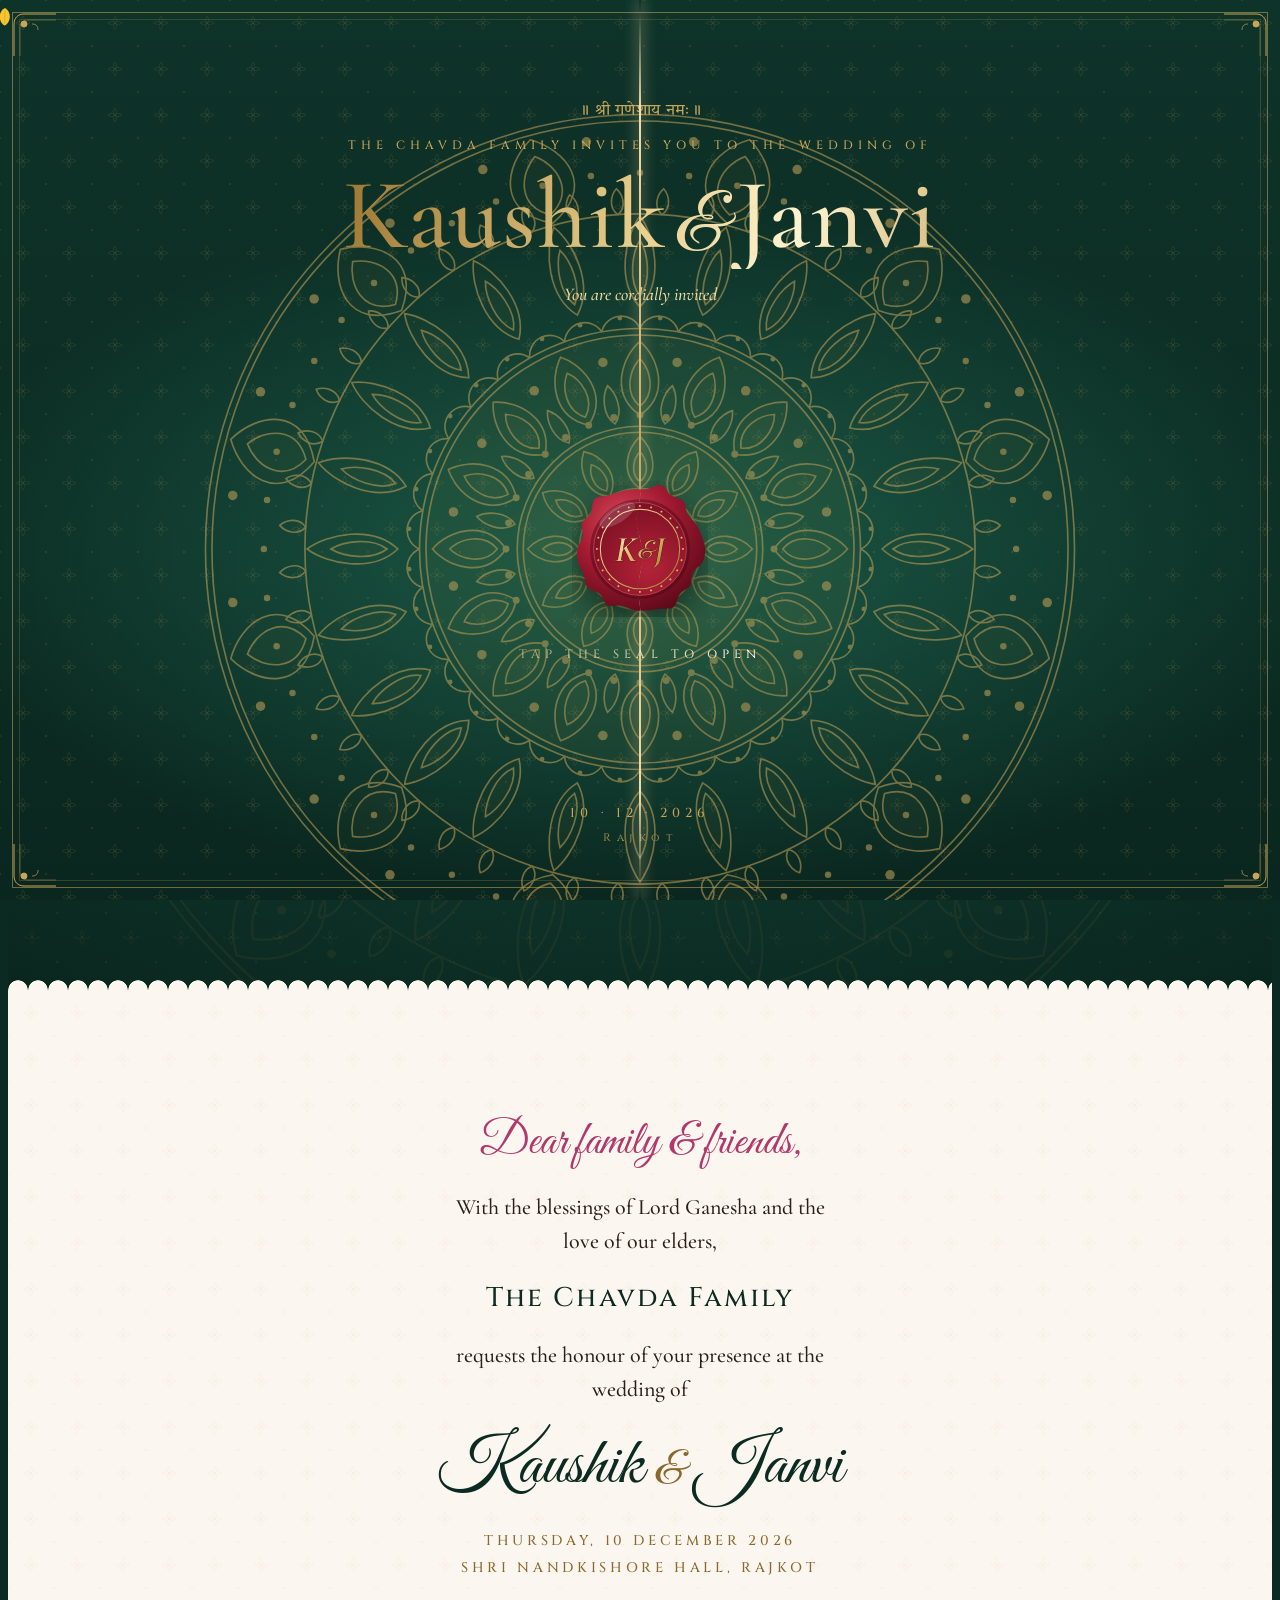
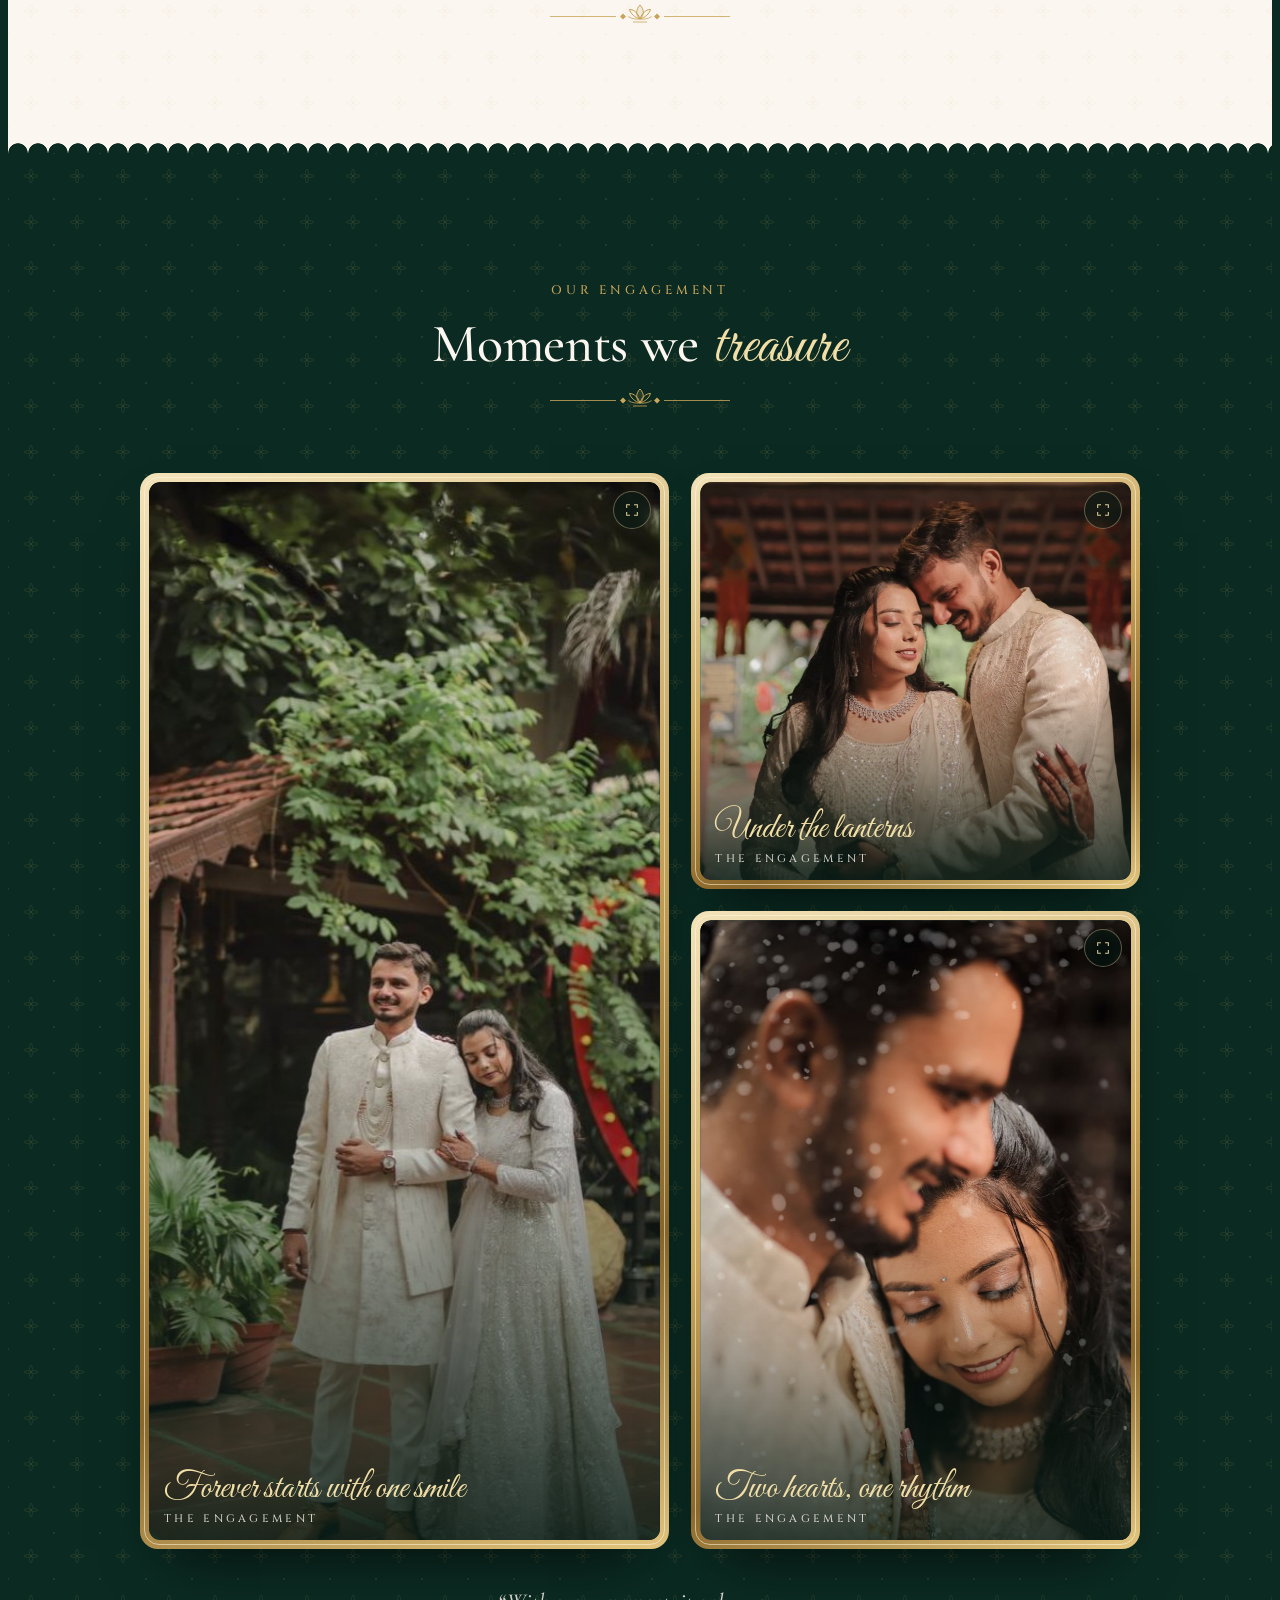
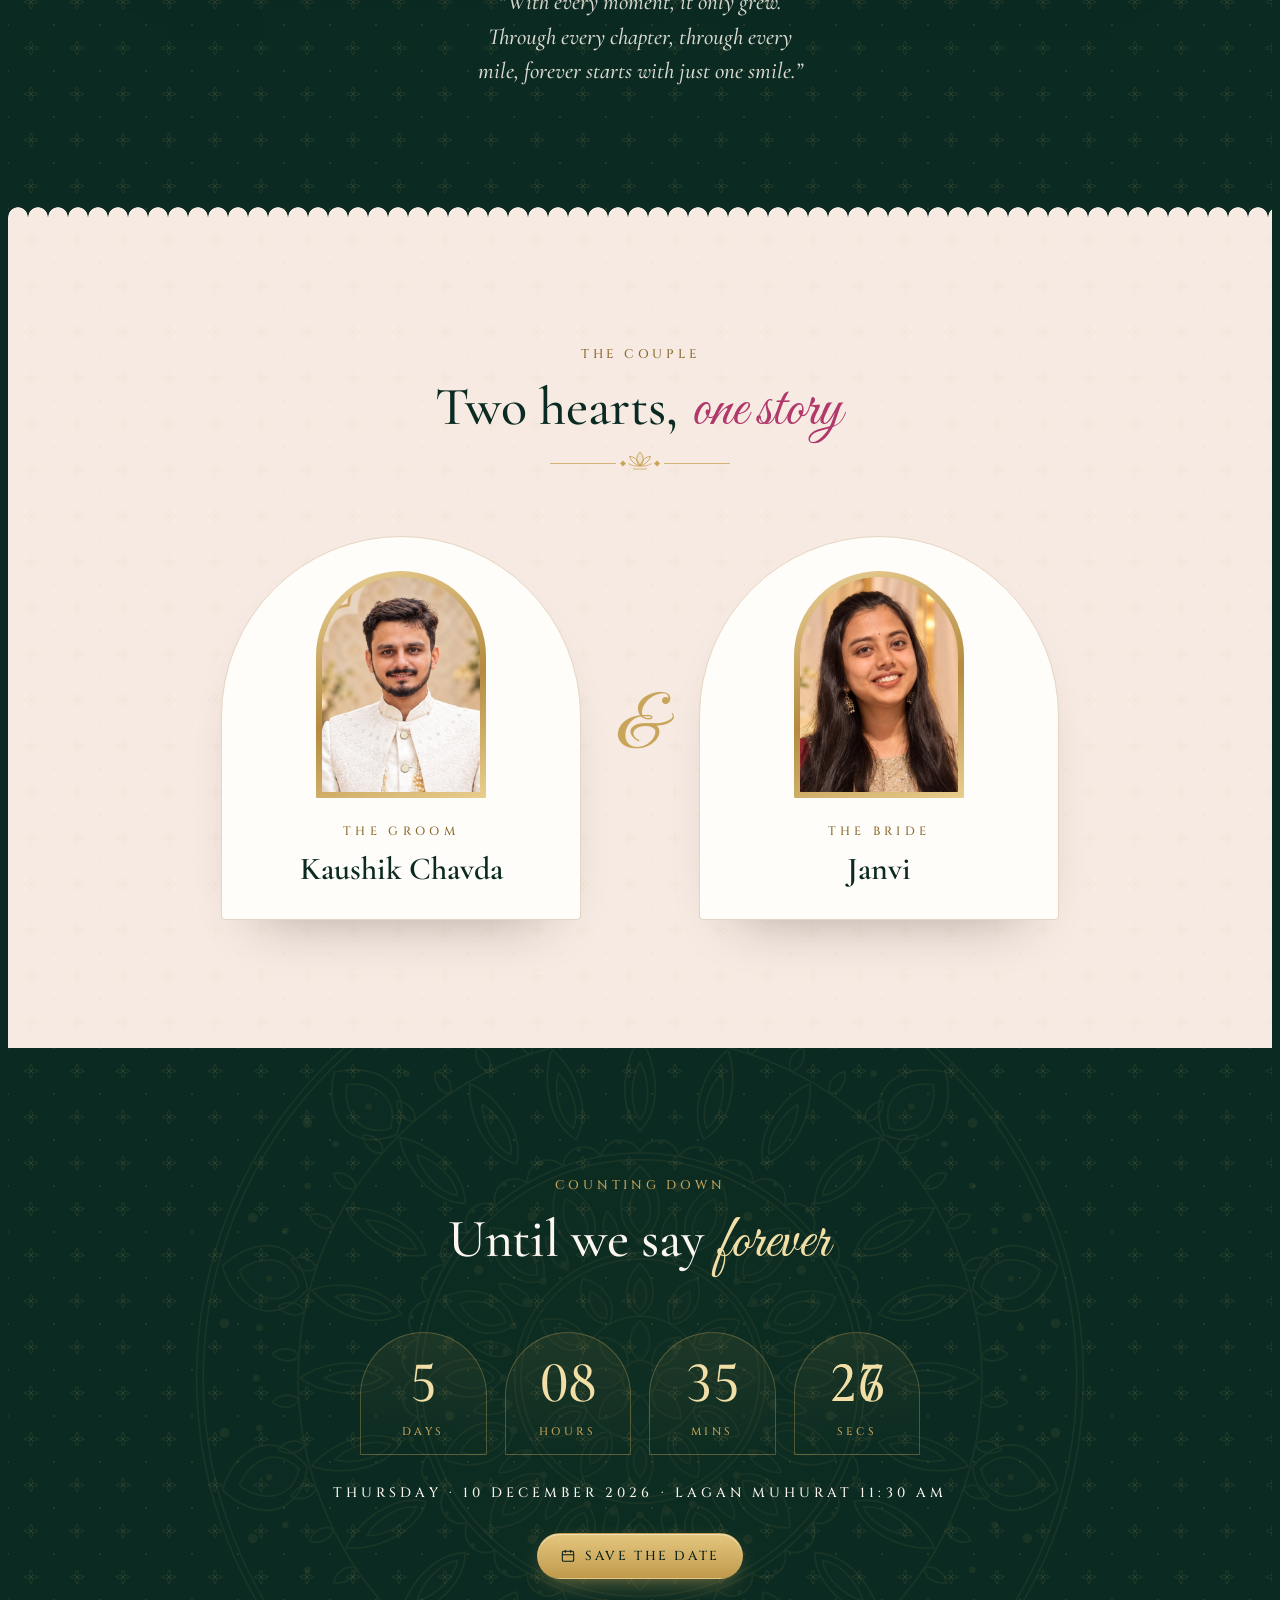
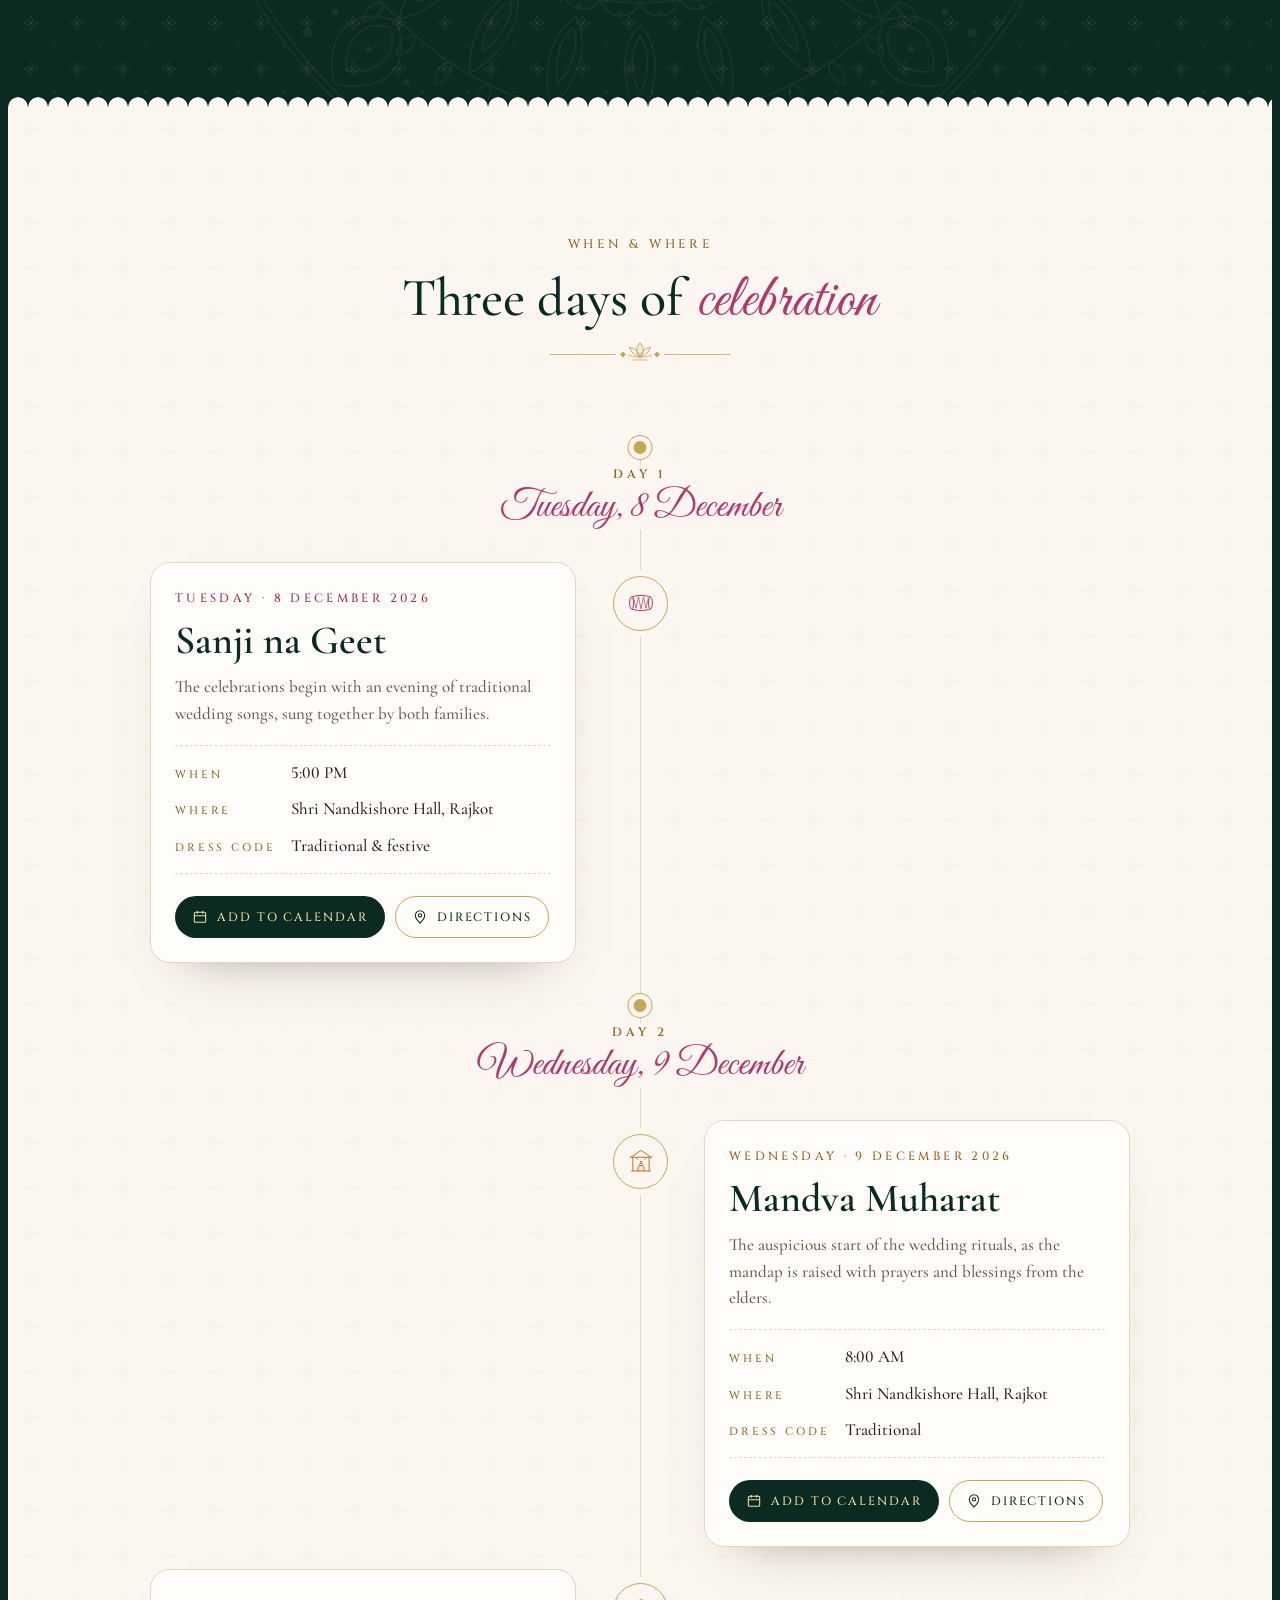
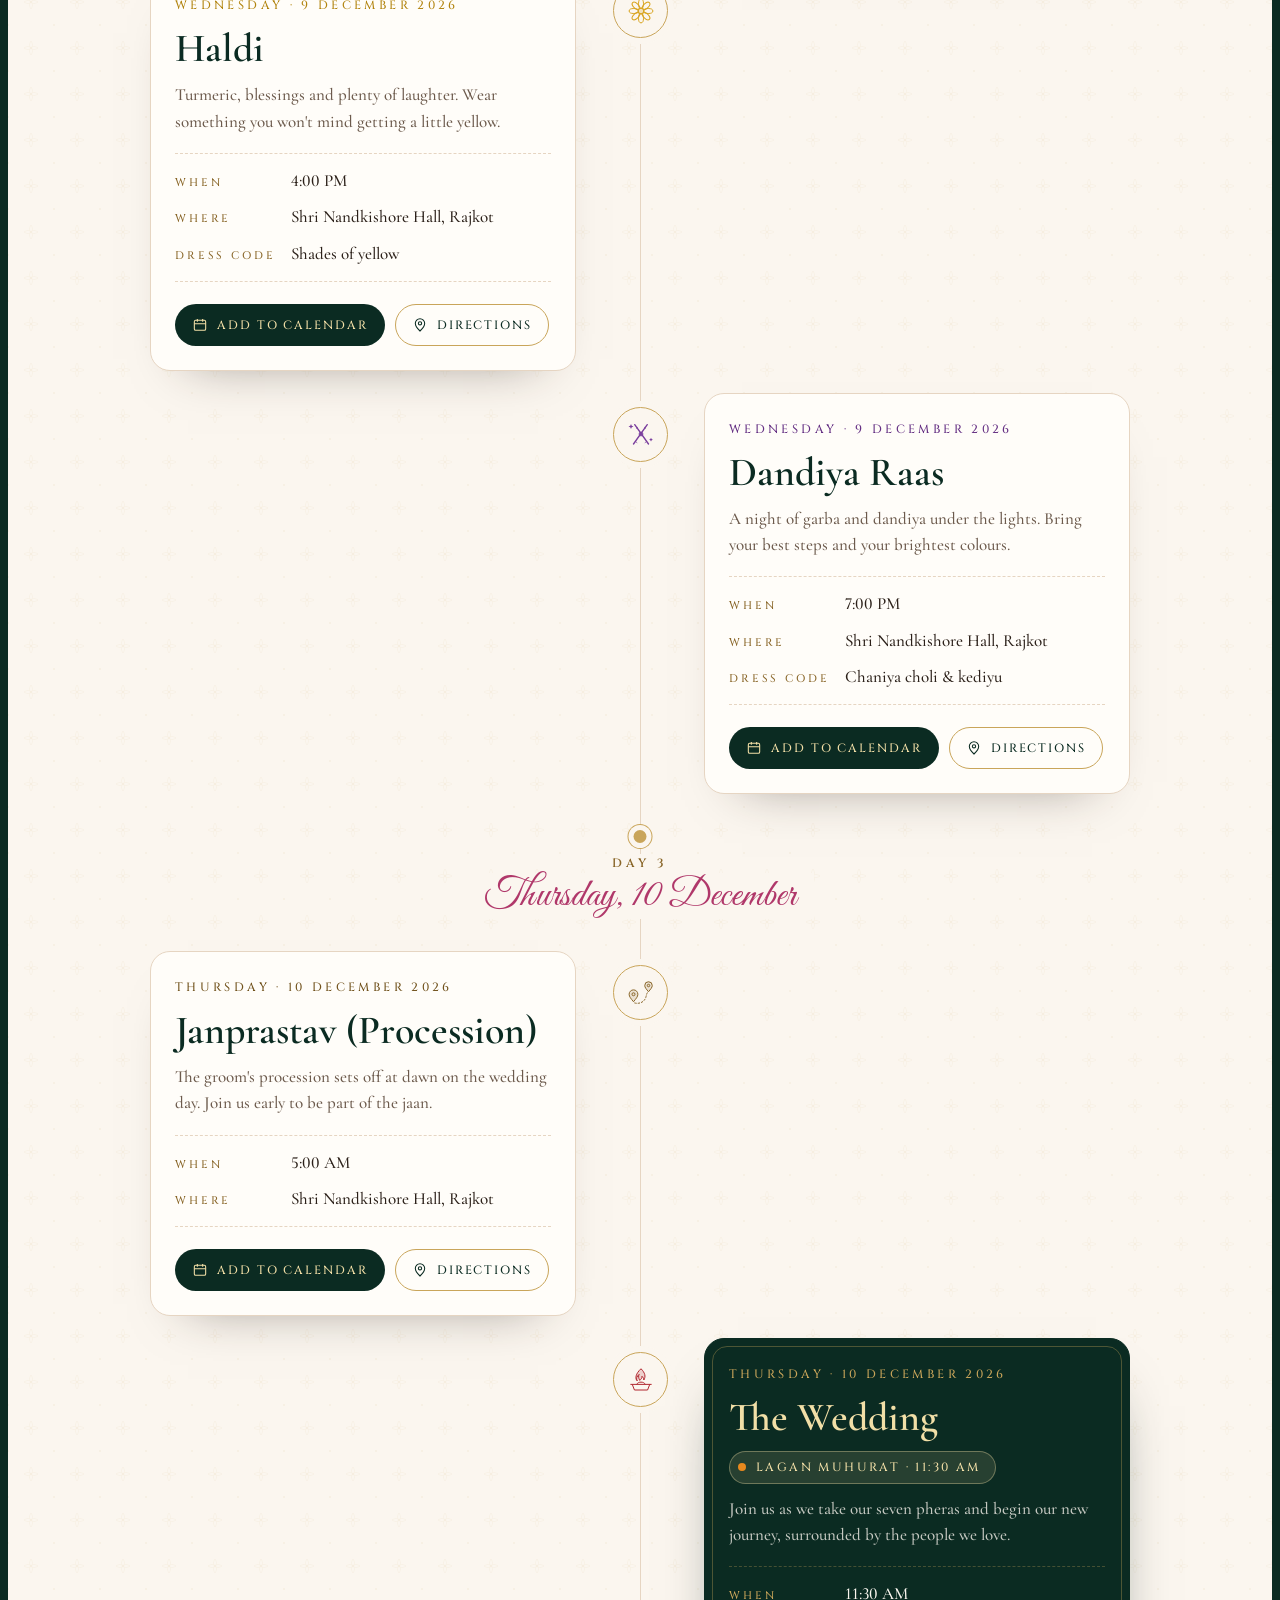
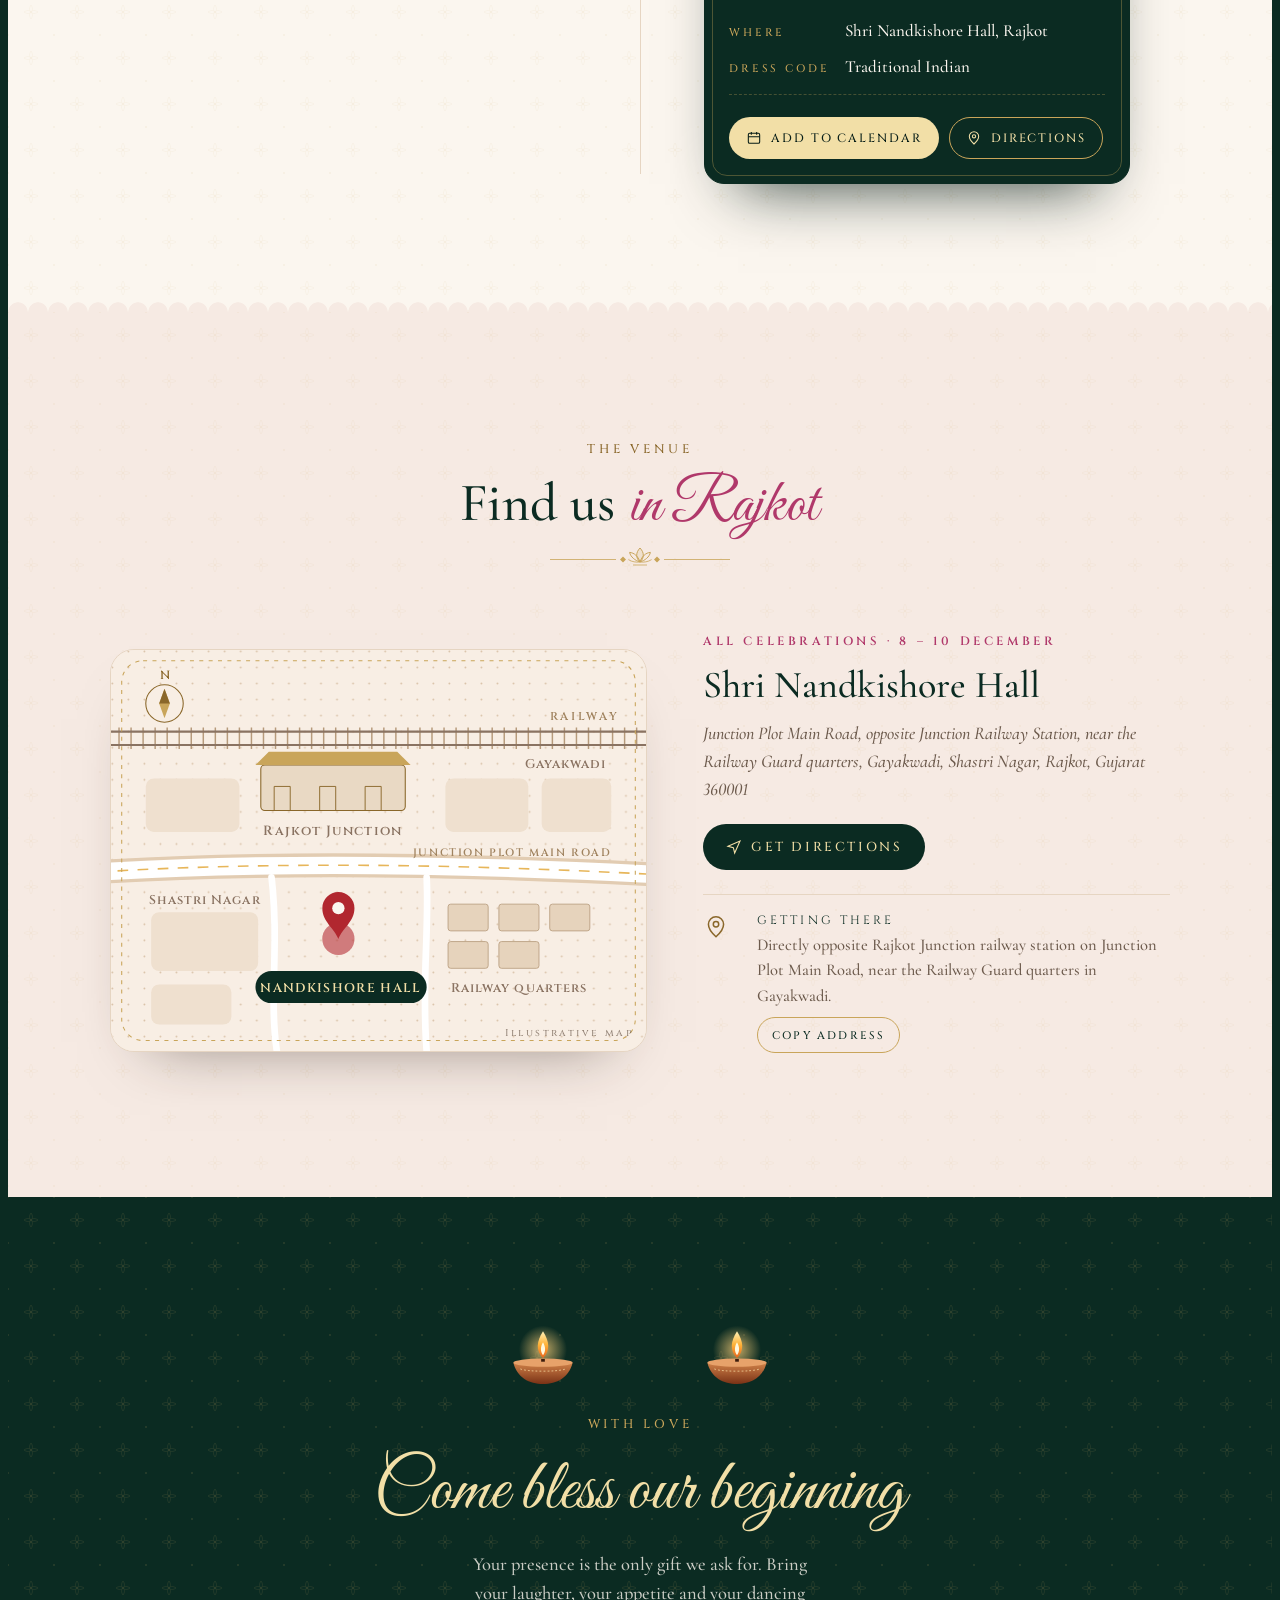
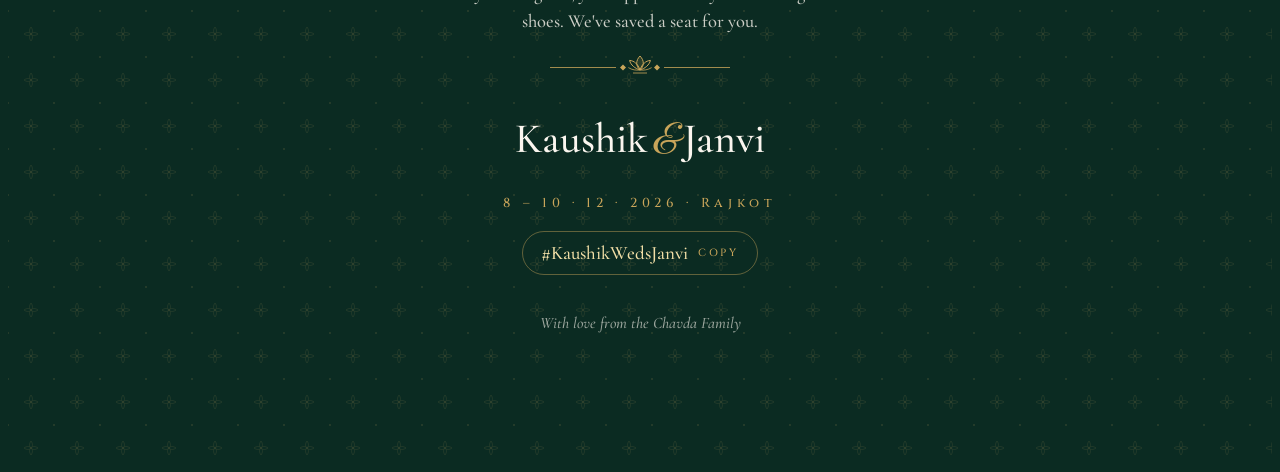
<file: index.html>
<!doctype html>
<html lang="en" prefix="og: https://ogp.me/ns#">
<head>
<meta charset="utf-8">
<meta name="viewport" content="width=device-width,initial-scale=1,viewport-fit=cover">
<title>Kaushik weds Janvi · Wedding Invitation</title>
<meta name="description" content="The Chavda Family invites you · 8 – 10 December 2026 · Shri Nandkishore Hall, Rajkot">
<meta property="og:title" content="Kaushik weds Janvi · Wedding Invitation">
<meta property="og:description" content="The Chavda Family invites you · 8 – 10 December 2026 · Shri Nandkishore Hall, Rajkot">
<meta property="og:image" content="https://manavchavda31.github.io/Manavchavda31/share/og-en.jpg">
<meta property="og:image:secure_url" content="https://manavchavda31.github.io/Manavchavda31/share/og-en.jpg">
<meta property="og:image:type" content="image/jpeg">
<meta property="og:image:width" content="1200">
<meta property="og:image:height" content="630">
<meta property="og:image:alt" content="Kaushik and Janvi, 8 to 10 December 2026, Rajkot">
<meta property="og:url" content="https://manavchavda31.github.io/Manavchavda31/">
<meta property="og:type" content="website">
<meta property="og:site_name" content="Kaushik weds Janvi">
<meta name="twitter:card" content="summary_large_image">
<meta name="twitter:title" content="Kaushik weds Janvi · Wedding Invitation">
<meta name="twitter:description" content="The Chavda Family invites you · 8 – 10 December 2026 · Shri Nandkishore Hall, Rajkot">
<meta name="twitter:image" content="https://manavchavda31.github.io/Manavchavda31/share/og-en.jpg">
<meta name="theme-color" content="#0B2B22">
<link rel="icon" href="data:image/svg+xml,%3Csvg xmlns='http://www.w3.org/2000/svg' viewBox='0 0 64 64'%3E%3Ccircle cx='32' cy='32' r='30' fill='%230B2B22'/%3E%3Ctext x='32' y='42' text-anchor='middle' font-family='Georgia' font-style='italic' font-size='26' fill='%23F2DFA7'%3EK%26J%3C/text%3E%3C/svg%3E">
</head>
<body>
<title>Kaushik &amp; Janvi</title>
<meta name="claude:viewport-fit-sides" content="cover">
<meta name="description" content="The Chavda Family invites you to the wedding of Kaushik and Janvi.">
<link rel="preconnect" href="https://fonts.googleapis.com">
<link rel="preconnect" href="https://fonts.gstatic.com" crossorigin>
<link rel="stylesheet" href="https://fonts.googleapis.com/css2?family=Cormorant+Garamond:ital,wght@0,400;0,500;0,600;0,700;1,400;1,500;1,600&family=Cinzel:wght@400;500;600&family=Great+Vibes&family=Tiro+Devanagari+Hindi&display=swap">
<script>document.documentElement.classList.add('js');</script>
<link rel="stylesheet" href="app.css?d78268cf">

<canvas id="petals" aria-hidden="true"></canvas>

<!-- ============ GATE ============ -->
<div class="gate" id="gate" role="dialog" aria-label="Wedding invitation cover">
  <div class="door door-l"><div class="door-face"></div></div>
  <div class="door door-r"><div class="door-face"></div></div>
  <div class="seam"></div>
  <div class="flash"></div>
  <button class="seal" id="seal" type="button" aria-label="Open the invitation">
    <span class="seal-in"><span class="seal-half l"></span><span class="seal-half r"></span></span>
  </button>
  <p class="tap-hint"><span>Tap the seal to open</span></p>
</div>

<template id="coverTpl">
  <div class="cover texture">
    <div class="cover-mandala" data-mandala></div>
    <div class="cover-frame"><span class="corner tl"></span><span class="corner tr"></span><span class="corner bl"></span><span class="corner br"></span></div>
    <div class="cover-top">
      <p class="deva">॥ श्री गणेशाय नमः ॥</p>
      <p class="cover-label" data-bind="coverLabel">The Chavda Family invites you to the wedding of</p>
      <h2 class="cover-names foil"><span data-bind="groom.first">Kaushik</span><i>&amp;</i><span data-bind="bride.first">Janvi</span></h2>
      <p class="cover-guest" data-guest-cover></p>
    </div>
    <div class="cover-bottom"><span data-bind="dateShort" style="font-size:13px;letter-spacing:.38em;opacity:1;margin:0">10 · 12 · 2026</span><span data-bind="cityShort">Rajkot</span></div>
  </div>
</template>

<!-- ============ HERO ============ -->
<header class="hero" id="home">
  <div class="hero-stage texture">
    <div class="hero-mandala"><div data-mandala></div></div>
  </div>
  <svg class="toran" id="toran" aria-hidden="true"></svg>
  <div class="hero-col">
    <div class="hero-top">
      <p class="deva" style="--d:1.1s">॥ श्री गणेशाय नमः ॥</p>
      <p class="eyebrow" style="--d:1.3s"><span data-bind="hostLine">The Chavda Family invites you</span></p>
    </div>
    <div class="arch-box">
      <div class="arch-photo"><img id="heroPhoto" alt="Kaushik and Janvi"></div>
      <svg class="arch" viewBox="0 0 300 468" aria-hidden="true">
        <path class="draw" pathLength="1" d="M10 468 V190 C10 112 88 84 150 22 C212 84 290 112 290 190 V468"/>
        <path class="a2 draw" pathLength="1" d="M22 468 V194 C22 122 98 96 150 40 C202 96 278 122 278 194 V468"/>
        <path class="draw" pathLength="1" d="M10 300 H22 M278 300 H290" />
        <g class="fin"><circle cx="150" cy="12" r="3.2"/><path d="M150 0 C153 4 153 7 150 9 C147 7 147 4 150 0Z"/><circle cx="10" cy="190" r="2.4"/><circle cx="290" cy="190" r="2.4"/></g>
      </svg>
      <div class="hero-inner">
        <h1 class="names" style="--d:1.6s"><span class="nm foil" style="--d:1.9s" data-bind="groom.first">Kaushik</span><span class="weds" style="--d:2.4s">weds</span><span class="nm foil" style="--d:2.6s" data-bind="bride.first">Janvi</span></h1>
        <div class="orn" style="--d:3s" data-orn></div>
        <p class="date" style="--d:3.15s" data-bind="dateDots">10 · 12 · 2026</p>
        <p class="place" style="--d:3.3s" data-bind="city">Rajkot, Gujarat</p>
      </div>
    </div>
  </div>
  <a class="scroll-cue" href="#invite">Scroll<i></i></a>
</header>

<main>
<!-- ============ LETTER ============ -->
<section class="band paper texture" id="invite">
  <div class="wrap narrow letter">
    <p class="greet rv">Dear <span id="guestName">family &amp; friends</span>,</p>
    <p class="lede rv" style="--d:.1s">With the blessings of Lord Ganesha and the love of our elders,</p>
    <div class="parents rv" style="--d:.2s"><span data-bind="host">The Chavda Family</span></div>
    <p class="lede rv" style="--d:.3s">requests the honour of your presence at the wedding of</p>
    <p class="couple-line rv rv-zoom" style="--d:.4s"><span data-bind="groom.first">Kaushik</span> <em>&amp;</em> <span data-bind="bride.first">Janvi</span></p>
    <p class="when rv" style="--d:.5s"><span data-bind="dateLong">Thursday, 10 December 2026</span><br><span data-bind="venue.name">Shri Nandkishore Hall</span>, <span data-bind="cityShort">Rajkot</span></p>
    <div class="orn rv" data-orn></div>
    <p class="elders rv" data-bind-wrap="elders"><b>With blessings from</b><span data-bind="elders"></span></p>
  </div>
</section>

<!-- ============ ALBUM ============ -->
<section class="band green texture album" id="album">
  <div class="wrap">
    <header class="sh rv">
      <p class="eyebrow">Our engagement</p>
      <h2 class="h2">Moments we <em>treasure</em></h2>
      <div class="orn" data-orn></div>
    </header>
    <div class="album-track" id="albumTrack" aria-label="Photo album"></div>
    <div class="album-dots" id="albumDots" aria-label="Choose photo"></div>
    <p class="album-quote rv">“With every moment, it only grew. Through every chapter, through every mile, forever starts with just one smile.”</p>
  </div>
</section>

<!-- ============ COUPLE ============ -->
<section class="band blush texture" id="couple">
  <div class="wrap">
    <header class="sh rv">
      <p class="eyebrow">The couple</p>
      <h2 class="h2">Two hearts, <em>one story</em></h2>
      <div class="orn" data-orn></div>
    </header>
    <div class="couple">
      <article class="person rv rv-l" data-tilt>
        <div class="portrait"><div class="portrait-in" data-photo="groom"><span class="initial" data-bind="groom.initial">K</span></div></div>
        <p class="role">The groom</p>
        <h3 class="pname" data-bind="groom.full">Kaushik Chavda</h3>
        <p class="pparents" data-bind="groom.parents"></p>
        <p class="about" data-bind="groom.about"></p>
      </article>
      <div class="amp rv rv-zoom" style="--d:.2s" aria-hidden="true">&amp;</div>
      <article class="person rv rv-r" style="--d:.15s" data-tilt>
        <div class="portrait"><div class="portrait-in" data-photo="bride"><span class="initial" data-bind="bride.initial">J</span></div></div>
        <p class="role">The bride</p>
        <h3 class="pname" data-bind="bride.full">Janvi</h3>
        <p class="pparents" data-bind="bride.parents"></p>
        <p class="about" data-bind="bride.about"></p>
      </article>
    </div>
  </div>
</section>

<!-- ============ COUNTDOWN ============ -->
<section class="band green countdown texture" id="countdown">
  <div class="cd-mandala"><div data-mandala></div></div>
  <div class="wrap narrow center">
    <header class="sh rv">
      <p class="eyebrow">Counting down</p>
      <h2 class="h2">Until we say <em>forever</em></h2>
    </header>
    <div class="cd rv" id="cd" aria-live="off">
      <div class="cd-unit"><div class="cd-num" data-u="d"><span>000</span></div><small>Days</small></div>
      <div class="cd-unit"><div class="cd-num" data-u="h"><span>00</span></div><small>Hours</small></div>
      <div class="cd-unit"><div class="cd-num" data-u="m"><span>00</span></div><small>Mins</small></div>
      <div class="cd-unit"><div class="cd-num" data-u="s"><span>00</span></div><small>Secs</small></div>
    </div>
    <p class="cd-date rv" id="cdDate">Thursday · 10 December 2026</p>
    <a class="btn btn-gold rv" id="saveDate" href="#" target="_blank" rel="noopener"><svg viewBox="0 0 24 24" fill="none" stroke="currentColor" stroke-width="1.6"><rect x="3.5" y="5" width="17" height="15" rx="2"/><path d="M3.5 10h17M8 3v4M16 3v4"/></svg>Save the date</a>
  </div>
</section>

<!-- ============ EVENTS ============ -->
<section class="band paper texture" id="events">
  <div class="wrap">
    <header class="sh rv">
      <p class="eyebrow">When &amp; where</p>
      <h2 class="h2">Three days of <em>celebration</em></h2>
      <div class="orn" data-orn></div>
    </header>
    <div class="timeline" id="timeline"><div class="tl-line"><i></i></div></div>
  </div>
</section>

<!-- ============ VENUE ============ -->
<section class="band blush texture" id="venue">
  <div class="wrap">
    <header class="sh rv">
      <p class="eyebrow">The venue</p>
      <h2 class="h2">Find us <em>in Rajkot</em></h2>
      <div class="orn" data-orn></div>
    </header>
    <div class="venue">
      <div class="map rv rv-zoom" id="map"></div>
      <div class="venue-info rv" style="--d:.15s">
        <p class="venue-when" data-bind="venue.when">All celebrations · 8 – 10 December</p>
        <h3 data-bind="venue.name">Shri Nandkishore Hall</h3>
        <p class="addr" data-bind="venue.address">Junction Plot Main Road, opposite Junction Railway Station, near the Railway Guard quarters, Gayakwadi, Shastri Nagar, Rajkot, Gujarat 360001</p>
        <div class="btns">
          <a class="btn btn-dark" id="dirBtn" href="#" target="_blank" rel="noopener"><svg viewBox="0 0 24 24" fill="none" stroke="currentColor" stroke-width="1.6"><path d="M3 11 21 3l-8 18-2-8-8-2Z"/></svg>Get directions</a>
        </div>
        <ul class="tips" id="tips"></ul>
      </div>
    </div>
  </div>
</section>

</main>

<!-- ============ FOOTER ============ -->
<footer class="band green footer texture">
  <div class="wrap narrow">
    <div class="diyas rv" id="diyas"></div>
    <p class="eyebrow rv">With love</p>
    <h2 class="bless rv">Come bless our beginning</h2>
    <p class="msg rv">Your presence is the only gift we ask for. Bring your laughter, your appetite and your dancing shoes. We've saved a seat for you.</p>
    <div class="orn rv" data-orn></div>
    <p class="sig rv"><span data-bind="groom.first">Kaushik</span><i>&amp;</i><span data-bind="bride.first">Janvi</span></p>
    <p class="sigdate rv" data-bind="footerDate">8 – 10 · 12 · 2026 · Rajkot</p>
    <button class="tag rv" type="button" id="tagBtn"><span data-bind="hashtag">#KaushikWedsJanvi</span><small>Copy</small></button>
    <p class="families rv" data-bind="families">With love from the Chavda Family</p>
  </div>
</footer>

<button class="music" id="music" type="button" aria-label="Pause music" aria-pressed="true" hidden><span class="bars"><i></i><i></i><i></i><i></i></span></button>
<button class="totop" id="toTop" type="button" aria-label="Back to top"><svg class="ring" viewBox="0 0 50 50" aria-hidden="true"><circle cx="25" cy="25" r="23.5" fill="none" stroke="rgba(242,223,167,.22)" stroke-width="1.4"/><circle id="toTopRing" cx="25" cy="25" r="23.5" fill="none" stroke="#C9A55A" stroke-width="1.8" stroke-linecap="round" pathLength="100" stroke-dasharray="100" stroke-dashoffset="100"/></svg><svg class="arrow" viewBox="0 0 24 24" fill="none" stroke="currentColor" stroke-width="1.8" stroke-linecap="round" stroke-linejoin="round" aria-hidden="true"><path d="M12 19V5M6 11l6-6 6 6"/></svg></button>
<div class="toast" id="toast" role="status"></div>
<div class="lb" id="lb" hidden role="dialog" aria-modal="true" aria-label="Photo viewer">
  <div class="lb-stage"><img class="lb-img" id="lbImg" alt=""><div class="lb-cap"><span class="cap-script" id="lbCap"></span><span class="cap-label" id="lbSub"></span></div></div>
  <button class="lb-btn lb-close" id="lbClose" type="button" aria-label="Close"><svg viewBox="0 0 24 24" fill="none" stroke="currentColor" stroke-width="1.6"><path d="M6 6l12 12M18 6 6 18"/></svg></button>
  <button class="lb-btn lb-prev" id="lbPrev" type="button" aria-label="Previous photo"><svg viewBox="0 0 24 24" fill="none" stroke="currentColor" stroke-width="1.6"><path d="M15 5l-7 7 7 7"/></svg></button>
  <button class="lb-btn lb-next" id="lbNext" type="button" aria-label="Next photo"><svg viewBox="0 0 24 24" fill="none" stroke="currentColor" stroke-width="1.6"><path d="M9 5l7 7-7 7"/></svg></button>
  <p class="lb-count" id="lbCount">1 / 3</p>
</div>

<script src="app.js?b6ef2bec"></script>



</body>
</html>
</file>
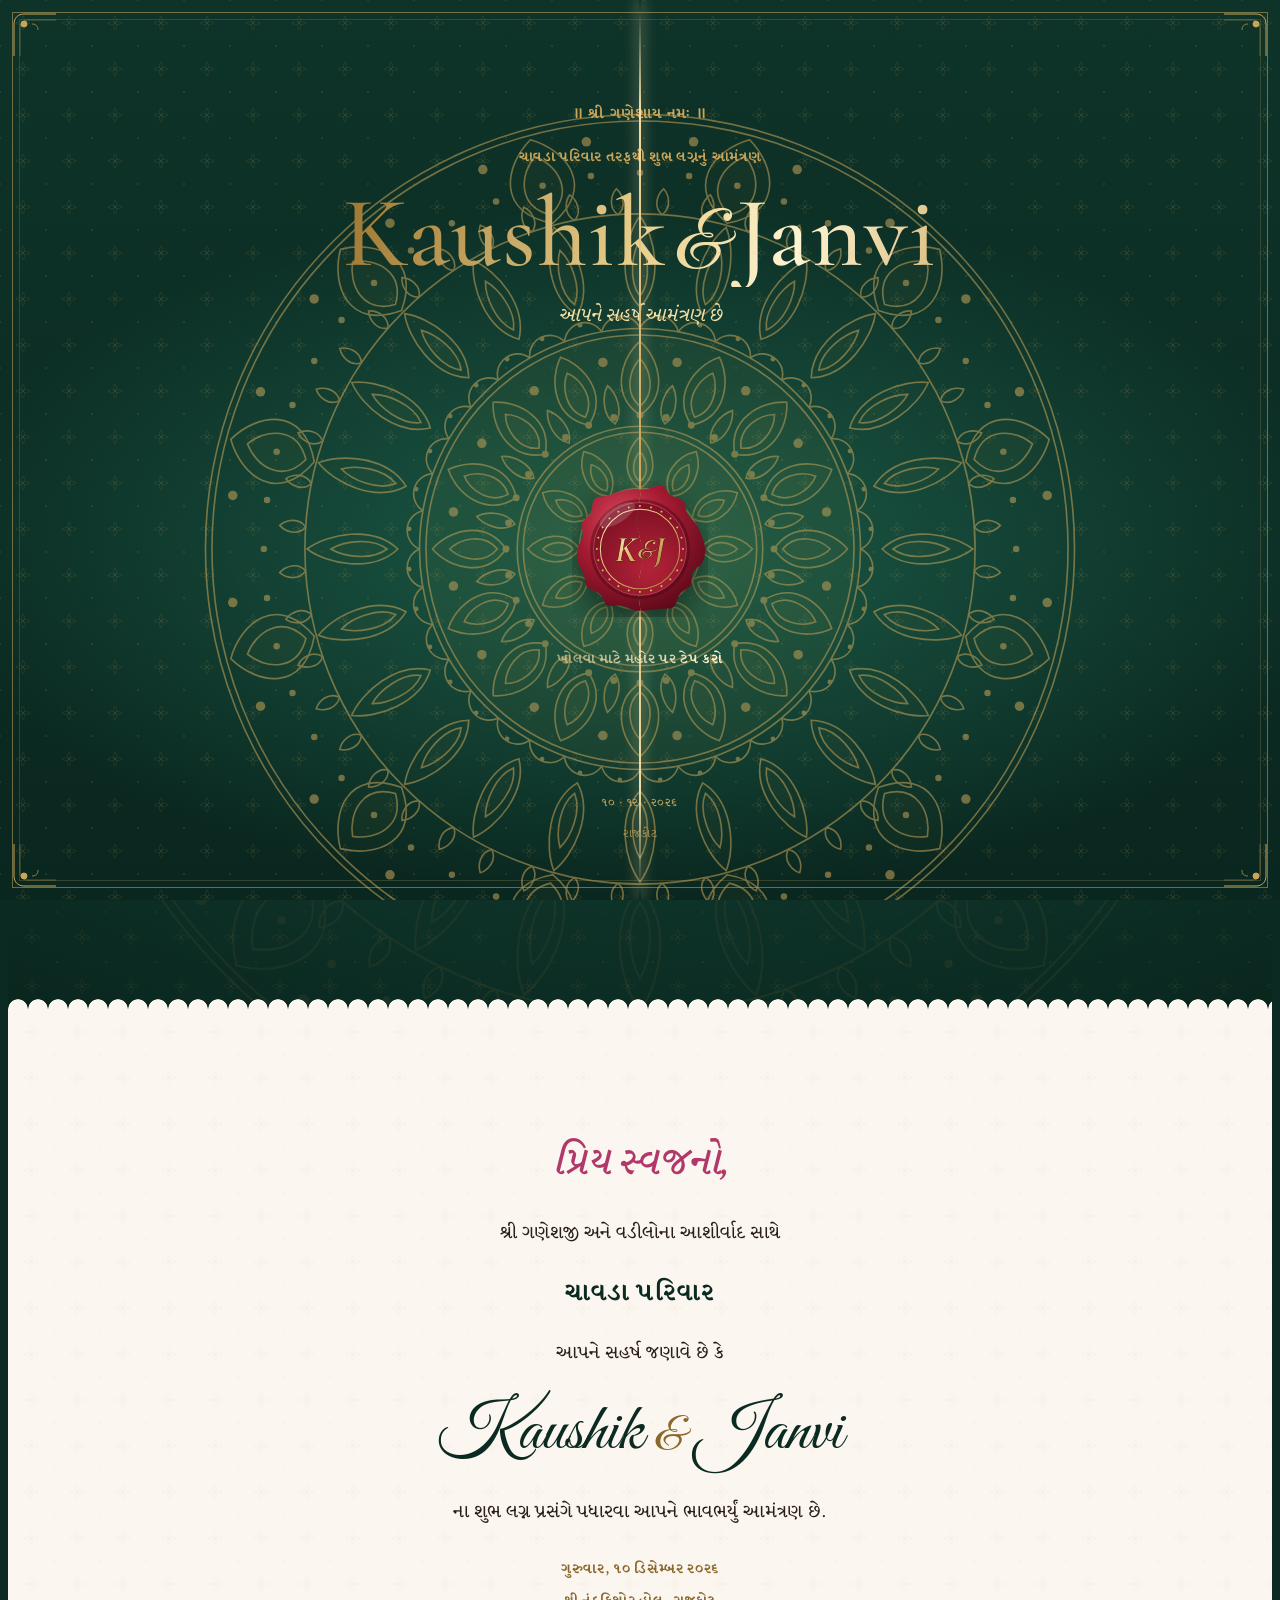
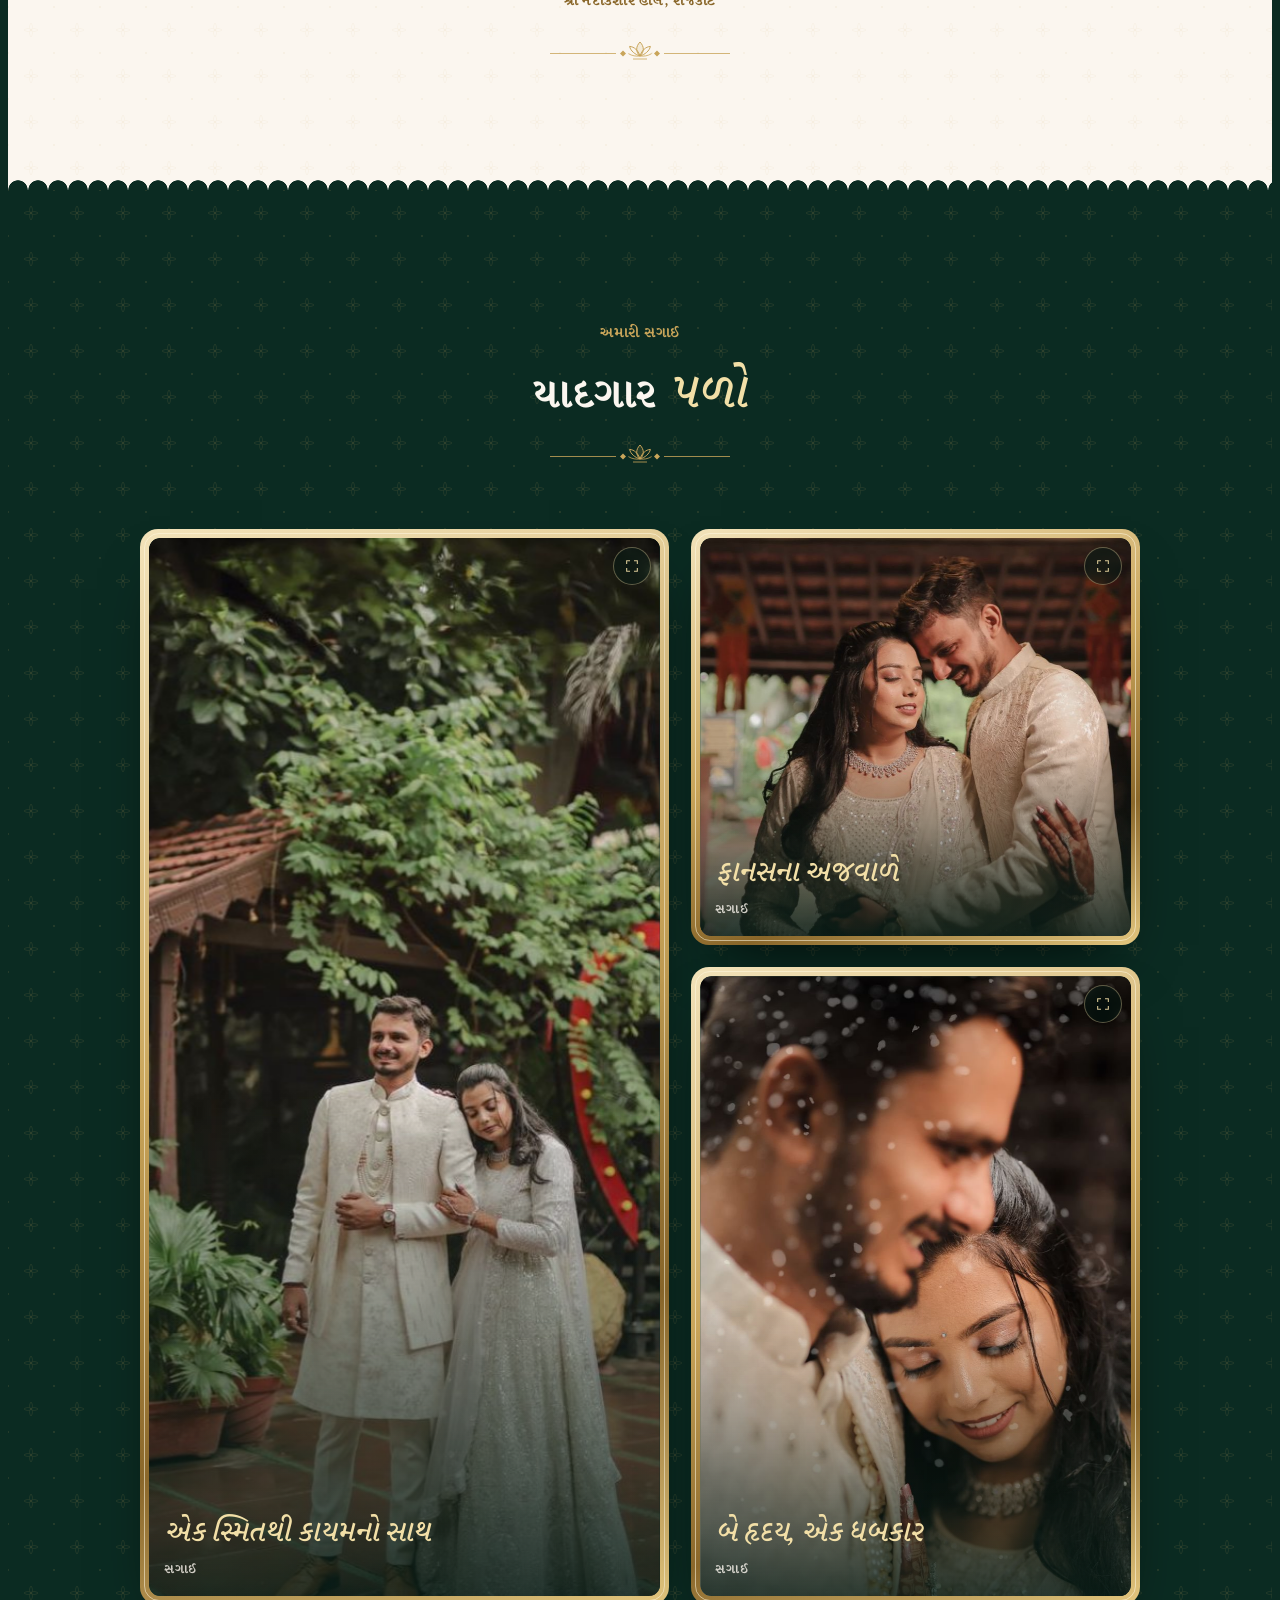
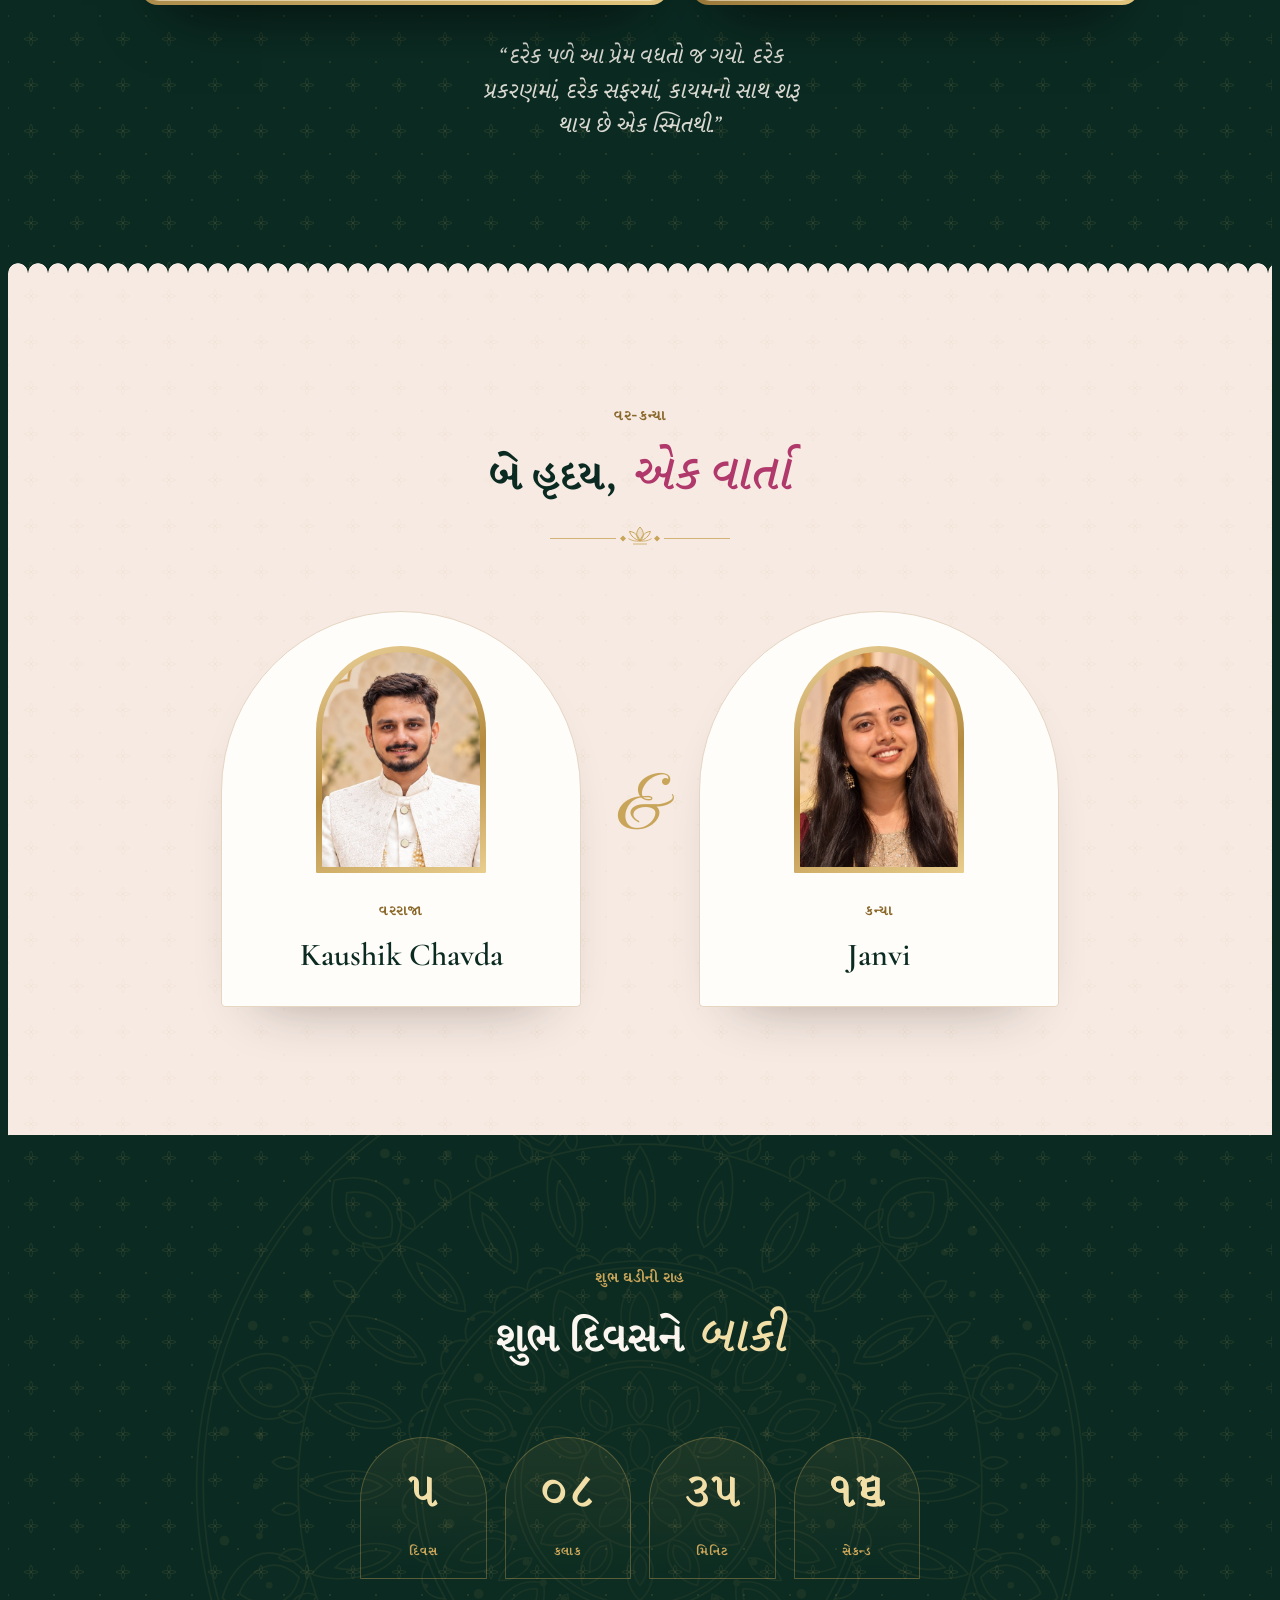
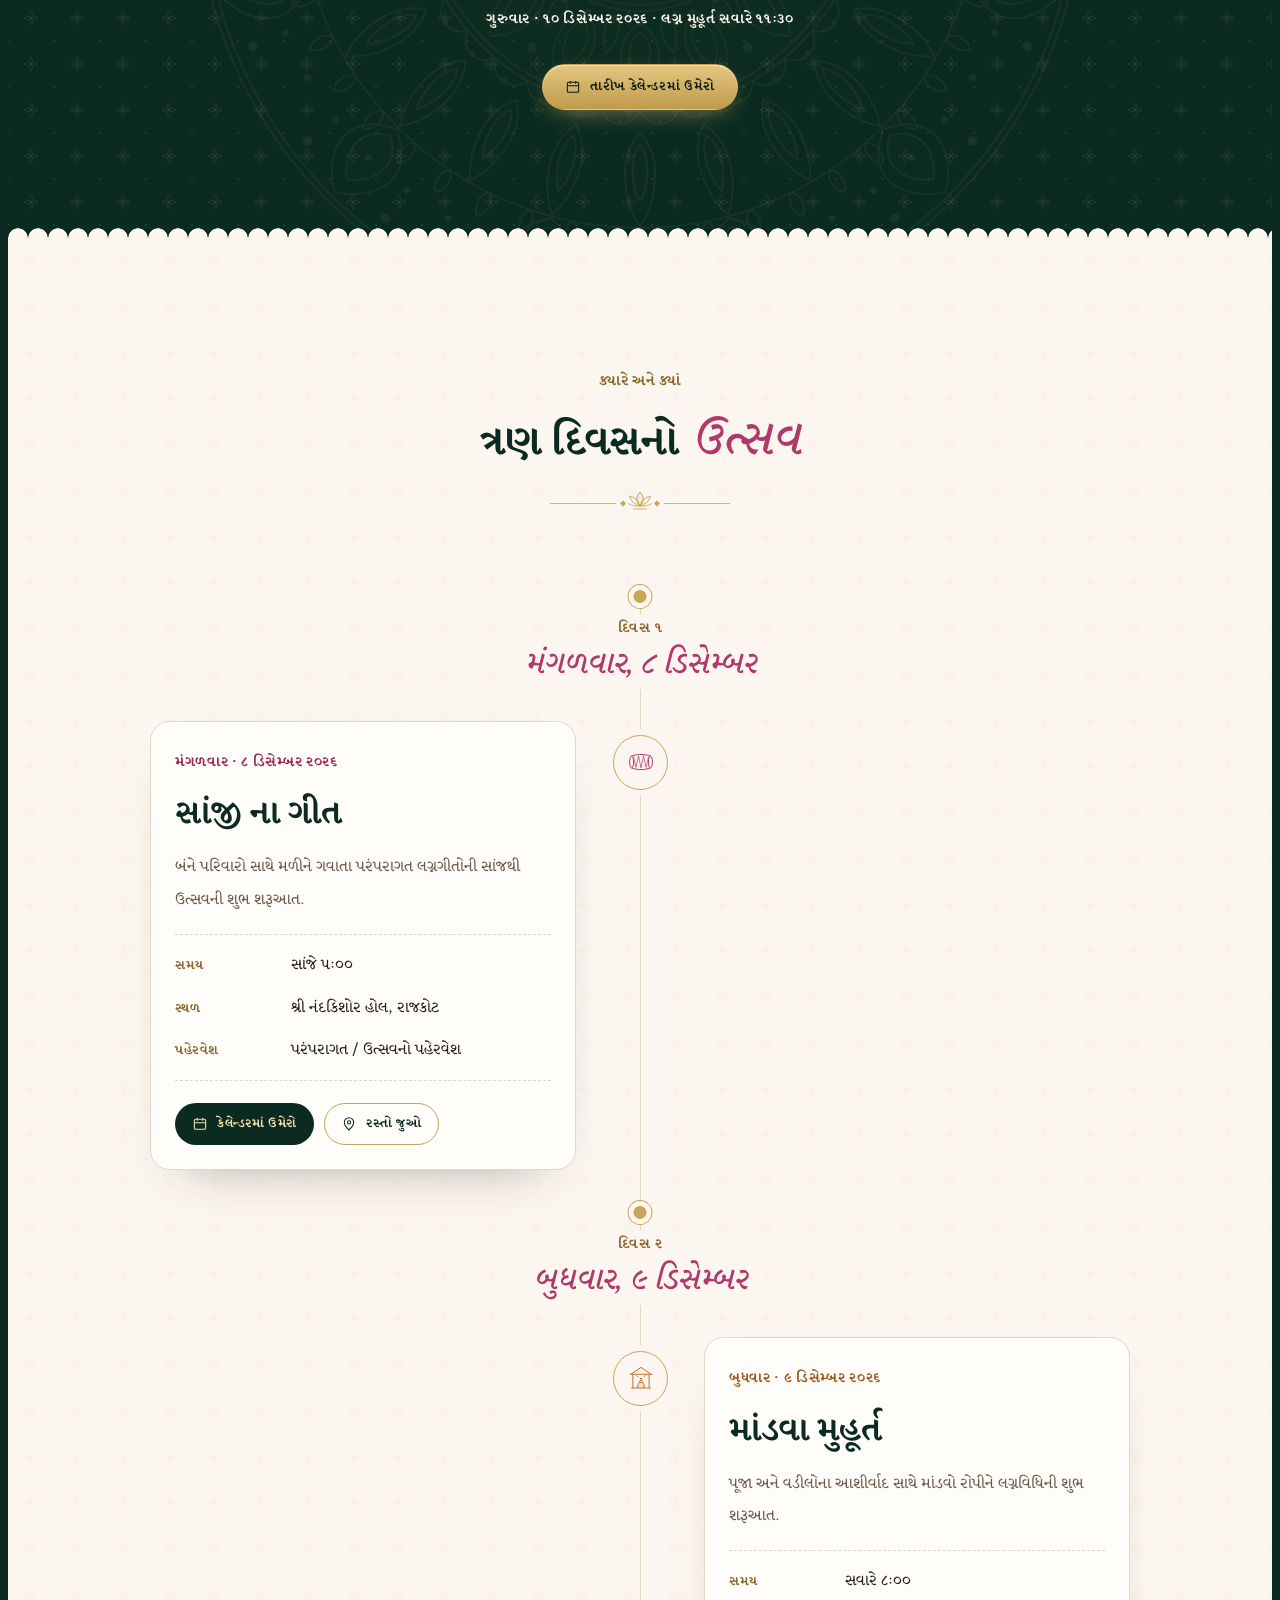
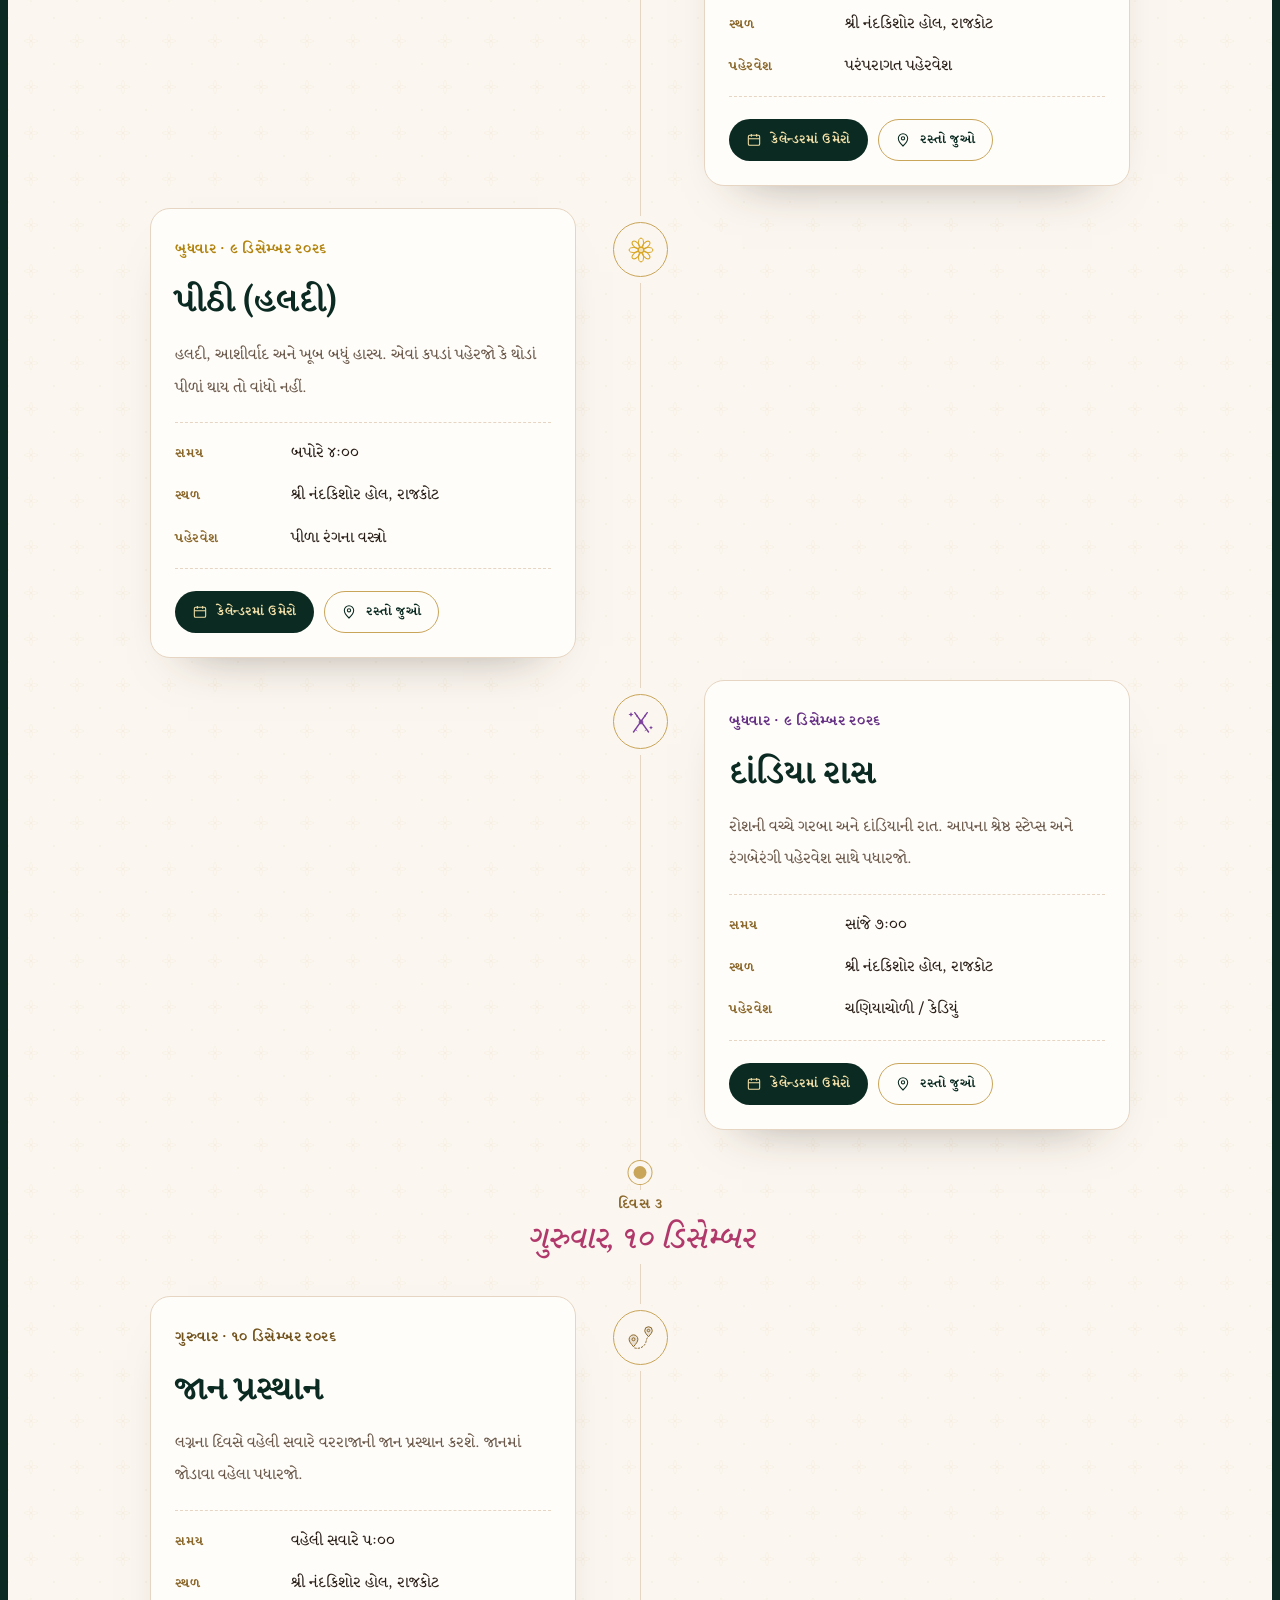
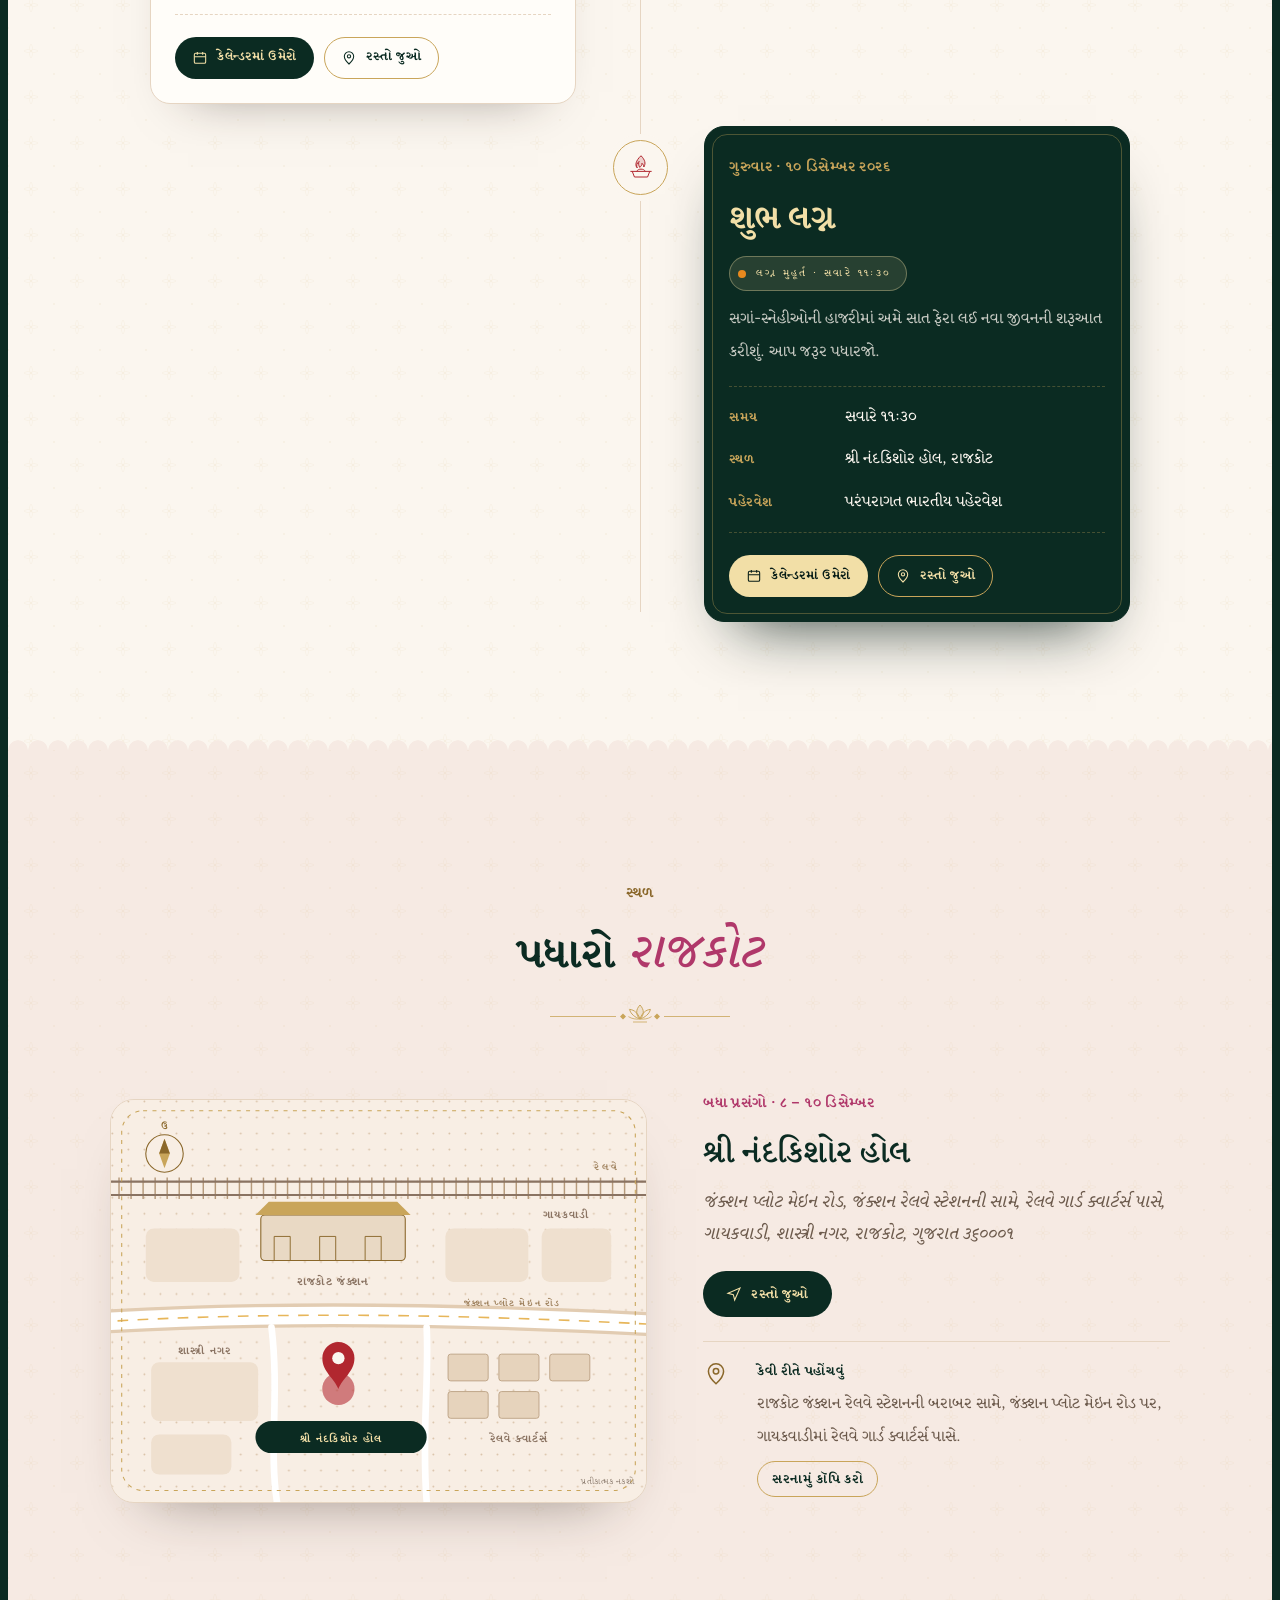
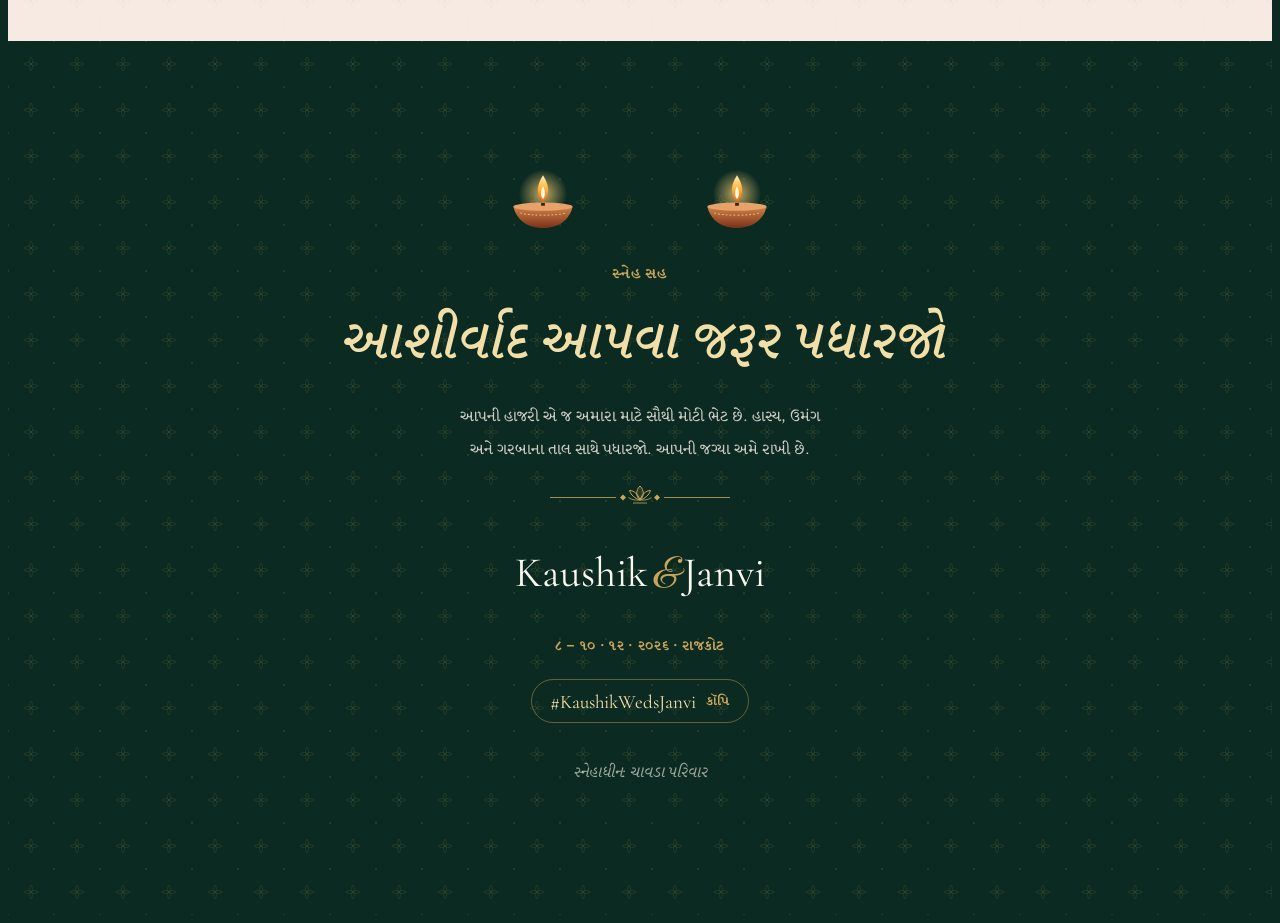
<file: gu/index.html>
<!doctype html>
<html lang="gu" prefix="og: https://ogp.me/ns#">
<head>
<meta charset="utf-8">
<meta name="viewport" content="width=device-width,initial-scale=1,viewport-fit=cover">
<title>Kaushik weds Janvi · શુભ લગ્ન</title>
<meta name="description" content="ચાવડા પરિવાર તરફથી સ્નેહભર્યું આમંત્રણ · ૮ – ૧૦ ડિસેમ્બર ૨૦૨૬ · શ્રી નંદકિશોર હોલ, રાજકોટ">
<meta property="og:title" content="Kaushik weds Janvi · શુભ લગ્ન">
<meta property="og:description" content="ચાવડા પરિવાર તરફથી સ્નેહભર્યું આમંત્રણ · ૮ – ૧૦ ડિસેમ્બર ૨૦૨૬ · શ્રી નંદકિશોર હોલ, રાજકોટ">
<meta property="og:image" content="https://manavchavda31.github.io/Manavchavda31/share/og-gu.jpg">
<meta property="og:image:secure_url" content="https://manavchavda31.github.io/Manavchavda31/share/og-gu.jpg">
<meta property="og:image:type" content="image/jpeg">
<meta property="og:image:width" content="1200">
<meta property="og:image:height" content="630">
<meta property="og:image:alt" content="Kaushik અને Janvi, ૮ – ૧૦ ડિસેમ્બર ૨૦૨૬, રાજકોટ">
<meta property="og:url" content="https://manavchavda31.github.io/Manavchavda31/gu/">
<meta property="og:type" content="website">
<meta property="og:site_name" content="Kaushik weds Janvi">
<meta name="twitter:card" content="summary_large_image">
<meta name="twitter:title" content="Kaushik weds Janvi · શુભ લગ્ન">
<meta name="twitter:description" content="ચાવડા પરિવાર તરફથી સ્નેહભર્યું આમંત્રણ · ૮ – ૧૦ ડિસેમ્બર ૨૦૨૬ · શ્રી નંદકિશોર હોલ, રાજકોટ">
<meta name="twitter:image" content="https://manavchavda31.github.io/Manavchavda31/share/og-gu.jpg">
<meta name="theme-color" content="#0B2B22">
<link rel="icon" href="data:image/svg+xml,%3Csvg xmlns='http://www.w3.org/2000/svg' viewBox='0 0 64 64'%3E%3Ccircle cx='32' cy='32' r='30' fill='%230B2B22'/%3E%3Ctext x='32' y='42' text-anchor='middle' font-family='Georgia' font-style='italic' font-size='26' fill='%23F2DFA7'%3EK%26J%3C/text%3E%3C/svg%3E">
</head>
<body>
<title>Kaushik &amp; Janvi કંકોત્રી</title>
<meta name="claude:viewport-fit-sides" content="cover">
<meta name="description" content="ચાવડા પરિવાર તરફથી Kaushik અને Janvi ના શુભ લગ્નનું આમંત્રણ.">
<link rel="preconnect" href="https://fonts.googleapis.com">
<link rel="preconnect" href="https://fonts.gstatic.com" crossorigin>
<link rel="stylesheet" href="https://fonts.googleapis.com/css2?family=Cormorant+Garamond:ital,wght@0,400;0,500;0,600;0,700;1,400;1,500;1,600&family=Cinzel:wght@400;500;600&family=Great+Vibes&family=Rasa:ital,wght@0,400;0,500;0,600;0,700;1,400;1,500;1,600&family=Noto+Serif+Gujarati:wght@400;500;600&display=swap">
<script>document.documentElement.classList.add('js');document.documentElement.lang='gu';</script>
<link rel="stylesheet" href="app.css?2e7e7ae7">

<canvas id="petals" aria-hidden="true"></canvas>

<!-- ============ GATE ============ -->
<div class="gate" id="gate" role="dialog" aria-label="લગ્ન કંકોત્રી">
  <div class="door door-l"><div class="door-face"></div></div>
  <div class="door door-r"><div class="door-face"></div></div>
  <div class="seam"></div>
  <div class="flash"></div>
  <button class="seal" id="seal" type="button" aria-label="કંકોત્રી ખોલો">
    <span class="seal-in"><span class="seal-half l"></span><span class="seal-half r"></span></span>
  </button>
  <p class="tap-hint"><span>ખોલવા માટે મહોર પર ટેપ કરો</span></p>
</div>

<template id="coverTpl">
  <div class="cover texture">
    <div class="cover-mandala" data-mandala></div>
    <div class="cover-frame"><span class="corner tl"></span><span class="corner tr"></span><span class="corner bl"></span><span class="corner br"></span></div>
    <div class="cover-top">
      <p class="deva">॥ શ્રી ગણેશાય નમઃ ॥</p>
      <p class="cover-label" data-bind="coverLabel">ચાવડા પરિવાર તરફથી શુભ લગ્નનું આમંત્રણ</p>
      <h2 class="cover-names foil"><span data-bind="groom.first">Kaushik</span><i>&amp;</i><span data-bind="bride.first">Janvi</span></h2>
      <p class="cover-guest" data-guest-cover></p>
    </div>
    <div class="cover-bottom"><span data-bind="dateShort" style="font-size:15px;opacity:1;margin:0">૧૦ · ૧૨ · ૨૦૨૬</span><span data-bind="cityShort">રાજકોટ</span></div>
  </div>
</template>

<!-- ============ HERO ============ -->
<header class="hero" id="home">
  <div class="hero-stage texture">
    <div class="hero-mandala"><div data-mandala></div></div>
  </div>
  <svg class="toran" id="toran" aria-hidden="true"></svg>
  <div class="hero-col">
    <div class="hero-top">
      <p class="deva" style="--d:1.1s">॥ શ્રી ગણેશાય નમઃ ॥</p>
      <p class="eyebrow" style="--d:1.3s"><span data-bind="hostLine">ચાવડા પરિવાર તરફથી સ્નેહભર્યું આમંત્રણ</span></p>
    </div>
    <div class="arch-box">
      <div class="arch-photo"><img id="heroPhoto" alt="Kaushik and Janvi"></div>
      <svg class="arch" viewBox="0 0 300 468" aria-hidden="true">
        <path class="draw" pathLength="1" d="M10 468 V190 C10 112 88 84 150 22 C212 84 290 112 290 190 V468"/>
        <path class="a2 draw" pathLength="1" d="M22 468 V194 C22 122 98 96 150 40 C202 96 278 122 278 194 V468"/>
        <path class="draw" pathLength="1" d="M10 300 H22 M278 300 H290" />
        <g class="fin"><circle cx="150" cy="12" r="3.2"/><path d="M150 0 C153 4 153 7 150 9 C147 7 147 4 150 0Z"/><circle cx="10" cy="190" r="2.4"/><circle cx="290" cy="190" r="2.4"/></g>
      </svg>
      <div class="hero-inner">
        <h1 class="names" style="--d:1.6s"><span class="nm foil" style="--d:1.9s" data-bind="groom.first">Kaushik</span><span class="weds" style="--d:2.4s">weds</span><span class="nm foil" style="--d:2.6s" data-bind="bride.first">Janvi</span></h1>
        <div class="orn" style="--d:3s" data-orn></div>
        <p class="date" style="--d:3.15s" data-bind="dateDots">10 · 12 · 2026</p>
        <p class="place" style="--d:3.3s" data-bind="city">Rajkot, Gujarat</p>
      </div>
    </div>
  </div>
  <a class="scroll-cue" href="#invite">આગળ જુઓ<i></i></a>
</header>

<main>
<!-- ============ LETTER ============ -->
<section class="band paper texture" id="invite">
  <div class="wrap narrow letter">
    <p class="greet rv">પ્રિય <span id="guestName">સ્વજનો</span>,</p>
    <p class="lede rv" style="--d:.1s">શ્રી ગણેશજી અને વડીલોના આશીર્વાદ સાથે</p>
    <div class="parents rv" style="--d:.2s"><span data-bind="host">ચાવડા પરિવાર</span></div>
    <p class="lede rv" style="--d:.25s">આપને સહર્ષ જણાવે છે કે</p>
    <p class="couple-line rv rv-zoom" style="--d:.35s"><span data-bind="groom.first">Kaushik</span> <em>&amp;</em> <span data-bind="bride.first">Janvi</span></p>
    <p class="lede rv" style="--d:.45s">ના શુભ લગ્ન પ્રસંગે પધારવા આપને ભાવભર્યું આમંત્રણ છે.</p>
    <p class="when rv" style="--d:.5s"><span data-bind="dateLong">Thursday, 10 December 2026</span><br><span data-bind="venue.name">Shri Nandkishore Hall</span>, <span data-bind="cityShort">Rajkot</span></p>
    <div class="orn rv" data-orn></div>
    <p class="elders rv" data-bind-wrap="elders"><b>આશીર્વાદ</b><span data-bind="elders"></span></p>
  </div>
</section>

<!-- ============ ALBUM ============ -->
<section class="band green texture album" id="album">
  <div class="wrap">
    <header class="sh rv">
      <p class="eyebrow">અમારી સગાઈ</p>
      <h2 class="h2">યાદગાર <em>પળો</em></h2>
      <div class="orn" data-orn></div>
    </header>
    <div class="album-track" id="albumTrack" aria-label="ફોટો આલ્બમ"></div>
    <div class="album-dots" id="albumDots" aria-label="ફોટો પસંદ કરો"></div>
    <p class="album-quote rv">“દરેક પળે આ પ્રેમ વધતો જ ગયો. દરેક પ્રકરણમાં, દરેક સફરમાં, કાયમનો સાથ શરૂ થાય છે એક સ્મિતથી.”</p>
  </div>
</section>

<!-- ============ COUPLE ============ -->
<section class="band blush texture" id="couple">
  <div class="wrap">
    <header class="sh rv">
      <p class="eyebrow">વર-કન્યા</p>
      <h2 class="h2">બે હૃદય, <em>એક વાર્તા</em></h2>
      <div class="orn" data-orn></div>
    </header>
    <div class="couple">
      <article class="person rv rv-l" data-tilt>
        <div class="portrait"><div class="portrait-in" data-photo="groom"><span class="initial" data-bind="groom.initial">K</span></div></div>
        <p class="role">વરરાજા</p>
        <h3 class="pname" data-bind="groom.full">Kaushik Chavda</h3>
        <p class="pparents" data-bind="groom.parents"></p>
        <p class="about" data-bind="groom.about"></p>
      </article>
      <div class="amp rv rv-zoom" style="--d:.2s" aria-hidden="true">&amp;</div>
      <article class="person rv rv-r" style="--d:.15s" data-tilt>
        <div class="portrait"><div class="portrait-in" data-photo="bride"><span class="initial" data-bind="bride.initial">J</span></div></div>
        <p class="role">કન્યા</p>
        <h3 class="pname" data-bind="bride.full">Janvi</h3>
        <p class="pparents" data-bind="bride.parents"></p>
        <p class="about" data-bind="bride.about"></p>
      </article>
    </div>
  </div>
</section>

<!-- ============ COUNTDOWN ============ -->
<section class="band green countdown texture" id="countdown">
  <div class="cd-mandala"><div data-mandala></div></div>
  <div class="wrap narrow center">
    <header class="sh rv">
      <p class="eyebrow">શુભ ઘડીની રાહ</p>
      <h2 class="h2">શુભ દિવસને <em>બાકી</em></h2>
    </header>
    <div class="cd rv" id="cd" aria-live="off">
      <div class="cd-unit"><div class="cd-num" data-u="d"><span>000</span></div><small>દિવસ</small></div>
      <div class="cd-unit"><div class="cd-num" data-u="h"><span>00</span></div><small>કલાક</small></div>
      <div class="cd-unit"><div class="cd-num" data-u="m"><span>00</span></div><small>મિનિટ</small></div>
      <div class="cd-unit"><div class="cd-num" data-u="s"><span>00</span></div><small>સેકન્ડ</small></div>
    </div>
    <p class="cd-date rv" id="cdDate">ગુરુવાર · ૧૦ ડિસેમ્બર ૨૦૨૬</p>
    <a class="btn btn-gold rv" id="saveDate" href="#" target="_blank" rel="noopener"><svg viewBox="0 0 24 24" fill="none" stroke="currentColor" stroke-width="1.6"><rect x="3.5" y="5" width="17" height="15" rx="2"/><path d="M3.5 10h17M8 3v4M16 3v4"/></svg>તારીખ કેલેન્ડરમાં ઉમેરો</a>
  </div>
</section>

<!-- ============ EVENTS ============ -->
<section class="band paper texture" id="events">
  <div class="wrap">
    <header class="sh rv">
      <p class="eyebrow">ક્યારે અને ક્યાં</p>
      <h2 class="h2">ત્રણ દિવસનો <em>ઉત્સવ</em></h2>
      <div class="orn" data-orn></div>
    </header>
    <div class="timeline" id="timeline"><div class="tl-line"><i></i></div></div>
  </div>
</section>

<!-- ============ VENUE ============ -->
<section class="band blush texture" id="venue">
  <div class="wrap">
    <header class="sh rv">
      <p class="eyebrow">સ્થળ</p>
      <h2 class="h2">પધારો <em>રાજકોટ</em></h2>
      <div class="orn" data-orn></div>
    </header>
    <div class="venue">
      <div class="map rv rv-zoom" id="map"></div>
      <div class="venue-info rv" style="--d:.15s">
        <p class="venue-when" data-bind="venue.when">All celebrations · 8 – 10 December</p>
        <h3 data-bind="venue.name">Shri Nandkishore Hall</h3>
        <p class="addr" data-bind="venue.address">Junction Plot Main Road, opposite Junction Railway Station, near the Railway Guard quarters, Gayakwadi, Shastri Nagar, Rajkot, Gujarat 360001</p>
        <div class="btns">
          <a class="btn btn-dark" id="dirBtn" href="#" target="_blank" rel="noopener"><svg viewBox="0 0 24 24" fill="none" stroke="currentColor" stroke-width="1.6"><path d="M3 11 21 3l-8 18-2-8-8-2Z"/></svg>રસ્તો જુઓ</a>
        </div>
        <ul class="tips" id="tips"></ul>
      </div>
    </div>
  </div>
</section>

</main>

<!-- ============ FOOTER ============ -->
<footer class="band green footer texture">
  <div class="wrap narrow">
    <div class="diyas rv" id="diyas"></div>
    <p class="eyebrow rv">સ્નેહ સહ</p>
    <h2 class="bless rv">આશીર્વાદ આપવા જરૂર પધારજો</h2>
    <p class="msg rv">આપની હાજરી એ જ અમારા માટે સૌથી મોટી ભેટ છે. હાસ્ય, ઉમંગ અને ગરબાના તાલ સાથે પધારજો. આપની જગ્યા અમે રાખી છે.</p>
    <div class="orn rv" data-orn></div>
    <p class="sig rv"><span data-bind="groom.first">Kaushik</span><i>&amp;</i><span data-bind="bride.first">Janvi</span></p>
    <p class="sigdate rv" data-bind="footerDate">8 – 10 · 12 · 2026 · Rajkot</p>
    <button class="tag rv" type="button" id="tagBtn"><span data-bind="hashtag">#KaushikWedsJanvi</span><small>કૉપિ</small></button>
    <p class="families rv" data-bind="families">With love from the Chavda Family</p>
  </div>
</footer>

<button class="music" id="music" type="button" aria-label="સંગીત બંધ કરો" aria-pressed="true" hidden><span class="bars"><i></i><i></i><i></i><i></i></span></button>
<button class="totop" id="toTop" type="button" aria-label="ઉપર જાઓ"><svg class="ring" viewBox="0 0 50 50" aria-hidden="true"><circle cx="25" cy="25" r="23.5" fill="none" stroke="rgba(242,223,167,.22)" stroke-width="1.4"/><circle id="toTopRing" cx="25" cy="25" r="23.5" fill="none" stroke="#C9A55A" stroke-width="1.8" stroke-linecap="round" pathLength="100" stroke-dasharray="100" stroke-dashoffset="100"/></svg><svg class="arrow" viewBox="0 0 24 24" fill="none" stroke="currentColor" stroke-width="1.8" stroke-linecap="round" stroke-linejoin="round" aria-hidden="true"><path d="M12 19V5M6 11l6-6 6 6"/></svg></button>
<div class="toast" id="toast" role="status"></div>
<div class="lb" id="lb" hidden role="dialog" aria-modal="true" aria-label="ફોટો વ્યૂઅર">
  <div class="lb-stage"><img class="lb-img" id="lbImg" alt=""><div class="lb-cap"><span class="cap-script" id="lbCap"></span><span class="cap-label" id="lbSub"></span></div></div>
  <button class="lb-btn lb-close" id="lbClose" type="button" aria-label="બંધ કરો"><svg viewBox="0 0 24 24" fill="none" stroke="currentColor" stroke-width="1.6"><path d="M6 6l12 12M18 6 6 18"/></svg></button>
  <button class="lb-btn lb-prev" id="lbPrev" type="button" aria-label="પાછલો ફોટો"><svg viewBox="0 0 24 24" fill="none" stroke="currentColor" stroke-width="1.6"><path d="M15 5l-7 7 7 7"/></svg></button>
  <button class="lb-btn lb-next" id="lbNext" type="button" aria-label="આગલો ફોટો"><svg viewBox="0 0 24 24" fill="none" stroke="currentColor" stroke-width="1.6"><path d="M9 5l7 7-7 7"/></svg></button>
  <p class="lb-count" id="lbCount">1 / 3</p>
</div>

<script src="app.js?4b8bb8d5"></script>



</body>
</html>
</file>
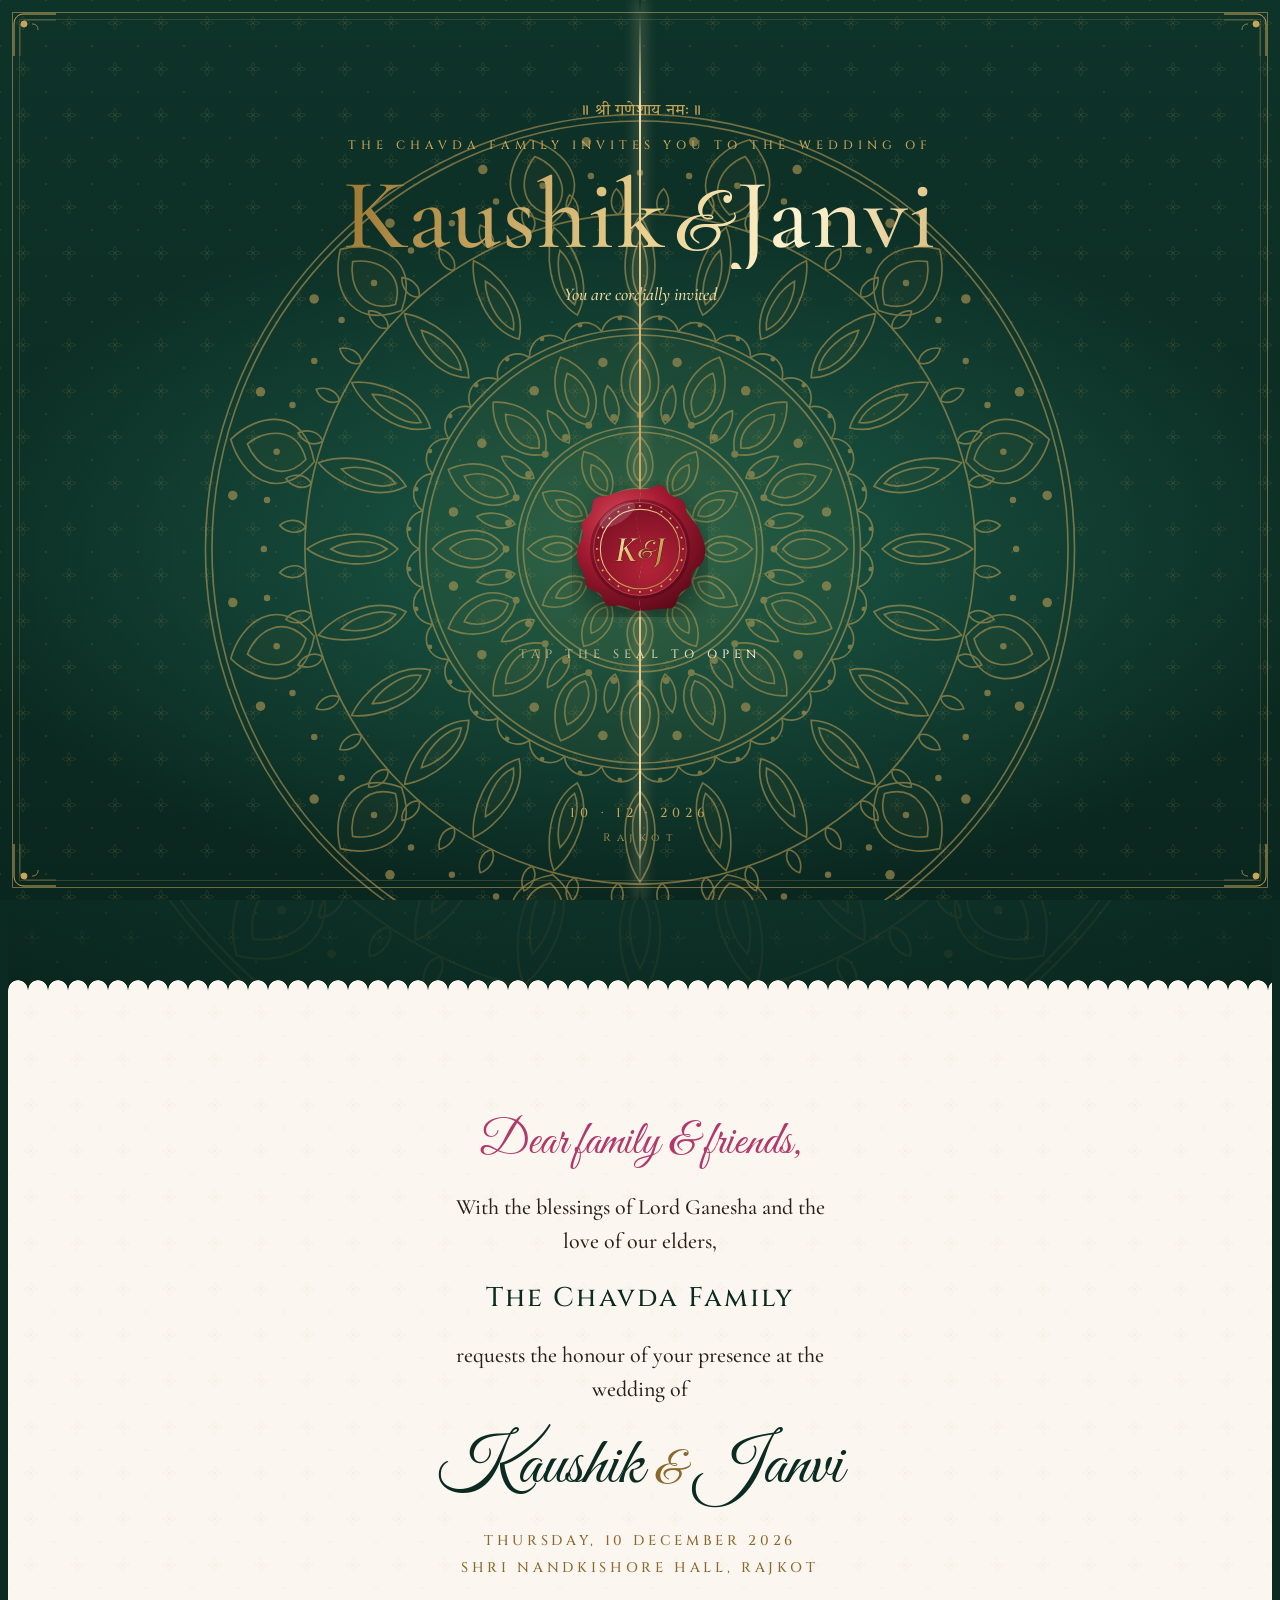
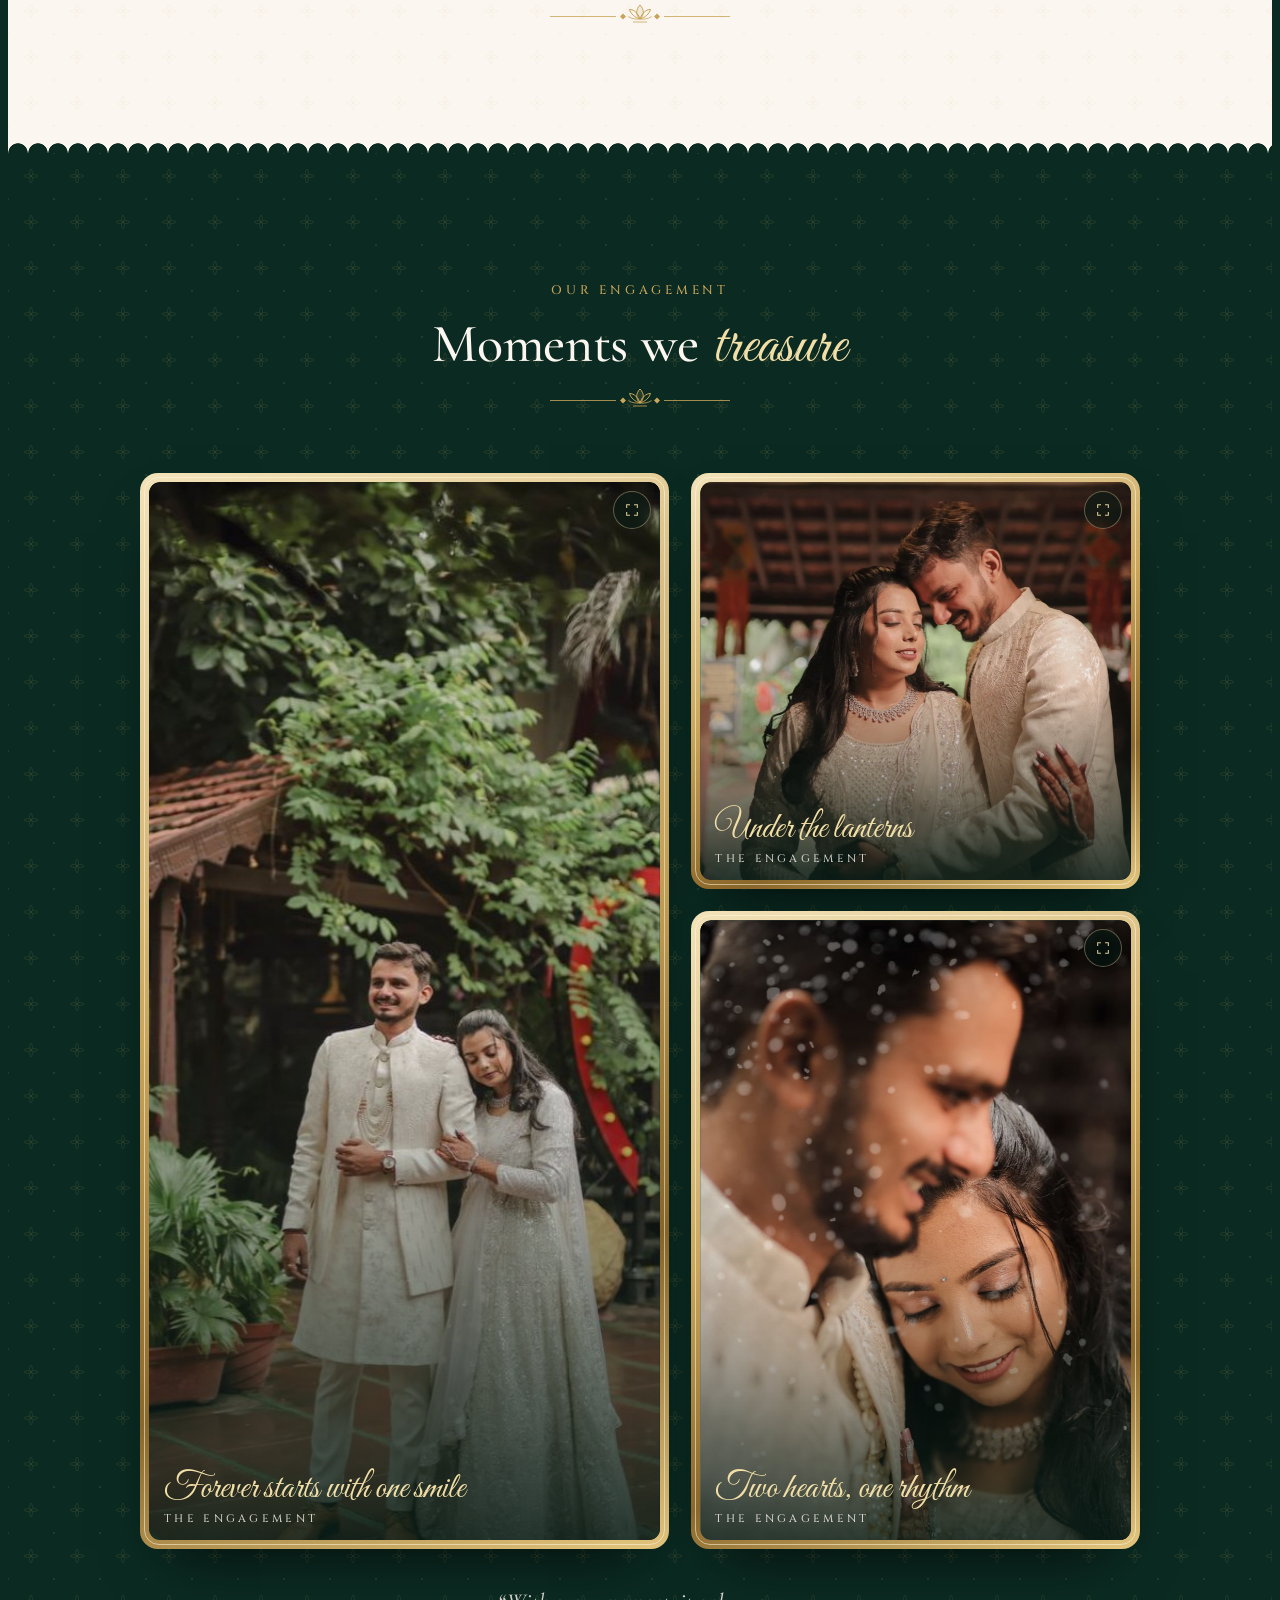
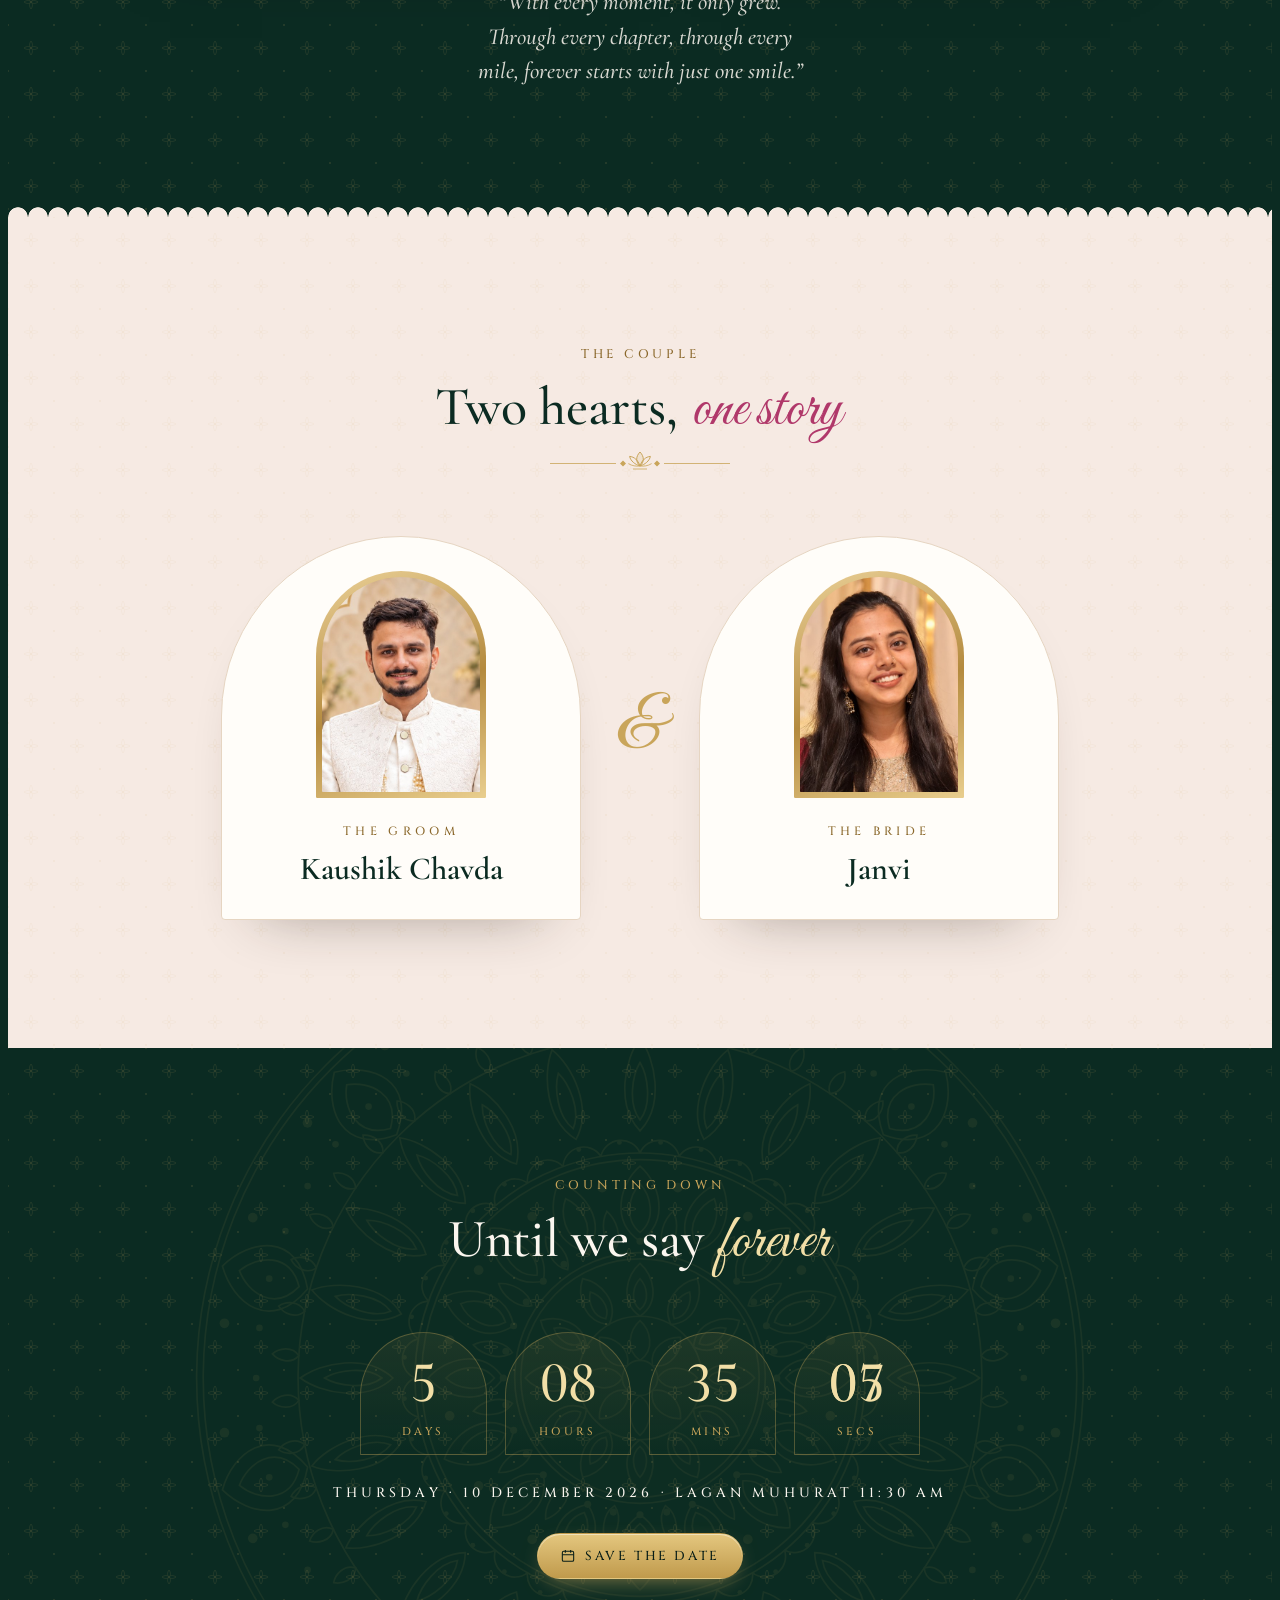
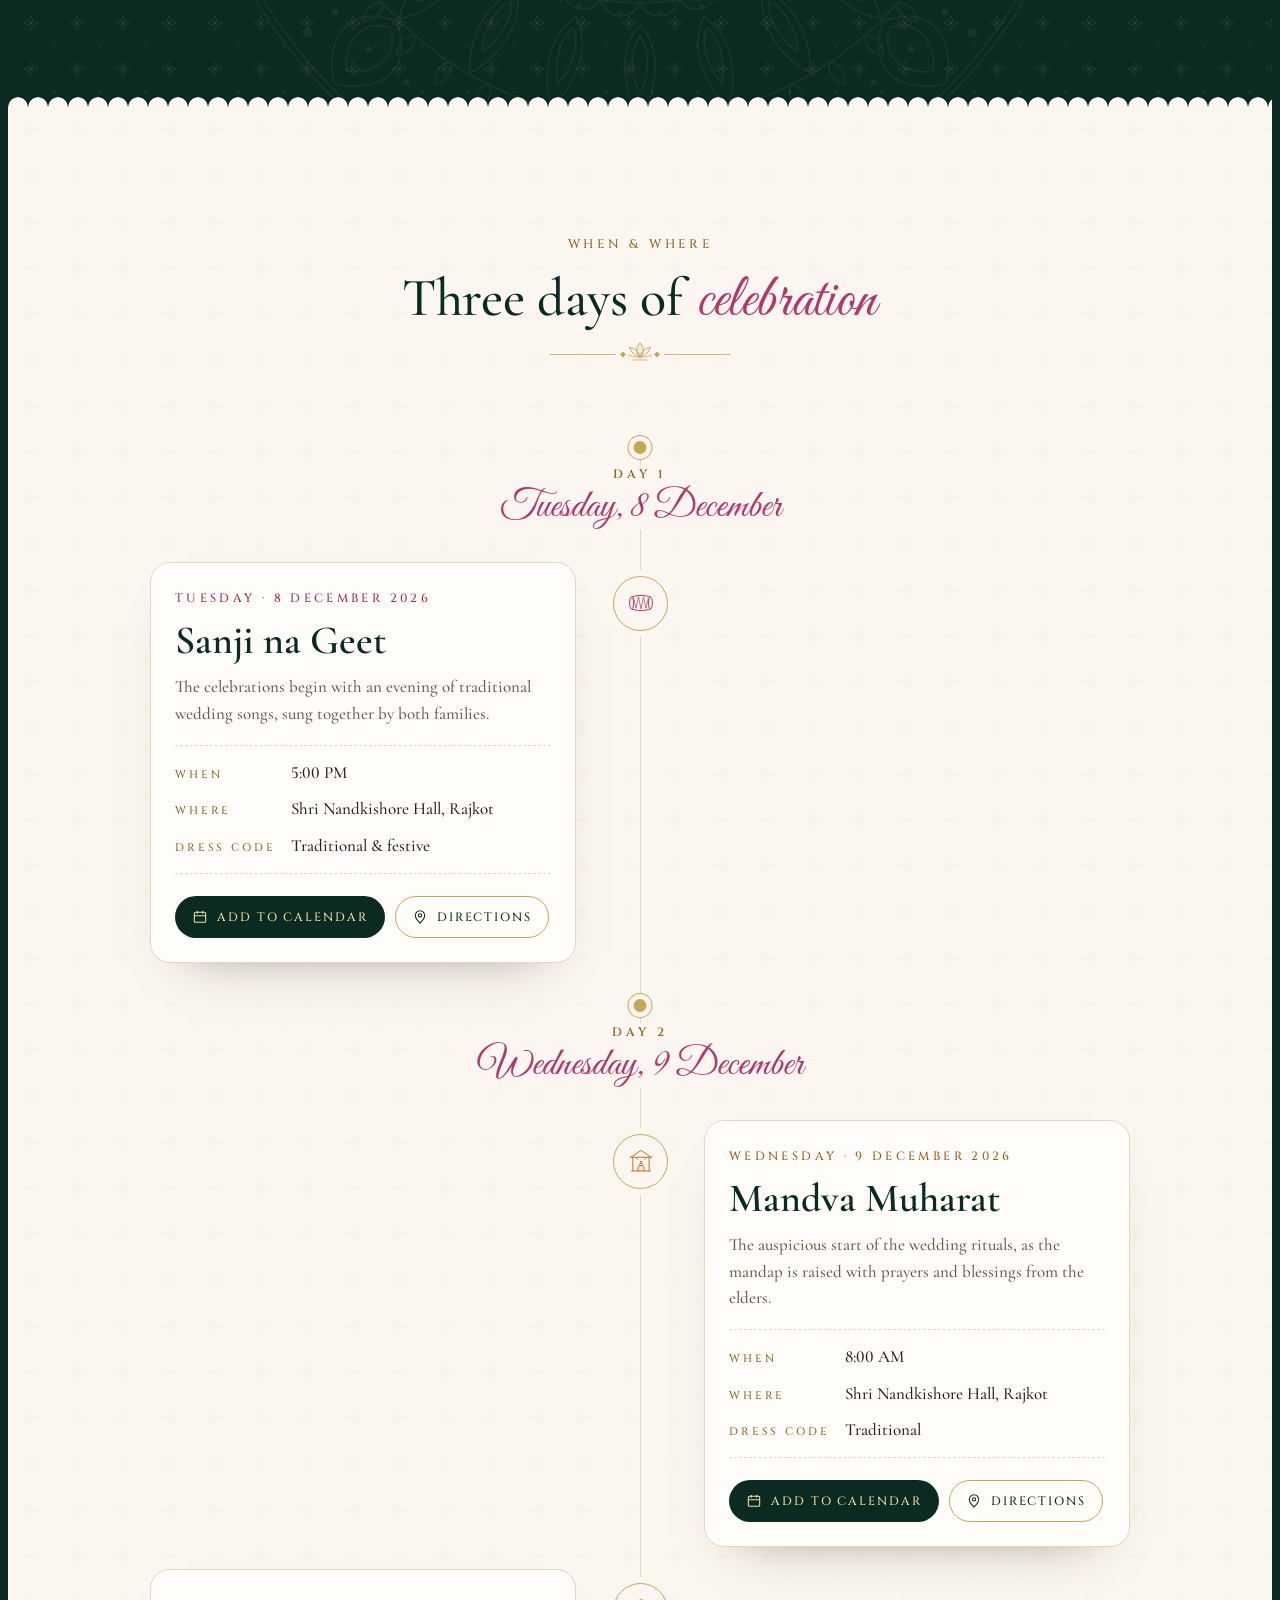
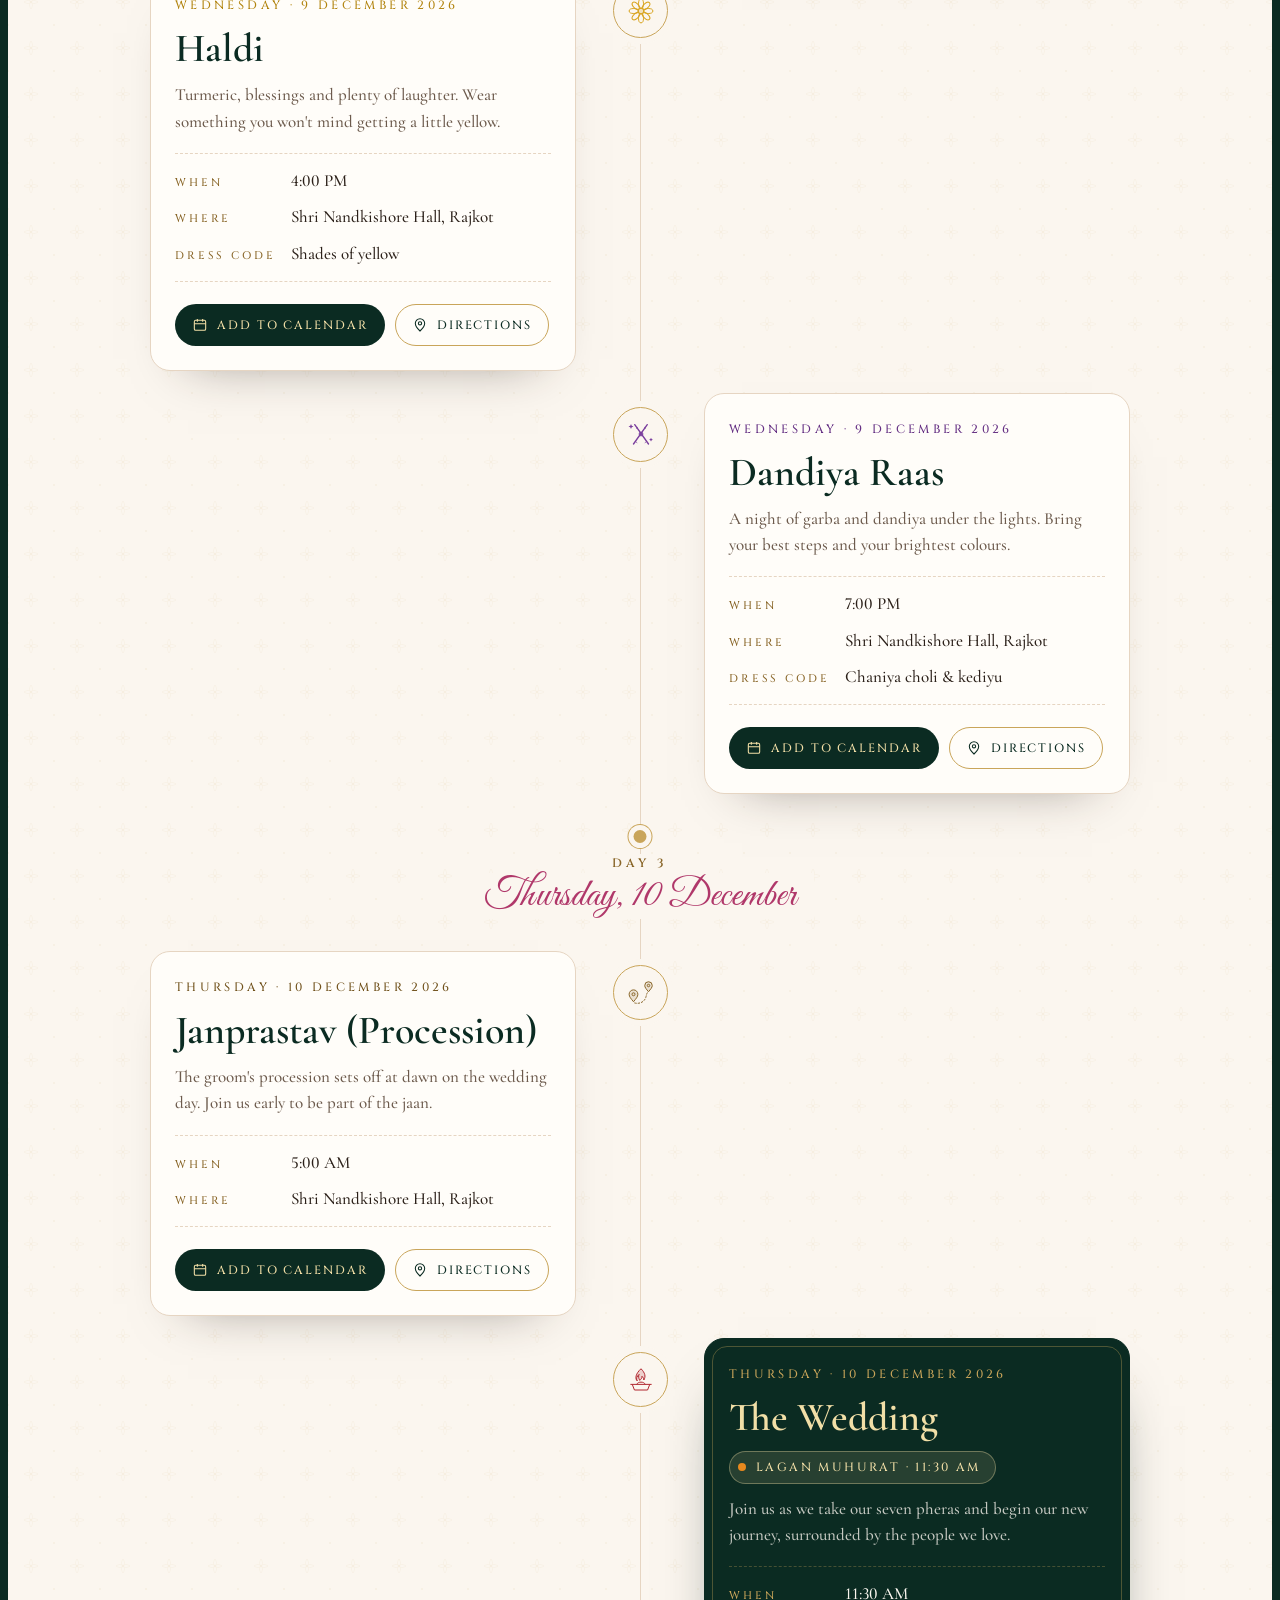
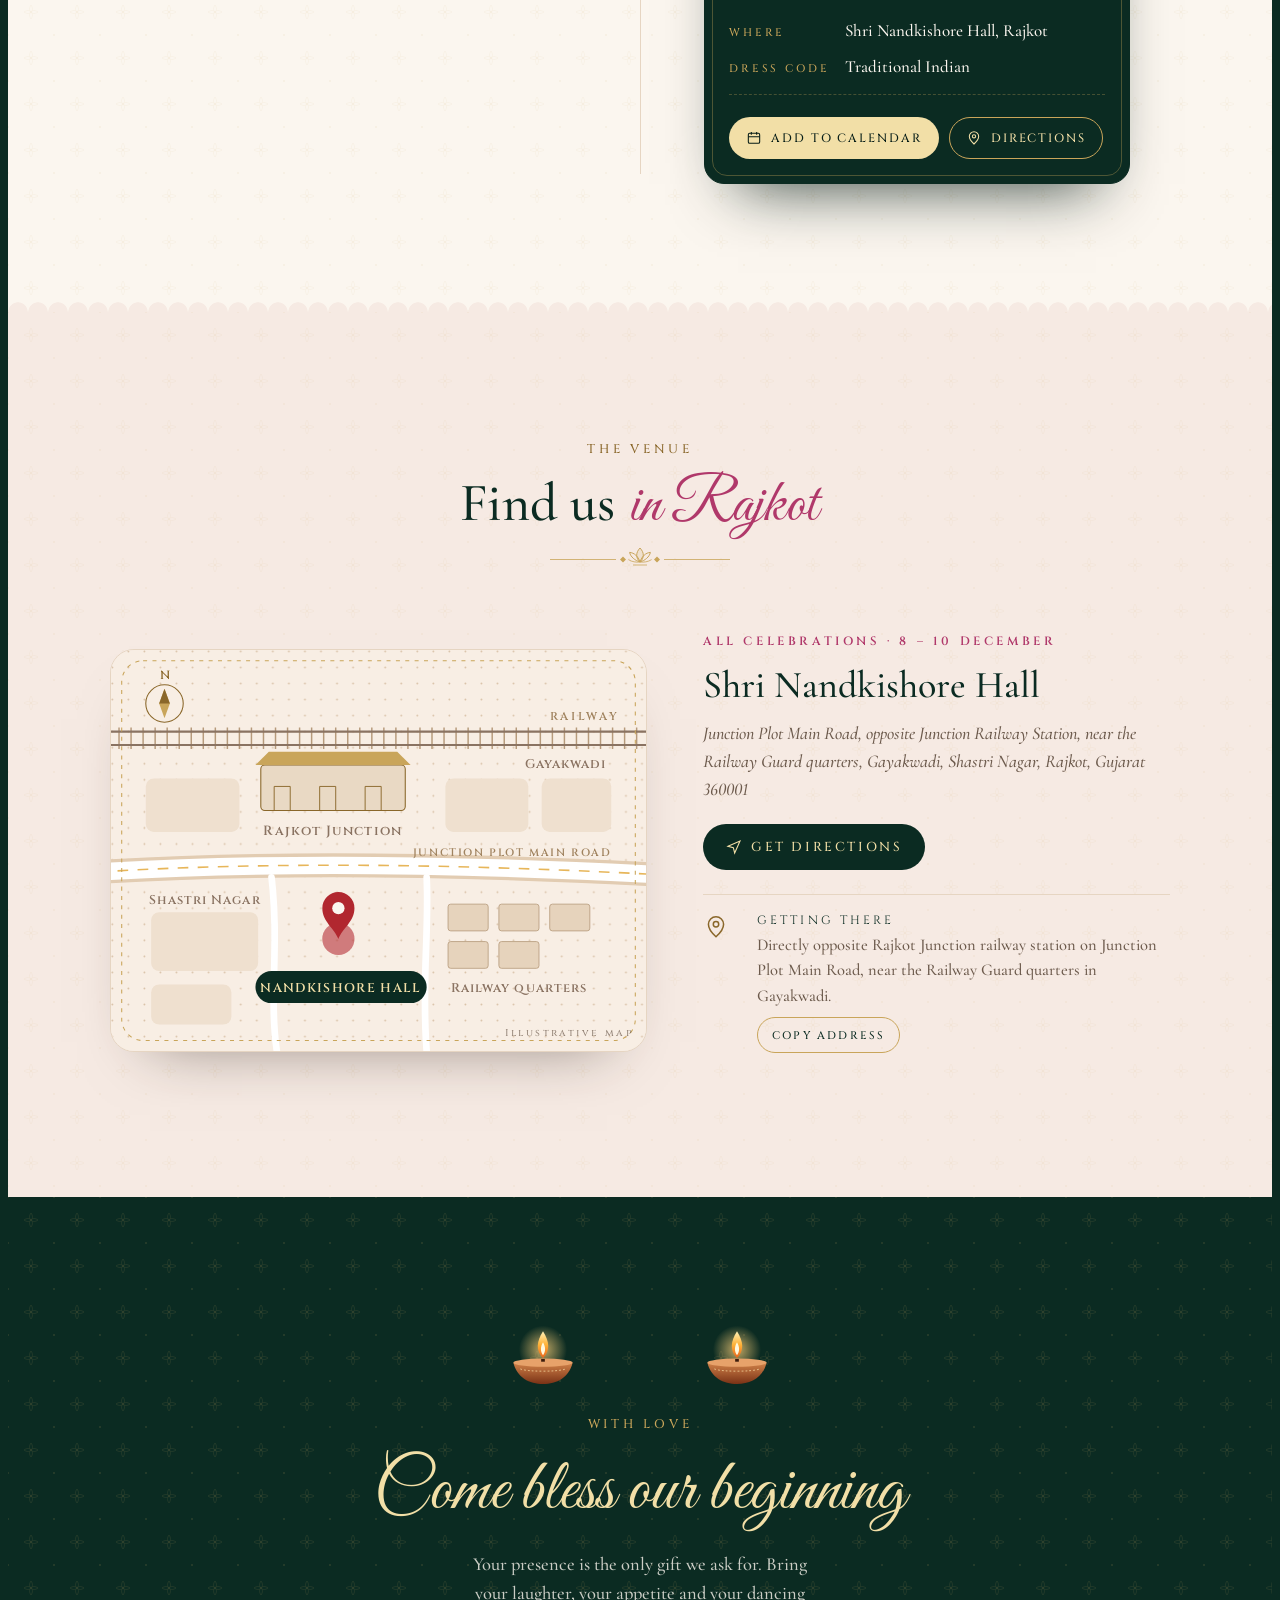
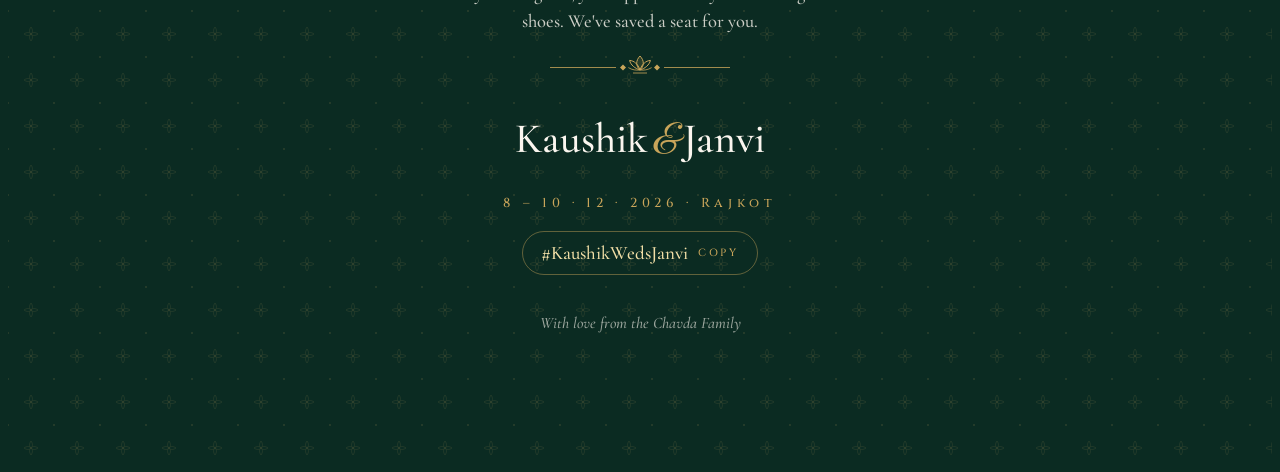
<file: Kaushik-weds-Janvi/index.html>
<!doctype html>
<html lang="en" prefix="og: https://ogp.me/ns#">
<head>
<meta charset="utf-8">
<meta name="viewport" content="width=device-width,initial-scale=1,viewport-fit=cover">
<title>Kaushik weds Janvi · Wedding Invitation</title>
<meta name="description" content="The Chavda Family invites you · 8 – 10 December 2026 · Shri Nandkishore Hall, Rajkot">
<meta property="og:title" content="Kaushik weds Janvi · Wedding Invitation">
<meta property="og:description" content="The Chavda Family invites you · 8 – 10 December 2026 · Shri Nandkishore Hall, Rajkot">
<meta property="og:image" content="https://manavchavda31.github.io/Manavchavda31/Kaushik-weds-Janvi/share/og-en.jpg">
<meta property="og:image:secure_url" content="https://manavchavda31.github.io/Manavchavda31/Kaushik-weds-Janvi/share/og-en.jpg">
<meta property="og:image:type" content="image/jpeg">
<meta property="og:image:width" content="1200">
<meta property="og:image:height" content="630">
<meta property="og:image:alt" content="Kaushik and Janvi, 8 to 10 December 2026, Rajkot">
<meta property="og:url" content="https://manavchavda31.github.io/Manavchavda31/Kaushik-weds-Janvi/">
<meta property="og:type" content="website">
<meta property="og:site_name" content="Kaushik weds Janvi">
<meta name="twitter:card" content="summary_large_image">
<meta name="twitter:title" content="Kaushik weds Janvi · Wedding Invitation">
<meta name="twitter:description" content="The Chavda Family invites you · 8 – 10 December 2026 · Shri Nandkishore Hall, Rajkot">
<meta name="twitter:image" content="https://manavchavda31.github.io/Manavchavda31/Kaushik-weds-Janvi/share/og-en.jpg">
<meta name="theme-color" content="#0B2B22">
<link rel="icon" href="data:image/svg+xml,%3Csvg xmlns='http://www.w3.org/2000/svg' viewBox='0 0 64 64'%3E%3Ccircle cx='32' cy='32' r='30' fill='%230B2B22'/%3E%3Ctext x='32' y='42' text-anchor='middle' font-family='Georgia' font-style='italic' font-size='26' fill='%23F2DFA7'%3EK%26J%3C/text%3E%3C/svg%3E">
</head>
<body>
<title>Kaushik &amp; Janvi</title>
<meta name="claude:viewport-fit-sides" content="cover">
<meta name="description" content="The Chavda Family invites you to the wedding of Kaushik and Janvi.">
<link rel="preconnect" href="https://fonts.googleapis.com">
<link rel="preconnect" href="https://fonts.gstatic.com" crossorigin>
<link rel="stylesheet" href="https://fonts.googleapis.com/css2?family=Cormorant+Garamond:ital,wght@0,400;0,500;0,600;0,700;1,400;1,500;1,600&family=Cinzel:wght@400;500;600&family=Great+Vibes&family=Tiro+Devanagari+Hindi&display=swap">
<script>document.documentElement.classList.add('js');</script>
<link rel="stylesheet" href="app.css?d78268cf">

<canvas id="petals" aria-hidden="true"></canvas>

<!-- ============ GATE ============ -->
<div class="gate" id="gate" role="dialog" aria-label="Wedding invitation cover">
  <div class="door door-l"><div class="door-face"></div></div>
  <div class="door door-r"><div class="door-face"></div></div>
  <div class="seam"></div>
  <div class="flash"></div>
  <button class="seal" id="seal" type="button" aria-label="Open the invitation">
    <span class="seal-in"><span class="seal-half l"></span><span class="seal-half r"></span></span>
  </button>
  <p class="tap-hint"><span>Tap the seal to open</span></p>
</div>

<template id="coverTpl">
  <div class="cover texture">
    <div class="cover-mandala" data-mandala></div>
    <div class="cover-frame"><span class="corner tl"></span><span class="corner tr"></span><span class="corner bl"></span><span class="corner br"></span></div>
    <div class="cover-top">
      <p class="deva">॥ श्री गणेशाय नमः ॥</p>
      <p class="cover-label" data-bind="coverLabel">The Chavda Family invites you to the wedding of</p>
      <h2 class="cover-names foil"><span data-bind="groom.first">Kaushik</span><i>&amp;</i><span data-bind="bride.first">Janvi</span></h2>
      <p class="cover-guest" data-guest-cover></p>
    </div>
    <div class="cover-bottom"><span data-bind="dateShort" style="font-size:13px;letter-spacing:.38em;opacity:1;margin:0">10 · 12 · 2026</span><span data-bind="cityShort">Rajkot</span></div>
  </div>
</template>

<!-- ============ HERO ============ -->
<header class="hero" id="home">
  <div class="hero-stage texture">
    <div class="hero-mandala"><div data-mandala></div></div>
  </div>
  <svg class="toran" id="toran" aria-hidden="true"></svg>
  <div class="hero-col">
    <div class="hero-top">
      <p class="deva" style="--d:1.1s">॥ श्री गणेशाय नमः ॥</p>
      <p class="eyebrow" style="--d:1.3s"><span data-bind="hostLine">The Chavda Family invites you</span></p>
    </div>
    <div class="arch-box">
      <div class="arch-photo"><img id="heroPhoto" alt="Kaushik and Janvi"></div>
      <svg class="arch" viewBox="0 0 300 468" aria-hidden="true">
        <path class="draw" pathLength="1" d="M10 468 V190 C10 112 88 84 150 22 C212 84 290 112 290 190 V468"/>
        <path class="a2 draw" pathLength="1" d="M22 468 V194 C22 122 98 96 150 40 C202 96 278 122 278 194 V468"/>
        <path class="draw" pathLength="1" d="M10 300 H22 M278 300 H290" />
        <g class="fin"><circle cx="150" cy="12" r="3.2"/><path d="M150 0 C153 4 153 7 150 9 C147 7 147 4 150 0Z"/><circle cx="10" cy="190" r="2.4"/><circle cx="290" cy="190" r="2.4"/></g>
      </svg>
      <div class="hero-inner">
        <h1 class="names" style="--d:1.6s"><span class="nm foil" style="--d:1.9s" data-bind="groom.first">Kaushik</span><span class="weds" style="--d:2.4s">weds</span><span class="nm foil" style="--d:2.6s" data-bind="bride.first">Janvi</span></h1>
        <div class="orn" style="--d:3s" data-orn></div>
        <p class="date" style="--d:3.15s" data-bind="dateDots">10 · 12 · 2026</p>
        <p class="place" style="--d:3.3s" data-bind="city">Rajkot, Gujarat</p>
      </div>
    </div>
  </div>
  <a class="scroll-cue" href="#invite">Scroll<i></i></a>
</header>

<main>
<!-- ============ LETTER ============ -->
<section class="band paper texture" id="invite">
  <div class="wrap narrow letter">
    <p class="greet rv">Dear <span id="guestName">family &amp; friends</span>,</p>
    <p class="lede rv" style="--d:.1s">With the blessings of Lord Ganesha and the love of our elders,</p>
    <div class="parents rv" style="--d:.2s"><span data-bind="host">The Chavda Family</span></div>
    <p class="lede rv" style="--d:.3s">requests the honour of your presence at the wedding of</p>
    <p class="couple-line rv rv-zoom" style="--d:.4s"><span data-bind="groom.first">Kaushik</span> <em>&amp;</em> <span data-bind="bride.first">Janvi</span></p>
    <p class="when rv" style="--d:.5s"><span data-bind="dateLong">Thursday, 10 December 2026</span><br><span data-bind="venue.name">Shri Nandkishore Hall</span>, <span data-bind="cityShort">Rajkot</span></p>
    <div class="orn rv" data-orn></div>
    <p class="elders rv" data-bind-wrap="elders"><b>With blessings from</b><span data-bind="elders"></span></p>
  </div>
</section>

<!-- ============ ALBUM ============ -->
<section class="band green texture album" id="album">
  <div class="wrap">
    <header class="sh rv">
      <p class="eyebrow">Our engagement</p>
      <h2 class="h2">Moments we <em>treasure</em></h2>
      <div class="orn" data-orn></div>
    </header>
    <div class="album-track" id="albumTrack" aria-label="Photo album"></div>
    <div class="album-dots" id="albumDots" aria-label="Choose photo"></div>
    <p class="album-quote rv">“With every moment, it only grew. Through every chapter, through every mile, forever starts with just one smile.”</p>
  </div>
</section>

<!-- ============ COUPLE ============ -->
<section class="band blush texture" id="couple">
  <div class="wrap">
    <header class="sh rv">
      <p class="eyebrow">The couple</p>
      <h2 class="h2">Two hearts, <em>one story</em></h2>
      <div class="orn" data-orn></div>
    </header>
    <div class="couple">
      <article class="person rv rv-l" data-tilt>
        <div class="portrait"><div class="portrait-in" data-photo="groom"><span class="initial" data-bind="groom.initial">K</span></div></div>
        <p class="role">The groom</p>
        <h3 class="pname" data-bind="groom.full">Kaushik Chavda</h3>
        <p class="pparents" data-bind="groom.parents"></p>
        <p class="about" data-bind="groom.about"></p>
      </article>
      <div class="amp rv rv-zoom" style="--d:.2s" aria-hidden="true">&amp;</div>
      <article class="person rv rv-r" style="--d:.15s" data-tilt>
        <div class="portrait"><div class="portrait-in" data-photo="bride"><span class="initial" data-bind="bride.initial">J</span></div></div>
        <p class="role">The bride</p>
        <h3 class="pname" data-bind="bride.full">Janvi</h3>
        <p class="pparents" data-bind="bride.parents"></p>
        <p class="about" data-bind="bride.about"></p>
      </article>
    </div>
  </div>
</section>

<!-- ============ COUNTDOWN ============ -->
<section class="band green countdown texture" id="countdown">
  <div class="cd-mandala"><div data-mandala></div></div>
  <div class="wrap narrow center">
    <header class="sh rv">
      <p class="eyebrow">Counting down</p>
      <h2 class="h2">Until we say <em>forever</em></h2>
    </header>
    <div class="cd rv" id="cd" aria-live="off">
      <div class="cd-unit"><div class="cd-num" data-u="d"><span>000</span></div><small>Days</small></div>
      <div class="cd-unit"><div class="cd-num" data-u="h"><span>00</span></div><small>Hours</small></div>
      <div class="cd-unit"><div class="cd-num" data-u="m"><span>00</span></div><small>Mins</small></div>
      <div class="cd-unit"><div class="cd-num" data-u="s"><span>00</span></div><small>Secs</small></div>
    </div>
    <p class="cd-date rv" id="cdDate">Thursday · 10 December 2026</p>
    <a class="btn btn-gold rv" id="saveDate" href="#" target="_blank" rel="noopener"><svg viewBox="0 0 24 24" fill="none" stroke="currentColor" stroke-width="1.6"><rect x="3.5" y="5" width="17" height="15" rx="2"/><path d="M3.5 10h17M8 3v4M16 3v4"/></svg>Save the date</a>
  </div>
</section>

<!-- ============ EVENTS ============ -->
<section class="band paper texture" id="events">
  <div class="wrap">
    <header class="sh rv">
      <p class="eyebrow">When &amp; where</p>
      <h2 class="h2">Three days of <em>celebration</em></h2>
      <div class="orn" data-orn></div>
    </header>
    <div class="timeline" id="timeline"><div class="tl-line"><i></i></div></div>
  </div>
</section>

<!-- ============ VENUE ============ -->
<section class="band blush texture" id="venue">
  <div class="wrap">
    <header class="sh rv">
      <p class="eyebrow">The venue</p>
      <h2 class="h2">Find us <em>in Rajkot</em></h2>
      <div class="orn" data-orn></div>
    </header>
    <div class="venue">
      <div class="map rv rv-zoom" id="map"></div>
      <div class="venue-info rv" style="--d:.15s">
        <p class="venue-when" data-bind="venue.when">All celebrations · 8 – 10 December</p>
        <h3 data-bind="venue.name">Shri Nandkishore Hall</h3>
        <p class="addr" data-bind="venue.address">Junction Plot Main Road, opposite Junction Railway Station, near the Railway Guard quarters, Gayakwadi, Shastri Nagar, Rajkot, Gujarat 360001</p>
        <div class="btns">
          <a class="btn btn-dark" id="dirBtn" href="#" target="_blank" rel="noopener"><svg viewBox="0 0 24 24" fill="none" stroke="currentColor" stroke-width="1.6"><path d="M3 11 21 3l-8 18-2-8-8-2Z"/></svg>Get directions</a>
        </div>
        <ul class="tips" id="tips"></ul>
      </div>
    </div>
  </div>
</section>

</main>

<!-- ============ FOOTER ============ -->
<footer class="band green footer texture">
  <div class="wrap narrow">
    <div class="diyas rv" id="diyas"></div>
    <p class="eyebrow rv">With love</p>
    <h2 class="bless rv">Come bless our beginning</h2>
    <p class="msg rv">Your presence is the only gift we ask for. Bring your laughter, your appetite and your dancing shoes. We've saved a seat for you.</p>
    <div class="orn rv" data-orn></div>
    <p class="sig rv"><span data-bind="groom.first">Kaushik</span><i>&amp;</i><span data-bind="bride.first">Janvi</span></p>
    <p class="sigdate rv" data-bind="footerDate">8 – 10 · 12 · 2026 · Rajkot</p>
    <button class="tag rv" type="button" id="tagBtn"><span data-bind="hashtag">#KaushikWedsJanvi</span><small>Copy</small></button>
    <p class="families rv" data-bind="families">With love from the Chavda Family</p>
  </div>
</footer>

<button class="music" id="music" type="button" aria-label="Pause music" aria-pressed="true" hidden><span class="bars"><i></i><i></i><i></i><i></i></span></button>
<button class="totop" id="toTop" type="button" aria-label="Back to top"><svg class="ring" viewBox="0 0 50 50" aria-hidden="true"><circle cx="25" cy="25" r="23.5" fill="none" stroke="rgba(242,223,167,.22)" stroke-width="1.4"/><circle id="toTopRing" cx="25" cy="25" r="23.5" fill="none" stroke="#C9A55A" stroke-width="1.8" stroke-linecap="round" pathLength="100" stroke-dasharray="100" stroke-dashoffset="100"/></svg><svg class="arrow" viewBox="0 0 24 24" fill="none" stroke="currentColor" stroke-width="1.8" stroke-linecap="round" stroke-linejoin="round" aria-hidden="true"><path d="M12 19V5M6 11l6-6 6 6"/></svg></button>
<div class="toast" id="toast" role="status"></div>
<div class="lb" id="lb" hidden role="dialog" aria-modal="true" aria-label="Photo viewer">
  <div class="lb-stage"><img class="lb-img" id="lbImg" alt=""><div class="lb-cap"><span class="cap-script" id="lbCap"></span><span class="cap-label" id="lbSub"></span></div></div>
  <button class="lb-btn lb-close" id="lbClose" type="button" aria-label="Close"><svg viewBox="0 0 24 24" fill="none" stroke="currentColor" stroke-width="1.6"><path d="M6 6l12 12M18 6 6 18"/></svg></button>
  <button class="lb-btn lb-prev" id="lbPrev" type="button" aria-label="Previous photo"><svg viewBox="0 0 24 24" fill="none" stroke="currentColor" stroke-width="1.6"><path d="M15 5l-7 7 7 7"/></svg></button>
  <button class="lb-btn lb-next" id="lbNext" type="button" aria-label="Next photo"><svg viewBox="0 0 24 24" fill="none" stroke="currentColor" stroke-width="1.6"><path d="M9 5l7 7-7 7"/></svg></button>
  <p class="lb-count" id="lbCount">1 / 3</p>
</div>

<script src="app.js?b6ef2bec"></script>



</body>
</html>
</file>
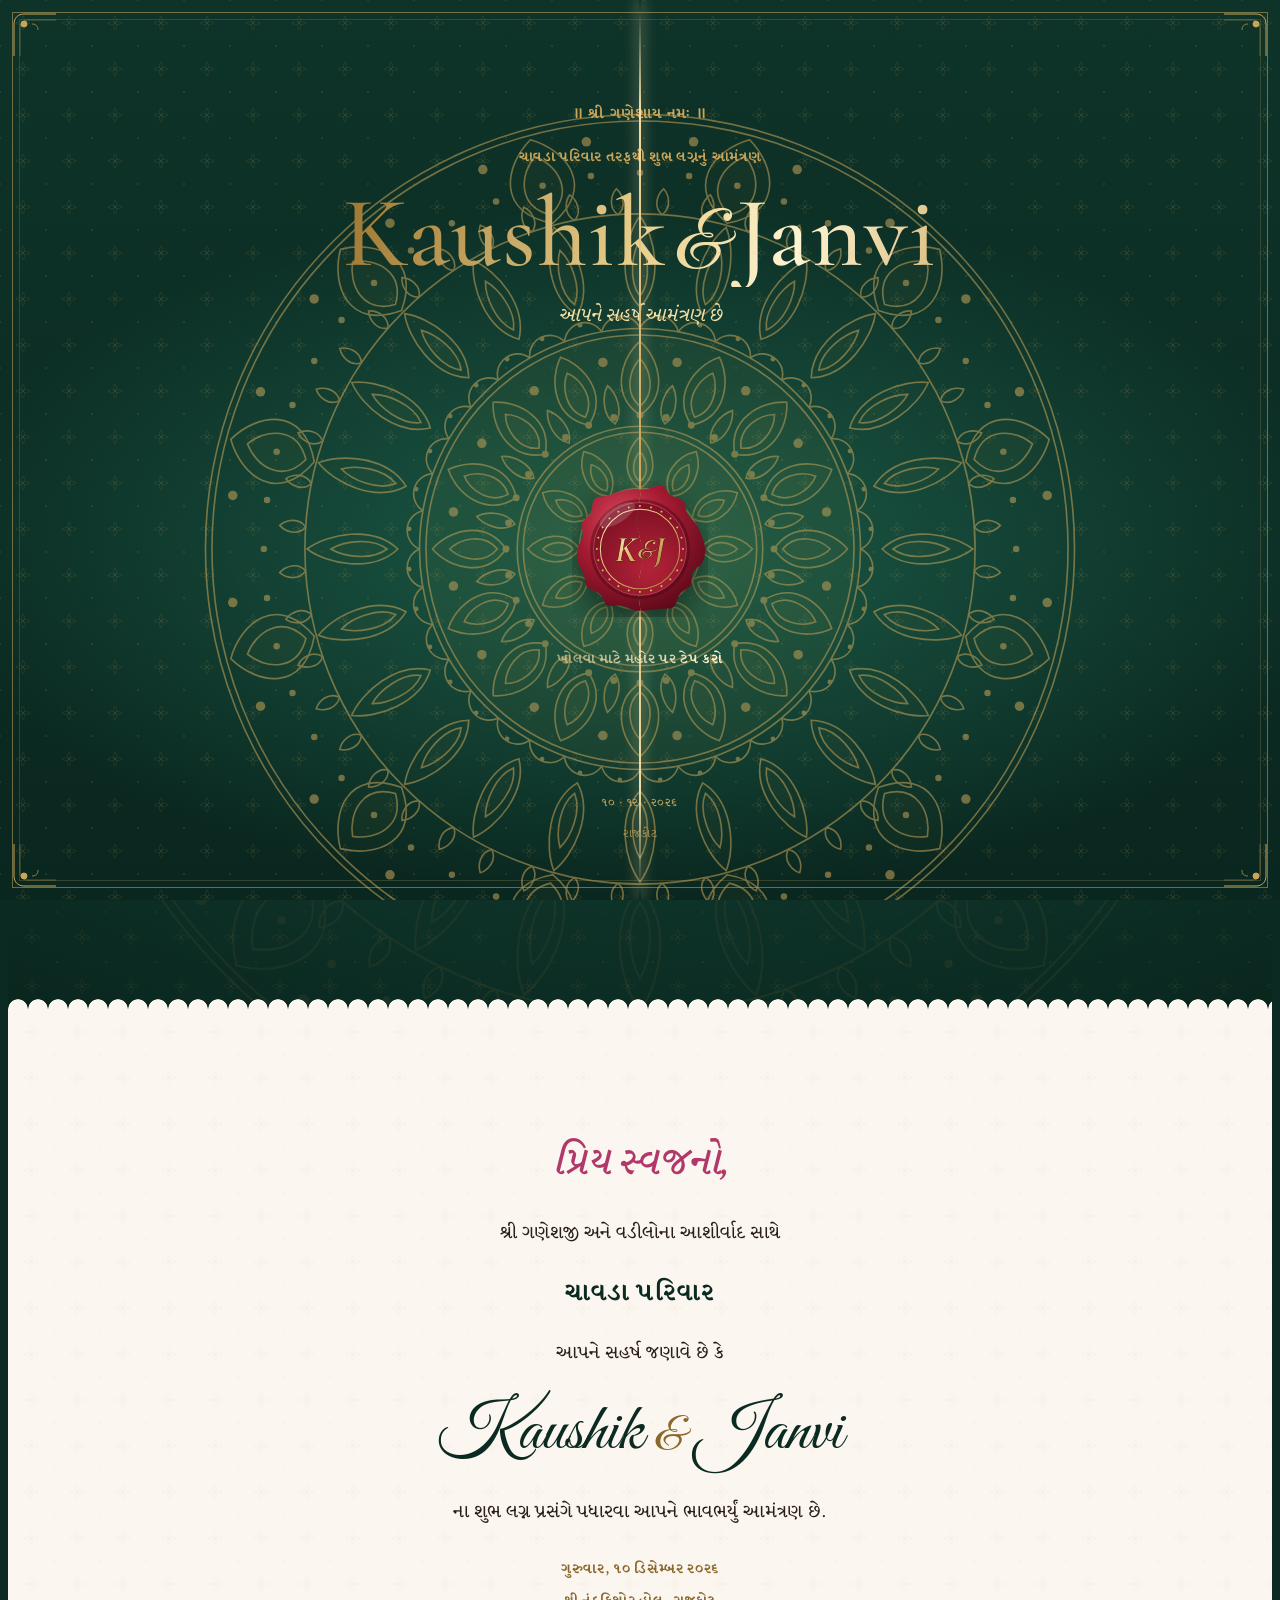
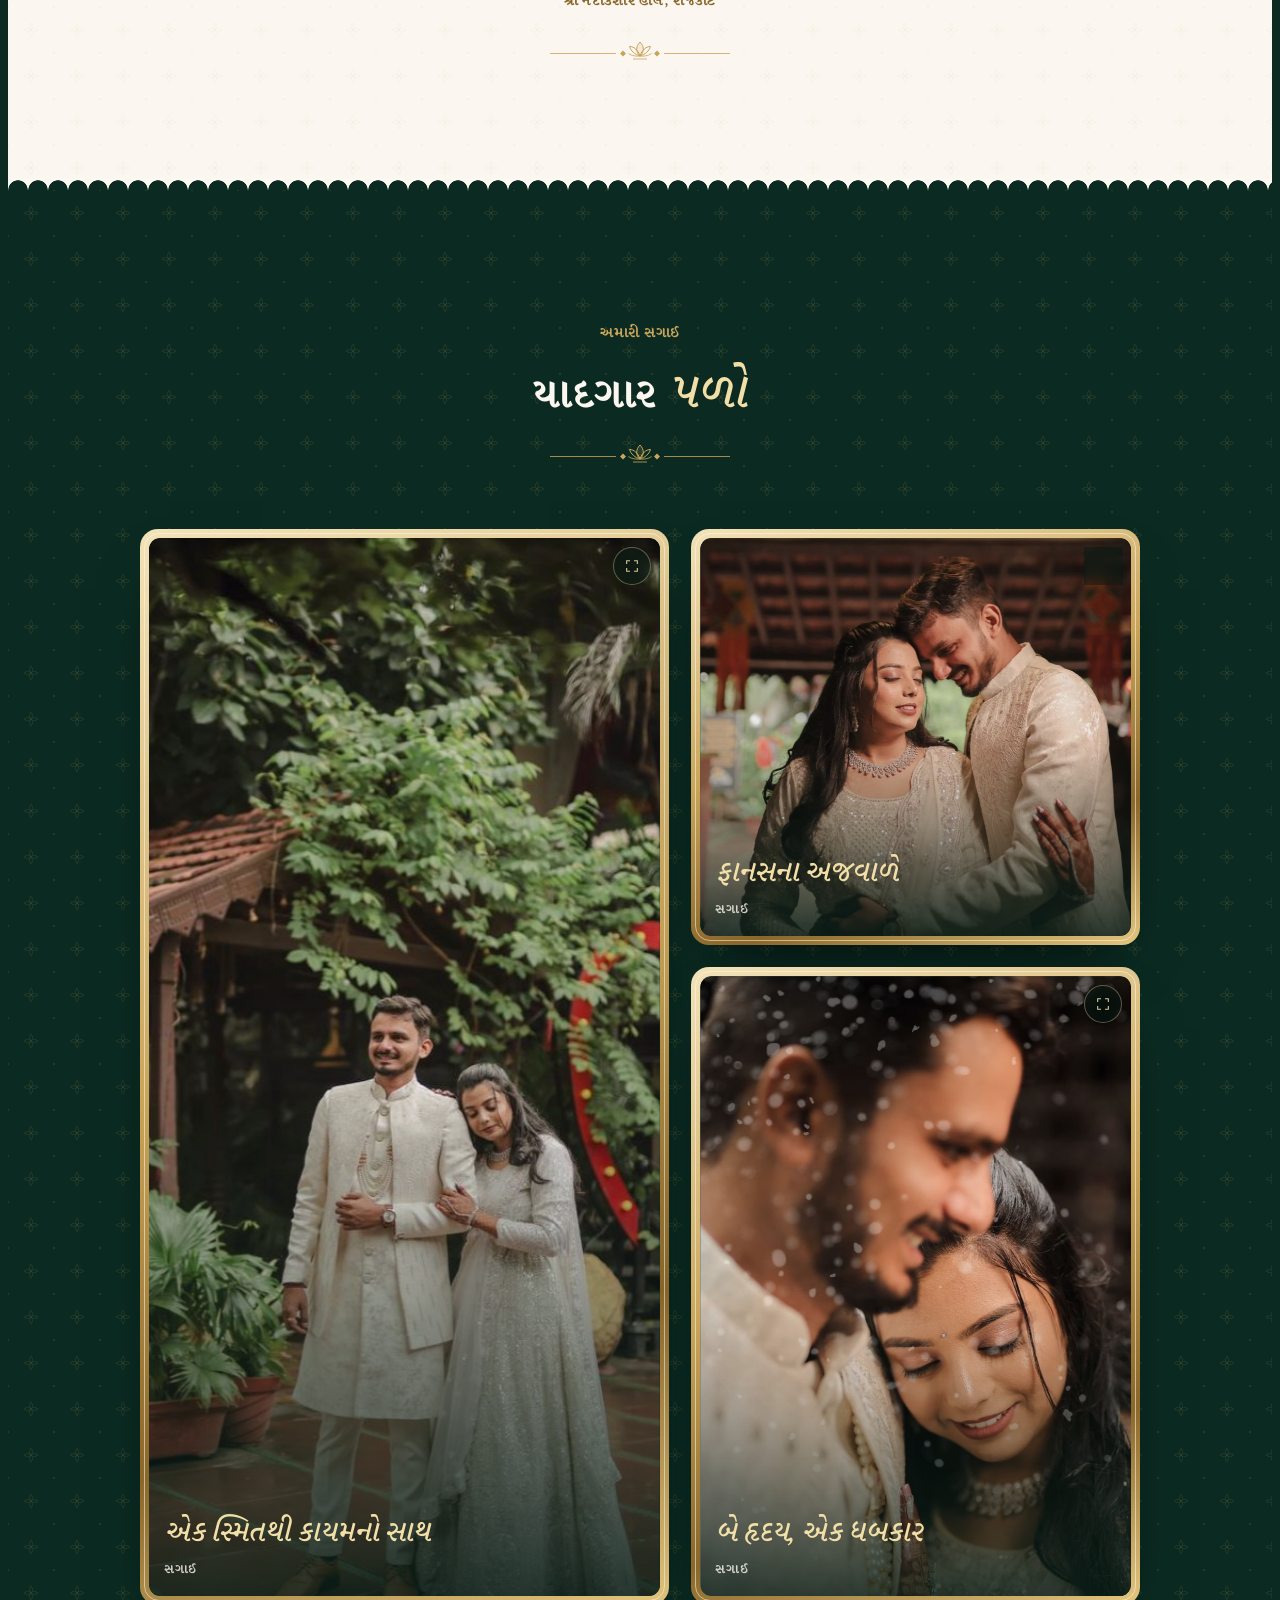
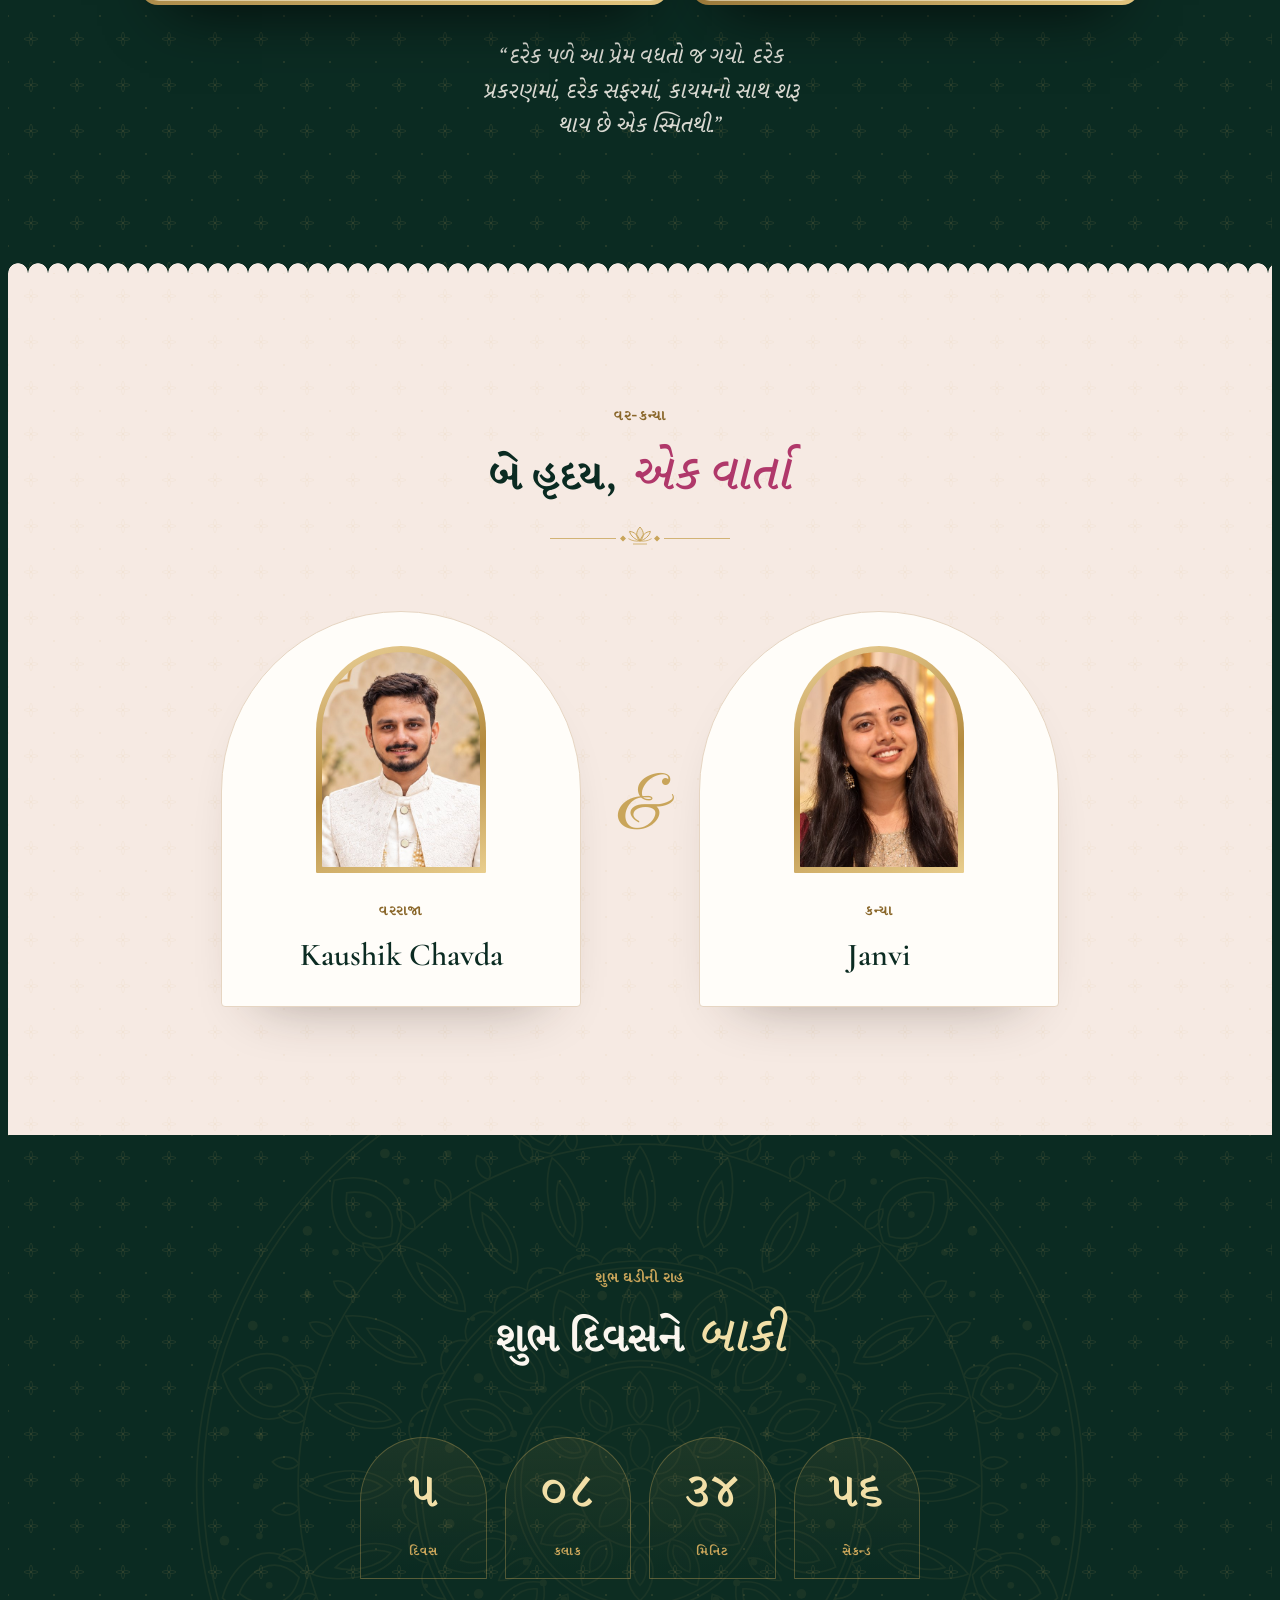
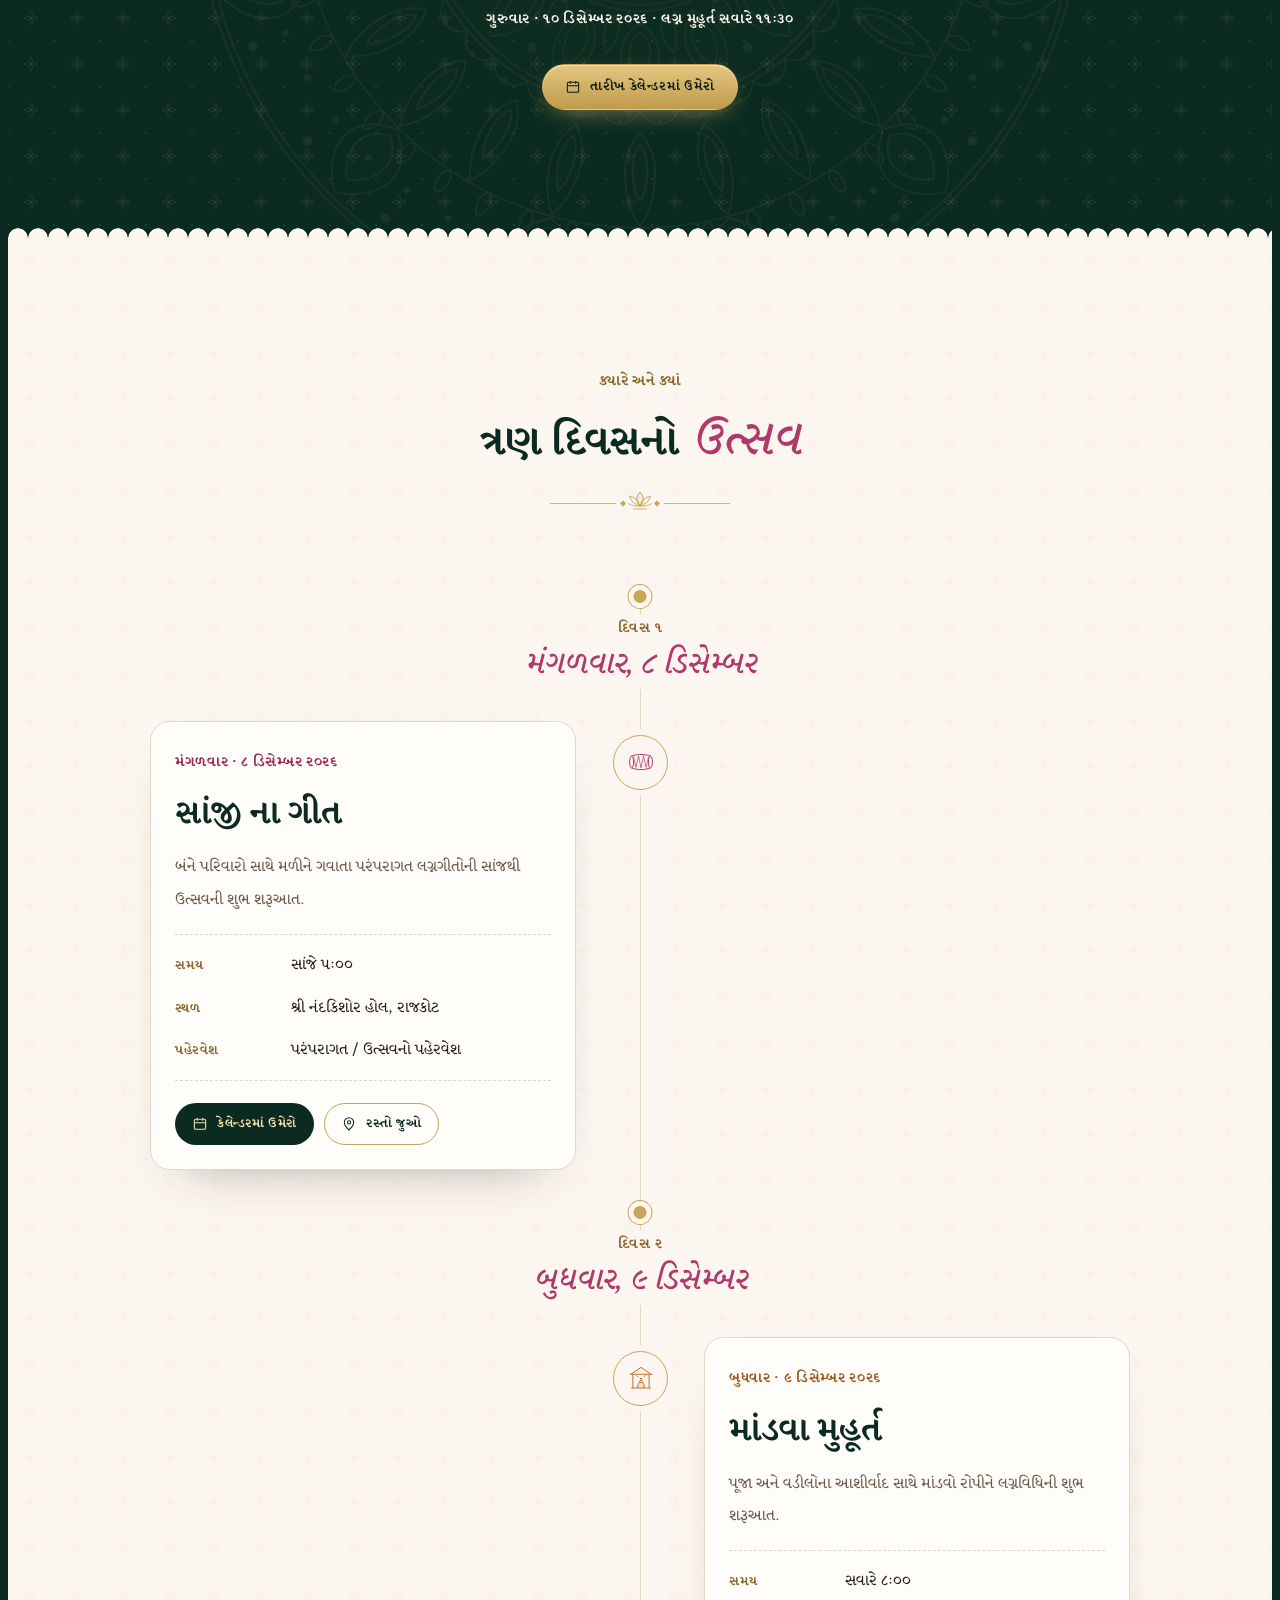
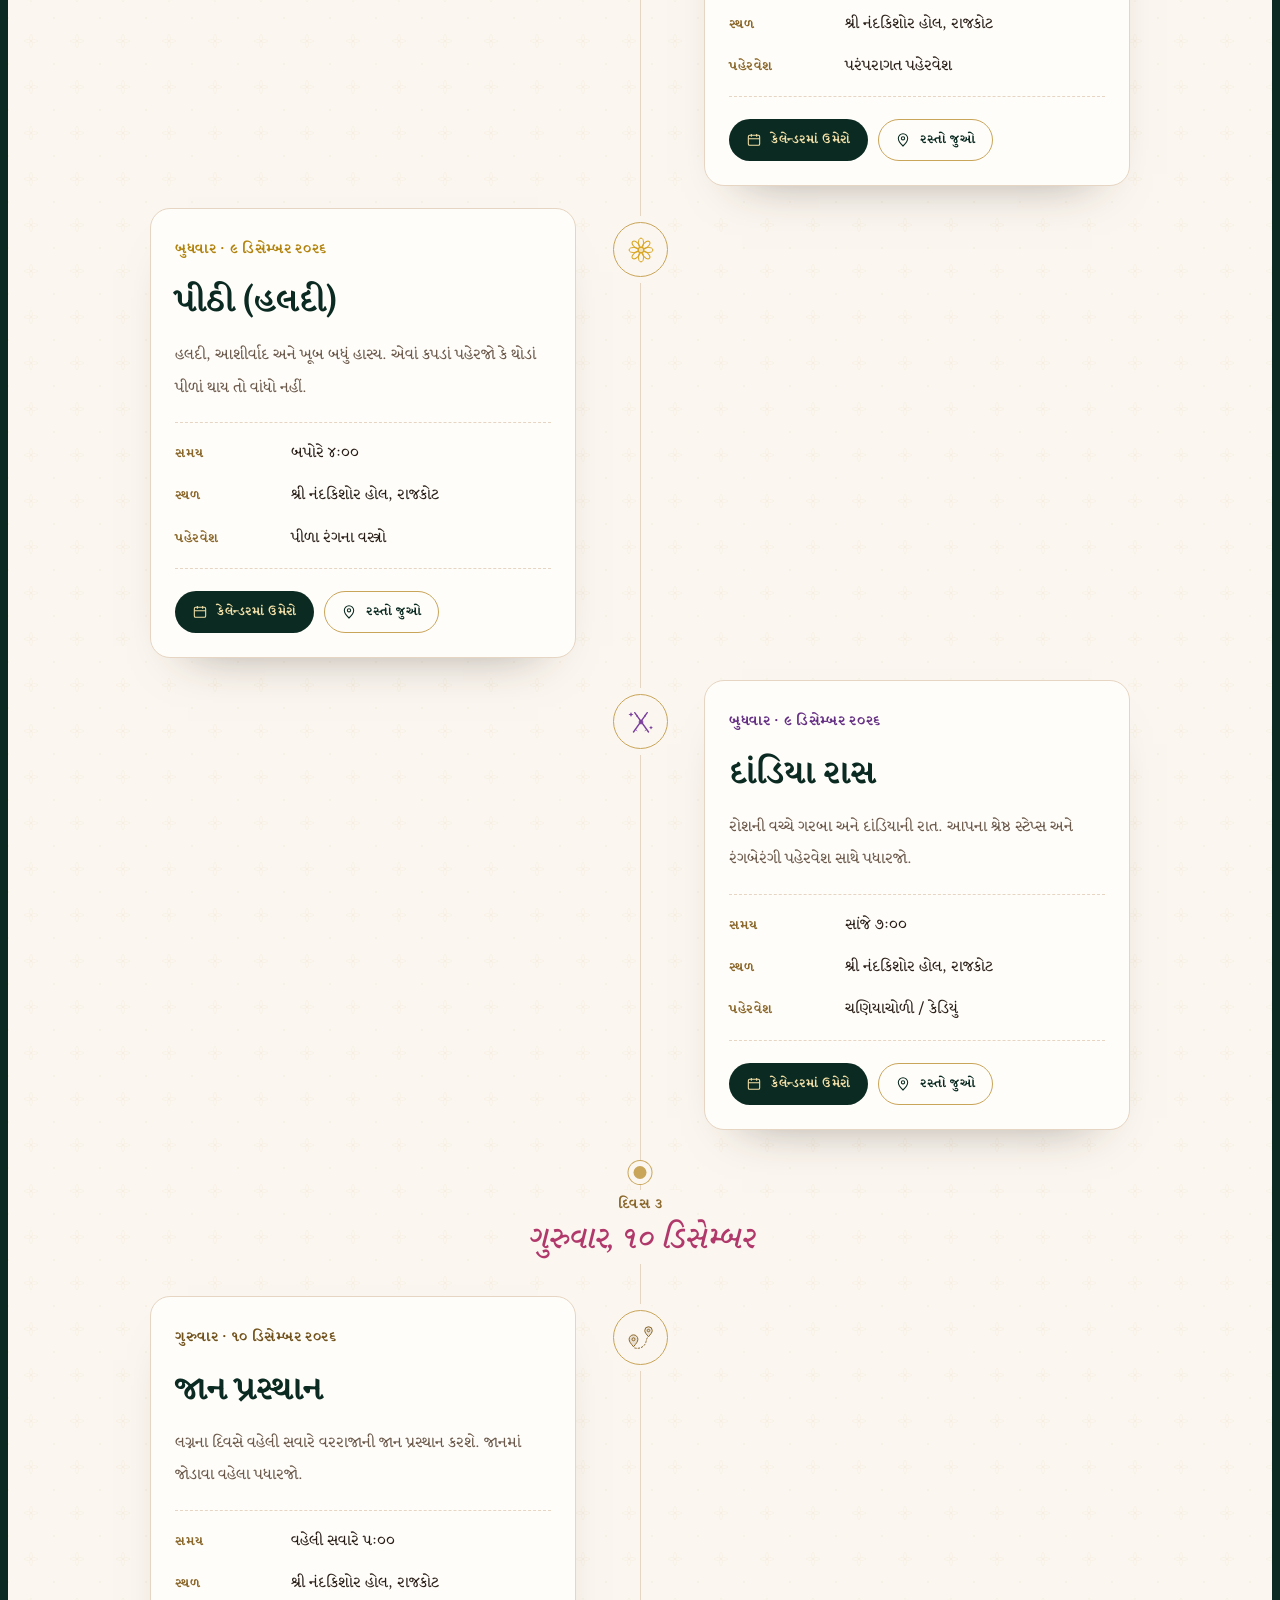
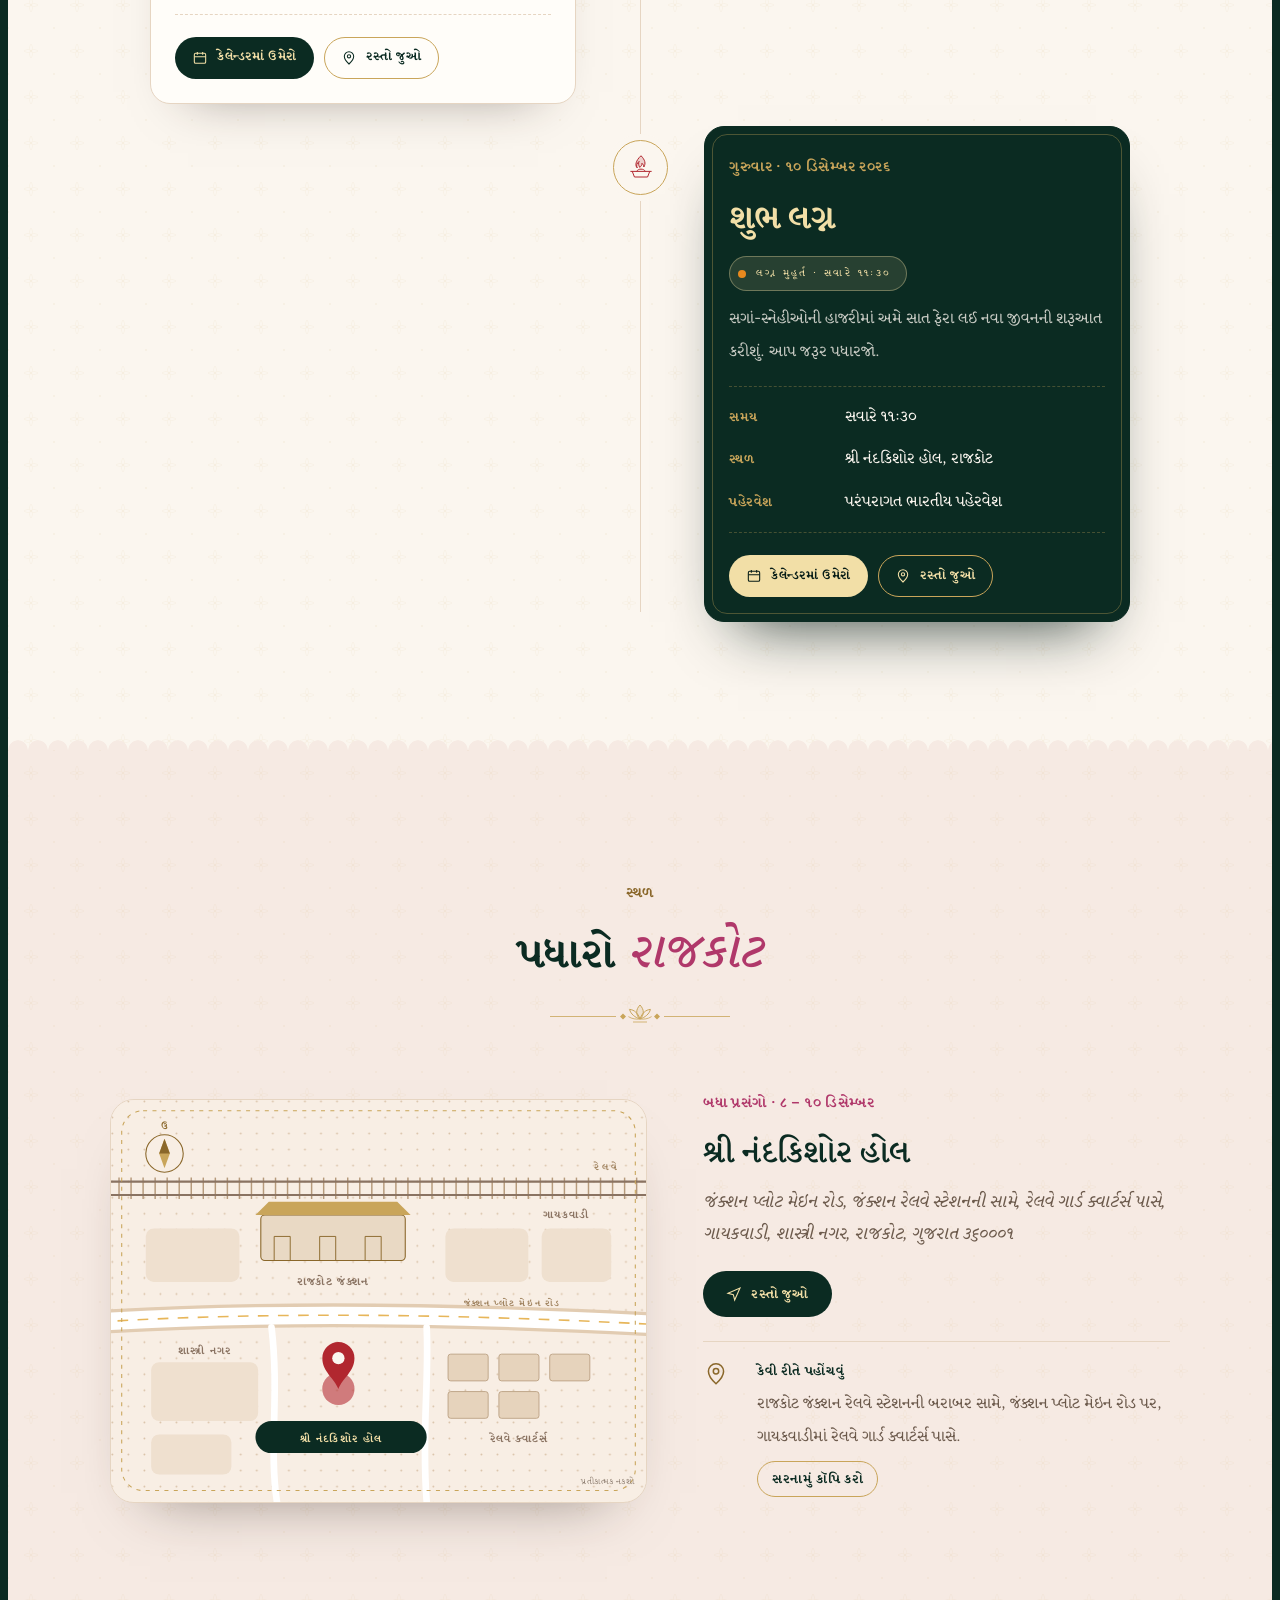
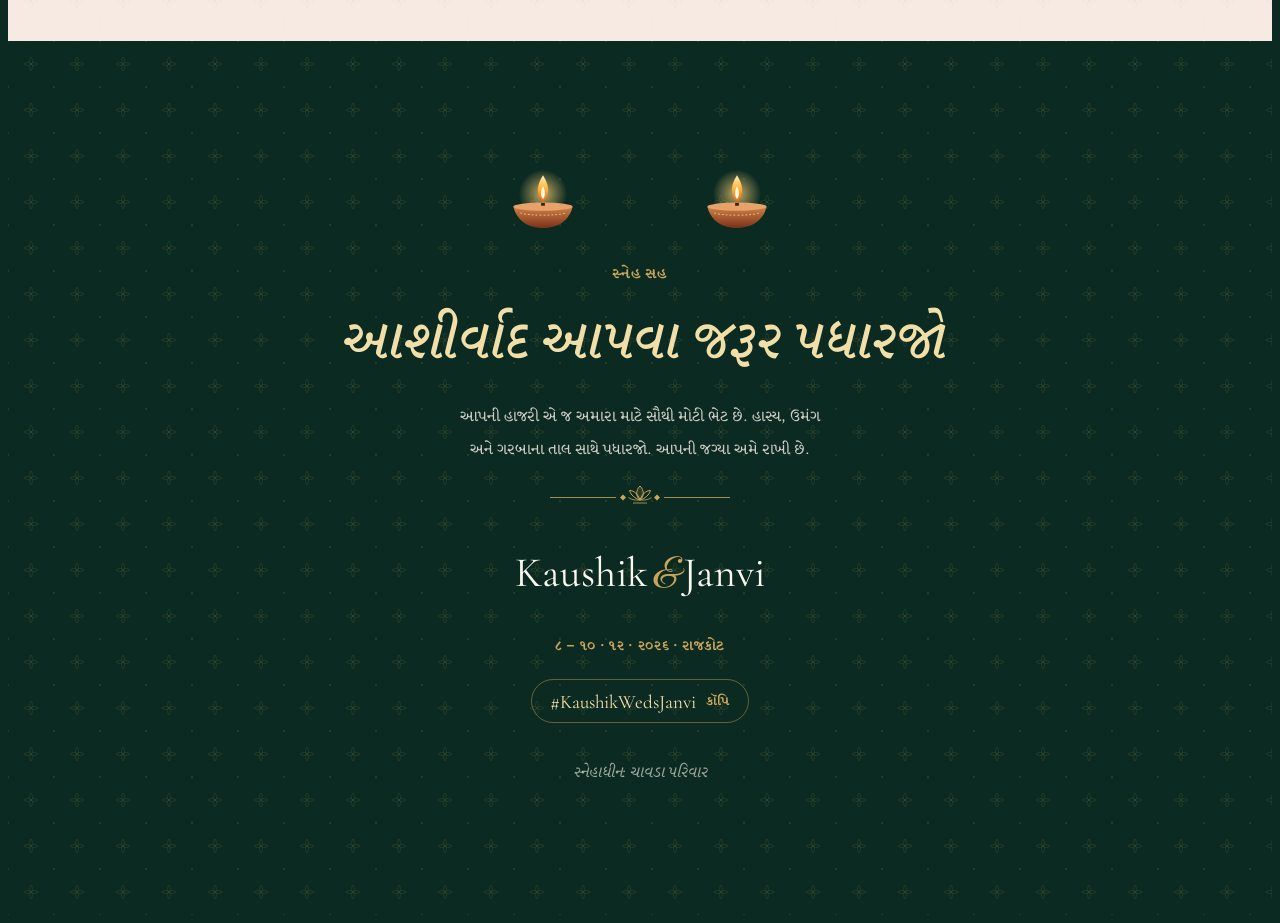
<file: Kaushik-weds-Janvi/gu/index.html>
<!doctype html>
<html lang="gu" prefix="og: https://ogp.me/ns#">
<head>
<meta charset="utf-8">
<meta name="viewport" content="width=device-width,initial-scale=1,viewport-fit=cover">
<title>Kaushik weds Janvi · શુભ લગ્ન</title>
<meta name="description" content="ચાવડા પરિવાર તરફથી સ્નેહભર્યું આમંત્રણ · ૮ – ૧૦ ડિસેમ્બર ૨૦૨૬ · શ્રી નંદકિશોર હોલ, રાજકોટ">
<meta property="og:title" content="Kaushik weds Janvi · શુભ લગ્ન">
<meta property="og:description" content="ચાવડા પરિવાર તરફથી સ્નેહભર્યું આમંત્રણ · ૮ – ૧૦ ડિસેમ્બર ૨૦૨૬ · શ્રી નંદકિશોર હોલ, રાજકોટ">
<meta property="og:image" content="https://manavchavda31.github.io/Manavchavda31/Kaushik-weds-Janvi/share/og-gu.jpg">
<meta property="og:image:secure_url" content="https://manavchavda31.github.io/Manavchavda31/Kaushik-weds-Janvi/share/og-gu.jpg">
<meta property="og:image:type" content="image/jpeg">
<meta property="og:image:width" content="1200">
<meta property="og:image:height" content="630">
<meta property="og:image:alt" content="Kaushik અને Janvi, ૮ – ૧૦ ડિસેમ્બર ૨૦૨૬, રાજકોટ">
<meta property="og:url" content="https://manavchavda31.github.io/Manavchavda31/Kaushik-weds-Janvi/gu/">
<meta property="og:type" content="website">
<meta property="og:site_name" content="Kaushik weds Janvi">
<meta name="twitter:card" content="summary_large_image">
<meta name="twitter:title" content="Kaushik weds Janvi · શુભ લગ્ન">
<meta name="twitter:description" content="ચાવડા પરિવાર તરફથી સ્નેહભર્યું આમંત્રણ · ૮ – ૧૦ ડિસેમ્બર ૨૦૨૬ · શ્રી નંદકિશોર હોલ, રાજકોટ">
<meta name="twitter:image" content="https://manavchavda31.github.io/Manavchavda31/Kaushik-weds-Janvi/share/og-gu.jpg">
<meta name="theme-color" content="#0B2B22">
<link rel="icon" href="data:image/svg+xml,%3Csvg xmlns='http://www.w3.org/2000/svg' viewBox='0 0 64 64'%3E%3Ccircle cx='32' cy='32' r='30' fill='%230B2B22'/%3E%3Ctext x='32' y='42' text-anchor='middle' font-family='Georgia' font-style='italic' font-size='26' fill='%23F2DFA7'%3EK%26J%3C/text%3E%3C/svg%3E">
</head>
<body>
<title>Kaushik &amp; Janvi કંકોત્રી</title>
<meta name="claude:viewport-fit-sides" content="cover">
<meta name="description" content="ચાવડા પરિવાર તરફથી Kaushik અને Janvi ના શુભ લગ્નનું આમંત્રણ.">
<link rel="preconnect" href="https://fonts.googleapis.com">
<link rel="preconnect" href="https://fonts.gstatic.com" crossorigin>
<link rel="stylesheet" href="https://fonts.googleapis.com/css2?family=Cormorant+Garamond:ital,wght@0,400;0,500;0,600;0,700;1,400;1,500;1,600&family=Cinzel:wght@400;500;600&family=Great+Vibes&family=Rasa:ital,wght@0,400;0,500;0,600;0,700;1,400;1,500;1,600&family=Noto+Serif+Gujarati:wght@400;500;600&display=swap">
<script>document.documentElement.classList.add('js');document.documentElement.lang='gu';</script>
<link rel="stylesheet" href="app.css?2e7e7ae7">

<canvas id="petals" aria-hidden="true"></canvas>

<!-- ============ GATE ============ -->
<div class="gate" id="gate" role="dialog" aria-label="લગ્ન કંકોત્રી">
  <div class="door door-l"><div class="door-face"></div></div>
  <div class="door door-r"><div class="door-face"></div></div>
  <div class="seam"></div>
  <div class="flash"></div>
  <button class="seal" id="seal" type="button" aria-label="કંકોત્રી ખોલો">
    <span class="seal-in"><span class="seal-half l"></span><span class="seal-half r"></span></span>
  </button>
  <p class="tap-hint"><span>ખોલવા માટે મહોર પર ટેપ કરો</span></p>
</div>

<template id="coverTpl">
  <div class="cover texture">
    <div class="cover-mandala" data-mandala></div>
    <div class="cover-frame"><span class="corner tl"></span><span class="corner tr"></span><span class="corner bl"></span><span class="corner br"></span></div>
    <div class="cover-top">
      <p class="deva">॥ શ્રી ગણેશાય નમઃ ॥</p>
      <p class="cover-label" data-bind="coverLabel">ચાવડા પરિવાર તરફથી શુભ લગ્નનું આમંત્રણ</p>
      <h2 class="cover-names foil"><span data-bind="groom.first">Kaushik</span><i>&amp;</i><span data-bind="bride.first">Janvi</span></h2>
      <p class="cover-guest" data-guest-cover></p>
    </div>
    <div class="cover-bottom"><span data-bind="dateShort" style="font-size:15px;opacity:1;margin:0">૧૦ · ૧૨ · ૨૦૨૬</span><span data-bind="cityShort">રાજકોટ</span></div>
  </div>
</template>

<!-- ============ HERO ============ -->
<header class="hero" id="home">
  <div class="hero-stage texture">
    <div class="hero-mandala"><div data-mandala></div></div>
  </div>
  <svg class="toran" id="toran" aria-hidden="true"></svg>
  <div class="hero-col">
    <div class="hero-top">
      <p class="deva" style="--d:1.1s">॥ શ્રી ગણેશાય નમઃ ॥</p>
      <p class="eyebrow" style="--d:1.3s"><span data-bind="hostLine">ચાવડા પરિવાર તરફથી સ્નેહભર્યું આમંત્રણ</span></p>
    </div>
    <div class="arch-box">
      <div class="arch-photo"><img id="heroPhoto" alt="Kaushik and Janvi"></div>
      <svg class="arch" viewBox="0 0 300 468" aria-hidden="true">
        <path class="draw" pathLength="1" d="M10 468 V190 C10 112 88 84 150 22 C212 84 290 112 290 190 V468"/>
        <path class="a2 draw" pathLength="1" d="M22 468 V194 C22 122 98 96 150 40 C202 96 278 122 278 194 V468"/>
        <path class="draw" pathLength="1" d="M10 300 H22 M278 300 H290" />
        <g class="fin"><circle cx="150" cy="12" r="3.2"/><path d="M150 0 C153 4 153 7 150 9 C147 7 147 4 150 0Z"/><circle cx="10" cy="190" r="2.4"/><circle cx="290" cy="190" r="2.4"/></g>
      </svg>
      <div class="hero-inner">
        <h1 class="names" style="--d:1.6s"><span class="nm foil" style="--d:1.9s" data-bind="groom.first">Kaushik</span><span class="weds" style="--d:2.4s">weds</span><span class="nm foil" style="--d:2.6s" data-bind="bride.first">Janvi</span></h1>
        <div class="orn" style="--d:3s" data-orn></div>
        <p class="date" style="--d:3.15s" data-bind="dateDots">10 · 12 · 2026</p>
        <p class="place" style="--d:3.3s" data-bind="city">Rajkot, Gujarat</p>
      </div>
    </div>
  </div>
  <a class="scroll-cue" href="#invite">આગળ જુઓ<i></i></a>
</header>

<main>
<!-- ============ LETTER ============ -->
<section class="band paper texture" id="invite">
  <div class="wrap narrow letter">
    <p class="greet rv">પ્રિય <span id="guestName">સ્વજનો</span>,</p>
    <p class="lede rv" style="--d:.1s">શ્રી ગણેશજી અને વડીલોના આશીર્વાદ સાથે</p>
    <div class="parents rv" style="--d:.2s"><span data-bind="host">ચાવડા પરિવાર</span></div>
    <p class="lede rv" style="--d:.25s">આપને સહર્ષ જણાવે છે કે</p>
    <p class="couple-line rv rv-zoom" style="--d:.35s"><span data-bind="groom.first">Kaushik</span> <em>&amp;</em> <span data-bind="bride.first">Janvi</span></p>
    <p class="lede rv" style="--d:.45s">ના શુભ લગ્ન પ્રસંગે પધારવા આપને ભાવભર્યું આમંત્રણ છે.</p>
    <p class="when rv" style="--d:.5s"><span data-bind="dateLong">Thursday, 10 December 2026</span><br><span data-bind="venue.name">Shri Nandkishore Hall</span>, <span data-bind="cityShort">Rajkot</span></p>
    <div class="orn rv" data-orn></div>
    <p class="elders rv" data-bind-wrap="elders"><b>આશીર્વાદ</b><span data-bind="elders"></span></p>
  </div>
</section>

<!-- ============ ALBUM ============ -->
<section class="band green texture album" id="album">
  <div class="wrap">
    <header class="sh rv">
      <p class="eyebrow">અમારી સગાઈ</p>
      <h2 class="h2">યાદગાર <em>પળો</em></h2>
      <div class="orn" data-orn></div>
    </header>
    <div class="album-track" id="albumTrack" aria-label="ફોટો આલ્બમ"></div>
    <div class="album-dots" id="albumDots" aria-label="ફોટો પસંદ કરો"></div>
    <p class="album-quote rv">“દરેક પળે આ પ્રેમ વધતો જ ગયો. દરેક પ્રકરણમાં, દરેક સફરમાં, કાયમનો સાથ શરૂ થાય છે એક સ્મિતથી.”</p>
  </div>
</section>

<!-- ============ COUPLE ============ -->
<section class="band blush texture" id="couple">
  <div class="wrap">
    <header class="sh rv">
      <p class="eyebrow">વર-કન્યા</p>
      <h2 class="h2">બે હૃદય, <em>એક વાર્તા</em></h2>
      <div class="orn" data-orn></div>
    </header>
    <div class="couple">
      <article class="person rv rv-l" data-tilt>
        <div class="portrait"><div class="portrait-in" data-photo="groom"><span class="initial" data-bind="groom.initial">K</span></div></div>
        <p class="role">વરરાજા</p>
        <h3 class="pname" data-bind="groom.full">Kaushik Chavda</h3>
        <p class="pparents" data-bind="groom.parents"></p>
        <p class="about" data-bind="groom.about"></p>
      </article>
      <div class="amp rv rv-zoom" style="--d:.2s" aria-hidden="true">&amp;</div>
      <article class="person rv rv-r" style="--d:.15s" data-tilt>
        <div class="portrait"><div class="portrait-in" data-photo="bride"><span class="initial" data-bind="bride.initial">J</span></div></div>
        <p class="role">કન્યા</p>
        <h3 class="pname" data-bind="bride.full">Janvi</h3>
        <p class="pparents" data-bind="bride.parents"></p>
        <p class="about" data-bind="bride.about"></p>
      </article>
    </div>
  </div>
</section>

<!-- ============ COUNTDOWN ============ -->
<section class="band green countdown texture" id="countdown">
  <div class="cd-mandala"><div data-mandala></div></div>
  <div class="wrap narrow center">
    <header class="sh rv">
      <p class="eyebrow">શુભ ઘડીની રાહ</p>
      <h2 class="h2">શુભ દિવસને <em>બાકી</em></h2>
    </header>
    <div class="cd rv" id="cd" aria-live="off">
      <div class="cd-unit"><div class="cd-num" data-u="d"><span>000</span></div><small>દિવસ</small></div>
      <div class="cd-unit"><div class="cd-num" data-u="h"><span>00</span></div><small>કલાક</small></div>
      <div class="cd-unit"><div class="cd-num" data-u="m"><span>00</span></div><small>મિનિટ</small></div>
      <div class="cd-unit"><div class="cd-num" data-u="s"><span>00</span></div><small>સેકન્ડ</small></div>
    </div>
    <p class="cd-date rv" id="cdDate">ગુરુવાર · ૧૦ ડિસેમ્બર ૨૦૨૬</p>
    <a class="btn btn-gold rv" id="saveDate" href="#" target="_blank" rel="noopener"><svg viewBox="0 0 24 24" fill="none" stroke="currentColor" stroke-width="1.6"><rect x="3.5" y="5" width="17" height="15" rx="2"/><path d="M3.5 10h17M8 3v4M16 3v4"/></svg>તારીખ કેલેન્ડરમાં ઉમેરો</a>
  </div>
</section>

<!-- ============ EVENTS ============ -->
<section class="band paper texture" id="events">
  <div class="wrap">
    <header class="sh rv">
      <p class="eyebrow">ક્યારે અને ક્યાં</p>
      <h2 class="h2">ત્રણ દિવસનો <em>ઉત્સવ</em></h2>
      <div class="orn" data-orn></div>
    </header>
    <div class="timeline" id="timeline"><div class="tl-line"><i></i></div></div>
  </div>
</section>

<!-- ============ VENUE ============ -->
<section class="band blush texture" id="venue">
  <div class="wrap">
    <header class="sh rv">
      <p class="eyebrow">સ્થળ</p>
      <h2 class="h2">પધારો <em>રાજકોટ</em></h2>
      <div class="orn" data-orn></div>
    </header>
    <div class="venue">
      <div class="map rv rv-zoom" id="map"></div>
      <div class="venue-info rv" style="--d:.15s">
        <p class="venue-when" data-bind="venue.when">All celebrations · 8 – 10 December</p>
        <h3 data-bind="venue.name">Shri Nandkishore Hall</h3>
        <p class="addr" data-bind="venue.address">Junction Plot Main Road, opposite Junction Railway Station, near the Railway Guard quarters, Gayakwadi, Shastri Nagar, Rajkot, Gujarat 360001</p>
        <div class="btns">
          <a class="btn btn-dark" id="dirBtn" href="#" target="_blank" rel="noopener"><svg viewBox="0 0 24 24" fill="none" stroke="currentColor" stroke-width="1.6"><path d="M3 11 21 3l-8 18-2-8-8-2Z"/></svg>રસ્તો જુઓ</a>
        </div>
        <ul class="tips" id="tips"></ul>
      </div>
    </div>
  </div>
</section>

</main>

<!-- ============ FOOTER ============ -->
<footer class="band green footer texture">
  <div class="wrap narrow">
    <div class="diyas rv" id="diyas"></div>
    <p class="eyebrow rv">સ્નેહ સહ</p>
    <h2 class="bless rv">આશીર્વાદ આપવા જરૂર પધારજો</h2>
    <p class="msg rv">આપની હાજરી એ જ અમારા માટે સૌથી મોટી ભેટ છે. હાસ્ય, ઉમંગ અને ગરબાના તાલ સાથે પધારજો. આપની જગ્યા અમે રાખી છે.</p>
    <div class="orn rv" data-orn></div>
    <p class="sig rv"><span data-bind="groom.first">Kaushik</span><i>&amp;</i><span data-bind="bride.first">Janvi</span></p>
    <p class="sigdate rv" data-bind="footerDate">8 – 10 · 12 · 2026 · Rajkot</p>
    <button class="tag rv" type="button" id="tagBtn"><span data-bind="hashtag">#KaushikWedsJanvi</span><small>કૉપિ</small></button>
    <p class="families rv" data-bind="families">With love from the Chavda Family</p>
  </div>
</footer>

<button class="music" id="music" type="button" aria-label="સંગીત બંધ કરો" aria-pressed="true" hidden><span class="bars"><i></i><i></i><i></i><i></i></span></button>
<button class="totop" id="toTop" type="button" aria-label="ઉપર જાઓ"><svg class="ring" viewBox="0 0 50 50" aria-hidden="true"><circle cx="25" cy="25" r="23.5" fill="none" stroke="rgba(242,223,167,.22)" stroke-width="1.4"/><circle id="toTopRing" cx="25" cy="25" r="23.5" fill="none" stroke="#C9A55A" stroke-width="1.8" stroke-linecap="round" pathLength="100" stroke-dasharray="100" stroke-dashoffset="100"/></svg><svg class="arrow" viewBox="0 0 24 24" fill="none" stroke="currentColor" stroke-width="1.8" stroke-linecap="round" stroke-linejoin="round" aria-hidden="true"><path d="M12 19V5M6 11l6-6 6 6"/></svg></button>
<div class="toast" id="toast" role="status"></div>
<div class="lb" id="lb" hidden role="dialog" aria-modal="true" aria-label="ફોટો વ્યૂઅર">
  <div class="lb-stage"><img class="lb-img" id="lbImg" alt=""><div class="lb-cap"><span class="cap-script" id="lbCap"></span><span class="cap-label" id="lbSub"></span></div></div>
  <button class="lb-btn lb-close" id="lbClose" type="button" aria-label="બંધ કરો"><svg viewBox="0 0 24 24" fill="none" stroke="currentColor" stroke-width="1.6"><path d="M6 6l12 12M18 6 6 18"/></svg></button>
  <button class="lb-btn lb-prev" id="lbPrev" type="button" aria-label="પાછલો ફોટો"><svg viewBox="0 0 24 24" fill="none" stroke="currentColor" stroke-width="1.6"><path d="M15 5l-7 7 7 7"/></svg></button>
  <button class="lb-btn lb-next" id="lbNext" type="button" aria-label="આગલો ફોટો"><svg viewBox="0 0 24 24" fill="none" stroke="currentColor" stroke-width="1.6"><path d="M9 5l7 7-7 7"/></svg></button>
  <p class="lb-count" id="lbCount">1 / 3</p>
</div>

<script src="app.js?4b8bb8d5"></script>



</body>
</html>
</file>
<file: app.css>
/* Layout: a folded card read top to bottom. Full-bleed bands alternate emerald and ivory with lace-scalloped seams;
   content sits in one narrow column, opening to two columns only for the couple, the timeline and the venue. */
:root{
  --emerald-950:#071D17; --emerald-900:#0B2B22; --emerald-800:#10392D; --emerald-700:#1A5242;
  --gold:#C9A55A; --gold-hi:#F2DFA7; --gold-lo:#8A672A;
  --paper:#FBF6EF; --blush:#F6EAE3; --ink:#2B2019; --ink-soft:#6C5A4C; --line:#E6D5C2;
  --rani:#B0386A; --sindoor:#B1272F; --marigold:#E8891E; --haldi:#D9A520; --lake:#CFE2DB;
  --f-display:"Cormorant Garamond","Cormorant",Garamond,"Times New Roman",serif;
  --f-script:"Great Vibes","Snell Roundhand","Apple Chancery",cursive;
  --f-label:"Cinzel","Trajan Pro",Georgia,serif;
  --f-body:"Cormorant Garamond",Garamond,Georgia,serif;
  --f-deva:"Tiro Devanagari Hindi","Noto Serif Devanagari","Kohinoor Devanagari",serif;
  --ease:cubic-bezier(.2,.8,.2,1);
  color-scheme:light;
}
*,*::before,*::after{box-sizing:border-box}
[hidden]{display:none!important}
html{scroll-behavior:smooth;-webkit-text-size-adjust:100%}
body{background:var(--emerald-900);color:var(--ink);font-family:var(--f-body);font-size:19.5px;font-weight:500;line-height:1.55;font-variant-numeric:lining-nums;-webkit-font-smoothing:antialiased;overflow-x:clip}
body.locked{overflow:hidden}
h1,h2,h3,p{margin:0}
h1,h2,h3{text-wrap:balance;font-weight:500}
a{color:inherit}
button{font:inherit;color:inherit}
:focus-visible{outline:2px solid var(--gold);outline-offset:3px;border-radius:4px}
::selection{background:var(--gold-hi);color:var(--emerald-900)}

/* ---------- shared type ---------- */
.eyebrow{font-family:var(--f-label);font-size:12.5px;font-weight:500;letter-spacing:.3em;text-transform:uppercase;color:var(--gold-lo)}
.green .eyebrow{color:var(--gold)}
.h2{font-family:var(--f-display);font-size:clamp(34px,7vw,54px);line-height:1.08;letter-spacing:-.005em;color:var(--emerald-900)}
.green .h2{color:var(--paper)}
.h2 em,.script{font-family:var(--f-script);font-style:normal;font-weight:400;color:var(--rani);font-size:1.12em;line-height:.8;letter-spacing:0;padding-inline:.04em}
.green .h2 em{color:var(--gold-hi)}
.deva{font-family:var(--f-deva);font-size:16px;letter-spacing:.04em;color:var(--gold)}
.foil{background:linear-gradient(105deg,#9C7631 0%,#E9CF8C 20%,#FFF4D2 30%,#C9A55A 44%,#8E6B2D 60%,#E7CB86 78%,#A8823A 100%);background-size:260% 100%;-webkit-background-clip:text;background-clip:text;color:transparent;animation:foil 8s linear infinite}
@keyframes foil{from{background-position:100% 0}to{background-position:-160% 0}}
.sh{display:grid;justify-items:center;gap:14px;text-align:center;margin-bottom:clamp(40px,7vw,64px)}
.orn{width:180px;height:22px;color:var(--gold)}
.orn svg{display:block;width:100%;height:100%}
.center{text-align:center}

/* ---------- bands ---------- */
.band{position:relative;overflow-x:clip;--bb:var(--paper);background:var(--bb);padding-block:clamp(76px,12vw,128px);padding-left:max(16px,env(safe-area-inset-left,0px));padding-right:max(16px,env(safe-area-inset-right,0px))}
.band::before{content:"";position:absolute;left:0;right:0;top:-10px;height:10px;background:radial-gradient(circle at 10px 10px,var(--bb) 9.4px,transparent 10px) 0 0/20px 20px repeat-x;pointer-events:none}
.band.green{--bb:var(--emerald-900);color:var(--paper)}
.band.blush{--bb:var(--blush)}
.band.paper{--bb:var(--paper)}
.wrap{max-width:1060px;margin:0 auto;position:relative}
.narrow{max-width:660px}
.texture::after{content:"";position:absolute;inset:0;pointer-events:none;opacity:.5;background-image:url("data:image/svg+xml,%3Csvg xmlns='http://www.w3.org/2000/svg' width='46' height='46' viewBox='0 0 46 46'%3E%3Cg fill='none' stroke='%23C9A55A' stroke-width='.6' opacity='.35'%3E%3Cpath d='M23 16c2 3 2 5 0 7c-2-2-2-4 0-7zM23 30c2-3 2-5 0-7c-2 2-2 4 0 7zM16 23c3-2 5-2 7 0c-2 2-4 2-7 0zM30 23c-3-2-5-2-7 0c2 2 4 2 7 0z'/%3E%3C/g%3E%3Cg fill='%23C9A55A' opacity='.35'%3E%3Ccircle cx='0' cy='0' r='1'/%3E%3Ccircle cx='46' cy='0' r='1'/%3E%3Ccircle cx='0' cy='46' r='1'/%3E%3Ccircle cx='46' cy='46' r='1'/%3E%3C/g%3E%3C/svg%3E")}
.paper.texture::after,.blush.texture::after{opacity:.28}
.band > .wrap{z-index:1}

/* ---------- buttons ---------- */
.btn{display:inline-flex;align-items:center;justify-content:center;gap:9px;min-height:46px;padding:0 22px;border-radius:999px;font-family:var(--f-label);font-size:13px;letter-spacing:.2em;text-transform:uppercase;text-decoration:none;cursor:pointer;border:1px solid transparent;transition:transform .3s var(--ease),background-color .3s,color .3s,box-shadow .3s}
.btn svg{width:16px;height:16px;flex:none}
.btn:hover{transform:translateY(-2px)}
.btn-gold{background:linear-gradient(180deg,#E4C77F,#C09A4C);color:var(--emerald-950);box-shadow:0 8px 24px -10px rgba(201,165,90,.8),inset 0 1px 0 rgba(255,255,255,.45)}
.btn-dark{background:var(--emerald-900);color:var(--gold-hi)}
.btn-dark:hover{background:var(--emerald-700)}
.btn-line{border-color:var(--gold);color:var(--emerald-900);background:transparent}
.btn-line:hover{background:var(--emerald-900);color:var(--gold-hi);border-color:var(--emerald-900)}
.green .btn-line{color:var(--gold-hi)}
.green .btn-line:hover{background:var(--gold-hi);color:var(--emerald-950);border-color:var(--gold-hi)}

/* ---------- petals canvas ---------- */
#petals{position:fixed;inset:0;width:100%;height:100%;pointer-events:none;z-index:60}

/* ---------- gate ---------- */
.gate{display:none}
.js .gate{display:block;position:fixed;inset:0;z-index:50;perspective:1700px;overflow:hidden;cursor:pointer;--seal-y:61%}
.door{position:absolute;top:0;bottom:0;width:50%;overflow:hidden;will-change:transform;backface-visibility:hidden;transition:transform 2s cubic-bezier(.66,0,.22,1) .45s,opacity .5s ease 2.05s}
.door-l{left:0;transform-origin:0 50%}
.door-r{right:0;transform-origin:100% 50%}
.door-face{position:absolute;top:0;bottom:0;width:200%}
.door-l .door-face{left:0}
.door-r .door-face{right:0}
.door::after{content:"";position:absolute;inset:0;opacity:0;transition:opacity 1.6s ease .5s;pointer-events:none}
.door-l::after{background:linear-gradient(90deg,rgba(0,0,0,.65),rgba(0,0,0,.15))}
.door-r::after{background:linear-gradient(270deg,rgba(0,0,0,.65),rgba(0,0,0,.15))}
.gate.open .door-l{transform:rotateY(-100deg);opacity:0}
.gate.open .door-r{transform:rotateY(100deg);opacity:0}
.gate.open .door::after{opacity:1}
.gate.fade{transition:opacity .7s ease;opacity:0}

.cover{position:absolute;inset:0;background:
   radial-gradient(ellipse 80% 55% at 50% 61%,#1C5B47 0%,rgba(16,57,45,.0) 70%),
   linear-gradient(180deg,#0E3329,#0A271F);color:var(--gold)}
.cover::before{content:"";position:absolute;inset:0;opacity:.55;background-image:inherit}
.cover-frame{position:absolute;inset:12px;border:1px solid rgba(201,165,90,.55);pointer-events:none}
.cover-frame::before{content:"";position:absolute;inset:6px;border:1px solid rgba(201,165,90,.22)}
.corner{position:absolute;width:46px;height:46px;color:var(--gold)}
.corner svg{width:100%;height:100%;display:block}
.corner.tl{top:-1px;left:-1px}.corner.tr{top:-1px;right:-1px;transform:scaleX(-1)}
.corner.bl{bottom:-1px;left:-1px;transform:scaleY(-1)}.corner.br{bottom:-1px;right:-1px;transform:scale(-1,-1)}
.cover-mandala{position:absolute;left:50%;top:var(--seal-y);width:min(150vw,98vh);aspect-ratio:1;transform:translate(-50%,-50%);color:var(--gold);opacity:.55}
.cover-mandala svg{width:100%;height:100%;display:block}
.cover-top{position:absolute;left:0;right:0;top:max(11%,64px);display:grid;justify-items:center;gap:12px;text-align:center;padding:0 24px}
.cover-label{font-family:var(--f-label);font-size:12px;letter-spacing:.42em;color:var(--gold);text-transform:uppercase}
.cover-names{font-family:var(--f-display);font-weight:500;font-size:clamp(40px,11vw,100px);line-height:1;letter-spacing:.01em;white-space:nowrap}
.cover-names i{font-family:var(--f-script);font-style:normal;font-size:.8em;padding:0 .12em}
.cover-guest{font-family:var(--f-body);font-style:italic;font-size:18px;color:var(--gold-hi);opacity:.92;min-height:1.4em}
.cover-bottom{position:absolute;left:0;right:0;bottom:max(6%,40px);text-align:center;font-family:var(--f-label);font-size:13px;letter-spacing:.38em;color:var(--gold)}
.cover-bottom span{display:block;margin-top:6px;font-size:11px;letter-spacing:.5em;opacity:.7}

.seam{position:absolute;top:0;bottom:0;left:50%;width:2px;margin-left:-1px;background:linear-gradient(180deg,transparent,var(--gold-hi) 12%,var(--gold) 50%,var(--gold-hi) 88%,transparent);box-shadow:0 0 14px 1px rgba(242,223,167,.55);transition:opacity .4s ease .6s}
.gate.open .seam{opacity:0}
.flash{position:absolute;inset:0;pointer-events:none;opacity:0;background:radial-gradient(ellipse 60% 70% at 50% 61%,#FFFBEE 0%,rgba(255,243,214,.9) 28%,rgba(255,232,190,0) 72%)}
.gate.open .flash{animation:flash 2.3s ease .3s forwards}
@keyframes flash{0%{opacity:0;transform:scaleX(.03)}28%{opacity:1;transform:scaleX(1)}100%{opacity:0;transform:scaleX(1.25)}}

.seal{position:absolute;left:50%;top:var(--seal-y);width:clamp(104px,28vw,136px);aspect-ratio:1;margin:0;padding:0;border:0;background:none;cursor:pointer;z-index:3;border-radius:50%;transform:translate(-50%,-50%)}
.seal-in{position:absolute;inset:0;transition:transform .4s var(--ease)}
.anim .seal-in{animation:stamp 1s cubic-bezier(.25,1.55,.45,1) 1.5s both}
.seal:hover .seal-in{transform:scale(1.05)}
.seal-half{position:absolute;inset:0;filter:drop-shadow(0 10px 16px rgba(0,0,0,.45));transition:transform 1.2s cubic-bezier(.45,0,.25,1),opacity 1s ease .2s}
.seal-half svg{display:block;width:100%;height:100%}
.seal-half.l{clip-path:polygon(0 0,52% 0,47% 30%,53% 55%,48% 78%,51% 100%,0 100%)}
.seal-half.r{clip-path:polygon(52% 0,100% 0,100% 100%,51% 100%,48% 78%,53% 55%,47% 30%)}
.seal::before,.seal::after{content:"";position:absolute;inset:-6px;border-radius:50%;border:1px solid var(--gold-hi);opacity:0;animation:halo 2.8s ease-out 2.6s infinite;pointer-events:none}
.seal::after{animation-delay:4s}
@keyframes halo{0%{transform:scale(.95);opacity:.75}100%{transform:scale(1.7);opacity:0}}
@keyframes stamp{0%{transform:scale(2.2) rotate(-14deg);opacity:0}55%{opacity:1}100%{transform:scale(1) rotate(0)}}
.gate.cracking .seal-in{animation:wobble .38s ease both}
@keyframes wobble{0%{transform:scale(1)}30%{transform:scale(.92) rotate(-3deg)}60%{transform:scale(1.06) rotate(2deg)}100%{transform:scale(1)}}
.gate.open .seal::before,.gate.open .seal::after{display:none}
.gate.open .seal-half.l{transform:translate(-70%,14%) rotate(-32deg);opacity:0}
.gate.open .seal-half.r{transform:translate(70%,14%) rotate(32deg);opacity:0}
.tap-hint{position:absolute;left:0;right:0;top:calc(var(--seal-y) + clamp(76px,17vw,96px));text-align:center;font-family:var(--f-label);font-size:12px;letter-spacing:.42em;text-transform:uppercase;color:var(--gold-hi);pointer-events:none;transition:opacity .4s}
.tap-hint span{display:inline-block;background:linear-gradient(90deg,rgba(242,223,167,.55) 0%,#FFF6DA 50%,rgba(242,223,167,.55) 100%);background-size:200% 100%;-webkit-background-clip:text;background-clip:text;color:transparent;animation:foil 3s linear infinite}
.gate.cracking .tap-hint{animation:none;opacity:0}
.gate.open .seal{visibility:hidden;transition:visibility 0s 1.3s}
.seal:focus-visible{outline-offset:8px;border-radius:50%}

/* gate entrance */
.anim .cover-top > *{opacity:0;transform:translateY(14px);animation:rise 1.2s var(--ease) both}
.anim .cover-top > :nth-child(1){animation-delay:.2s}
.anim .cover-top > :nth-child(2){animation-delay:.45s}
.anim .cover-top > :nth-child(3){animation-delay:.7s}
.anim .cover-top > :nth-child(4){animation-delay:1.1s}
.anim .cover-mandala{animation:mandalaIn 2.6s var(--ease) both}
.anim .cover-bottom,.anim .tap-hint{animation:fadeIn 1.2s ease 2.2s both}
@keyframes rise{to{opacity:1;transform:none}}
@keyframes fadeIn{from{opacity:0}to{opacity:1}}
@keyframes mandalaIn{from{opacity:0;transform:translate(-50%,-50%) scale(.86) rotate(-12deg)}to{opacity:.55;transform:translate(-50%,-50%) scale(1) rotate(0)}}

/* ---------- hero ---------- */
.hero{position:relative;min-height:100svh;display:grid;place-items:center;overflow:hidden;color:var(--paper);background:radial-gradient(ellipse 90% 60% at 50% 55%,#1A5442 0%,#0E3329 55%,#09241C 100%);padding:138px max(16px,env(safe-area-inset-right,0px)) 88px max(16px,env(safe-area-inset-left,0px))}
.hero-col{position:relative;z-index:1;display:grid;justify-items:center;gap:18px}
.hero-top{display:grid;justify-items:center;gap:8px;text-align:center}
.hero-top .eyebrow{color:var(--gold);font-size:12px;letter-spacing:.26em}
.hero-stage{position:absolute;inset:0;transition:transform 2.6s var(--ease) .3s,filter 2.2s ease .3s}
.anim body:not(.opened) .hero-stage{transform:scale(1.08);filter:brightness(.6)}
.hero-mandala{position:absolute;left:50%;top:55%;width:min(150vw,1100px);aspect-ratio:1;translate:-50% -50%;color:var(--gold);opacity:.13}
.hero-mandala > div{width:100%;height:100%;animation:spin 160s linear infinite}
.hero-mandala svg{width:100%;height:100%;display:block}
@keyframes spin{to{transform:rotate(360deg)}}
.toran{position:absolute;left:0;top:0;width:100%;height:170px;z-index:2;overflow:visible;transition:transform 1.5s var(--ease) .35s;filter:drop-shadow(0 6px 6px rgba(0,0,0,.35))}
.anim body:not(.opened) .toran{transform:translateY(-110%)}
.strand{transform-box:fill-box;transform-origin:50% 0;animation:sway var(--d,3s) ease-in-out var(--dl,0s) infinite alternate}
@keyframes sway{from{transform:rotate(-3.2deg)}to{transform:rotate(3.2deg)}}

.arch-box{position:relative;z-index:1;width:min(88vw,440px);aspect-ratio:300/468}
.arch-photo{position:absolute;inset:0;-webkit-mask:url("data:image/svg+xml,%3Csvg xmlns='http://www.w3.org/2000/svg' viewBox='0 0 300 468' preserveAspectRatio='none'%3E%3Cpath d='M22 468V194C22 122 98 96 150 40C202 96 278 122 278 194V468Z'/%3E%3C/svg%3E") center/100% 100% no-repeat;mask:url("data:image/svg+xml,%3Csvg xmlns='http://www.w3.org/2000/svg' viewBox='0 0 300 468' preserveAspectRatio='none'%3E%3Cpath d='M22 468V194C22 122 98 96 150 40C202 96 278 122 278 194V468Z'/%3E%3C/svg%3E") center/100% 100% no-repeat;overflow:hidden;background:var(--emerald-800);transition:opacity 2s ease .9s,transform 2.4s var(--ease) .9s}
.arch-photo img{display:block;width:100%;height:100%;object-fit:cover;object-position:52% 0%;transform-origin:50% 22%;animation:kenburns 22s ease-in-out infinite alternate}
.arch-photo::after{content:"";position:absolute;inset:0;background:linear-gradient(0deg,rgba(8,32,25,.97) 0%,rgba(8,32,25,.9) 26%,rgba(8,32,25,.45) 46%,rgba(8,32,25,0) 62%),radial-gradient(ellipse 80% 50% at 50% 20%,transparent 50%,rgba(8,32,25,.35))}
@keyframes kenburns{from{transform:scale(1.02)}to{transform:scale(1.13) translateY(1.5%)}}
.anim body:not(.opened) .arch-photo{opacity:0;transform:scale(.94)}
.arch{position:absolute;inset:0;width:100%;height:100%;overflow:visible}
.arch path{fill:none;stroke:var(--gold);stroke-width:1.1}
.arch .a2{stroke-width:.6;opacity:.7}
.arch .fin{fill:var(--gold)}
.anim .arch path.draw{stroke-dasharray:1 1;stroke-dashoffset:1}
.anim .opened .arch path.draw{animation:draw 2.8s cubic-bezier(.6,0,.2,1) .8s forwards}
.anim .arch .fin{opacity:0}
.anim .opened .arch .fin{animation:fadeIn 1s ease 2.6s forwards}
@keyframes draw{to{stroke-dashoffset:0}}
.hero-inner{position:absolute;left:0;right:0;bottom:0;display:grid;justify-items:center;gap:10px;text-align:center;padding:0 9% 9%}
.hero-inner .eyebrow{color:var(--gold);font-size:12px;letter-spacing:.24em}
.names{display:grid;justify-items:center;gap:0;font-family:var(--f-display);font-weight:500;font-size:clamp(54px,15.5vw,92px);line-height:.95;margin-block:4px;text-shadow:0 2px 18px rgba(0,0,0,.25)}
.names .weds{font-family:var(--f-script);font-size:.5em;color:var(--gold-hi);line-height:1.1}
.hero .date{font-family:var(--f-label);font-size:14px;letter-spacing:.34em;color:var(--gold-hi)}
.hero .place{font-family:var(--f-body);font-style:italic;font-size:19px;color:rgba(251,246,239,.85)}
.anim .hero-inner > *,.anim .hero-top > *{opacity:0}
.anim .opened .hero-inner > *,.anim .opened .hero-top > *{animation:rise 1.2s var(--ease) both;animation-delay:var(--d)}
.anim .opened .names .nm{animation:nameIn 1.8s var(--ease) both;animation-delay:var(--d)}
.anim .names .nm,.anim .names .weds{opacity:0}
.anim .opened .names .weds{animation:rise 1.2s var(--ease) both;animation-delay:var(--d)}
@keyframes nameIn{from{opacity:0;letter-spacing:.32em;filter:blur(10px)}to{opacity:1;letter-spacing:.01em;filter:blur(0)}}
.scroll-cue{position:absolute;left:50%;bottom:26px;translate:-50% 0;display:grid;justify-items:center;gap:10px;font-family:var(--f-label);font-size:11px;letter-spacing:.4em;color:var(--gold);text-decoration:none;z-index:2}
.scroll-cue i{display:block;width:1px;height:42px;background:linear-gradient(var(--gold),transparent);transform-origin:top;animation:cue 2.2s ease-in-out infinite}
@keyframes cue{0%{transform:scaleY(0);opacity:1}60%{transform:scaleY(1);opacity:1}100%{transform:scaleY(1);opacity:0}}
.anim .scroll-cue{opacity:0}
.anim .opened .scroll-cue{animation:fadeIn 1s ease 3.6s both}

/* ---------- reveal ---------- */
.anim .rv{opacity:0;transform:translateY(34px);transition:opacity 1.1s ease,transform 1.2s var(--ease);transition-delay:var(--d,0s)}
.anim .rv-l{transform:translateX(-44px)}
.anim .rv-r{transform:translateX(44px)}
.anim .rv-zoom{transform:scale(.93)}
.anim .rv.in{opacity:1;transform:none}

/* ---------- letter ---------- */
.letter{display:grid;justify-items:center;gap:22px;text-align:center}
.greet{font-family:var(--f-script);font-size:clamp(34px,8vw,46px);color:var(--rani);line-height:1.1}
.letter .lede{font-size:clamp(19px,3.6vw,22px);color:var(--ink);max-width:34ch;line-height:1.55}
.parents{display:grid;gap:4px;font-family:var(--f-label);font-weight:500;letter-spacing:.08em;font-size:clamp(21px,4.6vw,27px);color:var(--emerald-900);line-height:1.3}
.parents .and{font-family:var(--f-body);font-style:italic;font-size:17px;color:var(--ink-soft)}
.letter .couple-line{font-family:var(--f-script);font-size:clamp(46px,11vw,68px);color:var(--emerald-900);line-height:1.15}
.letter .couple-line em{font-style:normal;color:var(--gold-lo);font-size:.7em}
.letter .when{font-family:var(--f-label);font-size:14px;letter-spacing:.26em;color:var(--gold-lo);text-transform:uppercase;line-height:1.9}
.elders{margin-top:10px;padding-top:24px;border-top:1px solid var(--line);font-size:15.5px;color:var(--ink-soft);max-width:46ch;line-height:1.7}
.elders b{display:block;font-family:var(--f-label);font-weight:400;font-size:11px;letter-spacing:.32em;color:var(--gold-lo);margin-bottom:6px}

/* ---------- couple ---------- */
.couple{display:grid;grid-template-columns:1fr;gap:28px;justify-items:center;align-items:center}
.person{width:100%;max-width:360px;display:grid;justify-items:center;text-align:center;gap:10px;padding:34px 26px 32px;background:#FFFDF9;border:1px solid var(--line);border-radius:999px 999px 22px 22px;box-shadow:0 30px 60px -40px rgba(43,32,25,.45);transform-style:preserve-3d;transition:transform .5s var(--ease)}
.portrait{position:relative;width:170px;aspect-ratio:3/4;border-radius:999px 999px 14px 14px;padding:6px;background:linear-gradient(160deg,#EBD198,#B48A3E 55%,#E9CE8E);margin-bottom:14px}
.portrait-in{position:relative;width:100%;height:100%;border-radius:999px 999px 10px 10px;overflow:hidden;display:grid;place-items:center;background:radial-gradient(circle at 50% 35%,#1E5A47,#0B2B22 75%);background-size:cover;background-position:center}
.portrait-in .initial{font-family:var(--f-script);font-size:96px;line-height:1;color:var(--gold-hi);transform:translateY(6px)}
.portrait-in.has-photo .initial{display:none}
.portrait-in::after{content:"";position:absolute;inset:0;background:linear-gradient(115deg,transparent 30%,rgba(255,248,225,.45) 48%,transparent 62%);transform:translateX(-120%);transition:transform 1.4s ease}
.person:hover .portrait-in::after,.person.in .portrait-in::after{transform:translateX(120%)}
.role{font-family:var(--f-label);font-size:12px;letter-spacing:.36em;color:var(--gold-lo);text-transform:uppercase}
.pname{font-family:var(--f-display);font-weight:600;font-size:32px;color:var(--emerald-900);line-height:1.15}
.pparents{font-style:italic;color:var(--ink-soft);font-size:16.5px;line-height:1.45}
.about{font-size:17px;color:var(--ink);max-width:30ch;margin-top:6px}
.amp{font-family:var(--f-script);font-size:76px;line-height:.8;color:var(--gold)}
.story{margin-top:clamp(64px,10vw,96px);display:grid;grid-template-columns:1fr;gap:0;position:relative}
.story-title{text-align:center;margin-bottom:26px}
.moment{display:grid;grid-template-columns:86px 1fr;gap:18px;align-items:start;padding:18px 0;border-top:1px solid var(--line)}
.moment:last-child{border-bottom:1px solid var(--line)}
.moment .yr{font-family:var(--f-display);font-size:32px;line-height:1;color:var(--gold-lo);font-variant-numeric:lining-nums}
.moment .yr small{display:block;font-family:var(--f-label);font-size:11px;letter-spacing:.28em;color:var(--ink-soft);margin-top:8px}
.moment p{font-size:17.5px;color:var(--ink);min-width:0}
.moment.last .yr{color:var(--rani)}

/* ---------- countdown ---------- */
.cd-mandala{position:absolute;left:50%;top:50%;width:min(130vw,900px);aspect-ratio:1;translate:-50% -50%;color:var(--gold);opacity:.08;pointer-events:none}
.cd-mandala > div{width:100%;height:100%;animation:spin 220s linear infinite reverse}
.cd-mandala svg{width:100%;height:100%;display:block}
.countdown{overflow:hidden}
.cd{display:grid;grid-template-columns:repeat(4,minmax(0,1fr));gap:clamp(8px,2.5vw,18px);margin:10px auto 26px;max-width:560px}
.cd-unit{display:grid;justify-items:center;gap:8px;padding:18px 4px 14px;border:1px solid rgba(201,165,90,.35);border-radius:999px 999px 12px 12px;background:linear-gradient(180deg,rgba(201,165,90,.09),rgba(201,165,90,0))}
.cd-num{position:relative;height:1.1em;overflow:hidden;font-family:var(--f-display);font-weight:500;font-size:clamp(34px,9vw,58px);line-height:1.1;color:var(--gold-hi);font-variant-numeric:tabular-nums lining-nums;min-width:2ch;text-align:center}
.cd-num span{display:block}
.cd-num span.out{position:absolute;inset:0;animation:cdOut .55s var(--ease) forwards}
.cd-num span.in{animation:cdIn .55s var(--ease) both}
@keyframes cdOut{to{transform:translateY(-70%);opacity:0;filter:blur(3px)}}
@keyframes cdIn{from{transform:translateY(70%);opacity:0;filter:blur(3px)}}
.cd-unit small{font-family:var(--f-label);font-size:11px;letter-spacing:.3em;color:var(--gold);text-transform:uppercase}
.cd-date{font-family:var(--f-label);font-size:13.5px;letter-spacing:.3em;color:var(--paper);opacity:.85;margin-bottom:28px;text-transform:uppercase;line-height:1.8}

/* ---------- events ---------- */
.timeline{position:relative;max-width:980px;margin:0 auto;display:grid;gap:30px;--p:0}
.tl-line{position:absolute;top:10px;bottom:10px;left:27px;width:1px;background:var(--line)}
.tl-line i{position:absolute;inset:0;background:linear-gradient(var(--gold),var(--rani));transform-origin:top;transform:scaleY(var(--p))}
.ev{position:relative;padding-left:74px}
.ev-medal{position:absolute;left:0;top:14px;width:55px;height:55px;border-radius:50%;display:grid;place-items:center;background:var(--paper);border:1px solid var(--gold);color:var(--c);box-shadow:0 0 0 6px var(--paper)}
.ev-medal svg{width:30px;height:30px}
.ev-card{position:relative;min-width:0;padding:26px 24px 24px;background:#FFFDF9;border:1px solid var(--line);border-radius:20px;box-shadow:0 26px 50px -38px rgba(43,32,25,.5);display:grid;gap:12px;transition:transform .5s var(--ease)}
.ev-day{font-family:var(--f-label);font-size:12px;letter-spacing:.28em;color:var(--c);text-transform:uppercase;filter:saturate(1.1) brightness(.8)}
.ev-title{font-family:var(--f-display);font-weight:600;font-size:clamp(30px,6.4vw,40px);line-height:1.08;color:var(--emerald-900)}
.ev-blurb{font-size:17px;color:var(--ink-soft)}
.ev-meta{display:grid;gap:10px;margin:6px 0 4px;padding:14px 0;border-block:1px dashed var(--line)}
.ev-meta div{display:grid;grid-template-columns:104px 1fr;gap:12px;align-items:baseline}
.ev-meta dt{font-family:var(--f-label);font-size:11px;letter-spacing:.26em;color:var(--gold-lo);text-transform:uppercase}
.ev-meta dd{margin:0;font-size:17px;color:var(--ink);min-width:0}
.ev-actions{display:flex;flex-wrap:wrap;gap:10px;margin-top:6px}
.ev-actions .btn{min-height:42px;padding:0 16px;font-size:12px;letter-spacing:.16em}
.ev.main .ev-card{background:var(--emerald-900);border-color:var(--emerald-900);color:var(--paper);box-shadow:0 34px 60px -34px rgba(7,29,23,.85)}
.ev.main .ev-card::before{content:"";position:absolute;inset:7px;border:1px solid rgba(201,165,90,.35);border-radius:15px;pointer-events:none}
.ev.main .ev-title{color:var(--gold-hi)}
.ev.main .ev-day{color:var(--gold);filter:none}
.ev.main .ev-blurb{color:rgba(251,246,239,.78)}
.ev.main .ev-meta{border-color:rgba(201,165,90,.3)}
.ev.main .ev-meta dt{color:var(--gold)}
.ev.main .ev-meta dd{color:var(--paper)}
.ev.main .btn-line{color:var(--gold-hi)}
.ev.main .btn-line:hover{background:var(--gold-hi);color:var(--emerald-950);border-color:var(--gold-hi)}
.ev.main .btn-dark{background:var(--gold-hi);color:var(--emerald-950)}
.muhurat{display:inline-flex;align-items:center;gap:10px;justify-self:start;padding:6px 14px 6px 8px;border-radius:999px;background:rgba(242,223,167,.12);border:1px solid rgba(242,223,167,.35);font-family:var(--f-label);font-size:12px;letter-spacing:.2em;color:var(--gold-hi);text-transform:uppercase}
.muhurat i{width:8px;height:8px;border-radius:50%;background:var(--marigold);box-shadow:0 0 0 0 rgba(232,137,30,.7);animation:ping 2s infinite}
@keyframes ping{70%{box-shadow:0 0 0 10px rgba(232,137,30,0)}100%{box-shadow:0 0 0 0 rgba(232,137,30,0)}}

.timeline.single{max-width:640px}
.timeline.single .tl-line{display:none}
.timeline.single .ev{width:auto;margin:0;padding:30px 0 0}
.timeline.single .ev-medal{left:50%;right:auto;top:0;transform:translateX(-50%);z-index:2;width:62px;height:62px;box-shadow:0 0 0 6px var(--paper)}
.timeline.single .ev-card{padding-top:48px;text-align:center;justify-items:center}
.timeline.single .ev-meta{width:100%;text-align:left}
.timeline.single .ev-actions{justify-content:center}
.tip-copy{margin-top:8px;min-height:36px;padding:0 14px;font-size:11px}
.day-mark{position:relative;display:grid;gap:0;padding-left:74px;margin-top:8px}
.day-mark:first-of-type{margin-top:0}
.day-mark::before{content:"";position:absolute;left:21px;top:12px;width:13px;height:13px;border-radius:50%;background:var(--gold);box-shadow:0 0 0 5px var(--paper),0 0 0 6px var(--gold)}
.dm-k{font-family:var(--f-label);font-size:12px;font-weight:600;letter-spacing:.34em;text-transform:uppercase;color:var(--gold-lo)}
.dm-d{font-family:var(--f-script);font-size:clamp(32px,8vw,40px);line-height:1.15;color:var(--rani)}
@media (max-width:520px){.day-mark{padding-left:58px}.day-mark::before{left:16px}}
@media (min-width:880px){
  .day-mark{padding:18px 0 10px;justify-items:center;text-align:center;margin-top:20px}
  .day-mark > span{position:relative;background:var(--paper);padding:0 18px}
  .day-mark::before{left:50%;top:-6px;transform:translateX(-50%)}
}
/* ---------- venue ---------- */
.venues{display:grid;gap:clamp(64px,10vw,112px)}
.venue-when{font-family:var(--f-label);font-size:12px;font-weight:600;letter-spacing:.3em;text-transform:uppercase;color:var(--rani)}
@media (min-width:880px){.venue.flip .map{order:2}}
.venue{display:grid;grid-template-columns:1fr;gap:34px;align-items:center}
.map{position:relative;border-radius:24px;overflow:hidden;background:#F8EEE4;border:1px solid var(--line);box-shadow:0 30px 60px -40px rgba(43,32,25,.55);max-width:100%}
.map svg{display:block;width:100%;height:auto}
.map .pin{transform-box:fill-box;transform-origin:50% 100%;animation:pinBob 2.6s ease-in-out infinite}
@keyframes pinBob{0%,100%{transform:translateY(0)}50%{transform:translateY(-7px)}}
.map .pulse{transform-box:fill-box;transform-origin:center;animation:pulse 2.6s ease-out infinite}
.map .pulse.b{animation-delay:1.3s}
@keyframes pulse{0%{transform:scale(.3);opacity:.7}100%{transform:scale(2.4);opacity:0}}
.map .boat{animation:boat 18s ease-in-out infinite alternate}
@keyframes boat{from{transform:translate(0,0)}to{transform:translate(38px,-14px)}}
.map-note{position:absolute;right:12px;bottom:10px;font-family:var(--f-label);font-size:10px;letter-spacing:.24em;color:var(--ink-soft);opacity:.7}
.venue-info{display:grid;gap:14px;min-width:0}
.venue-info h3{font-family:var(--f-display);font-size:clamp(28px,6vw,38px);line-height:1.1;color:var(--emerald-900)}
.venue-info .addr{font-style:italic;color:var(--ink-soft);font-size:18px}
.venue-info .btns{display:flex;flex-wrap:wrap;gap:10px;margin:6px 0 10px}
.tips{list-style:none;margin:0;padding:0;display:grid;gap:0}
.tips li{display:grid;grid-template-columns:40px 1fr;gap:14px;padding:16px 0;border-top:1px solid var(--line)}
.tips li svg{width:26px;height:26px;color:var(--gold-lo);margin-top:3px}
.tips b{display:block;font-family:var(--f-label);font-weight:400;font-size:12px;letter-spacing:.26em;color:var(--emerald-900);text-transform:uppercase;margin-bottom:3px}
.tips p{font-size:16.5px;color:var(--ink-soft);min-width:0}

/* ---------- rsvp ---------- */
.rsvp{display:grid;gap:22px;padding:clamp(24px,5vw,40px);border:1px solid rgba(201,165,90,.35);border-radius:28px;background:linear-gradient(180deg,rgba(201,165,90,.07),rgba(201,165,90,.02))}
.field{display:grid;gap:9px;min-width:0}
.field > label,.field legend{font-family:var(--f-label);font-size:12px;letter-spacing:.28em;color:var(--gold);text-transform:uppercase;padding:0}
fieldset{border:0;margin:0;padding:0;min-width:0}
.rsvp input[type=text],.rsvp textarea{width:100%;font:inherit;font-size:19px;color:var(--paper);background:rgba(7,29,23,.55);border:1px solid rgba(201,165,90,.4);border-radius:14px;padding:13px 16px;transition:border-color .25s,background .25s}
.rsvp textarea{min-height:96px;resize:vertical}
.rsvp input::placeholder,.rsvp textarea::placeholder{color:rgba(251,246,239,.4);font-style:italic}
.rsvp input:focus,.rsvp textarea:focus{outline:none;border-color:var(--gold-hi);background:rgba(7,29,23,.8)}
.pills{display:flex;flex-wrap:wrap;gap:10px;margin-top:9px}
.pill{position:relative}
.pill input{position:absolute;opacity:0;inset:0;margin:0;cursor:pointer}
.pill span{display:inline-flex;align-items:center;gap:8px;min-height:44px;padding:0 18px;border-radius:999px;border:1px solid rgba(201,165,90,.45);font-size:17px;color:var(--paper);transition:background .25s,color .25s,border-color .25s;cursor:pointer}
.pill span::before{content:"";width:9px;height:9px;border-radius:50%;border:1px solid var(--gold);transition:background .25s}
.pill input:checked + span{background:var(--gold-hi);color:var(--emerald-950);border-color:var(--gold-hi)}
.pill input:checked + span::before{background:var(--emerald-900);border-color:var(--emerald-900)}
.pill input:focus-visible + span{outline:2px solid var(--gold);outline-offset:3px}
.stepper{display:inline-flex;align-items:center;gap:4px;justify-self:start;border:1px solid rgba(201,165,90,.45);border-radius:999px;padding:4px}
.stepper button{width:40px;height:40px;border-radius:50%;border:0;background:rgba(242,223,167,.12);color:var(--gold-hi);font-size:22px;line-height:1;cursor:pointer}
.stepper button:hover{background:rgba(242,223,167,.25)}
.stepper output{min-width:48px;text-align:center;font-family:var(--f-display);font-size:24px;color:var(--paper);font-variant-numeric:tabular-nums}
.rsvp .err{color:#F3B2A2;font-size:15.5px;font-style:italic}
.rsvp-actions{display:flex;flex-wrap:wrap;gap:12px;align-items:center}
.rsvp-done{display:grid;justify-items:center;gap:16px;text-align:center;padding:clamp(28px,6vw,44px);border:1px solid rgba(201,165,90,.35);border-radius:28px;background:linear-gradient(180deg,rgba(201,165,90,.09),rgba(201,165,90,.02))}
.rsvp-done h3{font-family:var(--f-script);font-size:48px;color:var(--gold-hi);line-height:1.1}
.rsvp-done p{color:rgba(251,246,239,.82);max-width:40ch}
.preview{width:100%;text-align:left;white-space:pre-wrap;font-size:16px;color:var(--paper);background:rgba(7,29,23,.6);border:1px dashed rgba(201,165,90,.4);border-radius:14px;padding:16px;margin:0;font-family:var(--f-body)}
.contact{font-size:16px;color:rgba(251,246,239,.75)}
.contact b{font-weight:500;color:var(--gold-hi);user-select:all}
.rsvp-intro{color:rgba(251,246,239,.8);max-width:44ch;margin:-26px auto 36px;text-align:center}

/* ---------- footer ---------- */
.footer{--bb:var(--emerald-950);text-align:center;overflow:hidden}
.footer .wrap{display:grid;justify-items:center;gap:18px}
.diyas{display:flex;gap:clamp(40px,14vw,120px);justify-content:center;margin-bottom:6px}
.diya{width:74px;height:66px}
.diya .flame{transform-box:fill-box;transform-origin:50% 100%;animation:flicker 1.6s ease-in-out infinite}
.diya:nth-child(2) .flame{animation-duration:1.9s;animation-delay:-.6s}
.diya .glow{animation:glow 2.4s ease-in-out infinite}
@keyframes flicker{0%,100%{transform:scale(1,1) skewX(0)}25%{transform:scale(.94,1.06) skewX(2deg)}50%{transform:scale(1.04,.95) skewX(-2deg)}75%{transform:scale(.97,1.04) skewX(1deg)}}
@keyframes glow{0%,100%{opacity:.55}50%{opacity:.85}}
.footer .bless{font-family:var(--f-script);font-size:clamp(44px,11vw,72px);line-height:1.1;color:var(--gold-hi)}
.footer .msg{max-width:40ch;color:rgba(251,246,239,.8);font-size:18.5px}
.footer .sig{font-family:var(--f-display);font-size:clamp(30px,7vw,42px);color:var(--paper);margin-top:12px}
.footer .sig i{font-family:var(--f-script);font-style:normal;color:var(--gold);padding:0 .1em}
.footer .sigdate{font-family:var(--f-label);font-size:13px;letter-spacing:.36em;color:var(--gold)}
.tag{display:inline-flex;align-items:center;gap:10px;min-height:44px;padding:0 18px;border-radius:999px;border:1px solid rgba(201,165,90,.45);background:none;cursor:pointer;font-family:var(--f-display);font-size:19px;color:var(--gold-hi);transition:background .25s}
.tag:hover{background:rgba(242,223,167,.1)}
.tag small{font-family:var(--f-label);font-size:10.5px;letter-spacing:.24em;color:var(--gold);text-transform:uppercase}
.families{font-style:italic;color:rgba(251,246,239,.6);font-size:16px;margin-top:18px}


/* ---------- album ---------- */
.album .wrap{max-width:1000px}
.album-track{display:grid;gap:34px;padding:0;margin:0}
.shot{margin:0;position:relative}
.shot.a{order:1}
.shot.b{order:2;width:84%;justify-self:start;rotate:-1.4deg}
.shot.c{order:3;width:84%;justify-self:end;rotate:1.4deg}
.shot-frame{display:block;position:relative;width:100%;aspect-ratio:var(--ar,3/4);padding:9px;border:0;border-radius:18px;background:linear-gradient(160deg,#F3E3BA,#C9A55A 45%,#8A672A 75%,#E4C77F);cursor:zoom-in;box-shadow:0 30px 60px -30px rgba(0,0,0,.8);transition:transform .6s var(--ease),box-shadow .6s}
.shot-frame::before{content:"";position:absolute;inset:4px;border-radius:15px;border:1px solid rgba(255,248,225,.55);pointer-events:none;z-index:2}
.shot-img{position:relative;display:block;width:100%;height:100%;overflow:hidden;border-radius:11px;background:var(--emerald-800);transition:clip-path 1.5s cubic-bezier(.7,0,.2,1) var(--d,0s)}
.shot-img img{position:absolute;left:0;top:-3.5%;width:100%;height:107%;object-fit:cover;transform:translateY(var(--py,0px)) scale(var(--sc,1));transition:transform 2.2s var(--ease) var(--d,0s);will-change:transform}
.shot-img::after{content:"";position:absolute;inset:0;background:linear-gradient(0deg,rgba(7,29,23,.82) 0%,rgba(7,29,23,.25) 30%,transparent 48%)}
.shot figcaption{position:absolute;left:24px;right:24px;bottom:22px;z-index:3;display:grid;gap:2px;text-align:left;pointer-events:none}
.cap-script{font-family:var(--f-script);font-size:clamp(28px,7vw,36px);line-height:1.05;color:var(--gold-hi)}
.cap-label{font-family:var(--f-label);font-size:11px;letter-spacing:.3em;text-transform:uppercase;color:rgba(251,246,239,.8)}
.anim .shot .shot-img{clip-path:inset(100% 0 0 0 round 11px)}
.anim .shot .shot-img img{--sc:1.32}
.anim .shot.in .shot-img{clip-path:inset(0 0 0 0 round 11px)}
.anim .shot.in .shot-img img{--sc:1}
.anim .shot figcaption{opacity:0;transform:translateY(12px);transition:opacity 1s ease,transform 1s var(--ease);transition-delay:calc(var(--d,0s) + .9s)}
.anim .shot.in figcaption{opacity:1;transform:none}
.shot-frame:hover{transform:translateY(-6px)}
.shot-frame:hover .shot-img img{--sc:1.05}
.shot-frame:hover{rotate:0deg}
.shot .zoom{position:absolute;top:18px;right:18px;z-index:3;width:38px;height:38px;border-radius:50%;display:grid;place-items:center;background:rgba(7,29,23,.55);backdrop-filter:blur(6px);-webkit-backdrop-filter:blur(6px);color:var(--gold-hi);border:1px solid rgba(242,223,167,.4);opacity:.9}
.shot .zoom svg{width:16px;height:16px}
.album-dots{display:none}
.album-dots button{width:8px;height:8px;padding:0;border-radius:99px;border:0;background:rgba(242,223,167,.35);cursor:pointer;transition:width .4s var(--ease),background .4s}
.album-dots button[aria-current="true"]{width:28px;background:var(--gold-hi)}
.album-quote{max-width:34ch;margin:36px auto 0;text-align:center;font-family:var(--f-body);font-style:italic;font-size:clamp(19px,3.8vw,23px);line-height:1.5;color:rgba(251,246,239,.86)}
.credit{margin-top:18px;text-align:center;font-family:var(--f-label);font-size:11px;letter-spacing:.26em;text-transform:uppercase;color:var(--gold)}
.credit a{color:var(--gold-hi);text-decoration:none;border-bottom:1px solid rgba(242,223,167,.4)}
@media (min-width:880px){
  .album-track{grid-template-columns:1.18fr 1fr;grid-template-rows:auto auto;gap:22px}
  .shot{order:0!important;width:auto!important;rotate:0deg!important;justify-self:stretch!important}
  .shot.b{grid-row:1/3;grid-column:1}
  .shot.a{grid-row:1;grid-column:2}
  .shot.c{grid-row:2;grid-column:2}
  .shot.b .shot-frame{height:100%;aspect-ratio:auto}
}
/* ---------- lightbox ---------- */
.lb{position:fixed;inset:0;z-index:80;display:grid;place-items:center;background:rgba(5,20,16,.94);backdrop-filter:blur(10px);-webkit-backdrop-filter:blur(10px);opacity:0;transition:opacity .45s ease;padding:calc(64px + env(safe-area-inset-top,0px)) max(16px,env(safe-area-inset-right,0px)) calc(84px + env(safe-area-inset-bottom,0px)) max(16px,env(safe-area-inset-left,0px));touch-action:pan-y}
.lb.show{opacity:1}
.lb-stage{position:relative;display:grid;justify-items:center;gap:16px;max-width:min(92vw,900px);transform:scale(.94);transition:transform .6s var(--ease)}
.lb.show .lb-stage{transform:none}
.lb-img{display:block;max-width:100%;max-height:calc(100svh - 220px);border-radius:10px;box-shadow:0 0 0 1px rgba(242,223,167,.35),0 40px 80px -30px #000;transition:opacity .35s ease,transform .5s var(--ease)}
.lb-img.swap{opacity:0;transform:scale(.97)}
.lb-cap{text-align:center;display:grid;gap:2px}
.lb-cap .cap-script{font-size:34px}
.lb-btn{position:absolute;width:50px;height:50px;border-radius:50%;border:1px solid rgba(242,223,167,.45);background:rgba(7,29,23,.6);color:var(--gold-hi);display:grid;place-items:center;cursor:pointer;transition:background .25s}
.lb-btn:hover{background:rgba(242,223,167,.15)}
.lb-btn svg{width:20px;height:20px}
.lb-close{top:calc(14px + env(safe-area-inset-top,0px));right:calc(14px + env(safe-area-inset-right,0px))}
.lb-prev{left:calc(14px + env(safe-area-inset-left,0px));top:50%;translate:0 -50%}
.lb-next{right:calc(14px + env(safe-area-inset-right,0px));top:50%;translate:0 -50%}
.lb-count{position:absolute;left:0;right:0;bottom:calc(26px + env(safe-area-inset-bottom,0px));text-align:center;font-family:var(--f-label);font-size:12px;letter-spacing:.34em;color:var(--gold)}
@media (max-width:640px){.lb-prev,.lb-next{top:auto;bottom:calc(14px + env(safe-area-inset-bottom,0px));translate:none}.lb-count{bottom:calc(30px + env(safe-area-inset-bottom,0px))}}

/* ---------- back to top ---------- */
.totop{position:fixed;right:calc(18px + env(safe-area-inset-right,0px));bottom:calc(84px + env(safe-area-inset-bottom,0px));z-index:45;width:50px;height:50px;padding:0;border:0;border-radius:50%;background:rgba(7,29,23,.84);backdrop-filter:blur(8px);-webkit-backdrop-filter:blur(8px);color:var(--gold-hi);display:grid;place-items:center;cursor:pointer;box-shadow:0 10px 30px -10px rgba(0,0,0,.6);opacity:0;transform:translateY(14px) scale(.9);pointer-events:none;transition:opacity .4s ease,transform .45s var(--ease)}
.totop.show{opacity:1;transform:none;pointer-events:auto}
.totop:hover .arrow{transform:translateY(-3px)}
.music[hidden] + .totop{bottom:calc(18px + env(safe-area-inset-bottom,0px))}
.totop .ring{position:absolute;inset:0;width:100%;height:100%;transform:rotate(-90deg)}
.totop .arrow{position:relative;width:18px;height:18px;transition:transform .3s var(--ease)}
/* ---------- music ---------- */
.music{position:fixed;right:calc(16px + env(safe-area-inset-right,0px));bottom:calc(16px + env(safe-area-inset-bottom,0px));z-index:45;width:54px;height:54px;border-radius:50%;border:1px solid var(--gold);background:rgba(7,29,23,.82);backdrop-filter:blur(8px);-webkit-backdrop-filter:blur(8px);display:grid;place-items:center;cursor:pointer;box-shadow:0 10px 30px -10px rgba(0,0,0,.6);animation:fadeIn .8s ease both}
.music .bars{display:flex;align-items:flex-end;gap:3px;height:18px}
.music .bars i{width:3px;height:100%;background:var(--gold-hi);border-radius:2px;transform-origin:bottom;transform:scaleY(.25);transition:transform .3s}
.music.on .bars i{animation:eq 1s ease-in-out infinite alternate}
.music.on .bars i:nth-child(2){animation-delay:-.3s;animation-duration:.8s}
.music.on .bars i:nth-child(3){animation-delay:-.6s;animation-duration:1.2s}
.music.on .bars i:nth-child(4){animation-delay:-.15s;animation-duration:.9s}
@keyframes eq{from{transform:scaleY(.2)}to{transform:scaleY(1)}}
.music::after{content:"";position:absolute;width:26px;height:1.5px;background:var(--gold-hi);transform:rotate(-45deg);transition:opacity .3s}
.music.on::after{opacity:0}
.toast{position:fixed;left:50%;bottom:calc(84px + env(safe-area-inset-bottom,0px));translate:-50% 0;z-index:70;background:var(--paper);color:var(--emerald-900);font-family:var(--f-label);letter-spacing:.18em;font-size:12px;text-transform:uppercase;padding:12px 20px;border-radius:999px;box-shadow:0 14px 40px -12px rgba(0,0,0,.5);transition:opacity .3s,transform .3s;opacity:0;transform:translateY(10px);pointer-events:none}
.toast.show{opacity:1;transform:none}

/* ---------- wide screens ---------- */
@media (max-width:520px){
  .tl-line{left:22px}
  .ev{padding-left:58px}
  .ev-medal{width:45px;height:45px;top:16px}
  .ev-medal svg{width:25px;height:25px}
  .ev-card{padding:22px 18px 20px}
  .ev-meta div{grid-template-columns:86px 1fr;gap:10px}
}
@media (min-width:880px){
  .couple{grid-template-columns:1fr auto 1fr;gap:36px}
  .person{justify-self:end}
  .person + .amp + .person{justify-self:start}
  .story{grid-template-columns:repeat(4,1fr);gap:28px}
  .story-title{grid-column:1/-1}
  .moment{grid-template-columns:1fr;border-bottom:0!important;border-top:1px solid var(--gold);padding-top:22px;gap:12px}
  .tl-line{left:50%}
  .timeline{gap:22px}
  .ev{width:50%;padding-left:0;padding-right:64px}
  .ev:nth-of-type(even){margin-left:50%;padding-right:0;padding-left:64px}
  .ev-medal{left:auto;right:-28px}
  .ev:nth-of-type(even) .ev-medal{right:auto;left:-27px}
  .venue{grid-template-columns:1.15fr 1fr;gap:56px}
}
@media (prefers-reduced-motion:reduce){
  *,*::before,*::after{animation-duration:.001ms!important;animation-iteration-count:1!important;transition-duration:.001ms!important}
  html{scroll-behavior:auto}
}
</file>
<file: gu/app.css>
/* Layout: a folded card read top to bottom. Full-bleed bands alternate emerald and ivory with lace-scalloped seams;
   content sits in one narrow column, opening to two columns only for the couple, the timeline and the venue. */
:root{
  --emerald-950:#071D17; --emerald-900:#0B2B22; --emerald-800:#10392D; --emerald-700:#1A5242;
  --gold:#C9A55A; --gold-hi:#F2DFA7; --gold-lo:#8A672A;
  --paper:#FBF6EF; --blush:#F6EAE3; --ink:#2B2019; --ink-soft:#6C5A4C; --line:#E6D5C2;
  --rani:#B0386A; --sindoor:#B1272F; --marigold:#E8891E; --haldi:#D9A520; --lake:#CFE2DB;
  --f-display:"Cormorant Garamond","Cormorant",Garamond,"Times New Roman",serif;
  --f-script:"Great Vibes","Snell Roundhand","Apple Chancery",cursive;
  --f-label:"Cinzel","Trajan Pro",Georgia,serif;
  --f-body:"Cormorant Garamond",Garamond,Georgia,serif;
  --f-deva:"Tiro Devanagari Hindi","Noto Serif Devanagari","Kohinoor Devanagari",serif;
  --ease:cubic-bezier(.2,.8,.2,1);
  color-scheme:light;
}
*,*::before,*::after{box-sizing:border-box}
[hidden]{display:none!important}
html{scroll-behavior:smooth;-webkit-text-size-adjust:100%}
body{background:var(--emerald-900);color:var(--ink);font-family:var(--f-body);font-size:19.5px;font-weight:500;line-height:1.55;font-variant-numeric:lining-nums;-webkit-font-smoothing:antialiased;overflow-x:clip}
body.locked{overflow:hidden}
h1,h2,h3,p{margin:0}
h1,h2,h3{text-wrap:balance;font-weight:500}
a{color:inherit}
button{font:inherit;color:inherit}
:focus-visible{outline:2px solid var(--gold);outline-offset:3px;border-radius:4px}
::selection{background:var(--gold-hi);color:var(--emerald-900)}

/* ---------- shared type ---------- */
.eyebrow{font-family:var(--f-label);font-size:12.5px;font-weight:500;letter-spacing:.3em;text-transform:uppercase;color:var(--gold-lo)}
.green .eyebrow{color:var(--gold)}
.h2{font-family:var(--f-display);font-size:clamp(34px,7vw,54px);line-height:1.08;letter-spacing:-.005em;color:var(--emerald-900)}
.green .h2{color:var(--paper)}
.h2 em,.script{font-family:var(--f-script);font-style:normal;font-weight:400;color:var(--rani);font-size:1.12em;line-height:.8;letter-spacing:0;padding-inline:.04em}
.green .h2 em{color:var(--gold-hi)}
.deva{font-family:var(--f-deva);font-size:16px;letter-spacing:.04em;color:var(--gold)}
.foil{background:linear-gradient(105deg,#9C7631 0%,#E9CF8C 20%,#FFF4D2 30%,#C9A55A 44%,#8E6B2D 60%,#E7CB86 78%,#A8823A 100%);background-size:260% 100%;-webkit-background-clip:text;background-clip:text;color:transparent;animation:foil 8s linear infinite}
@keyframes foil{from{background-position:100% 0}to{background-position:-160% 0}}
.sh{display:grid;justify-items:center;gap:14px;text-align:center;margin-bottom:clamp(40px,7vw,64px)}
.orn{width:180px;height:22px;color:var(--gold)}
.orn svg{display:block;width:100%;height:100%}
.center{text-align:center}

/* ---------- bands ---------- */
.band{position:relative;overflow-x:clip;--bb:var(--paper);background:var(--bb);padding-block:clamp(76px,12vw,128px);padding-left:max(16px,env(safe-area-inset-left,0px));padding-right:max(16px,env(safe-area-inset-right,0px))}
.band::before{content:"";position:absolute;left:0;right:0;top:-10px;height:10px;background:radial-gradient(circle at 10px 10px,var(--bb) 9.4px,transparent 10px) 0 0/20px 20px repeat-x;pointer-events:none}
.band.green{--bb:var(--emerald-900);color:var(--paper)}
.band.blush{--bb:var(--blush)}
.band.paper{--bb:var(--paper)}
.wrap{max-width:1060px;margin:0 auto;position:relative}
.narrow{max-width:660px}
.texture::after{content:"";position:absolute;inset:0;pointer-events:none;opacity:.5;background-image:url("data:image/svg+xml,%3Csvg xmlns='http://www.w3.org/2000/svg' width='46' height='46' viewBox='0 0 46 46'%3E%3Cg fill='none' stroke='%23C9A55A' stroke-width='.6' opacity='.35'%3E%3Cpath d='M23 16c2 3 2 5 0 7c-2-2-2-4 0-7zM23 30c2-3 2-5 0-7c-2 2-2 4 0 7zM16 23c3-2 5-2 7 0c-2 2-4 2-7 0zM30 23c-3-2-5-2-7 0c2 2 4 2 7 0z'/%3E%3C/g%3E%3Cg fill='%23C9A55A' opacity='.35'%3E%3Ccircle cx='0' cy='0' r='1'/%3E%3Ccircle cx='46' cy='0' r='1'/%3E%3Ccircle cx='0' cy='46' r='1'/%3E%3Ccircle cx='46' cy='46' r='1'/%3E%3C/g%3E%3C/svg%3E")}
.paper.texture::after,.blush.texture::after{opacity:.28}
.band > .wrap{z-index:1}

/* ---------- buttons ---------- */
.btn{display:inline-flex;align-items:center;justify-content:center;gap:9px;min-height:46px;padding:0 22px;border-radius:999px;font-family:var(--f-label);font-size:13px;letter-spacing:.2em;text-transform:uppercase;text-decoration:none;cursor:pointer;border:1px solid transparent;transition:transform .3s var(--ease),background-color .3s,color .3s,box-shadow .3s}
.btn svg{width:16px;height:16px;flex:none}
.btn:hover{transform:translateY(-2px)}
.btn-gold{background:linear-gradient(180deg,#E4C77F,#C09A4C);color:var(--emerald-950);box-shadow:0 8px 24px -10px rgba(201,165,90,.8),inset 0 1px 0 rgba(255,255,255,.45)}
.btn-dark{background:var(--emerald-900);color:var(--gold-hi)}
.btn-dark:hover{background:var(--emerald-700)}
.btn-line{border-color:var(--gold);color:var(--emerald-900);background:transparent}
.btn-line:hover{background:var(--emerald-900);color:var(--gold-hi);border-color:var(--emerald-900)}
.green .btn-line{color:var(--gold-hi)}
.green .btn-line:hover{background:var(--gold-hi);color:var(--emerald-950);border-color:var(--gold-hi)}

/* ---------- petals canvas ---------- */
#petals{position:fixed;inset:0;width:100%;height:100%;pointer-events:none;z-index:60}

/* ---------- gate ---------- */
.gate{display:none}
.js .gate{display:block;position:fixed;inset:0;z-index:50;perspective:1700px;overflow:hidden;cursor:pointer;--seal-y:61%}
.door{position:absolute;top:0;bottom:0;width:50%;overflow:hidden;will-change:transform;backface-visibility:hidden;transition:transform 2s cubic-bezier(.66,0,.22,1) .45s,opacity .5s ease 2.05s}
.door-l{left:0;transform-origin:0 50%}
.door-r{right:0;transform-origin:100% 50%}
.door-face{position:absolute;top:0;bottom:0;width:200%}
.door-l .door-face{left:0}
.door-r .door-face{right:0}
.door::after{content:"";position:absolute;inset:0;opacity:0;transition:opacity 1.6s ease .5s;pointer-events:none}
.door-l::after{background:linear-gradient(90deg,rgba(0,0,0,.65),rgba(0,0,0,.15))}
.door-r::after{background:linear-gradient(270deg,rgba(0,0,0,.65),rgba(0,0,0,.15))}
.gate.open .door-l{transform:rotateY(-100deg);opacity:0}
.gate.open .door-r{transform:rotateY(100deg);opacity:0}
.gate.open .door::after{opacity:1}
.gate.fade{transition:opacity .7s ease;opacity:0}

.cover{position:absolute;inset:0;background:
   radial-gradient(ellipse 80% 55% at 50% 61%,#1C5B47 0%,rgba(16,57,45,.0) 70%),
   linear-gradient(180deg,#0E3329,#0A271F);color:var(--gold)}
.cover::before{content:"";position:absolute;inset:0;opacity:.55;background-image:inherit}
.cover-frame{position:absolute;inset:12px;border:1px solid rgba(201,165,90,.55);pointer-events:none}
.cover-frame::before{content:"";position:absolute;inset:6px;border:1px solid rgba(201,165,90,.22)}
.corner{position:absolute;width:46px;height:46px;color:var(--gold)}
.corner svg{width:100%;height:100%;display:block}
.corner.tl{top:-1px;left:-1px}.corner.tr{top:-1px;right:-1px;transform:scaleX(-1)}
.corner.bl{bottom:-1px;left:-1px;transform:scaleY(-1)}.corner.br{bottom:-1px;right:-1px;transform:scale(-1,-1)}
.cover-mandala{position:absolute;left:50%;top:var(--seal-y);width:min(150vw,98vh);aspect-ratio:1;transform:translate(-50%,-50%);color:var(--gold);opacity:.55}
.cover-mandala svg{width:100%;height:100%;display:block}
.cover-top{position:absolute;left:0;right:0;top:max(11%,64px);display:grid;justify-items:center;gap:12px;text-align:center;padding:0 24px}
.cover-label{font-family:var(--f-label);font-size:12px;letter-spacing:.42em;color:var(--gold);text-transform:uppercase}
.cover-names{font-family:var(--f-display);font-weight:500;font-size:clamp(40px,11vw,100px);line-height:1;letter-spacing:.01em;white-space:nowrap}
.cover-names i{font-family:var(--f-script);font-style:normal;font-size:.8em;padding:0 .12em}
.cover-guest{font-family:var(--f-body);font-style:italic;font-size:18px;color:var(--gold-hi);opacity:.92;min-height:1.4em}
.cover-bottom{position:absolute;left:0;right:0;bottom:max(6%,40px);text-align:center;font-family:var(--f-label);font-size:13px;letter-spacing:.38em;color:var(--gold)}
.cover-bottom span{display:block;margin-top:6px;font-size:11px;letter-spacing:.5em;opacity:.7}

.seam{position:absolute;top:0;bottom:0;left:50%;width:2px;margin-left:-1px;background:linear-gradient(180deg,transparent,var(--gold-hi) 12%,var(--gold) 50%,var(--gold-hi) 88%,transparent);box-shadow:0 0 14px 1px rgba(242,223,167,.55);transition:opacity .4s ease .6s}
.gate.open .seam{opacity:0}
.flash{position:absolute;inset:0;pointer-events:none;opacity:0;background:radial-gradient(ellipse 60% 70% at 50% 61%,#FFFBEE 0%,rgba(255,243,214,.9) 28%,rgba(255,232,190,0) 72%)}
.gate.open .flash{animation:flash 2.3s ease .3s forwards}
@keyframes flash{0%{opacity:0;transform:scaleX(.03)}28%{opacity:1;transform:scaleX(1)}100%{opacity:0;transform:scaleX(1.25)}}

.seal{position:absolute;left:50%;top:var(--seal-y);width:clamp(104px,28vw,136px);aspect-ratio:1;margin:0;padding:0;border:0;background:none;cursor:pointer;z-index:3;border-radius:50%;transform:translate(-50%,-50%)}
.seal-in{position:absolute;inset:0;transition:transform .4s var(--ease)}
.anim .seal-in{animation:stamp 1s cubic-bezier(.25,1.55,.45,1) 1.5s both}
.seal:hover .seal-in{transform:scale(1.05)}
.seal-half{position:absolute;inset:0;filter:drop-shadow(0 10px 16px rgba(0,0,0,.45));transition:transform 1.2s cubic-bezier(.45,0,.25,1),opacity 1s ease .2s}
.seal-half svg{display:block;width:100%;height:100%}
.seal-half.l{clip-path:polygon(0 0,52% 0,47% 30%,53% 55%,48% 78%,51% 100%,0 100%)}
.seal-half.r{clip-path:polygon(52% 0,100% 0,100% 100%,51% 100%,48% 78%,53% 55%,47% 30%)}
.seal::before,.seal::after{content:"";position:absolute;inset:-6px;border-radius:50%;border:1px solid var(--gold-hi);opacity:0;animation:halo 2.8s ease-out 2.6s infinite;pointer-events:none}
.seal::after{animation-delay:4s}
@keyframes halo{0%{transform:scale(.95);opacity:.75}100%{transform:scale(1.7);opacity:0}}
@keyframes stamp{0%{transform:scale(2.2) rotate(-14deg);opacity:0}55%{opacity:1}100%{transform:scale(1) rotate(0)}}
.gate.cracking .seal-in{animation:wobble .38s ease both}
@keyframes wobble{0%{transform:scale(1)}30%{transform:scale(.92) rotate(-3deg)}60%{transform:scale(1.06) rotate(2deg)}100%{transform:scale(1)}}
.gate.open .seal::before,.gate.open .seal::after{display:none}
.gate.open .seal-half.l{transform:translate(-70%,14%) rotate(-32deg);opacity:0}
.gate.open .seal-half.r{transform:translate(70%,14%) rotate(32deg);opacity:0}
.tap-hint{position:absolute;left:0;right:0;top:calc(var(--seal-y) + clamp(76px,17vw,96px));text-align:center;font-family:var(--f-label);font-size:12px;letter-spacing:.42em;text-transform:uppercase;color:var(--gold-hi);pointer-events:none;transition:opacity .4s}
.tap-hint span{display:inline-block;background:linear-gradient(90deg,rgba(242,223,167,.55) 0%,#FFF6DA 50%,rgba(242,223,167,.55) 100%);background-size:200% 100%;-webkit-background-clip:text;background-clip:text;color:transparent;animation:foil 3s linear infinite}
.gate.cracking .tap-hint{animation:none;opacity:0}
.gate.open .seal{visibility:hidden;transition:visibility 0s 1.3s}
.seal:focus-visible{outline-offset:8px;border-radius:50%}

/* gate entrance */
.anim .cover-top > *{opacity:0;transform:translateY(14px);animation:rise 1.2s var(--ease) both}
.anim .cover-top > :nth-child(1){animation-delay:.2s}
.anim .cover-top > :nth-child(2){animation-delay:.45s}
.anim .cover-top > :nth-child(3){animation-delay:.7s}
.anim .cover-top > :nth-child(4){animation-delay:1.1s}
.anim .cover-mandala{animation:mandalaIn 2.6s var(--ease) both}
.anim .cover-bottom,.anim .tap-hint{animation:fadeIn 1.2s ease 2.2s both}
@keyframes rise{to{opacity:1;transform:none}}
@keyframes fadeIn{from{opacity:0}to{opacity:1}}
@keyframes mandalaIn{from{opacity:0;transform:translate(-50%,-50%) scale(.86) rotate(-12deg)}to{opacity:.55;transform:translate(-50%,-50%) scale(1) rotate(0)}}

/* ---------- hero ---------- */
.hero{position:relative;min-height:100svh;display:grid;place-items:center;overflow:hidden;color:var(--paper);background:radial-gradient(ellipse 90% 60% at 50% 55%,#1A5442 0%,#0E3329 55%,#09241C 100%);padding:138px max(16px,env(safe-area-inset-right,0px)) 88px max(16px,env(safe-area-inset-left,0px))}
.hero-col{position:relative;z-index:1;display:grid;justify-items:center;gap:18px}
.hero-top{display:grid;justify-items:center;gap:8px;text-align:center}
.hero-top .eyebrow{color:var(--gold);font-size:12px;letter-spacing:.26em}
.hero-stage{position:absolute;inset:0;transition:transform 2.6s var(--ease) .3s,filter 2.2s ease .3s}
.anim body:not(.opened) .hero-stage{transform:scale(1.08);filter:brightness(.6)}
.hero-mandala{position:absolute;left:50%;top:55%;width:min(150vw,1100px);aspect-ratio:1;translate:-50% -50%;color:var(--gold);opacity:.13}
.hero-mandala > div{width:100%;height:100%;animation:spin 160s linear infinite}
.hero-mandala svg{width:100%;height:100%;display:block}
@keyframes spin{to{transform:rotate(360deg)}}
.toran{position:absolute;left:0;top:0;width:100%;height:170px;z-index:2;overflow:visible;transition:transform 1.5s var(--ease) .35s;filter:drop-shadow(0 6px 6px rgba(0,0,0,.35))}
.anim body:not(.opened) .toran{transform:translateY(-110%)}
.strand{transform-box:fill-box;transform-origin:50% 0;animation:sway var(--d,3s) ease-in-out var(--dl,0s) infinite alternate}
@keyframes sway{from{transform:rotate(-3.2deg)}to{transform:rotate(3.2deg)}}

.arch-box{position:relative;z-index:1;width:min(88vw,440px);aspect-ratio:300/468}
.arch-photo{position:absolute;inset:0;-webkit-mask:url("data:image/svg+xml,%3Csvg xmlns='http://www.w3.org/2000/svg' viewBox='0 0 300 468' preserveAspectRatio='none'%3E%3Cpath d='M22 468V194C22 122 98 96 150 40C202 96 278 122 278 194V468Z'/%3E%3C/svg%3E") center/100% 100% no-repeat;mask:url("data:image/svg+xml,%3Csvg xmlns='http://www.w3.org/2000/svg' viewBox='0 0 300 468' preserveAspectRatio='none'%3E%3Cpath d='M22 468V194C22 122 98 96 150 40C202 96 278 122 278 194V468Z'/%3E%3C/svg%3E") center/100% 100% no-repeat;overflow:hidden;background:var(--emerald-800);transition:opacity 2s ease .9s,transform 2.4s var(--ease) .9s}
.arch-photo img{display:block;width:100%;height:100%;object-fit:cover;object-position:52% 0%;transform-origin:50% 22%;animation:kenburns 22s ease-in-out infinite alternate}
.arch-photo::after{content:"";position:absolute;inset:0;background:linear-gradient(0deg,rgba(8,32,25,.97) 0%,rgba(8,32,25,.9) 26%,rgba(8,32,25,.45) 46%,rgba(8,32,25,0) 62%),radial-gradient(ellipse 80% 50% at 50% 20%,transparent 50%,rgba(8,32,25,.35))}
@keyframes kenburns{from{transform:scale(1.02)}to{transform:scale(1.13) translateY(1.5%)}}
.anim body:not(.opened) .arch-photo{opacity:0;transform:scale(.94)}
.arch{position:absolute;inset:0;width:100%;height:100%;overflow:visible}
.arch path{fill:none;stroke:var(--gold);stroke-width:1.1}
.arch .a2{stroke-width:.6;opacity:.7}
.arch .fin{fill:var(--gold)}
.anim .arch path.draw{stroke-dasharray:1 1;stroke-dashoffset:1}
.anim .opened .arch path.draw{animation:draw 2.8s cubic-bezier(.6,0,.2,1) .8s forwards}
.anim .arch .fin{opacity:0}
.anim .opened .arch .fin{animation:fadeIn 1s ease 2.6s forwards}
@keyframes draw{to{stroke-dashoffset:0}}
.hero-inner{position:absolute;left:0;right:0;bottom:0;display:grid;justify-items:center;gap:10px;text-align:center;padding:0 9% 9%}
.hero-inner .eyebrow{color:var(--gold);font-size:12px;letter-spacing:.24em}
.names{display:grid;justify-items:center;gap:0;font-family:var(--f-display);font-weight:500;font-size:clamp(54px,15.5vw,92px);line-height:.95;margin-block:4px;text-shadow:0 2px 18px rgba(0,0,0,.25)}
.names .weds{font-family:var(--f-script);font-size:.5em;color:var(--gold-hi);line-height:1.1}
.hero .date{font-family:var(--f-label);font-size:14px;letter-spacing:.34em;color:var(--gold-hi)}
.hero .place{font-family:var(--f-body);font-style:italic;font-size:19px;color:rgba(251,246,239,.85)}
.anim .hero-inner > *,.anim .hero-top > *{opacity:0}
.anim .opened .hero-inner > *,.anim .opened .hero-top > *{animation:rise 1.2s var(--ease) both;animation-delay:var(--d)}
.anim .opened .names .nm{animation:nameIn 1.8s var(--ease) both;animation-delay:var(--d)}
.anim .names .nm,.anim .names .weds{opacity:0}
.anim .opened .names .weds{animation:rise 1.2s var(--ease) both;animation-delay:var(--d)}
@keyframes nameIn{from{opacity:0;letter-spacing:.32em;filter:blur(10px)}to{opacity:1;letter-spacing:.01em;filter:blur(0)}}
.scroll-cue{position:absolute;left:50%;bottom:26px;translate:-50% 0;display:grid;justify-items:center;gap:10px;font-family:var(--f-label);font-size:11px;letter-spacing:.4em;color:var(--gold);text-decoration:none;z-index:2}
.scroll-cue i{display:block;width:1px;height:42px;background:linear-gradient(var(--gold),transparent);transform-origin:top;animation:cue 2.2s ease-in-out infinite}
@keyframes cue{0%{transform:scaleY(0);opacity:1}60%{transform:scaleY(1);opacity:1}100%{transform:scaleY(1);opacity:0}}
.anim .scroll-cue{opacity:0}
.anim .opened .scroll-cue{animation:fadeIn 1s ease 3.6s both}

/* ---------- reveal ---------- */
.anim .rv{opacity:0;transform:translateY(34px);transition:opacity 1.1s ease,transform 1.2s var(--ease);transition-delay:var(--d,0s)}
.anim .rv-l{transform:translateX(-44px)}
.anim .rv-r{transform:translateX(44px)}
.anim .rv-zoom{transform:scale(.93)}
.anim .rv.in{opacity:1;transform:none}

/* ---------- letter ---------- */
.letter{display:grid;justify-items:center;gap:22px;text-align:center}
.greet{font-family:var(--f-script);font-size:clamp(34px,8vw,46px);color:var(--rani);line-height:1.1}
.letter .lede{font-size:clamp(19px,3.6vw,22px);color:var(--ink);max-width:34ch;line-height:1.55}
.parents{display:grid;gap:4px;font-family:var(--f-label);font-weight:500;letter-spacing:.08em;font-size:clamp(21px,4.6vw,27px);color:var(--emerald-900);line-height:1.3}
.parents .and{font-family:var(--f-body);font-style:italic;font-size:17px;color:var(--ink-soft)}
.letter .couple-line{font-family:var(--f-script);font-size:clamp(46px,11vw,68px);color:var(--emerald-900);line-height:1.15}
.letter .couple-line em{font-style:normal;color:var(--gold-lo);font-size:.7em}
.letter .when{font-family:var(--f-label);font-size:14px;letter-spacing:.26em;color:var(--gold-lo);text-transform:uppercase;line-height:1.9}
.elders{margin-top:10px;padding-top:24px;border-top:1px solid var(--line);font-size:15.5px;color:var(--ink-soft);max-width:46ch;line-height:1.7}
.elders b{display:block;font-family:var(--f-label);font-weight:400;font-size:11px;letter-spacing:.32em;color:var(--gold-lo);margin-bottom:6px}

/* ---------- couple ---------- */
.couple{display:grid;grid-template-columns:1fr;gap:28px;justify-items:center;align-items:center}
.person{width:100%;max-width:360px;display:grid;justify-items:center;text-align:center;gap:10px;padding:34px 26px 32px;background:#FFFDF9;border:1px solid var(--line);border-radius:999px 999px 22px 22px;box-shadow:0 30px 60px -40px rgba(43,32,25,.45);transform-style:preserve-3d;transition:transform .5s var(--ease)}
.portrait{position:relative;width:170px;aspect-ratio:3/4;border-radius:999px 999px 14px 14px;padding:6px;background:linear-gradient(160deg,#EBD198,#B48A3E 55%,#E9CE8E);margin-bottom:14px}
.portrait-in{position:relative;width:100%;height:100%;border-radius:999px 999px 10px 10px;overflow:hidden;display:grid;place-items:center;background:radial-gradient(circle at 50% 35%,#1E5A47,#0B2B22 75%);background-size:cover;background-position:center}
.portrait-in .initial{font-family:var(--f-script);font-size:96px;line-height:1;color:var(--gold-hi);transform:translateY(6px)}
.portrait-in.has-photo .initial{display:none}
.portrait-in::after{content:"";position:absolute;inset:0;background:linear-gradient(115deg,transparent 30%,rgba(255,248,225,.45) 48%,transparent 62%);transform:translateX(-120%);transition:transform 1.4s ease}
.person:hover .portrait-in::after,.person.in .portrait-in::after{transform:translateX(120%)}
.role{font-family:var(--f-label);font-size:12px;letter-spacing:.36em;color:var(--gold-lo);text-transform:uppercase}
.pname{font-family:var(--f-display);font-weight:600;font-size:32px;color:var(--emerald-900);line-height:1.15}
.pparents{font-style:italic;color:var(--ink-soft);font-size:16.5px;line-height:1.45}
.about{font-size:17px;color:var(--ink);max-width:30ch;margin-top:6px}
.amp{font-family:var(--f-script);font-size:76px;line-height:.8;color:var(--gold)}
.story{margin-top:clamp(64px,10vw,96px);display:grid;grid-template-columns:1fr;gap:0;position:relative}
.story-title{text-align:center;margin-bottom:26px}
.moment{display:grid;grid-template-columns:86px 1fr;gap:18px;align-items:start;padding:18px 0;border-top:1px solid var(--line)}
.moment:last-child{border-bottom:1px solid var(--line)}
.moment .yr{font-family:var(--f-display);font-size:32px;line-height:1;color:var(--gold-lo);font-variant-numeric:lining-nums}
.moment .yr small{display:block;font-family:var(--f-label);font-size:11px;letter-spacing:.28em;color:var(--ink-soft);margin-top:8px}
.moment p{font-size:17.5px;color:var(--ink);min-width:0}
.moment.last .yr{color:var(--rani)}

/* ---------- countdown ---------- */
.cd-mandala{position:absolute;left:50%;top:50%;width:min(130vw,900px);aspect-ratio:1;translate:-50% -50%;color:var(--gold);opacity:.08;pointer-events:none}
.cd-mandala > div{width:100%;height:100%;animation:spin 220s linear infinite reverse}
.cd-mandala svg{width:100%;height:100%;display:block}
.countdown{overflow:hidden}
.cd{display:grid;grid-template-columns:repeat(4,minmax(0,1fr));gap:clamp(8px,2.5vw,18px);margin:10px auto 26px;max-width:560px}
.cd-unit{display:grid;justify-items:center;gap:8px;padding:18px 4px 14px;border:1px solid rgba(201,165,90,.35);border-radius:999px 999px 12px 12px;background:linear-gradient(180deg,rgba(201,165,90,.09),rgba(201,165,90,0))}
.cd-num{position:relative;height:1.1em;overflow:hidden;font-family:var(--f-display);font-weight:500;font-size:clamp(34px,9vw,58px);line-height:1.1;color:var(--gold-hi);font-variant-numeric:tabular-nums lining-nums;min-width:2ch;text-align:center}
.cd-num span{display:block}
.cd-num span.out{position:absolute;inset:0;animation:cdOut .55s var(--ease) forwards}
.cd-num span.in{animation:cdIn .55s var(--ease) both}
@keyframes cdOut{to{transform:translateY(-70%);opacity:0;filter:blur(3px)}}
@keyframes cdIn{from{transform:translateY(70%);opacity:0;filter:blur(3px)}}
.cd-unit small{font-family:var(--f-label);font-size:11px;letter-spacing:.3em;color:var(--gold);text-transform:uppercase}
.cd-date{font-family:var(--f-label);font-size:13.5px;letter-spacing:.3em;color:var(--paper);opacity:.85;margin-bottom:28px;text-transform:uppercase;line-height:1.8}

/* ---------- events ---------- */
.timeline{position:relative;max-width:980px;margin:0 auto;display:grid;gap:30px;--p:0}
.tl-line{position:absolute;top:10px;bottom:10px;left:27px;width:1px;background:var(--line)}
.tl-line i{position:absolute;inset:0;background:linear-gradient(var(--gold),var(--rani));transform-origin:top;transform:scaleY(var(--p))}
.ev{position:relative;padding-left:74px}
.ev-medal{position:absolute;left:0;top:14px;width:55px;height:55px;border-radius:50%;display:grid;place-items:center;background:var(--paper);border:1px solid var(--gold);color:var(--c);box-shadow:0 0 0 6px var(--paper)}
.ev-medal svg{width:30px;height:30px}
.ev-card{position:relative;min-width:0;padding:26px 24px 24px;background:#FFFDF9;border:1px solid var(--line);border-radius:20px;box-shadow:0 26px 50px -38px rgba(43,32,25,.5);display:grid;gap:12px;transition:transform .5s var(--ease)}
.ev-day{font-family:var(--f-label);font-size:12px;letter-spacing:.28em;color:var(--c);text-transform:uppercase;filter:saturate(1.1) brightness(.8)}
.ev-title{font-family:var(--f-display);font-weight:600;font-size:clamp(30px,6.4vw,40px);line-height:1.08;color:var(--emerald-900)}
.ev-blurb{font-size:17px;color:var(--ink-soft)}
.ev-meta{display:grid;gap:10px;margin:6px 0 4px;padding:14px 0;border-block:1px dashed var(--line)}
.ev-meta div{display:grid;grid-template-columns:104px 1fr;gap:12px;align-items:baseline}
.ev-meta dt{font-family:var(--f-label);font-size:11px;letter-spacing:.26em;color:var(--gold-lo);text-transform:uppercase}
.ev-meta dd{margin:0;font-size:17px;color:var(--ink);min-width:0}
.ev-actions{display:flex;flex-wrap:wrap;gap:10px;margin-top:6px}
.ev-actions .btn{min-height:42px;padding:0 16px;font-size:12px;letter-spacing:.16em}
.ev.main .ev-card{background:var(--emerald-900);border-color:var(--emerald-900);color:var(--paper);box-shadow:0 34px 60px -34px rgba(7,29,23,.85)}
.ev.main .ev-card::before{content:"";position:absolute;inset:7px;border:1px solid rgba(201,165,90,.35);border-radius:15px;pointer-events:none}
.ev.main .ev-title{color:var(--gold-hi)}
.ev.main .ev-day{color:var(--gold);filter:none}
.ev.main .ev-blurb{color:rgba(251,246,239,.78)}
.ev.main .ev-meta{border-color:rgba(201,165,90,.3)}
.ev.main .ev-meta dt{color:var(--gold)}
.ev.main .ev-meta dd{color:var(--paper)}
.ev.main .btn-line{color:var(--gold-hi)}
.ev.main .btn-line:hover{background:var(--gold-hi);color:var(--emerald-950);border-color:var(--gold-hi)}
.ev.main .btn-dark{background:var(--gold-hi);color:var(--emerald-950)}
.muhurat{display:inline-flex;align-items:center;gap:10px;justify-self:start;padding:6px 14px 6px 8px;border-radius:999px;background:rgba(242,223,167,.12);border:1px solid rgba(242,223,167,.35);font-family:var(--f-label);font-size:12px;letter-spacing:.2em;color:var(--gold-hi);text-transform:uppercase}
.muhurat i{width:8px;height:8px;border-radius:50%;background:var(--marigold);box-shadow:0 0 0 0 rgba(232,137,30,.7);animation:ping 2s infinite}
@keyframes ping{70%{box-shadow:0 0 0 10px rgba(232,137,30,0)}100%{box-shadow:0 0 0 0 rgba(232,137,30,0)}}

.timeline.single{max-width:640px}
.timeline.single .tl-line{display:none}
.timeline.single .ev{width:auto;margin:0;padding:30px 0 0}
.timeline.single .ev-medal{left:50%;right:auto;top:0;transform:translateX(-50%);z-index:2;width:62px;height:62px;box-shadow:0 0 0 6px var(--paper)}
.timeline.single .ev-card{padding-top:48px;text-align:center;justify-items:center}
.timeline.single .ev-meta{width:100%;text-align:left}
.timeline.single .ev-actions{justify-content:center}
.tip-copy{margin-top:8px;min-height:36px;padding:0 14px;font-size:11px}
.day-mark{position:relative;display:grid;gap:0;padding-left:74px;margin-top:8px}
.day-mark:first-of-type{margin-top:0}
.day-mark::before{content:"";position:absolute;left:21px;top:12px;width:13px;height:13px;border-radius:50%;background:var(--gold);box-shadow:0 0 0 5px var(--paper),0 0 0 6px var(--gold)}
.dm-k{font-family:var(--f-label);font-size:12px;font-weight:600;letter-spacing:.34em;text-transform:uppercase;color:var(--gold-lo)}
.dm-d{font-family:var(--f-script);font-size:clamp(32px,8vw,40px);line-height:1.15;color:var(--rani)}
@media (max-width:520px){.day-mark{padding-left:58px}.day-mark::before{left:16px}}
@media (min-width:880px){
  .day-mark{padding:18px 0 10px;justify-items:center;text-align:center;margin-top:20px}
  .day-mark > span{position:relative;background:var(--paper);padding:0 18px}
  .day-mark::before{left:50%;top:-6px;transform:translateX(-50%)}
}
/* ---------- venue ---------- */
.venues{display:grid;gap:clamp(64px,10vw,112px)}
.venue-when{font-family:var(--f-label);font-size:12px;font-weight:600;letter-spacing:.3em;text-transform:uppercase;color:var(--rani)}
@media (min-width:880px){.venue.flip .map{order:2}}
.venue{display:grid;grid-template-columns:1fr;gap:34px;align-items:center}
.map{position:relative;border-radius:24px;overflow:hidden;background:#F8EEE4;border:1px solid var(--line);box-shadow:0 30px 60px -40px rgba(43,32,25,.55);max-width:100%}
.map svg{display:block;width:100%;height:auto}
.map .pin{transform-box:fill-box;transform-origin:50% 100%;animation:pinBob 2.6s ease-in-out infinite}
@keyframes pinBob{0%,100%{transform:translateY(0)}50%{transform:translateY(-7px)}}
.map .pulse{transform-box:fill-box;transform-origin:center;animation:pulse 2.6s ease-out infinite}
.map .pulse.b{animation-delay:1.3s}
@keyframes pulse{0%{transform:scale(.3);opacity:.7}100%{transform:scale(2.4);opacity:0}}
.map .boat{animation:boat 18s ease-in-out infinite alternate}
@keyframes boat{from{transform:translate(0,0)}to{transform:translate(38px,-14px)}}
.map-note{position:absolute;right:12px;bottom:10px;font-family:var(--f-label);font-size:10px;letter-spacing:.24em;color:var(--ink-soft);opacity:.7}
.venue-info{display:grid;gap:14px;min-width:0}
.venue-info h3{font-family:var(--f-display);font-size:clamp(28px,6vw,38px);line-height:1.1;color:var(--emerald-900)}
.venue-info .addr{font-style:italic;color:var(--ink-soft);font-size:18px}
.venue-info .btns{display:flex;flex-wrap:wrap;gap:10px;margin:6px 0 10px}
.tips{list-style:none;margin:0;padding:0;display:grid;gap:0}
.tips li{display:grid;grid-template-columns:40px 1fr;gap:14px;padding:16px 0;border-top:1px solid var(--line)}
.tips li svg{width:26px;height:26px;color:var(--gold-lo);margin-top:3px}
.tips b{display:block;font-family:var(--f-label);font-weight:400;font-size:12px;letter-spacing:.26em;color:var(--emerald-900);text-transform:uppercase;margin-bottom:3px}
.tips p{font-size:16.5px;color:var(--ink-soft);min-width:0}

/* ---------- rsvp ---------- */
.rsvp{display:grid;gap:22px;padding:clamp(24px,5vw,40px);border:1px solid rgba(201,165,90,.35);border-radius:28px;background:linear-gradient(180deg,rgba(201,165,90,.07),rgba(201,165,90,.02))}
.field{display:grid;gap:9px;min-width:0}
.field > label,.field legend{font-family:var(--f-label);font-size:12px;letter-spacing:.28em;color:var(--gold);text-transform:uppercase;padding:0}
fieldset{border:0;margin:0;padding:0;min-width:0}
.rsvp input[type=text],.rsvp textarea{width:100%;font:inherit;font-size:19px;color:var(--paper);background:rgba(7,29,23,.55);border:1px solid rgba(201,165,90,.4);border-radius:14px;padding:13px 16px;transition:border-color .25s,background .25s}
.rsvp textarea{min-height:96px;resize:vertical}
.rsvp input::placeholder,.rsvp textarea::placeholder{color:rgba(251,246,239,.4);font-style:italic}
.rsvp input:focus,.rsvp textarea:focus{outline:none;border-color:var(--gold-hi);background:rgba(7,29,23,.8)}
.pills{display:flex;flex-wrap:wrap;gap:10px;margin-top:9px}
.pill{position:relative}
.pill input{position:absolute;opacity:0;inset:0;margin:0;cursor:pointer}
.pill span{display:inline-flex;align-items:center;gap:8px;min-height:44px;padding:0 18px;border-radius:999px;border:1px solid rgba(201,165,90,.45);font-size:17px;color:var(--paper);transition:background .25s,color .25s,border-color .25s;cursor:pointer}
.pill span::before{content:"";width:9px;height:9px;border-radius:50%;border:1px solid var(--gold);transition:background .25s}
.pill input:checked + span{background:var(--gold-hi);color:var(--emerald-950);border-color:var(--gold-hi)}
.pill input:checked + span::before{background:var(--emerald-900);border-color:var(--emerald-900)}
.pill input:focus-visible + span{outline:2px solid var(--gold);outline-offset:3px}
.stepper{display:inline-flex;align-items:center;gap:4px;justify-self:start;border:1px solid rgba(201,165,90,.45);border-radius:999px;padding:4px}
.stepper button{width:40px;height:40px;border-radius:50%;border:0;background:rgba(242,223,167,.12);color:var(--gold-hi);font-size:22px;line-height:1;cursor:pointer}
.stepper button:hover{background:rgba(242,223,167,.25)}
.stepper output{min-width:48px;text-align:center;font-family:var(--f-display);font-size:24px;color:var(--paper);font-variant-numeric:tabular-nums}
.rsvp .err{color:#F3B2A2;font-size:15.5px;font-style:italic}
.rsvp-actions{display:flex;flex-wrap:wrap;gap:12px;align-items:center}
.rsvp-done{display:grid;justify-items:center;gap:16px;text-align:center;padding:clamp(28px,6vw,44px);border:1px solid rgba(201,165,90,.35);border-radius:28px;background:linear-gradient(180deg,rgba(201,165,90,.09),rgba(201,165,90,.02))}
.rsvp-done h3{font-family:var(--f-script);font-size:48px;color:var(--gold-hi);line-height:1.1}
.rsvp-done p{color:rgba(251,246,239,.82);max-width:40ch}
.preview{width:100%;text-align:left;white-space:pre-wrap;font-size:16px;color:var(--paper);background:rgba(7,29,23,.6);border:1px dashed rgba(201,165,90,.4);border-radius:14px;padding:16px;margin:0;font-family:var(--f-body)}
.contact{font-size:16px;color:rgba(251,246,239,.75)}
.contact b{font-weight:500;color:var(--gold-hi);user-select:all}
.rsvp-intro{color:rgba(251,246,239,.8);max-width:44ch;margin:-26px auto 36px;text-align:center}

/* ---------- footer ---------- */
.footer{--bb:var(--emerald-950);text-align:center;overflow:hidden}
.footer .wrap{display:grid;justify-items:center;gap:18px}
.diyas{display:flex;gap:clamp(40px,14vw,120px);justify-content:center;margin-bottom:6px}
.diya{width:74px;height:66px}
.diya .flame{transform-box:fill-box;transform-origin:50% 100%;animation:flicker 1.6s ease-in-out infinite}
.diya:nth-child(2) .flame{animation-duration:1.9s;animation-delay:-.6s}
.diya .glow{animation:glow 2.4s ease-in-out infinite}
@keyframes flicker{0%,100%{transform:scale(1,1) skewX(0)}25%{transform:scale(.94,1.06) skewX(2deg)}50%{transform:scale(1.04,.95) skewX(-2deg)}75%{transform:scale(.97,1.04) skewX(1deg)}}
@keyframes glow{0%,100%{opacity:.55}50%{opacity:.85}}
.footer .bless{font-family:var(--f-script);font-size:clamp(44px,11vw,72px);line-height:1.1;color:var(--gold-hi)}
.footer .msg{max-width:40ch;color:rgba(251,246,239,.8);font-size:18.5px}
.footer .sig{font-family:var(--f-display);font-size:clamp(30px,7vw,42px);color:var(--paper);margin-top:12px}
.footer .sig i{font-family:var(--f-script);font-style:normal;color:var(--gold);padding:0 .1em}
.footer .sigdate{font-family:var(--f-label);font-size:13px;letter-spacing:.36em;color:var(--gold)}
.tag{display:inline-flex;align-items:center;gap:10px;min-height:44px;padding:0 18px;border-radius:999px;border:1px solid rgba(201,165,90,.45);background:none;cursor:pointer;font-family:var(--f-display);font-size:19px;color:var(--gold-hi);transition:background .25s}
.tag:hover{background:rgba(242,223,167,.1)}
.tag small{font-family:var(--f-label);font-size:10.5px;letter-spacing:.24em;color:var(--gold);text-transform:uppercase}
.families{font-style:italic;color:rgba(251,246,239,.6);font-size:16px;margin-top:18px}


/* ---------- album ---------- */
.album .wrap{max-width:1000px}
.album-track{display:grid;gap:34px;padding:0;margin:0}
.shot{margin:0;position:relative}
.shot.a{order:1}
.shot.b{order:2;width:84%;justify-self:start;rotate:-1.4deg}
.shot.c{order:3;width:84%;justify-self:end;rotate:1.4deg}
.shot-frame{display:block;position:relative;width:100%;aspect-ratio:var(--ar,3/4);padding:9px;border:0;border-radius:18px;background:linear-gradient(160deg,#F3E3BA,#C9A55A 45%,#8A672A 75%,#E4C77F);cursor:zoom-in;box-shadow:0 30px 60px -30px rgba(0,0,0,.8);transition:transform .6s var(--ease),box-shadow .6s}
.shot-frame::before{content:"";position:absolute;inset:4px;border-radius:15px;border:1px solid rgba(255,248,225,.55);pointer-events:none;z-index:2}
.shot-img{position:relative;display:block;width:100%;height:100%;overflow:hidden;border-radius:11px;background:var(--emerald-800);transition:clip-path 1.5s cubic-bezier(.7,0,.2,1) var(--d,0s)}
.shot-img img{position:absolute;left:0;top:-3.5%;width:100%;height:107%;object-fit:cover;transform:translateY(var(--py,0px)) scale(var(--sc,1));transition:transform 2.2s var(--ease) var(--d,0s);will-change:transform}
.shot-img::after{content:"";position:absolute;inset:0;background:linear-gradient(0deg,rgba(7,29,23,.82) 0%,rgba(7,29,23,.25) 30%,transparent 48%)}
.shot figcaption{position:absolute;left:24px;right:24px;bottom:22px;z-index:3;display:grid;gap:2px;text-align:left;pointer-events:none}
.cap-script{font-family:var(--f-script);font-size:clamp(28px,7vw,36px);line-height:1.05;color:var(--gold-hi)}
.cap-label{font-family:var(--f-label);font-size:11px;letter-spacing:.3em;text-transform:uppercase;color:rgba(251,246,239,.8)}
.anim .shot .shot-img{clip-path:inset(100% 0 0 0 round 11px)}
.anim .shot .shot-img img{--sc:1.32}
.anim .shot.in .shot-img{clip-path:inset(0 0 0 0 round 11px)}
.anim .shot.in .shot-img img{--sc:1}
.anim .shot figcaption{opacity:0;transform:translateY(12px);transition:opacity 1s ease,transform 1s var(--ease);transition-delay:calc(var(--d,0s) + .9s)}
.anim .shot.in figcaption{opacity:1;transform:none}
.shot-frame:hover{transform:translateY(-6px)}
.shot-frame:hover .shot-img img{--sc:1.05}
.shot-frame:hover{rotate:0deg}
.shot .zoom{position:absolute;top:18px;right:18px;z-index:3;width:38px;height:38px;border-radius:50%;display:grid;place-items:center;background:rgba(7,29,23,.55);backdrop-filter:blur(6px);-webkit-backdrop-filter:blur(6px);color:var(--gold-hi);border:1px solid rgba(242,223,167,.4);opacity:.9}
.shot .zoom svg{width:16px;height:16px}
.album-dots{display:none}
.album-dots button{width:8px;height:8px;padding:0;border-radius:99px;border:0;background:rgba(242,223,167,.35);cursor:pointer;transition:width .4s var(--ease),background .4s}
.album-dots button[aria-current="true"]{width:28px;background:var(--gold-hi)}
.album-quote{max-width:34ch;margin:36px auto 0;text-align:center;font-family:var(--f-body);font-style:italic;font-size:clamp(19px,3.8vw,23px);line-height:1.5;color:rgba(251,246,239,.86)}
.credit{margin-top:18px;text-align:center;font-family:var(--f-label);font-size:11px;letter-spacing:.26em;text-transform:uppercase;color:var(--gold)}
.credit a{color:var(--gold-hi);text-decoration:none;border-bottom:1px solid rgba(242,223,167,.4)}
@media (min-width:880px){
  .album-track{grid-template-columns:1.18fr 1fr;grid-template-rows:auto auto;gap:22px}
  .shot{order:0!important;width:auto!important;rotate:0deg!important;justify-self:stretch!important}
  .shot.b{grid-row:1/3;grid-column:1}
  .shot.a{grid-row:1;grid-column:2}
  .shot.c{grid-row:2;grid-column:2}
  .shot.b .shot-frame{height:100%;aspect-ratio:auto}
}
/* ---------- lightbox ---------- */
.lb{position:fixed;inset:0;z-index:80;display:grid;place-items:center;background:rgba(5,20,16,.94);backdrop-filter:blur(10px);-webkit-backdrop-filter:blur(10px);opacity:0;transition:opacity .45s ease;padding:calc(64px + env(safe-area-inset-top,0px)) max(16px,env(safe-area-inset-right,0px)) calc(84px + env(safe-area-inset-bottom,0px)) max(16px,env(safe-area-inset-left,0px));touch-action:pan-y}
.lb.show{opacity:1}
.lb-stage{position:relative;display:grid;justify-items:center;gap:16px;max-width:min(92vw,900px);transform:scale(.94);transition:transform .6s var(--ease)}
.lb.show .lb-stage{transform:none}
.lb-img{display:block;max-width:100%;max-height:calc(100svh - 220px);border-radius:10px;box-shadow:0 0 0 1px rgba(242,223,167,.35),0 40px 80px -30px #000;transition:opacity .35s ease,transform .5s var(--ease)}
.lb-img.swap{opacity:0;transform:scale(.97)}
.lb-cap{text-align:center;display:grid;gap:2px}
.lb-cap .cap-script{font-size:34px}
.lb-btn{position:absolute;width:50px;height:50px;border-radius:50%;border:1px solid rgba(242,223,167,.45);background:rgba(7,29,23,.6);color:var(--gold-hi);display:grid;place-items:center;cursor:pointer;transition:background .25s}
.lb-btn:hover{background:rgba(242,223,167,.15)}
.lb-btn svg{width:20px;height:20px}
.lb-close{top:calc(14px + env(safe-area-inset-top,0px));right:calc(14px + env(safe-area-inset-right,0px))}
.lb-prev{left:calc(14px + env(safe-area-inset-left,0px));top:50%;translate:0 -50%}
.lb-next{right:calc(14px + env(safe-area-inset-right,0px));top:50%;translate:0 -50%}
.lb-count{position:absolute;left:0;right:0;bottom:calc(26px + env(safe-area-inset-bottom,0px));text-align:center;font-family:var(--f-label);font-size:12px;letter-spacing:.34em;color:var(--gold)}
@media (max-width:640px){.lb-prev,.lb-next{top:auto;bottom:calc(14px + env(safe-area-inset-bottom,0px));translate:none}.lb-count{bottom:calc(30px + env(safe-area-inset-bottom,0px))}}

/* ---------- back to top ---------- */
.totop{position:fixed;right:calc(18px + env(safe-area-inset-right,0px));bottom:calc(84px + env(safe-area-inset-bottom,0px));z-index:45;width:50px;height:50px;padding:0;border:0;border-radius:50%;background:rgba(7,29,23,.84);backdrop-filter:blur(8px);-webkit-backdrop-filter:blur(8px);color:var(--gold-hi);display:grid;place-items:center;cursor:pointer;box-shadow:0 10px 30px -10px rgba(0,0,0,.6);opacity:0;transform:translateY(14px) scale(.9);pointer-events:none;transition:opacity .4s ease,transform .45s var(--ease)}
.totop.show{opacity:1;transform:none;pointer-events:auto}
.totop:hover .arrow{transform:translateY(-3px)}
.music[hidden] + .totop{bottom:calc(18px + env(safe-area-inset-bottom,0px))}
.totop .ring{position:absolute;inset:0;width:100%;height:100%;transform:rotate(-90deg)}
.totop .arrow{position:relative;width:18px;height:18px;transition:transform .3s var(--ease)}
/* ---------- music ---------- */
.music{position:fixed;right:calc(16px + env(safe-area-inset-right,0px));bottom:calc(16px + env(safe-area-inset-bottom,0px));z-index:45;width:54px;height:54px;border-radius:50%;border:1px solid var(--gold);background:rgba(7,29,23,.82);backdrop-filter:blur(8px);-webkit-backdrop-filter:blur(8px);display:grid;place-items:center;cursor:pointer;box-shadow:0 10px 30px -10px rgba(0,0,0,.6);animation:fadeIn .8s ease both}
.music .bars{display:flex;align-items:flex-end;gap:3px;height:18px}
.music .bars i{width:3px;height:100%;background:var(--gold-hi);border-radius:2px;transform-origin:bottom;transform:scaleY(.25);transition:transform .3s}
.music.on .bars i{animation:eq 1s ease-in-out infinite alternate}
.music.on .bars i:nth-child(2){animation-delay:-.3s;animation-duration:.8s}
.music.on .bars i:nth-child(3){animation-delay:-.6s;animation-duration:1.2s}
.music.on .bars i:nth-child(4){animation-delay:-.15s;animation-duration:.9s}
@keyframes eq{from{transform:scaleY(.2)}to{transform:scaleY(1)}}
.music::after{content:"";position:absolute;width:26px;height:1.5px;background:var(--gold-hi);transform:rotate(-45deg);transition:opacity .3s}
.music.on::after{opacity:0}
.toast{position:fixed;left:50%;bottom:calc(84px + env(safe-area-inset-bottom,0px));translate:-50% 0;z-index:70;background:var(--paper);color:var(--emerald-900);font-family:var(--f-label);letter-spacing:.18em;font-size:12px;text-transform:uppercase;padding:12px 20px;border-radius:999px;box-shadow:0 14px 40px -12px rgba(0,0,0,.5);transition:opacity .3s,transform .3s;opacity:0;transform:translateY(10px);pointer-events:none}
.toast.show{opacity:1;transform:none}

/* ---------- wide screens ---------- */
@media (max-width:520px){
  .tl-line{left:22px}
  .ev{padding-left:58px}
  .ev-medal{width:45px;height:45px;top:16px}
  .ev-medal svg{width:25px;height:25px}
  .ev-card{padding:22px 18px 20px}
  .ev-meta div{grid-template-columns:86px 1fr;gap:10px}
}
@media (min-width:880px){
  .couple{grid-template-columns:1fr auto 1fr;gap:36px}
  .person{justify-self:end}
  .person + .amp + .person{justify-self:start}
  .story{grid-template-columns:repeat(4,1fr);gap:28px}
  .story-title{grid-column:1/-1}
  .moment{grid-template-columns:1fr;border-bottom:0!important;border-top:1px solid var(--gold);padding-top:22px;gap:12px}
  .tl-line{left:50%}
  .timeline{gap:22px}
  .ev{width:50%;padding-left:0;padding-right:64px}
  .ev:nth-of-type(even){margin-left:50%;padding-right:0;padding-left:64px}
  .ev-medal{left:auto;right:-28px}
  .ev:nth-of-type(even) .ev-medal{right:auto;left:-27px}
  .venue{grid-template-columns:1.15fr 1fr;gap:56px}
}
@media (prefers-reduced-motion:reduce){
  *,*::before,*::after{animation-duration:.001ms!important;animation-iteration-count:1!important;transition-duration:.001ms!important}
  html{scroll-behavior:auto}
}

/* ---------- Gujarati edition ---------- */
:root{--f-display:"Rasa","Noto Serif Gujarati",serif;--f-body:"Rasa","Noto Serif Gujarati",serif;--f-label:"Rasa","Noto Serif Gujarati",serif;--f-deva:"Rasa","Noto Serif Gujarati",serif;--f-gscript:"Rasa","Noto Serif Gujarati",serif}
body{font-size:19px;font-weight:400;line-height:1.75}
.eyebrow,.cover-label,.cover-bottom,.cover-bottom span,.tap-hint,.hero .date,.letter .when,.role,.cd-unit small,.cd-date,.ev-day,.ev-meta dt,.dm-k,.tips b,.cap-label,.credit,.sigdate,.btn,.elders b,.lb-count,.scroll-cue,.tag small,.map-note,.parents{letter-spacing:.04em!important;text-transform:none!important}
.eyebrow{font-size:16px;font-weight:600}
.cover-label{font-size:15px;font-weight:600}
.tap-hint{font-size:15px;font-weight:600}
.btn{font-size:15.5px;font-weight:600}
.ev-actions .btn{font-size:15px}
.role,.dm-k,.ev-day,.cd-date,.letter .when,.sigdate,.hero .date{font-size:16px;font-weight:600}
.ev-meta dt,.tips b,.cap-label,.credit,.cd-unit small,.tag small{font-size:14px;font-weight:600}
.h2{font-weight:600;line-height:1.32;font-size:clamp(32px,6.8vw,50px)}
.h2 em,.greet,.couple-line,.names .weds,.cap-script,.dm-d,.footer .bless{font-family:var(--f-gscript);font-style:italic;font-weight:500}
.h2 em{font-size:1em;line-height:1.3}
.names{font-weight:600;line-height:1.18;font-size:clamp(54px,15.5vw,90px)}
.names .weds{font-size:.4em;line-height:1.5}
.greet{font-size:clamp(30px,7vw,40px);line-height:1.4}
.letter .couple-line{font-size:clamp(26px,7.5vw,58px);line-height:1.4}
.couple-line em,.amp,.cover-names i,.footer .sig i{font-family:"Great Vibes",cursive;font-style:normal}
.cap-script{font-size:clamp(24px,6vw,30px);line-height:1.35}
.dm-d{font-size:clamp(26px,6.6vw,32px);line-height:1.4}
.footer .bless{font-size:clamp(36px,9vw,56px);line-height:1.35}
.cover-names{font-weight:600;line-height:1.3;font-size:clamp(42px,12vw,100px)}
.pname{font-weight:600;font-size:34px}
.ev-title{font-weight:600;line-height:1.25}
.cd-num{height:1.28em;line-height:1.28}
.parents{font-family:var(--f-display);font-weight:600;font-size:clamp(24px,5.4vw,30px)}
.letter .lede{line-height:1.7}
.deva{font-size:18px;font-weight:600}
.tag{font-family:"Cormorant Garamond",Georgia,serif}
.portrait-in .initial{font-family:var(--f-display);font-weight:600;font-size:84px}
.hero-top .eyebrow,.hero-inner .eyebrow,.eyebrow{font-size:17.5px!important;font-weight:600}
.cover-label{font-size:17px!important}
.tap-hint{font-size:16.5px!important}
.role,.dm-k{font-size:17px!important}
.ev-day,.cd-date,.letter .when,.sigdate,.hero .date{font-size:17px!important}
.ev-meta dt,.tips b,.cap-label,.credit,.tag small{font-size:15.5px!important}
.cd-unit small{font-size:14.5px!important}
.cover-guest{font-size:20px}
body{font-size:20.5px}
.ev-blurb,.tips p,.about,.pparents{font-size:18.5px}
.ev-meta dd{font-size:18.5px}
.couple-line span{white-space:nowrap}
.venue-when{letter-spacing:.04em!important;text-transform:none!important;font-size:17px!important}
.cover-bottom span{font-size:14px!important}
.cover-names,.names,.pname,.footer .sig{font-family:"Cormorant Garamond","Cormorant",Georgia,serif!important;font-style:normal}
.names{font-weight:500!important;line-height:.95!important;font-size:clamp(54px,15.5vw,92px)!important}
.names .weds{font-family:"Great Vibes",cursive!important;font-style:normal!important;font-weight:400!important;font-size:.5em!important;line-height:1.1!important}
.cover-names{font-weight:500!important;line-height:1!important;font-size:clamp(40px,11vw,100px)!important}
.pname{font-weight:600!important;font-size:32px!important}
.letter .couple-line{font-family:"Great Vibes",cursive!important;font-style:normal!important;font-weight:400!important;font-size:clamp(46px,11vw,68px)!important;line-height:1.15!important}
</file>
<file: Kaushik-weds-Janvi/app.css>
/* Layout: a folded card read top to bottom. Full-bleed bands alternate emerald and ivory with lace-scalloped seams;
   content sits in one narrow column, opening to two columns only for the couple, the timeline and the venue. */
:root{
  --emerald-950:#071D17; --emerald-900:#0B2B22; --emerald-800:#10392D; --emerald-700:#1A5242;
  --gold:#C9A55A; --gold-hi:#F2DFA7; --gold-lo:#8A672A;
  --paper:#FBF6EF; --blush:#F6EAE3; --ink:#2B2019; --ink-soft:#6C5A4C; --line:#E6D5C2;
  --rani:#B0386A; --sindoor:#B1272F; --marigold:#E8891E; --haldi:#D9A520; --lake:#CFE2DB;
  --f-display:"Cormorant Garamond","Cormorant",Garamond,"Times New Roman",serif;
  --f-script:"Great Vibes","Snell Roundhand","Apple Chancery",cursive;
  --f-label:"Cinzel","Trajan Pro",Georgia,serif;
  --f-body:"Cormorant Garamond",Garamond,Georgia,serif;
  --f-deva:"Tiro Devanagari Hindi","Noto Serif Devanagari","Kohinoor Devanagari",serif;
  --ease:cubic-bezier(.2,.8,.2,1);
  color-scheme:light;
}
*,*::before,*::after{box-sizing:border-box}
[hidden]{display:none!important}
html{scroll-behavior:smooth;-webkit-text-size-adjust:100%}
body{background:var(--emerald-900);color:var(--ink);font-family:var(--f-body);font-size:19.5px;font-weight:500;line-height:1.55;font-variant-numeric:lining-nums;-webkit-font-smoothing:antialiased;overflow-x:clip}
body.locked{overflow:hidden}
h1,h2,h3,p{margin:0}
h1,h2,h3{text-wrap:balance;font-weight:500}
a{color:inherit}
button{font:inherit;color:inherit}
:focus-visible{outline:2px solid var(--gold);outline-offset:3px;border-radius:4px}
::selection{background:var(--gold-hi);color:var(--emerald-900)}

/* ---------- shared type ---------- */
.eyebrow{font-family:var(--f-label);font-size:12.5px;font-weight:500;letter-spacing:.3em;text-transform:uppercase;color:var(--gold-lo)}
.green .eyebrow{color:var(--gold)}
.h2{font-family:var(--f-display);font-size:clamp(34px,7vw,54px);line-height:1.08;letter-spacing:-.005em;color:var(--emerald-900)}
.green .h2{color:var(--paper)}
.h2 em,.script{font-family:var(--f-script);font-style:normal;font-weight:400;color:var(--rani);font-size:1.12em;line-height:.8;letter-spacing:0;padding-inline:.04em}
.green .h2 em{color:var(--gold-hi)}
.deva{font-family:var(--f-deva);font-size:16px;letter-spacing:.04em;color:var(--gold)}
.foil{background:linear-gradient(105deg,#9C7631 0%,#E9CF8C 20%,#FFF4D2 30%,#C9A55A 44%,#8E6B2D 60%,#E7CB86 78%,#A8823A 100%);background-size:260% 100%;-webkit-background-clip:text;background-clip:text;color:transparent;animation:foil 8s linear infinite}
@keyframes foil{from{background-position:100% 0}to{background-position:-160% 0}}
.sh{display:grid;justify-items:center;gap:14px;text-align:center;margin-bottom:clamp(40px,7vw,64px)}
.orn{width:180px;height:22px;color:var(--gold)}
.orn svg{display:block;width:100%;height:100%}
.center{text-align:center}

/* ---------- bands ---------- */
.band{position:relative;overflow-x:clip;--bb:var(--paper);background:var(--bb);padding-block:clamp(76px,12vw,128px);padding-left:max(16px,env(safe-area-inset-left,0px));padding-right:max(16px,env(safe-area-inset-right,0px))}
.band::before{content:"";position:absolute;left:0;right:0;top:-10px;height:10px;background:radial-gradient(circle at 10px 10px,var(--bb) 9.4px,transparent 10px) 0 0/20px 20px repeat-x;pointer-events:none}
.band.green{--bb:var(--emerald-900);color:var(--paper)}
.band.blush{--bb:var(--blush)}
.band.paper{--bb:var(--paper)}
.wrap{max-width:1060px;margin:0 auto;position:relative}
.narrow{max-width:660px}
.texture::after{content:"";position:absolute;inset:0;pointer-events:none;opacity:.5;background-image:url("data:image/svg+xml,%3Csvg xmlns='http://www.w3.org/2000/svg' width='46' height='46' viewBox='0 0 46 46'%3E%3Cg fill='none' stroke='%23C9A55A' stroke-width='.6' opacity='.35'%3E%3Cpath d='M23 16c2 3 2 5 0 7c-2-2-2-4 0-7zM23 30c2-3 2-5 0-7c-2 2-2 4 0 7zM16 23c3-2 5-2 7 0c-2 2-4 2-7 0zM30 23c-3-2-5-2-7 0c2 2 4 2 7 0z'/%3E%3C/g%3E%3Cg fill='%23C9A55A' opacity='.35'%3E%3Ccircle cx='0' cy='0' r='1'/%3E%3Ccircle cx='46' cy='0' r='1'/%3E%3Ccircle cx='0' cy='46' r='1'/%3E%3Ccircle cx='46' cy='46' r='1'/%3E%3C/g%3E%3C/svg%3E")}
.paper.texture::after,.blush.texture::after{opacity:.28}
.band > .wrap{z-index:1}

/* ---------- buttons ---------- */
.btn{display:inline-flex;align-items:center;justify-content:center;gap:9px;min-height:46px;padding:0 22px;border-radius:999px;font-family:var(--f-label);font-size:13px;letter-spacing:.2em;text-transform:uppercase;text-decoration:none;cursor:pointer;border:1px solid transparent;transition:transform .3s var(--ease),background-color .3s,color .3s,box-shadow .3s}
.btn svg{width:16px;height:16px;flex:none}
.btn:hover{transform:translateY(-2px)}
.btn-gold{background:linear-gradient(180deg,#E4C77F,#C09A4C);color:var(--emerald-950);box-shadow:0 8px 24px -10px rgba(201,165,90,.8),inset 0 1px 0 rgba(255,255,255,.45)}
.btn-dark{background:var(--emerald-900);color:var(--gold-hi)}
.btn-dark:hover{background:var(--emerald-700)}
.btn-line{border-color:var(--gold);color:var(--emerald-900);background:transparent}
.btn-line:hover{background:var(--emerald-900);color:var(--gold-hi);border-color:var(--emerald-900)}
.green .btn-line{color:var(--gold-hi)}
.green .btn-line:hover{background:var(--gold-hi);color:var(--emerald-950);border-color:var(--gold-hi)}

/* ---------- petals canvas ---------- */
#petals{position:fixed;inset:0;width:100%;height:100%;pointer-events:none;z-index:60}

/* ---------- gate ---------- */
.gate{display:none}
.js .gate{display:block;position:fixed;inset:0;z-index:50;perspective:1700px;overflow:hidden;cursor:pointer;--seal-y:61%}
.door{position:absolute;top:0;bottom:0;width:50%;overflow:hidden;will-change:transform;backface-visibility:hidden;transition:transform 2s cubic-bezier(.66,0,.22,1) .45s,opacity .5s ease 2.05s}
.door-l{left:0;transform-origin:0 50%}
.door-r{right:0;transform-origin:100% 50%}
.door-face{position:absolute;top:0;bottom:0;width:200%}
.door-l .door-face{left:0}
.door-r .door-face{right:0}
.door::after{content:"";position:absolute;inset:0;opacity:0;transition:opacity 1.6s ease .5s;pointer-events:none}
.door-l::after{background:linear-gradient(90deg,rgba(0,0,0,.65),rgba(0,0,0,.15))}
.door-r::after{background:linear-gradient(270deg,rgba(0,0,0,.65),rgba(0,0,0,.15))}
.gate.open .door-l{transform:rotateY(-100deg);opacity:0}
.gate.open .door-r{transform:rotateY(100deg);opacity:0}
.gate.open .door::after{opacity:1}
.gate.fade{transition:opacity .7s ease;opacity:0}

.cover{position:absolute;inset:0;background:
   radial-gradient(ellipse 80% 55% at 50% 61%,#1C5B47 0%,rgba(16,57,45,.0) 70%),
   linear-gradient(180deg,#0E3329,#0A271F);color:var(--gold)}
.cover::before{content:"";position:absolute;inset:0;opacity:.55;background-image:inherit}
.cover-frame{position:absolute;inset:12px;border:1px solid rgba(201,165,90,.55);pointer-events:none}
.cover-frame::before{content:"";position:absolute;inset:6px;border:1px solid rgba(201,165,90,.22)}
.corner{position:absolute;width:46px;height:46px;color:var(--gold)}
.corner svg{width:100%;height:100%;display:block}
.corner.tl{top:-1px;left:-1px}.corner.tr{top:-1px;right:-1px;transform:scaleX(-1)}
.corner.bl{bottom:-1px;left:-1px;transform:scaleY(-1)}.corner.br{bottom:-1px;right:-1px;transform:scale(-1,-1)}
.cover-mandala{position:absolute;left:50%;top:var(--seal-y);width:min(150vw,98vh);aspect-ratio:1;transform:translate(-50%,-50%);color:var(--gold);opacity:.55}
.cover-mandala svg{width:100%;height:100%;display:block}
.cover-top{position:absolute;left:0;right:0;top:max(11%,64px);display:grid;justify-items:center;gap:12px;text-align:center;padding:0 24px}
.cover-label{font-family:var(--f-label);font-size:12px;letter-spacing:.42em;color:var(--gold);text-transform:uppercase}
.cover-names{font-family:var(--f-display);font-weight:500;font-size:clamp(40px,11vw,100px);line-height:1;letter-spacing:.01em;white-space:nowrap}
.cover-names i{font-family:var(--f-script);font-style:normal;font-size:.8em;padding:0 .12em}
.cover-guest{font-family:var(--f-body);font-style:italic;font-size:18px;color:var(--gold-hi);opacity:.92;min-height:1.4em}
.cover-bottom{position:absolute;left:0;right:0;bottom:max(6%,40px);text-align:center;font-family:var(--f-label);font-size:13px;letter-spacing:.38em;color:var(--gold)}
.cover-bottom span{display:block;margin-top:6px;font-size:11px;letter-spacing:.5em;opacity:.7}

.seam{position:absolute;top:0;bottom:0;left:50%;width:2px;margin-left:-1px;background:linear-gradient(180deg,transparent,var(--gold-hi) 12%,var(--gold) 50%,var(--gold-hi) 88%,transparent);box-shadow:0 0 14px 1px rgba(242,223,167,.55);transition:opacity .4s ease .6s}
.gate.open .seam{opacity:0}
.flash{position:absolute;inset:0;pointer-events:none;opacity:0;background:radial-gradient(ellipse 60% 70% at 50% 61%,#FFFBEE 0%,rgba(255,243,214,.9) 28%,rgba(255,232,190,0) 72%)}
.gate.open .flash{animation:flash 2.3s ease .3s forwards}
@keyframes flash{0%{opacity:0;transform:scaleX(.03)}28%{opacity:1;transform:scaleX(1)}100%{opacity:0;transform:scaleX(1.25)}}

.seal{position:absolute;left:50%;top:var(--seal-y);width:clamp(104px,28vw,136px);aspect-ratio:1;margin:0;padding:0;border:0;background:none;cursor:pointer;z-index:3;border-radius:50%;transform:translate(-50%,-50%)}
.seal-in{position:absolute;inset:0;transition:transform .4s var(--ease)}
.anim .seal-in{animation:stamp 1s cubic-bezier(.25,1.55,.45,1) 1.5s both}
.seal:hover .seal-in{transform:scale(1.05)}
.seal-half{position:absolute;inset:0;filter:drop-shadow(0 10px 16px rgba(0,0,0,.45));transition:transform 1.2s cubic-bezier(.45,0,.25,1),opacity 1s ease .2s}
.seal-half svg{display:block;width:100%;height:100%}
.seal-half.l{clip-path:polygon(0 0,52% 0,47% 30%,53% 55%,48% 78%,51% 100%,0 100%)}
.seal-half.r{clip-path:polygon(52% 0,100% 0,100% 100%,51% 100%,48% 78%,53% 55%,47% 30%)}
.seal::before,.seal::after{content:"";position:absolute;inset:-6px;border-radius:50%;border:1px solid var(--gold-hi);opacity:0;animation:halo 2.8s ease-out 2.6s infinite;pointer-events:none}
.seal::after{animation-delay:4s}
@keyframes halo{0%{transform:scale(.95);opacity:.75}100%{transform:scale(1.7);opacity:0}}
@keyframes stamp{0%{transform:scale(2.2) rotate(-14deg);opacity:0}55%{opacity:1}100%{transform:scale(1) rotate(0)}}
.gate.cracking .seal-in{animation:wobble .38s ease both}
@keyframes wobble{0%{transform:scale(1)}30%{transform:scale(.92) rotate(-3deg)}60%{transform:scale(1.06) rotate(2deg)}100%{transform:scale(1)}}
.gate.open .seal::before,.gate.open .seal::after{display:none}
.gate.open .seal-half.l{transform:translate(-70%,14%) rotate(-32deg);opacity:0}
.gate.open .seal-half.r{transform:translate(70%,14%) rotate(32deg);opacity:0}
.tap-hint{position:absolute;left:0;right:0;top:calc(var(--seal-y) + clamp(76px,17vw,96px));text-align:center;font-family:var(--f-label);font-size:12px;letter-spacing:.42em;text-transform:uppercase;color:var(--gold-hi);pointer-events:none;transition:opacity .4s}
.tap-hint span{display:inline-block;background:linear-gradient(90deg,rgba(242,223,167,.55) 0%,#FFF6DA 50%,rgba(242,223,167,.55) 100%);background-size:200% 100%;-webkit-background-clip:text;background-clip:text;color:transparent;animation:foil 3s linear infinite}
.gate.cracking .tap-hint{animation:none;opacity:0}
.gate.open .seal{visibility:hidden;transition:visibility 0s 1.3s}
.seal:focus-visible{outline-offset:8px;border-radius:50%}

/* gate entrance */
.anim .cover-top > *{opacity:0;transform:translateY(14px);animation:rise 1.2s var(--ease) both}
.anim .cover-top > :nth-child(1){animation-delay:.2s}
.anim .cover-top > :nth-child(2){animation-delay:.45s}
.anim .cover-top > :nth-child(3){animation-delay:.7s}
.anim .cover-top > :nth-child(4){animation-delay:1.1s}
.anim .cover-mandala{animation:mandalaIn 2.6s var(--ease) both}
.anim .cover-bottom,.anim .tap-hint{animation:fadeIn 1.2s ease 2.2s both}
@keyframes rise{to{opacity:1;transform:none}}
@keyframes fadeIn{from{opacity:0}to{opacity:1}}
@keyframes mandalaIn{from{opacity:0;transform:translate(-50%,-50%) scale(.86) rotate(-12deg)}to{opacity:.55;transform:translate(-50%,-50%) scale(1) rotate(0)}}

/* ---------- hero ---------- */
.hero{position:relative;min-height:100svh;display:grid;place-items:center;overflow:hidden;color:var(--paper);background:radial-gradient(ellipse 90% 60% at 50% 55%,#1A5442 0%,#0E3329 55%,#09241C 100%);padding:138px max(16px,env(safe-area-inset-right,0px)) 88px max(16px,env(safe-area-inset-left,0px))}
.hero-col{position:relative;z-index:1;display:grid;justify-items:center;gap:18px}
.hero-top{display:grid;justify-items:center;gap:8px;text-align:center}
.hero-top .eyebrow{color:var(--gold);font-size:12px;letter-spacing:.26em}
.hero-stage{position:absolute;inset:0;transition:transform 2.6s var(--ease) .3s,filter 2.2s ease .3s}
.anim body:not(.opened) .hero-stage{transform:scale(1.08);filter:brightness(.6)}
.hero-mandala{position:absolute;left:50%;top:55%;width:min(150vw,1100px);aspect-ratio:1;translate:-50% -50%;color:var(--gold);opacity:.13}
.hero-mandala > div{width:100%;height:100%;animation:spin 160s linear infinite}
.hero-mandala svg{width:100%;height:100%;display:block}
@keyframes spin{to{transform:rotate(360deg)}}
.toran{position:absolute;left:0;top:0;width:100%;height:170px;z-index:2;overflow:visible;transition:transform 1.5s var(--ease) .35s;filter:drop-shadow(0 6px 6px rgba(0,0,0,.35))}
.anim body:not(.opened) .toran{transform:translateY(-110%)}
.strand{transform-box:fill-box;transform-origin:50% 0;animation:sway var(--d,3s) ease-in-out var(--dl,0s) infinite alternate}
@keyframes sway{from{transform:rotate(-3.2deg)}to{transform:rotate(3.2deg)}}

.arch-box{position:relative;z-index:1;width:min(88vw,440px);aspect-ratio:300/468}
.arch-photo{position:absolute;inset:0;-webkit-mask:url("data:image/svg+xml,%3Csvg xmlns='http://www.w3.org/2000/svg' viewBox='0 0 300 468' preserveAspectRatio='none'%3E%3Cpath d='M22 468V194C22 122 98 96 150 40C202 96 278 122 278 194V468Z'/%3E%3C/svg%3E") center/100% 100% no-repeat;mask:url("data:image/svg+xml,%3Csvg xmlns='http://www.w3.org/2000/svg' viewBox='0 0 300 468' preserveAspectRatio='none'%3E%3Cpath d='M22 468V194C22 122 98 96 150 40C202 96 278 122 278 194V468Z'/%3E%3C/svg%3E") center/100% 100% no-repeat;overflow:hidden;background:var(--emerald-800);transition:opacity 2s ease .9s,transform 2.4s var(--ease) .9s}
.arch-photo img{display:block;width:100%;height:100%;object-fit:cover;object-position:52% 0%;transform-origin:50% 22%;animation:kenburns 22s ease-in-out infinite alternate}
.arch-photo::after{content:"";position:absolute;inset:0;background:linear-gradient(0deg,rgba(8,32,25,.97) 0%,rgba(8,32,25,.9) 26%,rgba(8,32,25,.45) 46%,rgba(8,32,25,0) 62%),radial-gradient(ellipse 80% 50% at 50% 20%,transparent 50%,rgba(8,32,25,.35))}
@keyframes kenburns{from{transform:scale(1.02)}to{transform:scale(1.13) translateY(1.5%)}}
.anim body:not(.opened) .arch-photo{opacity:0;transform:scale(.94)}
.arch{position:absolute;inset:0;width:100%;height:100%;overflow:visible}
.arch path{fill:none;stroke:var(--gold);stroke-width:1.1}
.arch .a2{stroke-width:.6;opacity:.7}
.arch .fin{fill:var(--gold)}
.anim .arch path.draw{stroke-dasharray:1 1;stroke-dashoffset:1}
.anim .opened .arch path.draw{animation:draw 2.8s cubic-bezier(.6,0,.2,1) .8s forwards}
.anim .arch .fin{opacity:0}
.anim .opened .arch .fin{animation:fadeIn 1s ease 2.6s forwards}
@keyframes draw{to{stroke-dashoffset:0}}
.hero-inner{position:absolute;left:0;right:0;bottom:0;display:grid;justify-items:center;gap:10px;text-align:center;padding:0 9% 9%}
.hero-inner .eyebrow{color:var(--gold);font-size:12px;letter-spacing:.24em}
.names{display:grid;justify-items:center;gap:0;font-family:var(--f-display);font-weight:500;font-size:clamp(54px,15.5vw,92px);line-height:.95;margin-block:4px;text-shadow:0 2px 18px rgba(0,0,0,.25)}
.names .weds{font-family:var(--f-script);font-size:.5em;color:var(--gold-hi);line-height:1.1}
.hero .date{font-family:var(--f-label);font-size:14px;letter-spacing:.34em;color:var(--gold-hi)}
.hero .place{font-family:var(--f-body);font-style:italic;font-size:19px;color:rgba(251,246,239,.85)}
.anim .hero-inner > *,.anim .hero-top > *{opacity:0}
.anim .opened .hero-inner > *,.anim .opened .hero-top > *{animation:rise 1.2s var(--ease) both;animation-delay:var(--d)}
.anim .opened .names .nm{animation:nameIn 1.8s var(--ease) both;animation-delay:var(--d)}
.anim .names .nm,.anim .names .weds{opacity:0}
.anim .opened .names .weds{animation:rise 1.2s var(--ease) both;animation-delay:var(--d)}
@keyframes nameIn{from{opacity:0;letter-spacing:.32em;filter:blur(10px)}to{opacity:1;letter-spacing:.01em;filter:blur(0)}}
.scroll-cue{position:absolute;left:50%;bottom:26px;translate:-50% 0;display:grid;justify-items:center;gap:10px;font-family:var(--f-label);font-size:11px;letter-spacing:.4em;color:var(--gold);text-decoration:none;z-index:2}
.scroll-cue i{display:block;width:1px;height:42px;background:linear-gradient(var(--gold),transparent);transform-origin:top;animation:cue 2.2s ease-in-out infinite}
@keyframes cue{0%{transform:scaleY(0);opacity:1}60%{transform:scaleY(1);opacity:1}100%{transform:scaleY(1);opacity:0}}
.anim .scroll-cue{opacity:0}
.anim .opened .scroll-cue{animation:fadeIn 1s ease 3.6s both}

/* ---------- reveal ---------- */
.anim .rv{opacity:0;transform:translateY(34px);transition:opacity 1.1s ease,transform 1.2s var(--ease);transition-delay:var(--d,0s)}
.anim .rv-l{transform:translateX(-44px)}
.anim .rv-r{transform:translateX(44px)}
.anim .rv-zoom{transform:scale(.93)}
.anim .rv.in{opacity:1;transform:none}

/* ---------- letter ---------- */
.letter{display:grid;justify-items:center;gap:22px;text-align:center}
.greet{font-family:var(--f-script);font-size:clamp(34px,8vw,46px);color:var(--rani);line-height:1.1}
.letter .lede{font-size:clamp(19px,3.6vw,22px);color:var(--ink);max-width:34ch;line-height:1.55}
.parents{display:grid;gap:4px;font-family:var(--f-label);font-weight:500;letter-spacing:.08em;font-size:clamp(21px,4.6vw,27px);color:var(--emerald-900);line-height:1.3}
.parents .and{font-family:var(--f-body);font-style:italic;font-size:17px;color:var(--ink-soft)}
.letter .couple-line{font-family:var(--f-script);font-size:clamp(46px,11vw,68px);color:var(--emerald-900);line-height:1.15}
.letter .couple-line em{font-style:normal;color:var(--gold-lo);font-size:.7em}
.letter .when{font-family:var(--f-label);font-size:14px;letter-spacing:.26em;color:var(--gold-lo);text-transform:uppercase;line-height:1.9}
.elders{margin-top:10px;padding-top:24px;border-top:1px solid var(--line);font-size:15.5px;color:var(--ink-soft);max-width:46ch;line-height:1.7}
.elders b{display:block;font-family:var(--f-label);font-weight:400;font-size:11px;letter-spacing:.32em;color:var(--gold-lo);margin-bottom:6px}

/* ---------- couple ---------- */
.couple{display:grid;grid-template-columns:1fr;gap:28px;justify-items:center;align-items:center}
.person{width:100%;max-width:360px;display:grid;justify-items:center;text-align:center;gap:10px;padding:34px 26px 32px;background:#FFFDF9;border:1px solid var(--line);border-radius:999px 999px 22px 22px;box-shadow:0 30px 60px -40px rgba(43,32,25,.45);transform-style:preserve-3d;transition:transform .5s var(--ease)}
.portrait{position:relative;width:170px;aspect-ratio:3/4;border-radius:999px 999px 14px 14px;padding:6px;background:linear-gradient(160deg,#EBD198,#B48A3E 55%,#E9CE8E);margin-bottom:14px}
.portrait-in{position:relative;width:100%;height:100%;border-radius:999px 999px 10px 10px;overflow:hidden;display:grid;place-items:center;background:radial-gradient(circle at 50% 35%,#1E5A47,#0B2B22 75%);background-size:cover;background-position:center}
.portrait-in .initial{font-family:var(--f-script);font-size:96px;line-height:1;color:var(--gold-hi);transform:translateY(6px)}
.portrait-in.has-photo .initial{display:none}
.portrait-in::after{content:"";position:absolute;inset:0;background:linear-gradient(115deg,transparent 30%,rgba(255,248,225,.45) 48%,transparent 62%);transform:translateX(-120%);transition:transform 1.4s ease}
.person:hover .portrait-in::after,.person.in .portrait-in::after{transform:translateX(120%)}
.role{font-family:var(--f-label);font-size:12px;letter-spacing:.36em;color:var(--gold-lo);text-transform:uppercase}
.pname{font-family:var(--f-display);font-weight:600;font-size:32px;color:var(--emerald-900);line-height:1.15}
.pparents{font-style:italic;color:var(--ink-soft);font-size:16.5px;line-height:1.45}
.about{font-size:17px;color:var(--ink);max-width:30ch;margin-top:6px}
.amp{font-family:var(--f-script);font-size:76px;line-height:.8;color:var(--gold)}
.story{margin-top:clamp(64px,10vw,96px);display:grid;grid-template-columns:1fr;gap:0;position:relative}
.story-title{text-align:center;margin-bottom:26px}
.moment{display:grid;grid-template-columns:86px 1fr;gap:18px;align-items:start;padding:18px 0;border-top:1px solid var(--line)}
.moment:last-child{border-bottom:1px solid var(--line)}
.moment .yr{font-family:var(--f-display);font-size:32px;line-height:1;color:var(--gold-lo);font-variant-numeric:lining-nums}
.moment .yr small{display:block;font-family:var(--f-label);font-size:11px;letter-spacing:.28em;color:var(--ink-soft);margin-top:8px}
.moment p{font-size:17.5px;color:var(--ink);min-width:0}
.moment.last .yr{color:var(--rani)}

/* ---------- countdown ---------- */
.cd-mandala{position:absolute;left:50%;top:50%;width:min(130vw,900px);aspect-ratio:1;translate:-50% -50%;color:var(--gold);opacity:.08;pointer-events:none}
.cd-mandala > div{width:100%;height:100%;animation:spin 220s linear infinite reverse}
.cd-mandala svg{width:100%;height:100%;display:block}
.countdown{overflow:hidden}
.cd{display:grid;grid-template-columns:repeat(4,minmax(0,1fr));gap:clamp(8px,2.5vw,18px);margin:10px auto 26px;max-width:560px}
.cd-unit{display:grid;justify-items:center;gap:8px;padding:18px 4px 14px;border:1px solid rgba(201,165,90,.35);border-radius:999px 999px 12px 12px;background:linear-gradient(180deg,rgba(201,165,90,.09),rgba(201,165,90,0))}
.cd-num{position:relative;height:1.1em;overflow:hidden;font-family:var(--f-display);font-weight:500;font-size:clamp(34px,9vw,58px);line-height:1.1;color:var(--gold-hi);font-variant-numeric:tabular-nums lining-nums;min-width:2ch;text-align:center}
.cd-num span{display:block}
.cd-num span.out{position:absolute;inset:0;animation:cdOut .55s var(--ease) forwards}
.cd-num span.in{animation:cdIn .55s var(--ease) both}
@keyframes cdOut{to{transform:translateY(-70%);opacity:0;filter:blur(3px)}}
@keyframes cdIn{from{transform:translateY(70%);opacity:0;filter:blur(3px)}}
.cd-unit small{font-family:var(--f-label);font-size:11px;letter-spacing:.3em;color:var(--gold);text-transform:uppercase}
.cd-date{font-family:var(--f-label);font-size:13.5px;letter-spacing:.3em;color:var(--paper);opacity:.85;margin-bottom:28px;text-transform:uppercase;line-height:1.8}

/* ---------- events ---------- */
.timeline{position:relative;max-width:980px;margin:0 auto;display:grid;gap:30px;--p:0}
.tl-line{position:absolute;top:10px;bottom:10px;left:27px;width:1px;background:var(--line)}
.tl-line i{position:absolute;inset:0;background:linear-gradient(var(--gold),var(--rani));transform-origin:top;transform:scaleY(var(--p))}
.ev{position:relative;padding-left:74px}
.ev-medal{position:absolute;left:0;top:14px;width:55px;height:55px;border-radius:50%;display:grid;place-items:center;background:var(--paper);border:1px solid var(--gold);color:var(--c);box-shadow:0 0 0 6px var(--paper)}
.ev-medal svg{width:30px;height:30px}
.ev-card{position:relative;min-width:0;padding:26px 24px 24px;background:#FFFDF9;border:1px solid var(--line);border-radius:20px;box-shadow:0 26px 50px -38px rgba(43,32,25,.5);display:grid;gap:12px;transition:transform .5s var(--ease)}
.ev-day{font-family:var(--f-label);font-size:12px;letter-spacing:.28em;color:var(--c);text-transform:uppercase;filter:saturate(1.1) brightness(.8)}
.ev-title{font-family:var(--f-display);font-weight:600;font-size:clamp(30px,6.4vw,40px);line-height:1.08;color:var(--emerald-900)}
.ev-blurb{font-size:17px;color:var(--ink-soft)}
.ev-meta{display:grid;gap:10px;margin:6px 0 4px;padding:14px 0;border-block:1px dashed var(--line)}
.ev-meta div{display:grid;grid-template-columns:104px 1fr;gap:12px;align-items:baseline}
.ev-meta dt{font-family:var(--f-label);font-size:11px;letter-spacing:.26em;color:var(--gold-lo);text-transform:uppercase}
.ev-meta dd{margin:0;font-size:17px;color:var(--ink);min-width:0}
.ev-actions{display:flex;flex-wrap:wrap;gap:10px;margin-top:6px}
.ev-actions .btn{min-height:42px;padding:0 16px;font-size:12px;letter-spacing:.16em}
.ev.main .ev-card{background:var(--emerald-900);border-color:var(--emerald-900);color:var(--paper);box-shadow:0 34px 60px -34px rgba(7,29,23,.85)}
.ev.main .ev-card::before{content:"";position:absolute;inset:7px;border:1px solid rgba(201,165,90,.35);border-radius:15px;pointer-events:none}
.ev.main .ev-title{color:var(--gold-hi)}
.ev.main .ev-day{color:var(--gold);filter:none}
.ev.main .ev-blurb{color:rgba(251,246,239,.78)}
.ev.main .ev-meta{border-color:rgba(201,165,90,.3)}
.ev.main .ev-meta dt{color:var(--gold)}
.ev.main .ev-meta dd{color:var(--paper)}
.ev.main .btn-line{color:var(--gold-hi)}
.ev.main .btn-line:hover{background:var(--gold-hi);color:var(--emerald-950);border-color:var(--gold-hi)}
.ev.main .btn-dark{background:var(--gold-hi);color:var(--emerald-950)}
.muhurat{display:inline-flex;align-items:center;gap:10px;justify-self:start;padding:6px 14px 6px 8px;border-radius:999px;background:rgba(242,223,167,.12);border:1px solid rgba(242,223,167,.35);font-family:var(--f-label);font-size:12px;letter-spacing:.2em;color:var(--gold-hi);text-transform:uppercase}
.muhurat i{width:8px;height:8px;border-radius:50%;background:var(--marigold);box-shadow:0 0 0 0 rgba(232,137,30,.7);animation:ping 2s infinite}
@keyframes ping{70%{box-shadow:0 0 0 10px rgba(232,137,30,0)}100%{box-shadow:0 0 0 0 rgba(232,137,30,0)}}

.timeline.single{max-width:640px}
.timeline.single .tl-line{display:none}
.timeline.single .ev{width:auto;margin:0;padding:30px 0 0}
.timeline.single .ev-medal{left:50%;right:auto;top:0;transform:translateX(-50%);z-index:2;width:62px;height:62px;box-shadow:0 0 0 6px var(--paper)}
.timeline.single .ev-card{padding-top:48px;text-align:center;justify-items:center}
.timeline.single .ev-meta{width:100%;text-align:left}
.timeline.single .ev-actions{justify-content:center}
.tip-copy{margin-top:8px;min-height:36px;padding:0 14px;font-size:11px}
.day-mark{position:relative;display:grid;gap:0;padding-left:74px;margin-top:8px}
.day-mark:first-of-type{margin-top:0}
.day-mark::before{content:"";position:absolute;left:21px;top:12px;width:13px;height:13px;border-radius:50%;background:var(--gold);box-shadow:0 0 0 5px var(--paper),0 0 0 6px var(--gold)}
.dm-k{font-family:var(--f-label);font-size:12px;font-weight:600;letter-spacing:.34em;text-transform:uppercase;color:var(--gold-lo)}
.dm-d{font-family:var(--f-script);font-size:clamp(32px,8vw,40px);line-height:1.15;color:var(--rani)}
@media (max-width:520px){.day-mark{padding-left:58px}.day-mark::before{left:16px}}
@media (min-width:880px){
  .day-mark{padding:18px 0 10px;justify-items:center;text-align:center;margin-top:20px}
  .day-mark > span{position:relative;background:var(--paper);padding:0 18px}
  .day-mark::before{left:50%;top:-6px;transform:translateX(-50%)}
}
/* ---------- venue ---------- */
.venues{display:grid;gap:clamp(64px,10vw,112px)}
.venue-when{font-family:var(--f-label);font-size:12px;font-weight:600;letter-spacing:.3em;text-transform:uppercase;color:var(--rani)}
@media (min-width:880px){.venue.flip .map{order:2}}
.venue{display:grid;grid-template-columns:1fr;gap:34px;align-items:center}
.map{position:relative;border-radius:24px;overflow:hidden;background:#F8EEE4;border:1px solid var(--line);box-shadow:0 30px 60px -40px rgba(43,32,25,.55);max-width:100%}
.map svg{display:block;width:100%;height:auto}
.map .pin{transform-box:fill-box;transform-origin:50% 100%;animation:pinBob 2.6s ease-in-out infinite}
@keyframes pinBob{0%,100%{transform:translateY(0)}50%{transform:translateY(-7px)}}
.map .pulse{transform-box:fill-box;transform-origin:center;animation:pulse 2.6s ease-out infinite}
.map .pulse.b{animation-delay:1.3s}
@keyframes pulse{0%{transform:scale(.3);opacity:.7}100%{transform:scale(2.4);opacity:0}}
.map .boat{animation:boat 18s ease-in-out infinite alternate}
@keyframes boat{from{transform:translate(0,0)}to{transform:translate(38px,-14px)}}
.map-note{position:absolute;right:12px;bottom:10px;font-family:var(--f-label);font-size:10px;letter-spacing:.24em;color:var(--ink-soft);opacity:.7}
.venue-info{display:grid;gap:14px;min-width:0}
.venue-info h3{font-family:var(--f-display);font-size:clamp(28px,6vw,38px);line-height:1.1;color:var(--emerald-900)}
.venue-info .addr{font-style:italic;color:var(--ink-soft);font-size:18px}
.venue-info .btns{display:flex;flex-wrap:wrap;gap:10px;margin:6px 0 10px}
.tips{list-style:none;margin:0;padding:0;display:grid;gap:0}
.tips li{display:grid;grid-template-columns:40px 1fr;gap:14px;padding:16px 0;border-top:1px solid var(--line)}
.tips li svg{width:26px;height:26px;color:var(--gold-lo);margin-top:3px}
.tips b{display:block;font-family:var(--f-label);font-weight:400;font-size:12px;letter-spacing:.26em;color:var(--emerald-900);text-transform:uppercase;margin-bottom:3px}
.tips p{font-size:16.5px;color:var(--ink-soft);min-width:0}

/* ---------- rsvp ---------- */
.rsvp{display:grid;gap:22px;padding:clamp(24px,5vw,40px);border:1px solid rgba(201,165,90,.35);border-radius:28px;background:linear-gradient(180deg,rgba(201,165,90,.07),rgba(201,165,90,.02))}
.field{display:grid;gap:9px;min-width:0}
.field > label,.field legend{font-family:var(--f-label);font-size:12px;letter-spacing:.28em;color:var(--gold);text-transform:uppercase;padding:0}
fieldset{border:0;margin:0;padding:0;min-width:0}
.rsvp input[type=text],.rsvp textarea{width:100%;font:inherit;font-size:19px;color:var(--paper);background:rgba(7,29,23,.55);border:1px solid rgba(201,165,90,.4);border-radius:14px;padding:13px 16px;transition:border-color .25s,background .25s}
.rsvp textarea{min-height:96px;resize:vertical}
.rsvp input::placeholder,.rsvp textarea::placeholder{color:rgba(251,246,239,.4);font-style:italic}
.rsvp input:focus,.rsvp textarea:focus{outline:none;border-color:var(--gold-hi);background:rgba(7,29,23,.8)}
.pills{display:flex;flex-wrap:wrap;gap:10px;margin-top:9px}
.pill{position:relative}
.pill input{position:absolute;opacity:0;inset:0;margin:0;cursor:pointer}
.pill span{display:inline-flex;align-items:center;gap:8px;min-height:44px;padding:0 18px;border-radius:999px;border:1px solid rgba(201,165,90,.45);font-size:17px;color:var(--paper);transition:background .25s,color .25s,border-color .25s;cursor:pointer}
.pill span::before{content:"";width:9px;height:9px;border-radius:50%;border:1px solid var(--gold);transition:background .25s}
.pill input:checked + span{background:var(--gold-hi);color:var(--emerald-950);border-color:var(--gold-hi)}
.pill input:checked + span::before{background:var(--emerald-900);border-color:var(--emerald-900)}
.pill input:focus-visible + span{outline:2px solid var(--gold);outline-offset:3px}
.stepper{display:inline-flex;align-items:center;gap:4px;justify-self:start;border:1px solid rgba(201,165,90,.45);border-radius:999px;padding:4px}
.stepper button{width:40px;height:40px;border-radius:50%;border:0;background:rgba(242,223,167,.12);color:var(--gold-hi);font-size:22px;line-height:1;cursor:pointer}
.stepper button:hover{background:rgba(242,223,167,.25)}
.stepper output{min-width:48px;text-align:center;font-family:var(--f-display);font-size:24px;color:var(--paper);font-variant-numeric:tabular-nums}
.rsvp .err{color:#F3B2A2;font-size:15.5px;font-style:italic}
.rsvp-actions{display:flex;flex-wrap:wrap;gap:12px;align-items:center}
.rsvp-done{display:grid;justify-items:center;gap:16px;text-align:center;padding:clamp(28px,6vw,44px);border:1px solid rgba(201,165,90,.35);border-radius:28px;background:linear-gradient(180deg,rgba(201,165,90,.09),rgba(201,165,90,.02))}
.rsvp-done h3{font-family:var(--f-script);font-size:48px;color:var(--gold-hi);line-height:1.1}
.rsvp-done p{color:rgba(251,246,239,.82);max-width:40ch}
.preview{width:100%;text-align:left;white-space:pre-wrap;font-size:16px;color:var(--paper);background:rgba(7,29,23,.6);border:1px dashed rgba(201,165,90,.4);border-radius:14px;padding:16px;margin:0;font-family:var(--f-body)}
.contact{font-size:16px;color:rgba(251,246,239,.75)}
.contact b{font-weight:500;color:var(--gold-hi);user-select:all}
.rsvp-intro{color:rgba(251,246,239,.8);max-width:44ch;margin:-26px auto 36px;text-align:center}

/* ---------- footer ---------- */
.footer{--bb:var(--emerald-950);text-align:center;overflow:hidden}
.footer .wrap{display:grid;justify-items:center;gap:18px}
.diyas{display:flex;gap:clamp(40px,14vw,120px);justify-content:center;margin-bottom:6px}
.diya{width:74px;height:66px}
.diya .flame{transform-box:fill-box;transform-origin:50% 100%;animation:flicker 1.6s ease-in-out infinite}
.diya:nth-child(2) .flame{animation-duration:1.9s;animation-delay:-.6s}
.diya .glow{animation:glow 2.4s ease-in-out infinite}
@keyframes flicker{0%,100%{transform:scale(1,1) skewX(0)}25%{transform:scale(.94,1.06) skewX(2deg)}50%{transform:scale(1.04,.95) skewX(-2deg)}75%{transform:scale(.97,1.04) skewX(1deg)}}
@keyframes glow{0%,100%{opacity:.55}50%{opacity:.85}}
.footer .bless{font-family:var(--f-script);font-size:clamp(44px,11vw,72px);line-height:1.1;color:var(--gold-hi)}
.footer .msg{max-width:40ch;color:rgba(251,246,239,.8);font-size:18.5px}
.footer .sig{font-family:var(--f-display);font-size:clamp(30px,7vw,42px);color:var(--paper);margin-top:12px}
.footer .sig i{font-family:var(--f-script);font-style:normal;color:var(--gold);padding:0 .1em}
.footer .sigdate{font-family:var(--f-label);font-size:13px;letter-spacing:.36em;color:var(--gold)}
.tag{display:inline-flex;align-items:center;gap:10px;min-height:44px;padding:0 18px;border-radius:999px;border:1px solid rgba(201,165,90,.45);background:none;cursor:pointer;font-family:var(--f-display);font-size:19px;color:var(--gold-hi);transition:background .25s}
.tag:hover{background:rgba(242,223,167,.1)}
.tag small{font-family:var(--f-label);font-size:10.5px;letter-spacing:.24em;color:var(--gold);text-transform:uppercase}
.families{font-style:italic;color:rgba(251,246,239,.6);font-size:16px;margin-top:18px}


/* ---------- album ---------- */
.album .wrap{max-width:1000px}
.album-track{display:grid;gap:34px;padding:0;margin:0}
.shot{margin:0;position:relative}
.shot.a{order:1}
.shot.b{order:2;width:84%;justify-self:start;rotate:-1.4deg}
.shot.c{order:3;width:84%;justify-self:end;rotate:1.4deg}
.shot-frame{display:block;position:relative;width:100%;aspect-ratio:var(--ar,3/4);padding:9px;border:0;border-radius:18px;background:linear-gradient(160deg,#F3E3BA,#C9A55A 45%,#8A672A 75%,#E4C77F);cursor:zoom-in;box-shadow:0 30px 60px -30px rgba(0,0,0,.8);transition:transform .6s var(--ease),box-shadow .6s}
.shot-frame::before{content:"";position:absolute;inset:4px;border-radius:15px;border:1px solid rgba(255,248,225,.55);pointer-events:none;z-index:2}
.shot-img{position:relative;display:block;width:100%;height:100%;overflow:hidden;border-radius:11px;background:var(--emerald-800);transition:clip-path 1.5s cubic-bezier(.7,0,.2,1) var(--d,0s)}
.shot-img img{position:absolute;left:0;top:-3.5%;width:100%;height:107%;object-fit:cover;transform:translateY(var(--py,0px)) scale(var(--sc,1));transition:transform 2.2s var(--ease) var(--d,0s);will-change:transform}
.shot-img::after{content:"";position:absolute;inset:0;background:linear-gradient(0deg,rgba(7,29,23,.82) 0%,rgba(7,29,23,.25) 30%,transparent 48%)}
.shot figcaption{position:absolute;left:24px;right:24px;bottom:22px;z-index:3;display:grid;gap:2px;text-align:left;pointer-events:none}
.cap-script{font-family:var(--f-script);font-size:clamp(28px,7vw,36px);line-height:1.05;color:var(--gold-hi)}
.cap-label{font-family:var(--f-label);font-size:11px;letter-spacing:.3em;text-transform:uppercase;color:rgba(251,246,239,.8)}
.anim .shot .shot-img{clip-path:inset(100% 0 0 0 round 11px)}
.anim .shot .shot-img img{--sc:1.32}
.anim .shot.in .shot-img{clip-path:inset(0 0 0 0 round 11px)}
.anim .shot.in .shot-img img{--sc:1}
.anim .shot figcaption{opacity:0;transform:translateY(12px);transition:opacity 1s ease,transform 1s var(--ease);transition-delay:calc(var(--d,0s) + .9s)}
.anim .shot.in figcaption{opacity:1;transform:none}
.shot-frame:hover{transform:translateY(-6px)}
.shot-frame:hover .shot-img img{--sc:1.05}
.shot-frame:hover{rotate:0deg}
.shot .zoom{position:absolute;top:18px;right:18px;z-index:3;width:38px;height:38px;border-radius:50%;display:grid;place-items:center;background:rgba(7,29,23,.55);backdrop-filter:blur(6px);-webkit-backdrop-filter:blur(6px);color:var(--gold-hi);border:1px solid rgba(242,223,167,.4);opacity:.9}
.shot .zoom svg{width:16px;height:16px}
.album-dots{display:none}
.album-dots button{width:8px;height:8px;padding:0;border-radius:99px;border:0;background:rgba(242,223,167,.35);cursor:pointer;transition:width .4s var(--ease),background .4s}
.album-dots button[aria-current="true"]{width:28px;background:var(--gold-hi)}
.album-quote{max-width:34ch;margin:36px auto 0;text-align:center;font-family:var(--f-body);font-style:italic;font-size:clamp(19px,3.8vw,23px);line-height:1.5;color:rgba(251,246,239,.86)}
.credit{margin-top:18px;text-align:center;font-family:var(--f-label);font-size:11px;letter-spacing:.26em;text-transform:uppercase;color:var(--gold)}
.credit a{color:var(--gold-hi);text-decoration:none;border-bottom:1px solid rgba(242,223,167,.4)}
@media (min-width:880px){
  .album-track{grid-template-columns:1.18fr 1fr;grid-template-rows:auto auto;gap:22px}
  .shot{order:0!important;width:auto!important;rotate:0deg!important;justify-self:stretch!important}
  .shot.b{grid-row:1/3;grid-column:1}
  .shot.a{grid-row:1;grid-column:2}
  .shot.c{grid-row:2;grid-column:2}
  .shot.b .shot-frame{height:100%;aspect-ratio:auto}
}
/* ---------- lightbox ---------- */
.lb{position:fixed;inset:0;z-index:80;display:grid;place-items:center;background:rgba(5,20,16,.94);backdrop-filter:blur(10px);-webkit-backdrop-filter:blur(10px);opacity:0;transition:opacity .45s ease;padding:calc(64px + env(safe-area-inset-top,0px)) max(16px,env(safe-area-inset-right,0px)) calc(84px + env(safe-area-inset-bottom,0px)) max(16px,env(safe-area-inset-left,0px));touch-action:pan-y}
.lb.show{opacity:1}
.lb-stage{position:relative;display:grid;justify-items:center;gap:16px;max-width:min(92vw,900px);transform:scale(.94);transition:transform .6s var(--ease)}
.lb.show .lb-stage{transform:none}
.lb-img{display:block;max-width:100%;max-height:calc(100svh - 220px);border-radius:10px;box-shadow:0 0 0 1px rgba(242,223,167,.35),0 40px 80px -30px #000;transition:opacity .35s ease,transform .5s var(--ease)}
.lb-img.swap{opacity:0;transform:scale(.97)}
.lb-cap{text-align:center;display:grid;gap:2px}
.lb-cap .cap-script{font-size:34px}
.lb-btn{position:absolute;width:50px;height:50px;border-radius:50%;border:1px solid rgba(242,223,167,.45);background:rgba(7,29,23,.6);color:var(--gold-hi);display:grid;place-items:center;cursor:pointer;transition:background .25s}
.lb-btn:hover{background:rgba(242,223,167,.15)}
.lb-btn svg{width:20px;height:20px}
.lb-close{top:calc(14px + env(safe-area-inset-top,0px));right:calc(14px + env(safe-area-inset-right,0px))}
.lb-prev{left:calc(14px + env(safe-area-inset-left,0px));top:50%;translate:0 -50%}
.lb-next{right:calc(14px + env(safe-area-inset-right,0px));top:50%;translate:0 -50%}
.lb-count{position:absolute;left:0;right:0;bottom:calc(26px + env(safe-area-inset-bottom,0px));text-align:center;font-family:var(--f-label);font-size:12px;letter-spacing:.34em;color:var(--gold)}
@media (max-width:640px){.lb-prev,.lb-next{top:auto;bottom:calc(14px + env(safe-area-inset-bottom,0px));translate:none}.lb-count{bottom:calc(30px + env(safe-area-inset-bottom,0px))}}

/* ---------- back to top ---------- */
.totop{position:fixed;right:calc(18px + env(safe-area-inset-right,0px));bottom:calc(84px + env(safe-area-inset-bottom,0px));z-index:45;width:50px;height:50px;padding:0;border:0;border-radius:50%;background:rgba(7,29,23,.84);backdrop-filter:blur(8px);-webkit-backdrop-filter:blur(8px);color:var(--gold-hi);display:grid;place-items:center;cursor:pointer;box-shadow:0 10px 30px -10px rgba(0,0,0,.6);opacity:0;transform:translateY(14px) scale(.9);pointer-events:none;transition:opacity .4s ease,transform .45s var(--ease)}
.totop.show{opacity:1;transform:none;pointer-events:auto}
.totop:hover .arrow{transform:translateY(-3px)}
.music[hidden] + .totop{bottom:calc(18px + env(safe-area-inset-bottom,0px))}
.totop .ring{position:absolute;inset:0;width:100%;height:100%;transform:rotate(-90deg)}
.totop .arrow{position:relative;width:18px;height:18px;transition:transform .3s var(--ease)}
/* ---------- music ---------- */
.music{position:fixed;right:calc(16px + env(safe-area-inset-right,0px));bottom:calc(16px + env(safe-area-inset-bottom,0px));z-index:45;width:54px;height:54px;border-radius:50%;border:1px solid var(--gold);background:rgba(7,29,23,.82);backdrop-filter:blur(8px);-webkit-backdrop-filter:blur(8px);display:grid;place-items:center;cursor:pointer;box-shadow:0 10px 30px -10px rgba(0,0,0,.6);animation:fadeIn .8s ease both}
.music .bars{display:flex;align-items:flex-end;gap:3px;height:18px}
.music .bars i{width:3px;height:100%;background:var(--gold-hi);border-radius:2px;transform-origin:bottom;transform:scaleY(.25);transition:transform .3s}
.music.on .bars i{animation:eq 1s ease-in-out infinite alternate}
.music.on .bars i:nth-child(2){animation-delay:-.3s;animation-duration:.8s}
.music.on .bars i:nth-child(3){animation-delay:-.6s;animation-duration:1.2s}
.music.on .bars i:nth-child(4){animation-delay:-.15s;animation-duration:.9s}
@keyframes eq{from{transform:scaleY(.2)}to{transform:scaleY(1)}}
.music::after{content:"";position:absolute;width:26px;height:1.5px;background:var(--gold-hi);transform:rotate(-45deg);transition:opacity .3s}
.music.on::after{opacity:0}
.toast{position:fixed;left:50%;bottom:calc(84px + env(safe-area-inset-bottom,0px));translate:-50% 0;z-index:70;background:var(--paper);color:var(--emerald-900);font-family:var(--f-label);letter-spacing:.18em;font-size:12px;text-transform:uppercase;padding:12px 20px;border-radius:999px;box-shadow:0 14px 40px -12px rgba(0,0,0,.5);transition:opacity .3s,transform .3s;opacity:0;transform:translateY(10px);pointer-events:none}
.toast.show{opacity:1;transform:none}

/* ---------- wide screens ---------- */
@media (max-width:520px){
  .tl-line{left:22px}
  .ev{padding-left:58px}
  .ev-medal{width:45px;height:45px;top:16px}
  .ev-medal svg{width:25px;height:25px}
  .ev-card{padding:22px 18px 20px}
  .ev-meta div{grid-template-columns:86px 1fr;gap:10px}
}
@media (min-width:880px){
  .couple{grid-template-columns:1fr auto 1fr;gap:36px}
  .person{justify-self:end}
  .person + .amp + .person{justify-self:start}
  .story{grid-template-columns:repeat(4,1fr);gap:28px}
  .story-title{grid-column:1/-1}
  .moment{grid-template-columns:1fr;border-bottom:0!important;border-top:1px solid var(--gold);padding-top:22px;gap:12px}
  .tl-line{left:50%}
  .timeline{gap:22px}
  .ev{width:50%;padding-left:0;padding-right:64px}
  .ev:nth-of-type(even){margin-left:50%;padding-right:0;padding-left:64px}
  .ev-medal{left:auto;right:-28px}
  .ev:nth-of-type(even) .ev-medal{right:auto;left:-27px}
  .venue{grid-template-columns:1.15fr 1fr;gap:56px}
}
@media (prefers-reduced-motion:reduce){
  *,*::before,*::after{animation-duration:.001ms!important;animation-iteration-count:1!important;transition-duration:.001ms!important}
  html{scroll-behavior:auto}
}
</file>
<file: Kaushik-weds-Janvi/gu/app.css>
/* Layout: a folded card read top to bottom. Full-bleed bands alternate emerald and ivory with lace-scalloped seams;
   content sits in one narrow column, opening to two columns only for the couple, the timeline and the venue. */
:root{
  --emerald-950:#071D17; --emerald-900:#0B2B22; --emerald-800:#10392D; --emerald-700:#1A5242;
  --gold:#C9A55A; --gold-hi:#F2DFA7; --gold-lo:#8A672A;
  --paper:#FBF6EF; --blush:#F6EAE3; --ink:#2B2019; --ink-soft:#6C5A4C; --line:#E6D5C2;
  --rani:#B0386A; --sindoor:#B1272F; --marigold:#E8891E; --haldi:#D9A520; --lake:#CFE2DB;
  --f-display:"Cormorant Garamond","Cormorant",Garamond,"Times New Roman",serif;
  --f-script:"Great Vibes","Snell Roundhand","Apple Chancery",cursive;
  --f-label:"Cinzel","Trajan Pro",Georgia,serif;
  --f-body:"Cormorant Garamond",Garamond,Georgia,serif;
  --f-deva:"Tiro Devanagari Hindi","Noto Serif Devanagari","Kohinoor Devanagari",serif;
  --ease:cubic-bezier(.2,.8,.2,1);
  color-scheme:light;
}
*,*::before,*::after{box-sizing:border-box}
[hidden]{display:none!important}
html{scroll-behavior:smooth;-webkit-text-size-adjust:100%}
body{background:var(--emerald-900);color:var(--ink);font-family:var(--f-body);font-size:19.5px;font-weight:500;line-height:1.55;font-variant-numeric:lining-nums;-webkit-font-smoothing:antialiased;overflow-x:clip}
body.locked{overflow:hidden}
h1,h2,h3,p{margin:0}
h1,h2,h3{text-wrap:balance;font-weight:500}
a{color:inherit}
button{font:inherit;color:inherit}
:focus-visible{outline:2px solid var(--gold);outline-offset:3px;border-radius:4px}
::selection{background:var(--gold-hi);color:var(--emerald-900)}

/* ---------- shared type ---------- */
.eyebrow{font-family:var(--f-label);font-size:12.5px;font-weight:500;letter-spacing:.3em;text-transform:uppercase;color:var(--gold-lo)}
.green .eyebrow{color:var(--gold)}
.h2{font-family:var(--f-display);font-size:clamp(34px,7vw,54px);line-height:1.08;letter-spacing:-.005em;color:var(--emerald-900)}
.green .h2{color:var(--paper)}
.h2 em,.script{font-family:var(--f-script);font-style:normal;font-weight:400;color:var(--rani);font-size:1.12em;line-height:.8;letter-spacing:0;padding-inline:.04em}
.green .h2 em{color:var(--gold-hi)}
.deva{font-family:var(--f-deva);font-size:16px;letter-spacing:.04em;color:var(--gold)}
.foil{background:linear-gradient(105deg,#9C7631 0%,#E9CF8C 20%,#FFF4D2 30%,#C9A55A 44%,#8E6B2D 60%,#E7CB86 78%,#A8823A 100%);background-size:260% 100%;-webkit-background-clip:text;background-clip:text;color:transparent;animation:foil 8s linear infinite}
@keyframes foil{from{background-position:100% 0}to{background-position:-160% 0}}
.sh{display:grid;justify-items:center;gap:14px;text-align:center;margin-bottom:clamp(40px,7vw,64px)}
.orn{width:180px;height:22px;color:var(--gold)}
.orn svg{display:block;width:100%;height:100%}
.center{text-align:center}

/* ---------- bands ---------- */
.band{position:relative;overflow-x:clip;--bb:var(--paper);background:var(--bb);padding-block:clamp(76px,12vw,128px);padding-left:max(16px,env(safe-area-inset-left,0px));padding-right:max(16px,env(safe-area-inset-right,0px))}
.band::before{content:"";position:absolute;left:0;right:0;top:-10px;height:10px;background:radial-gradient(circle at 10px 10px,var(--bb) 9.4px,transparent 10px) 0 0/20px 20px repeat-x;pointer-events:none}
.band.green{--bb:var(--emerald-900);color:var(--paper)}
.band.blush{--bb:var(--blush)}
.band.paper{--bb:var(--paper)}
.wrap{max-width:1060px;margin:0 auto;position:relative}
.narrow{max-width:660px}
.texture::after{content:"";position:absolute;inset:0;pointer-events:none;opacity:.5;background-image:url("data:image/svg+xml,%3Csvg xmlns='http://www.w3.org/2000/svg' width='46' height='46' viewBox='0 0 46 46'%3E%3Cg fill='none' stroke='%23C9A55A' stroke-width='.6' opacity='.35'%3E%3Cpath d='M23 16c2 3 2 5 0 7c-2-2-2-4 0-7zM23 30c2-3 2-5 0-7c-2 2-2 4 0 7zM16 23c3-2 5-2 7 0c-2 2-4 2-7 0zM30 23c-3-2-5-2-7 0c2 2 4 2 7 0z'/%3E%3C/g%3E%3Cg fill='%23C9A55A' opacity='.35'%3E%3Ccircle cx='0' cy='0' r='1'/%3E%3Ccircle cx='46' cy='0' r='1'/%3E%3Ccircle cx='0' cy='46' r='1'/%3E%3Ccircle cx='46' cy='46' r='1'/%3E%3C/g%3E%3C/svg%3E")}
.paper.texture::after,.blush.texture::after{opacity:.28}
.band > .wrap{z-index:1}

/* ---------- buttons ---------- */
.btn{display:inline-flex;align-items:center;justify-content:center;gap:9px;min-height:46px;padding:0 22px;border-radius:999px;font-family:var(--f-label);font-size:13px;letter-spacing:.2em;text-transform:uppercase;text-decoration:none;cursor:pointer;border:1px solid transparent;transition:transform .3s var(--ease),background-color .3s,color .3s,box-shadow .3s}
.btn svg{width:16px;height:16px;flex:none}
.btn:hover{transform:translateY(-2px)}
.btn-gold{background:linear-gradient(180deg,#E4C77F,#C09A4C);color:var(--emerald-950);box-shadow:0 8px 24px -10px rgba(201,165,90,.8),inset 0 1px 0 rgba(255,255,255,.45)}
.btn-dark{background:var(--emerald-900);color:var(--gold-hi)}
.btn-dark:hover{background:var(--emerald-700)}
.btn-line{border-color:var(--gold);color:var(--emerald-900);background:transparent}
.btn-line:hover{background:var(--emerald-900);color:var(--gold-hi);border-color:var(--emerald-900)}
.green .btn-line{color:var(--gold-hi)}
.green .btn-line:hover{background:var(--gold-hi);color:var(--emerald-950);border-color:var(--gold-hi)}

/* ---------- petals canvas ---------- */
#petals{position:fixed;inset:0;width:100%;height:100%;pointer-events:none;z-index:60}

/* ---------- gate ---------- */
.gate{display:none}
.js .gate{display:block;position:fixed;inset:0;z-index:50;perspective:1700px;overflow:hidden;cursor:pointer;--seal-y:61%}
.door{position:absolute;top:0;bottom:0;width:50%;overflow:hidden;will-change:transform;backface-visibility:hidden;transition:transform 2s cubic-bezier(.66,0,.22,1) .45s,opacity .5s ease 2.05s}
.door-l{left:0;transform-origin:0 50%}
.door-r{right:0;transform-origin:100% 50%}
.door-face{position:absolute;top:0;bottom:0;width:200%}
.door-l .door-face{left:0}
.door-r .door-face{right:0}
.door::after{content:"";position:absolute;inset:0;opacity:0;transition:opacity 1.6s ease .5s;pointer-events:none}
.door-l::after{background:linear-gradient(90deg,rgba(0,0,0,.65),rgba(0,0,0,.15))}
.door-r::after{background:linear-gradient(270deg,rgba(0,0,0,.65),rgba(0,0,0,.15))}
.gate.open .door-l{transform:rotateY(-100deg);opacity:0}
.gate.open .door-r{transform:rotateY(100deg);opacity:0}
.gate.open .door::after{opacity:1}
.gate.fade{transition:opacity .7s ease;opacity:0}

.cover{position:absolute;inset:0;background:
   radial-gradient(ellipse 80% 55% at 50% 61%,#1C5B47 0%,rgba(16,57,45,.0) 70%),
   linear-gradient(180deg,#0E3329,#0A271F);color:var(--gold)}
.cover::before{content:"";position:absolute;inset:0;opacity:.55;background-image:inherit}
.cover-frame{position:absolute;inset:12px;border:1px solid rgba(201,165,90,.55);pointer-events:none}
.cover-frame::before{content:"";position:absolute;inset:6px;border:1px solid rgba(201,165,90,.22)}
.corner{position:absolute;width:46px;height:46px;color:var(--gold)}
.corner svg{width:100%;height:100%;display:block}
.corner.tl{top:-1px;left:-1px}.corner.tr{top:-1px;right:-1px;transform:scaleX(-1)}
.corner.bl{bottom:-1px;left:-1px;transform:scaleY(-1)}.corner.br{bottom:-1px;right:-1px;transform:scale(-1,-1)}
.cover-mandala{position:absolute;left:50%;top:var(--seal-y);width:min(150vw,98vh);aspect-ratio:1;transform:translate(-50%,-50%);color:var(--gold);opacity:.55}
.cover-mandala svg{width:100%;height:100%;display:block}
.cover-top{position:absolute;left:0;right:0;top:max(11%,64px);display:grid;justify-items:center;gap:12px;text-align:center;padding:0 24px}
.cover-label{font-family:var(--f-label);font-size:12px;letter-spacing:.42em;color:var(--gold);text-transform:uppercase}
.cover-names{font-family:var(--f-display);font-weight:500;font-size:clamp(40px,11vw,100px);line-height:1;letter-spacing:.01em;white-space:nowrap}
.cover-names i{font-family:var(--f-script);font-style:normal;font-size:.8em;padding:0 .12em}
.cover-guest{font-family:var(--f-body);font-style:italic;font-size:18px;color:var(--gold-hi);opacity:.92;min-height:1.4em}
.cover-bottom{position:absolute;left:0;right:0;bottom:max(6%,40px);text-align:center;font-family:var(--f-label);font-size:13px;letter-spacing:.38em;color:var(--gold)}
.cover-bottom span{display:block;margin-top:6px;font-size:11px;letter-spacing:.5em;opacity:.7}

.seam{position:absolute;top:0;bottom:0;left:50%;width:2px;margin-left:-1px;background:linear-gradient(180deg,transparent,var(--gold-hi) 12%,var(--gold) 50%,var(--gold-hi) 88%,transparent);box-shadow:0 0 14px 1px rgba(242,223,167,.55);transition:opacity .4s ease .6s}
.gate.open .seam{opacity:0}
.flash{position:absolute;inset:0;pointer-events:none;opacity:0;background:radial-gradient(ellipse 60% 70% at 50% 61%,#FFFBEE 0%,rgba(255,243,214,.9) 28%,rgba(255,232,190,0) 72%)}
.gate.open .flash{animation:flash 2.3s ease .3s forwards}
@keyframes flash{0%{opacity:0;transform:scaleX(.03)}28%{opacity:1;transform:scaleX(1)}100%{opacity:0;transform:scaleX(1.25)}}

.seal{position:absolute;left:50%;top:var(--seal-y);width:clamp(104px,28vw,136px);aspect-ratio:1;margin:0;padding:0;border:0;background:none;cursor:pointer;z-index:3;border-radius:50%;transform:translate(-50%,-50%)}
.seal-in{position:absolute;inset:0;transition:transform .4s var(--ease)}
.anim .seal-in{animation:stamp 1s cubic-bezier(.25,1.55,.45,1) 1.5s both}
.seal:hover .seal-in{transform:scale(1.05)}
.seal-half{position:absolute;inset:0;filter:drop-shadow(0 10px 16px rgba(0,0,0,.45));transition:transform 1.2s cubic-bezier(.45,0,.25,1),opacity 1s ease .2s}
.seal-half svg{display:block;width:100%;height:100%}
.seal-half.l{clip-path:polygon(0 0,52% 0,47% 30%,53% 55%,48% 78%,51% 100%,0 100%)}
.seal-half.r{clip-path:polygon(52% 0,100% 0,100% 100%,51% 100%,48% 78%,53% 55%,47% 30%)}
.seal::before,.seal::after{content:"";position:absolute;inset:-6px;border-radius:50%;border:1px solid var(--gold-hi);opacity:0;animation:halo 2.8s ease-out 2.6s infinite;pointer-events:none}
.seal::after{animation-delay:4s}
@keyframes halo{0%{transform:scale(.95);opacity:.75}100%{transform:scale(1.7);opacity:0}}
@keyframes stamp{0%{transform:scale(2.2) rotate(-14deg);opacity:0}55%{opacity:1}100%{transform:scale(1) rotate(0)}}
.gate.cracking .seal-in{animation:wobble .38s ease both}
@keyframes wobble{0%{transform:scale(1)}30%{transform:scale(.92) rotate(-3deg)}60%{transform:scale(1.06) rotate(2deg)}100%{transform:scale(1)}}
.gate.open .seal::before,.gate.open .seal::after{display:none}
.gate.open .seal-half.l{transform:translate(-70%,14%) rotate(-32deg);opacity:0}
.gate.open .seal-half.r{transform:translate(70%,14%) rotate(32deg);opacity:0}
.tap-hint{position:absolute;left:0;right:0;top:calc(var(--seal-y) + clamp(76px,17vw,96px));text-align:center;font-family:var(--f-label);font-size:12px;letter-spacing:.42em;text-transform:uppercase;color:var(--gold-hi);pointer-events:none;transition:opacity .4s}
.tap-hint span{display:inline-block;background:linear-gradient(90deg,rgba(242,223,167,.55) 0%,#FFF6DA 50%,rgba(242,223,167,.55) 100%);background-size:200% 100%;-webkit-background-clip:text;background-clip:text;color:transparent;animation:foil 3s linear infinite}
.gate.cracking .tap-hint{animation:none;opacity:0}
.gate.open .seal{visibility:hidden;transition:visibility 0s 1.3s}
.seal:focus-visible{outline-offset:8px;border-radius:50%}

/* gate entrance */
.anim .cover-top > *{opacity:0;transform:translateY(14px);animation:rise 1.2s var(--ease) both}
.anim .cover-top > :nth-child(1){animation-delay:.2s}
.anim .cover-top > :nth-child(2){animation-delay:.45s}
.anim .cover-top > :nth-child(3){animation-delay:.7s}
.anim .cover-top > :nth-child(4){animation-delay:1.1s}
.anim .cover-mandala{animation:mandalaIn 2.6s var(--ease) both}
.anim .cover-bottom,.anim .tap-hint{animation:fadeIn 1.2s ease 2.2s both}
@keyframes rise{to{opacity:1;transform:none}}
@keyframes fadeIn{from{opacity:0}to{opacity:1}}
@keyframes mandalaIn{from{opacity:0;transform:translate(-50%,-50%) scale(.86) rotate(-12deg)}to{opacity:.55;transform:translate(-50%,-50%) scale(1) rotate(0)}}

/* ---------- hero ---------- */
.hero{position:relative;min-height:100svh;display:grid;place-items:center;overflow:hidden;color:var(--paper);background:radial-gradient(ellipse 90% 60% at 50% 55%,#1A5442 0%,#0E3329 55%,#09241C 100%);padding:138px max(16px,env(safe-area-inset-right,0px)) 88px max(16px,env(safe-area-inset-left,0px))}
.hero-col{position:relative;z-index:1;display:grid;justify-items:center;gap:18px}
.hero-top{display:grid;justify-items:center;gap:8px;text-align:center}
.hero-top .eyebrow{color:var(--gold);font-size:12px;letter-spacing:.26em}
.hero-stage{position:absolute;inset:0;transition:transform 2.6s var(--ease) .3s,filter 2.2s ease .3s}
.anim body:not(.opened) .hero-stage{transform:scale(1.08);filter:brightness(.6)}
.hero-mandala{position:absolute;left:50%;top:55%;width:min(150vw,1100px);aspect-ratio:1;translate:-50% -50%;color:var(--gold);opacity:.13}
.hero-mandala > div{width:100%;height:100%;animation:spin 160s linear infinite}
.hero-mandala svg{width:100%;height:100%;display:block}
@keyframes spin{to{transform:rotate(360deg)}}
.toran{position:absolute;left:0;top:0;width:100%;height:170px;z-index:2;overflow:visible;transition:transform 1.5s var(--ease) .35s;filter:drop-shadow(0 6px 6px rgba(0,0,0,.35))}
.anim body:not(.opened) .toran{transform:translateY(-110%)}
.strand{transform-box:fill-box;transform-origin:50% 0;animation:sway var(--d,3s) ease-in-out var(--dl,0s) infinite alternate}
@keyframes sway{from{transform:rotate(-3.2deg)}to{transform:rotate(3.2deg)}}

.arch-box{position:relative;z-index:1;width:min(88vw,440px);aspect-ratio:300/468}
.arch-photo{position:absolute;inset:0;-webkit-mask:url("data:image/svg+xml,%3Csvg xmlns='http://www.w3.org/2000/svg' viewBox='0 0 300 468' preserveAspectRatio='none'%3E%3Cpath d='M22 468V194C22 122 98 96 150 40C202 96 278 122 278 194V468Z'/%3E%3C/svg%3E") center/100% 100% no-repeat;mask:url("data:image/svg+xml,%3Csvg xmlns='http://www.w3.org/2000/svg' viewBox='0 0 300 468' preserveAspectRatio='none'%3E%3Cpath d='M22 468V194C22 122 98 96 150 40C202 96 278 122 278 194V468Z'/%3E%3C/svg%3E") center/100% 100% no-repeat;overflow:hidden;background:var(--emerald-800);transition:opacity 2s ease .9s,transform 2.4s var(--ease) .9s}
.arch-photo img{display:block;width:100%;height:100%;object-fit:cover;object-position:52% 0%;transform-origin:50% 22%;animation:kenburns 22s ease-in-out infinite alternate}
.arch-photo::after{content:"";position:absolute;inset:0;background:linear-gradient(0deg,rgba(8,32,25,.97) 0%,rgba(8,32,25,.9) 26%,rgba(8,32,25,.45) 46%,rgba(8,32,25,0) 62%),radial-gradient(ellipse 80% 50% at 50% 20%,transparent 50%,rgba(8,32,25,.35))}
@keyframes kenburns{from{transform:scale(1.02)}to{transform:scale(1.13) translateY(1.5%)}}
.anim body:not(.opened) .arch-photo{opacity:0;transform:scale(.94)}
.arch{position:absolute;inset:0;width:100%;height:100%;overflow:visible}
.arch path{fill:none;stroke:var(--gold);stroke-width:1.1}
.arch .a2{stroke-width:.6;opacity:.7}
.arch .fin{fill:var(--gold)}
.anim .arch path.draw{stroke-dasharray:1 1;stroke-dashoffset:1}
.anim .opened .arch path.draw{animation:draw 2.8s cubic-bezier(.6,0,.2,1) .8s forwards}
.anim .arch .fin{opacity:0}
.anim .opened .arch .fin{animation:fadeIn 1s ease 2.6s forwards}
@keyframes draw{to{stroke-dashoffset:0}}
.hero-inner{position:absolute;left:0;right:0;bottom:0;display:grid;justify-items:center;gap:10px;text-align:center;padding:0 9% 9%}
.hero-inner .eyebrow{color:var(--gold);font-size:12px;letter-spacing:.24em}
.names{display:grid;justify-items:center;gap:0;font-family:var(--f-display);font-weight:500;font-size:clamp(54px,15.5vw,92px);line-height:.95;margin-block:4px;text-shadow:0 2px 18px rgba(0,0,0,.25)}
.names .weds{font-family:var(--f-script);font-size:.5em;color:var(--gold-hi);line-height:1.1}
.hero .date{font-family:var(--f-label);font-size:14px;letter-spacing:.34em;color:var(--gold-hi)}
.hero .place{font-family:var(--f-body);font-style:italic;font-size:19px;color:rgba(251,246,239,.85)}
.anim .hero-inner > *,.anim .hero-top > *{opacity:0}
.anim .opened .hero-inner > *,.anim .opened .hero-top > *{animation:rise 1.2s var(--ease) both;animation-delay:var(--d)}
.anim .opened .names .nm{animation:nameIn 1.8s var(--ease) both;animation-delay:var(--d)}
.anim .names .nm,.anim .names .weds{opacity:0}
.anim .opened .names .weds{animation:rise 1.2s var(--ease) both;animation-delay:var(--d)}
@keyframes nameIn{from{opacity:0;letter-spacing:.32em;filter:blur(10px)}to{opacity:1;letter-spacing:.01em;filter:blur(0)}}
.scroll-cue{position:absolute;left:50%;bottom:26px;translate:-50% 0;display:grid;justify-items:center;gap:10px;font-family:var(--f-label);font-size:11px;letter-spacing:.4em;color:var(--gold);text-decoration:none;z-index:2}
.scroll-cue i{display:block;width:1px;height:42px;background:linear-gradient(var(--gold),transparent);transform-origin:top;animation:cue 2.2s ease-in-out infinite}
@keyframes cue{0%{transform:scaleY(0);opacity:1}60%{transform:scaleY(1);opacity:1}100%{transform:scaleY(1);opacity:0}}
.anim .scroll-cue{opacity:0}
.anim .opened .scroll-cue{animation:fadeIn 1s ease 3.6s both}

/* ---------- reveal ---------- */
.anim .rv{opacity:0;transform:translateY(34px);transition:opacity 1.1s ease,transform 1.2s var(--ease);transition-delay:var(--d,0s)}
.anim .rv-l{transform:translateX(-44px)}
.anim .rv-r{transform:translateX(44px)}
.anim .rv-zoom{transform:scale(.93)}
.anim .rv.in{opacity:1;transform:none}

/* ---------- letter ---------- */
.letter{display:grid;justify-items:center;gap:22px;text-align:center}
.greet{font-family:var(--f-script);font-size:clamp(34px,8vw,46px);color:var(--rani);line-height:1.1}
.letter .lede{font-size:clamp(19px,3.6vw,22px);color:var(--ink);max-width:34ch;line-height:1.55}
.parents{display:grid;gap:4px;font-family:var(--f-label);font-weight:500;letter-spacing:.08em;font-size:clamp(21px,4.6vw,27px);color:var(--emerald-900);line-height:1.3}
.parents .and{font-family:var(--f-body);font-style:italic;font-size:17px;color:var(--ink-soft)}
.letter .couple-line{font-family:var(--f-script);font-size:clamp(46px,11vw,68px);color:var(--emerald-900);line-height:1.15}
.letter .couple-line em{font-style:normal;color:var(--gold-lo);font-size:.7em}
.letter .when{font-family:var(--f-label);font-size:14px;letter-spacing:.26em;color:var(--gold-lo);text-transform:uppercase;line-height:1.9}
.elders{margin-top:10px;padding-top:24px;border-top:1px solid var(--line);font-size:15.5px;color:var(--ink-soft);max-width:46ch;line-height:1.7}
.elders b{display:block;font-family:var(--f-label);font-weight:400;font-size:11px;letter-spacing:.32em;color:var(--gold-lo);margin-bottom:6px}

/* ---------- couple ---------- */
.couple{display:grid;grid-template-columns:1fr;gap:28px;justify-items:center;align-items:center}
.person{width:100%;max-width:360px;display:grid;justify-items:center;text-align:center;gap:10px;padding:34px 26px 32px;background:#FFFDF9;border:1px solid var(--line);border-radius:999px 999px 22px 22px;box-shadow:0 30px 60px -40px rgba(43,32,25,.45);transform-style:preserve-3d;transition:transform .5s var(--ease)}
.portrait{position:relative;width:170px;aspect-ratio:3/4;border-radius:999px 999px 14px 14px;padding:6px;background:linear-gradient(160deg,#EBD198,#B48A3E 55%,#E9CE8E);margin-bottom:14px}
.portrait-in{position:relative;width:100%;height:100%;border-radius:999px 999px 10px 10px;overflow:hidden;display:grid;place-items:center;background:radial-gradient(circle at 50% 35%,#1E5A47,#0B2B22 75%);background-size:cover;background-position:center}
.portrait-in .initial{font-family:var(--f-script);font-size:96px;line-height:1;color:var(--gold-hi);transform:translateY(6px)}
.portrait-in.has-photo .initial{display:none}
.portrait-in::after{content:"";position:absolute;inset:0;background:linear-gradient(115deg,transparent 30%,rgba(255,248,225,.45) 48%,transparent 62%);transform:translateX(-120%);transition:transform 1.4s ease}
.person:hover .portrait-in::after,.person.in .portrait-in::after{transform:translateX(120%)}
.role{font-family:var(--f-label);font-size:12px;letter-spacing:.36em;color:var(--gold-lo);text-transform:uppercase}
.pname{font-family:var(--f-display);font-weight:600;font-size:32px;color:var(--emerald-900);line-height:1.15}
.pparents{font-style:italic;color:var(--ink-soft);font-size:16.5px;line-height:1.45}
.about{font-size:17px;color:var(--ink);max-width:30ch;margin-top:6px}
.amp{font-family:var(--f-script);font-size:76px;line-height:.8;color:var(--gold)}
.story{margin-top:clamp(64px,10vw,96px);display:grid;grid-template-columns:1fr;gap:0;position:relative}
.story-title{text-align:center;margin-bottom:26px}
.moment{display:grid;grid-template-columns:86px 1fr;gap:18px;align-items:start;padding:18px 0;border-top:1px solid var(--line)}
.moment:last-child{border-bottom:1px solid var(--line)}
.moment .yr{font-family:var(--f-display);font-size:32px;line-height:1;color:var(--gold-lo);font-variant-numeric:lining-nums}
.moment .yr small{display:block;font-family:var(--f-label);font-size:11px;letter-spacing:.28em;color:var(--ink-soft);margin-top:8px}
.moment p{font-size:17.5px;color:var(--ink);min-width:0}
.moment.last .yr{color:var(--rani)}

/* ---------- countdown ---------- */
.cd-mandala{position:absolute;left:50%;top:50%;width:min(130vw,900px);aspect-ratio:1;translate:-50% -50%;color:var(--gold);opacity:.08;pointer-events:none}
.cd-mandala > div{width:100%;height:100%;animation:spin 220s linear infinite reverse}
.cd-mandala svg{width:100%;height:100%;display:block}
.countdown{overflow:hidden}
.cd{display:grid;grid-template-columns:repeat(4,minmax(0,1fr));gap:clamp(8px,2.5vw,18px);margin:10px auto 26px;max-width:560px}
.cd-unit{display:grid;justify-items:center;gap:8px;padding:18px 4px 14px;border:1px solid rgba(201,165,90,.35);border-radius:999px 999px 12px 12px;background:linear-gradient(180deg,rgba(201,165,90,.09),rgba(201,165,90,0))}
.cd-num{position:relative;height:1.1em;overflow:hidden;font-family:var(--f-display);font-weight:500;font-size:clamp(34px,9vw,58px);line-height:1.1;color:var(--gold-hi);font-variant-numeric:tabular-nums lining-nums;min-width:2ch;text-align:center}
.cd-num span{display:block}
.cd-num span.out{position:absolute;inset:0;animation:cdOut .55s var(--ease) forwards}
.cd-num span.in{animation:cdIn .55s var(--ease) both}
@keyframes cdOut{to{transform:translateY(-70%);opacity:0;filter:blur(3px)}}
@keyframes cdIn{from{transform:translateY(70%);opacity:0;filter:blur(3px)}}
.cd-unit small{font-family:var(--f-label);font-size:11px;letter-spacing:.3em;color:var(--gold);text-transform:uppercase}
.cd-date{font-family:var(--f-label);font-size:13.5px;letter-spacing:.3em;color:var(--paper);opacity:.85;margin-bottom:28px;text-transform:uppercase;line-height:1.8}

/* ---------- events ---------- */
.timeline{position:relative;max-width:980px;margin:0 auto;display:grid;gap:30px;--p:0}
.tl-line{position:absolute;top:10px;bottom:10px;left:27px;width:1px;background:var(--line)}
.tl-line i{position:absolute;inset:0;background:linear-gradient(var(--gold),var(--rani));transform-origin:top;transform:scaleY(var(--p))}
.ev{position:relative;padding-left:74px}
.ev-medal{position:absolute;left:0;top:14px;width:55px;height:55px;border-radius:50%;display:grid;place-items:center;background:var(--paper);border:1px solid var(--gold);color:var(--c);box-shadow:0 0 0 6px var(--paper)}
.ev-medal svg{width:30px;height:30px}
.ev-card{position:relative;min-width:0;padding:26px 24px 24px;background:#FFFDF9;border:1px solid var(--line);border-radius:20px;box-shadow:0 26px 50px -38px rgba(43,32,25,.5);display:grid;gap:12px;transition:transform .5s var(--ease)}
.ev-day{font-family:var(--f-label);font-size:12px;letter-spacing:.28em;color:var(--c);text-transform:uppercase;filter:saturate(1.1) brightness(.8)}
.ev-title{font-family:var(--f-display);font-weight:600;font-size:clamp(30px,6.4vw,40px);line-height:1.08;color:var(--emerald-900)}
.ev-blurb{font-size:17px;color:var(--ink-soft)}
.ev-meta{display:grid;gap:10px;margin:6px 0 4px;padding:14px 0;border-block:1px dashed var(--line)}
.ev-meta div{display:grid;grid-template-columns:104px 1fr;gap:12px;align-items:baseline}
.ev-meta dt{font-family:var(--f-label);font-size:11px;letter-spacing:.26em;color:var(--gold-lo);text-transform:uppercase}
.ev-meta dd{margin:0;font-size:17px;color:var(--ink);min-width:0}
.ev-actions{display:flex;flex-wrap:wrap;gap:10px;margin-top:6px}
.ev-actions .btn{min-height:42px;padding:0 16px;font-size:12px;letter-spacing:.16em}
.ev.main .ev-card{background:var(--emerald-900);border-color:var(--emerald-900);color:var(--paper);box-shadow:0 34px 60px -34px rgba(7,29,23,.85)}
.ev.main .ev-card::before{content:"";position:absolute;inset:7px;border:1px solid rgba(201,165,90,.35);border-radius:15px;pointer-events:none}
.ev.main .ev-title{color:var(--gold-hi)}
.ev.main .ev-day{color:var(--gold);filter:none}
.ev.main .ev-blurb{color:rgba(251,246,239,.78)}
.ev.main .ev-meta{border-color:rgba(201,165,90,.3)}
.ev.main .ev-meta dt{color:var(--gold)}
.ev.main .ev-meta dd{color:var(--paper)}
.ev.main .btn-line{color:var(--gold-hi)}
.ev.main .btn-line:hover{background:var(--gold-hi);color:var(--emerald-950);border-color:var(--gold-hi)}
.ev.main .btn-dark{background:var(--gold-hi);color:var(--emerald-950)}
.muhurat{display:inline-flex;align-items:center;gap:10px;justify-self:start;padding:6px 14px 6px 8px;border-radius:999px;background:rgba(242,223,167,.12);border:1px solid rgba(242,223,167,.35);font-family:var(--f-label);font-size:12px;letter-spacing:.2em;color:var(--gold-hi);text-transform:uppercase}
.muhurat i{width:8px;height:8px;border-radius:50%;background:var(--marigold);box-shadow:0 0 0 0 rgba(232,137,30,.7);animation:ping 2s infinite}
@keyframes ping{70%{box-shadow:0 0 0 10px rgba(232,137,30,0)}100%{box-shadow:0 0 0 0 rgba(232,137,30,0)}}

.timeline.single{max-width:640px}
.timeline.single .tl-line{display:none}
.timeline.single .ev{width:auto;margin:0;padding:30px 0 0}
.timeline.single .ev-medal{left:50%;right:auto;top:0;transform:translateX(-50%);z-index:2;width:62px;height:62px;box-shadow:0 0 0 6px var(--paper)}
.timeline.single .ev-card{padding-top:48px;text-align:center;justify-items:center}
.timeline.single .ev-meta{width:100%;text-align:left}
.timeline.single .ev-actions{justify-content:center}
.tip-copy{margin-top:8px;min-height:36px;padding:0 14px;font-size:11px}
.day-mark{position:relative;display:grid;gap:0;padding-left:74px;margin-top:8px}
.day-mark:first-of-type{margin-top:0}
.day-mark::before{content:"";position:absolute;left:21px;top:12px;width:13px;height:13px;border-radius:50%;background:var(--gold);box-shadow:0 0 0 5px var(--paper),0 0 0 6px var(--gold)}
.dm-k{font-family:var(--f-label);font-size:12px;font-weight:600;letter-spacing:.34em;text-transform:uppercase;color:var(--gold-lo)}
.dm-d{font-family:var(--f-script);font-size:clamp(32px,8vw,40px);line-height:1.15;color:var(--rani)}
@media (max-width:520px){.day-mark{padding-left:58px}.day-mark::before{left:16px}}
@media (min-width:880px){
  .day-mark{padding:18px 0 10px;justify-items:center;text-align:center;margin-top:20px}
  .day-mark > span{position:relative;background:var(--paper);padding:0 18px}
  .day-mark::before{left:50%;top:-6px;transform:translateX(-50%)}
}
/* ---------- venue ---------- */
.venues{display:grid;gap:clamp(64px,10vw,112px)}
.venue-when{font-family:var(--f-label);font-size:12px;font-weight:600;letter-spacing:.3em;text-transform:uppercase;color:var(--rani)}
@media (min-width:880px){.venue.flip .map{order:2}}
.venue{display:grid;grid-template-columns:1fr;gap:34px;align-items:center}
.map{position:relative;border-radius:24px;overflow:hidden;background:#F8EEE4;border:1px solid var(--line);box-shadow:0 30px 60px -40px rgba(43,32,25,.55);max-width:100%}
.map svg{display:block;width:100%;height:auto}
.map .pin{transform-box:fill-box;transform-origin:50% 100%;animation:pinBob 2.6s ease-in-out infinite}
@keyframes pinBob{0%,100%{transform:translateY(0)}50%{transform:translateY(-7px)}}
.map .pulse{transform-box:fill-box;transform-origin:center;animation:pulse 2.6s ease-out infinite}
.map .pulse.b{animation-delay:1.3s}
@keyframes pulse{0%{transform:scale(.3);opacity:.7}100%{transform:scale(2.4);opacity:0}}
.map .boat{animation:boat 18s ease-in-out infinite alternate}
@keyframes boat{from{transform:translate(0,0)}to{transform:translate(38px,-14px)}}
.map-note{position:absolute;right:12px;bottom:10px;font-family:var(--f-label);font-size:10px;letter-spacing:.24em;color:var(--ink-soft);opacity:.7}
.venue-info{display:grid;gap:14px;min-width:0}
.venue-info h3{font-family:var(--f-display);font-size:clamp(28px,6vw,38px);line-height:1.1;color:var(--emerald-900)}
.venue-info .addr{font-style:italic;color:var(--ink-soft);font-size:18px}
.venue-info .btns{display:flex;flex-wrap:wrap;gap:10px;margin:6px 0 10px}
.tips{list-style:none;margin:0;padding:0;display:grid;gap:0}
.tips li{display:grid;grid-template-columns:40px 1fr;gap:14px;padding:16px 0;border-top:1px solid var(--line)}
.tips li svg{width:26px;height:26px;color:var(--gold-lo);margin-top:3px}
.tips b{display:block;font-family:var(--f-label);font-weight:400;font-size:12px;letter-spacing:.26em;color:var(--emerald-900);text-transform:uppercase;margin-bottom:3px}
.tips p{font-size:16.5px;color:var(--ink-soft);min-width:0}

/* ---------- rsvp ---------- */
.rsvp{display:grid;gap:22px;padding:clamp(24px,5vw,40px);border:1px solid rgba(201,165,90,.35);border-radius:28px;background:linear-gradient(180deg,rgba(201,165,90,.07),rgba(201,165,90,.02))}
.field{display:grid;gap:9px;min-width:0}
.field > label,.field legend{font-family:var(--f-label);font-size:12px;letter-spacing:.28em;color:var(--gold);text-transform:uppercase;padding:0}
fieldset{border:0;margin:0;padding:0;min-width:0}
.rsvp input[type=text],.rsvp textarea{width:100%;font:inherit;font-size:19px;color:var(--paper);background:rgba(7,29,23,.55);border:1px solid rgba(201,165,90,.4);border-radius:14px;padding:13px 16px;transition:border-color .25s,background .25s}
.rsvp textarea{min-height:96px;resize:vertical}
.rsvp input::placeholder,.rsvp textarea::placeholder{color:rgba(251,246,239,.4);font-style:italic}
.rsvp input:focus,.rsvp textarea:focus{outline:none;border-color:var(--gold-hi);background:rgba(7,29,23,.8)}
.pills{display:flex;flex-wrap:wrap;gap:10px;margin-top:9px}
.pill{position:relative}
.pill input{position:absolute;opacity:0;inset:0;margin:0;cursor:pointer}
.pill span{display:inline-flex;align-items:center;gap:8px;min-height:44px;padding:0 18px;border-radius:999px;border:1px solid rgba(201,165,90,.45);font-size:17px;color:var(--paper);transition:background .25s,color .25s,border-color .25s;cursor:pointer}
.pill span::before{content:"";width:9px;height:9px;border-radius:50%;border:1px solid var(--gold);transition:background .25s}
.pill input:checked + span{background:var(--gold-hi);color:var(--emerald-950);border-color:var(--gold-hi)}
.pill input:checked + span::before{background:var(--emerald-900);border-color:var(--emerald-900)}
.pill input:focus-visible + span{outline:2px solid var(--gold);outline-offset:3px}
.stepper{display:inline-flex;align-items:center;gap:4px;justify-self:start;border:1px solid rgba(201,165,90,.45);border-radius:999px;padding:4px}
.stepper button{width:40px;height:40px;border-radius:50%;border:0;background:rgba(242,223,167,.12);color:var(--gold-hi);font-size:22px;line-height:1;cursor:pointer}
.stepper button:hover{background:rgba(242,223,167,.25)}
.stepper output{min-width:48px;text-align:center;font-family:var(--f-display);font-size:24px;color:var(--paper);font-variant-numeric:tabular-nums}
.rsvp .err{color:#F3B2A2;font-size:15.5px;font-style:italic}
.rsvp-actions{display:flex;flex-wrap:wrap;gap:12px;align-items:center}
.rsvp-done{display:grid;justify-items:center;gap:16px;text-align:center;padding:clamp(28px,6vw,44px);border:1px solid rgba(201,165,90,.35);border-radius:28px;background:linear-gradient(180deg,rgba(201,165,90,.09),rgba(201,165,90,.02))}
.rsvp-done h3{font-family:var(--f-script);font-size:48px;color:var(--gold-hi);line-height:1.1}
.rsvp-done p{color:rgba(251,246,239,.82);max-width:40ch}
.preview{width:100%;text-align:left;white-space:pre-wrap;font-size:16px;color:var(--paper);background:rgba(7,29,23,.6);border:1px dashed rgba(201,165,90,.4);border-radius:14px;padding:16px;margin:0;font-family:var(--f-body)}
.contact{font-size:16px;color:rgba(251,246,239,.75)}
.contact b{font-weight:500;color:var(--gold-hi);user-select:all}
.rsvp-intro{color:rgba(251,246,239,.8);max-width:44ch;margin:-26px auto 36px;text-align:center}

/* ---------- footer ---------- */
.footer{--bb:var(--emerald-950);text-align:center;overflow:hidden}
.footer .wrap{display:grid;justify-items:center;gap:18px}
.diyas{display:flex;gap:clamp(40px,14vw,120px);justify-content:center;margin-bottom:6px}
.diya{width:74px;height:66px}
.diya .flame{transform-box:fill-box;transform-origin:50% 100%;animation:flicker 1.6s ease-in-out infinite}
.diya:nth-child(2) .flame{animation-duration:1.9s;animation-delay:-.6s}
.diya .glow{animation:glow 2.4s ease-in-out infinite}
@keyframes flicker{0%,100%{transform:scale(1,1) skewX(0)}25%{transform:scale(.94,1.06) skewX(2deg)}50%{transform:scale(1.04,.95) skewX(-2deg)}75%{transform:scale(.97,1.04) skewX(1deg)}}
@keyframes glow{0%,100%{opacity:.55}50%{opacity:.85}}
.footer .bless{font-family:var(--f-script);font-size:clamp(44px,11vw,72px);line-height:1.1;color:var(--gold-hi)}
.footer .msg{max-width:40ch;color:rgba(251,246,239,.8);font-size:18.5px}
.footer .sig{font-family:var(--f-display);font-size:clamp(30px,7vw,42px);color:var(--paper);margin-top:12px}
.footer .sig i{font-family:var(--f-script);font-style:normal;color:var(--gold);padding:0 .1em}
.footer .sigdate{font-family:var(--f-label);font-size:13px;letter-spacing:.36em;color:var(--gold)}
.tag{display:inline-flex;align-items:center;gap:10px;min-height:44px;padding:0 18px;border-radius:999px;border:1px solid rgba(201,165,90,.45);background:none;cursor:pointer;font-family:var(--f-display);font-size:19px;color:var(--gold-hi);transition:background .25s}
.tag:hover{background:rgba(242,223,167,.1)}
.tag small{font-family:var(--f-label);font-size:10.5px;letter-spacing:.24em;color:var(--gold);text-transform:uppercase}
.families{font-style:italic;color:rgba(251,246,239,.6);font-size:16px;margin-top:18px}


/* ---------- album ---------- */
.album .wrap{max-width:1000px}
.album-track{display:grid;gap:34px;padding:0;margin:0}
.shot{margin:0;position:relative}
.shot.a{order:1}
.shot.b{order:2;width:84%;justify-self:start;rotate:-1.4deg}
.shot.c{order:3;width:84%;justify-self:end;rotate:1.4deg}
.shot-frame{display:block;position:relative;width:100%;aspect-ratio:var(--ar,3/4);padding:9px;border:0;border-radius:18px;background:linear-gradient(160deg,#F3E3BA,#C9A55A 45%,#8A672A 75%,#E4C77F);cursor:zoom-in;box-shadow:0 30px 60px -30px rgba(0,0,0,.8);transition:transform .6s var(--ease),box-shadow .6s}
.shot-frame::before{content:"";position:absolute;inset:4px;border-radius:15px;border:1px solid rgba(255,248,225,.55);pointer-events:none;z-index:2}
.shot-img{position:relative;display:block;width:100%;height:100%;overflow:hidden;border-radius:11px;background:var(--emerald-800);transition:clip-path 1.5s cubic-bezier(.7,0,.2,1) var(--d,0s)}
.shot-img img{position:absolute;left:0;top:-3.5%;width:100%;height:107%;object-fit:cover;transform:translateY(var(--py,0px)) scale(var(--sc,1));transition:transform 2.2s var(--ease) var(--d,0s);will-change:transform}
.shot-img::after{content:"";position:absolute;inset:0;background:linear-gradient(0deg,rgba(7,29,23,.82) 0%,rgba(7,29,23,.25) 30%,transparent 48%)}
.shot figcaption{position:absolute;left:24px;right:24px;bottom:22px;z-index:3;display:grid;gap:2px;text-align:left;pointer-events:none}
.cap-script{font-family:var(--f-script);font-size:clamp(28px,7vw,36px);line-height:1.05;color:var(--gold-hi)}
.cap-label{font-family:var(--f-label);font-size:11px;letter-spacing:.3em;text-transform:uppercase;color:rgba(251,246,239,.8)}
.anim .shot .shot-img{clip-path:inset(100% 0 0 0 round 11px)}
.anim .shot .shot-img img{--sc:1.32}
.anim .shot.in .shot-img{clip-path:inset(0 0 0 0 round 11px)}
.anim .shot.in .shot-img img{--sc:1}
.anim .shot figcaption{opacity:0;transform:translateY(12px);transition:opacity 1s ease,transform 1s var(--ease);transition-delay:calc(var(--d,0s) + .9s)}
.anim .shot.in figcaption{opacity:1;transform:none}
.shot-frame:hover{transform:translateY(-6px)}
.shot-frame:hover .shot-img img{--sc:1.05}
.shot-frame:hover{rotate:0deg}
.shot .zoom{position:absolute;top:18px;right:18px;z-index:3;width:38px;height:38px;border-radius:50%;display:grid;place-items:center;background:rgba(7,29,23,.55);backdrop-filter:blur(6px);-webkit-backdrop-filter:blur(6px);color:var(--gold-hi);border:1px solid rgba(242,223,167,.4);opacity:.9}
.shot .zoom svg{width:16px;height:16px}
.album-dots{display:none}
.album-dots button{width:8px;height:8px;padding:0;border-radius:99px;border:0;background:rgba(242,223,167,.35);cursor:pointer;transition:width .4s var(--ease),background .4s}
.album-dots button[aria-current="true"]{width:28px;background:var(--gold-hi)}
.album-quote{max-width:34ch;margin:36px auto 0;text-align:center;font-family:var(--f-body);font-style:italic;font-size:clamp(19px,3.8vw,23px);line-height:1.5;color:rgba(251,246,239,.86)}
.credit{margin-top:18px;text-align:center;font-family:var(--f-label);font-size:11px;letter-spacing:.26em;text-transform:uppercase;color:var(--gold)}
.credit a{color:var(--gold-hi);text-decoration:none;border-bottom:1px solid rgba(242,223,167,.4)}
@media (min-width:880px){
  .album-track{grid-template-columns:1.18fr 1fr;grid-template-rows:auto auto;gap:22px}
  .shot{order:0!important;width:auto!important;rotate:0deg!important;justify-self:stretch!important}
  .shot.b{grid-row:1/3;grid-column:1}
  .shot.a{grid-row:1;grid-column:2}
  .shot.c{grid-row:2;grid-column:2}
  .shot.b .shot-frame{height:100%;aspect-ratio:auto}
}
/* ---------- lightbox ---------- */
.lb{position:fixed;inset:0;z-index:80;display:grid;place-items:center;background:rgba(5,20,16,.94);backdrop-filter:blur(10px);-webkit-backdrop-filter:blur(10px);opacity:0;transition:opacity .45s ease;padding:calc(64px + env(safe-area-inset-top,0px)) max(16px,env(safe-area-inset-right,0px)) calc(84px + env(safe-area-inset-bottom,0px)) max(16px,env(safe-area-inset-left,0px));touch-action:pan-y}
.lb.show{opacity:1}
.lb-stage{position:relative;display:grid;justify-items:center;gap:16px;max-width:min(92vw,900px);transform:scale(.94);transition:transform .6s var(--ease)}
.lb.show .lb-stage{transform:none}
.lb-img{display:block;max-width:100%;max-height:calc(100svh - 220px);border-radius:10px;box-shadow:0 0 0 1px rgba(242,223,167,.35),0 40px 80px -30px #000;transition:opacity .35s ease,transform .5s var(--ease)}
.lb-img.swap{opacity:0;transform:scale(.97)}
.lb-cap{text-align:center;display:grid;gap:2px}
.lb-cap .cap-script{font-size:34px}
.lb-btn{position:absolute;width:50px;height:50px;border-radius:50%;border:1px solid rgba(242,223,167,.45);background:rgba(7,29,23,.6);color:var(--gold-hi);display:grid;place-items:center;cursor:pointer;transition:background .25s}
.lb-btn:hover{background:rgba(242,223,167,.15)}
.lb-btn svg{width:20px;height:20px}
.lb-close{top:calc(14px + env(safe-area-inset-top,0px));right:calc(14px + env(safe-area-inset-right,0px))}
.lb-prev{left:calc(14px + env(safe-area-inset-left,0px));top:50%;translate:0 -50%}
.lb-next{right:calc(14px + env(safe-area-inset-right,0px));top:50%;translate:0 -50%}
.lb-count{position:absolute;left:0;right:0;bottom:calc(26px + env(safe-area-inset-bottom,0px));text-align:center;font-family:var(--f-label);font-size:12px;letter-spacing:.34em;color:var(--gold)}
@media (max-width:640px){.lb-prev,.lb-next{top:auto;bottom:calc(14px + env(safe-area-inset-bottom,0px));translate:none}.lb-count{bottom:calc(30px + env(safe-area-inset-bottom,0px))}}

/* ---------- back to top ---------- */
.totop{position:fixed;right:calc(18px + env(safe-area-inset-right,0px));bottom:calc(84px + env(safe-area-inset-bottom,0px));z-index:45;width:50px;height:50px;padding:0;border:0;border-radius:50%;background:rgba(7,29,23,.84);backdrop-filter:blur(8px);-webkit-backdrop-filter:blur(8px);color:var(--gold-hi);display:grid;place-items:center;cursor:pointer;box-shadow:0 10px 30px -10px rgba(0,0,0,.6);opacity:0;transform:translateY(14px) scale(.9);pointer-events:none;transition:opacity .4s ease,transform .45s var(--ease)}
.totop.show{opacity:1;transform:none;pointer-events:auto}
.totop:hover .arrow{transform:translateY(-3px)}
.music[hidden] + .totop{bottom:calc(18px + env(safe-area-inset-bottom,0px))}
.totop .ring{position:absolute;inset:0;width:100%;height:100%;transform:rotate(-90deg)}
.totop .arrow{position:relative;width:18px;height:18px;transition:transform .3s var(--ease)}
/* ---------- music ---------- */
.music{position:fixed;right:calc(16px + env(safe-area-inset-right,0px));bottom:calc(16px + env(safe-area-inset-bottom,0px));z-index:45;width:54px;height:54px;border-radius:50%;border:1px solid var(--gold);background:rgba(7,29,23,.82);backdrop-filter:blur(8px);-webkit-backdrop-filter:blur(8px);display:grid;place-items:center;cursor:pointer;box-shadow:0 10px 30px -10px rgba(0,0,0,.6);animation:fadeIn .8s ease both}
.music .bars{display:flex;align-items:flex-end;gap:3px;height:18px}
.music .bars i{width:3px;height:100%;background:var(--gold-hi);border-radius:2px;transform-origin:bottom;transform:scaleY(.25);transition:transform .3s}
.music.on .bars i{animation:eq 1s ease-in-out infinite alternate}
.music.on .bars i:nth-child(2){animation-delay:-.3s;animation-duration:.8s}
.music.on .bars i:nth-child(3){animation-delay:-.6s;animation-duration:1.2s}
.music.on .bars i:nth-child(4){animation-delay:-.15s;animation-duration:.9s}
@keyframes eq{from{transform:scaleY(.2)}to{transform:scaleY(1)}}
.music::after{content:"";position:absolute;width:26px;height:1.5px;background:var(--gold-hi);transform:rotate(-45deg);transition:opacity .3s}
.music.on::after{opacity:0}
.toast{position:fixed;left:50%;bottom:calc(84px + env(safe-area-inset-bottom,0px));translate:-50% 0;z-index:70;background:var(--paper);color:var(--emerald-900);font-family:var(--f-label);letter-spacing:.18em;font-size:12px;text-transform:uppercase;padding:12px 20px;border-radius:999px;box-shadow:0 14px 40px -12px rgba(0,0,0,.5);transition:opacity .3s,transform .3s;opacity:0;transform:translateY(10px);pointer-events:none}
.toast.show{opacity:1;transform:none}

/* ---------- wide screens ---------- */
@media (max-width:520px){
  .tl-line{left:22px}
  .ev{padding-left:58px}
  .ev-medal{width:45px;height:45px;top:16px}
  .ev-medal svg{width:25px;height:25px}
  .ev-card{padding:22px 18px 20px}
  .ev-meta div{grid-template-columns:86px 1fr;gap:10px}
}
@media (min-width:880px){
  .couple{grid-template-columns:1fr auto 1fr;gap:36px}
  .person{justify-self:end}
  .person + .amp + .person{justify-self:start}
  .story{grid-template-columns:repeat(4,1fr);gap:28px}
  .story-title{grid-column:1/-1}
  .moment{grid-template-columns:1fr;border-bottom:0!important;border-top:1px solid var(--gold);padding-top:22px;gap:12px}
  .tl-line{left:50%}
  .timeline{gap:22px}
  .ev{width:50%;padding-left:0;padding-right:64px}
  .ev:nth-of-type(even){margin-left:50%;padding-right:0;padding-left:64px}
  .ev-medal{left:auto;right:-28px}
  .ev:nth-of-type(even) .ev-medal{right:auto;left:-27px}
  .venue{grid-template-columns:1.15fr 1fr;gap:56px}
}
@media (prefers-reduced-motion:reduce){
  *,*::before,*::after{animation-duration:.001ms!important;animation-iteration-count:1!important;transition-duration:.001ms!important}
  html{scroll-behavior:auto}
}

/* ---------- Gujarati edition ---------- */
:root{--f-display:"Rasa","Noto Serif Gujarati",serif;--f-body:"Rasa","Noto Serif Gujarati",serif;--f-label:"Rasa","Noto Serif Gujarati",serif;--f-deva:"Rasa","Noto Serif Gujarati",serif;--f-gscript:"Rasa","Noto Serif Gujarati",serif}
body{font-size:19px;font-weight:400;line-height:1.75}
.eyebrow,.cover-label,.cover-bottom,.cover-bottom span,.tap-hint,.hero .date,.letter .when,.role,.cd-unit small,.cd-date,.ev-day,.ev-meta dt,.dm-k,.tips b,.cap-label,.credit,.sigdate,.btn,.elders b,.lb-count,.scroll-cue,.tag small,.map-note,.parents{letter-spacing:.04em!important;text-transform:none!important}
.eyebrow{font-size:16px;font-weight:600}
.cover-label{font-size:15px;font-weight:600}
.tap-hint{font-size:15px;font-weight:600}
.btn{font-size:15.5px;font-weight:600}
.ev-actions .btn{font-size:15px}
.role,.dm-k,.ev-day,.cd-date,.letter .when,.sigdate,.hero .date{font-size:16px;font-weight:600}
.ev-meta dt,.tips b,.cap-label,.credit,.cd-unit small,.tag small{font-size:14px;font-weight:600}
.h2{font-weight:600;line-height:1.32;font-size:clamp(32px,6.8vw,50px)}
.h2 em,.greet,.couple-line,.names .weds,.cap-script,.dm-d,.footer .bless{font-family:var(--f-gscript);font-style:italic;font-weight:500}
.h2 em{font-size:1em;line-height:1.3}
.names{font-weight:600;line-height:1.18;font-size:clamp(54px,15.5vw,90px)}
.names .weds{font-size:.4em;line-height:1.5}
.greet{font-size:clamp(30px,7vw,40px);line-height:1.4}
.letter .couple-line{font-size:clamp(26px,7.5vw,58px);line-height:1.4}
.couple-line em,.amp,.cover-names i,.footer .sig i{font-family:"Great Vibes",cursive;font-style:normal}
.cap-script{font-size:clamp(24px,6vw,30px);line-height:1.35}
.dm-d{font-size:clamp(26px,6.6vw,32px);line-height:1.4}
.footer .bless{font-size:clamp(36px,9vw,56px);line-height:1.35}
.cover-names{font-weight:600;line-height:1.3;font-size:clamp(42px,12vw,100px)}
.pname{font-weight:600;font-size:34px}
.ev-title{font-weight:600;line-height:1.25}
.cd-num{height:1.28em;line-height:1.28}
.parents{font-family:var(--f-display);font-weight:600;font-size:clamp(24px,5.4vw,30px)}
.letter .lede{line-height:1.7}
.deva{font-size:18px;font-weight:600}
.tag{font-family:"Cormorant Garamond",Georgia,serif}
.portrait-in .initial{font-family:var(--f-display);font-weight:600;font-size:84px}
.hero-top .eyebrow,.hero-inner .eyebrow,.eyebrow{font-size:17.5px!important;font-weight:600}
.cover-label{font-size:17px!important}
.tap-hint{font-size:16.5px!important}
.role,.dm-k{font-size:17px!important}
.ev-day,.cd-date,.letter .when,.sigdate,.hero .date{font-size:17px!important}
.ev-meta dt,.tips b,.cap-label,.credit,.tag small{font-size:15.5px!important}
.cd-unit small{font-size:14.5px!important}
.cover-guest{font-size:20px}
body{font-size:20.5px}
.ev-blurb,.tips p,.about,.pparents{font-size:18.5px}
.ev-meta dd{font-size:18.5px}
.couple-line span{white-space:nowrap}
.venue-when{letter-spacing:.04em!important;text-transform:none!important;font-size:17px!important}
.cover-bottom span{font-size:14px!important}
.cover-names,.names,.pname,.footer .sig{font-family:"Cormorant Garamond","Cormorant",Georgia,serif!important;font-style:normal}
.names{font-weight:500!important;line-height:.95!important;font-size:clamp(54px,15.5vw,92px)!important}
.names .weds{font-family:"Great Vibes",cursive!important;font-style:normal!important;font-weight:400!important;font-size:.5em!important;line-height:1.1!important}
.cover-names{font-weight:500!important;line-height:1!important;font-size:clamp(40px,11vw,100px)!important}
.pname{font-weight:600!important;font-size:32px!important}
.letter .couple-line{font-family:"Great Vibes",cursive!important;font-style:normal!important;font-weight:400!important;font-size:clamp(46px,11vw,68px)!important;line-height:1.15!important}
</file>
